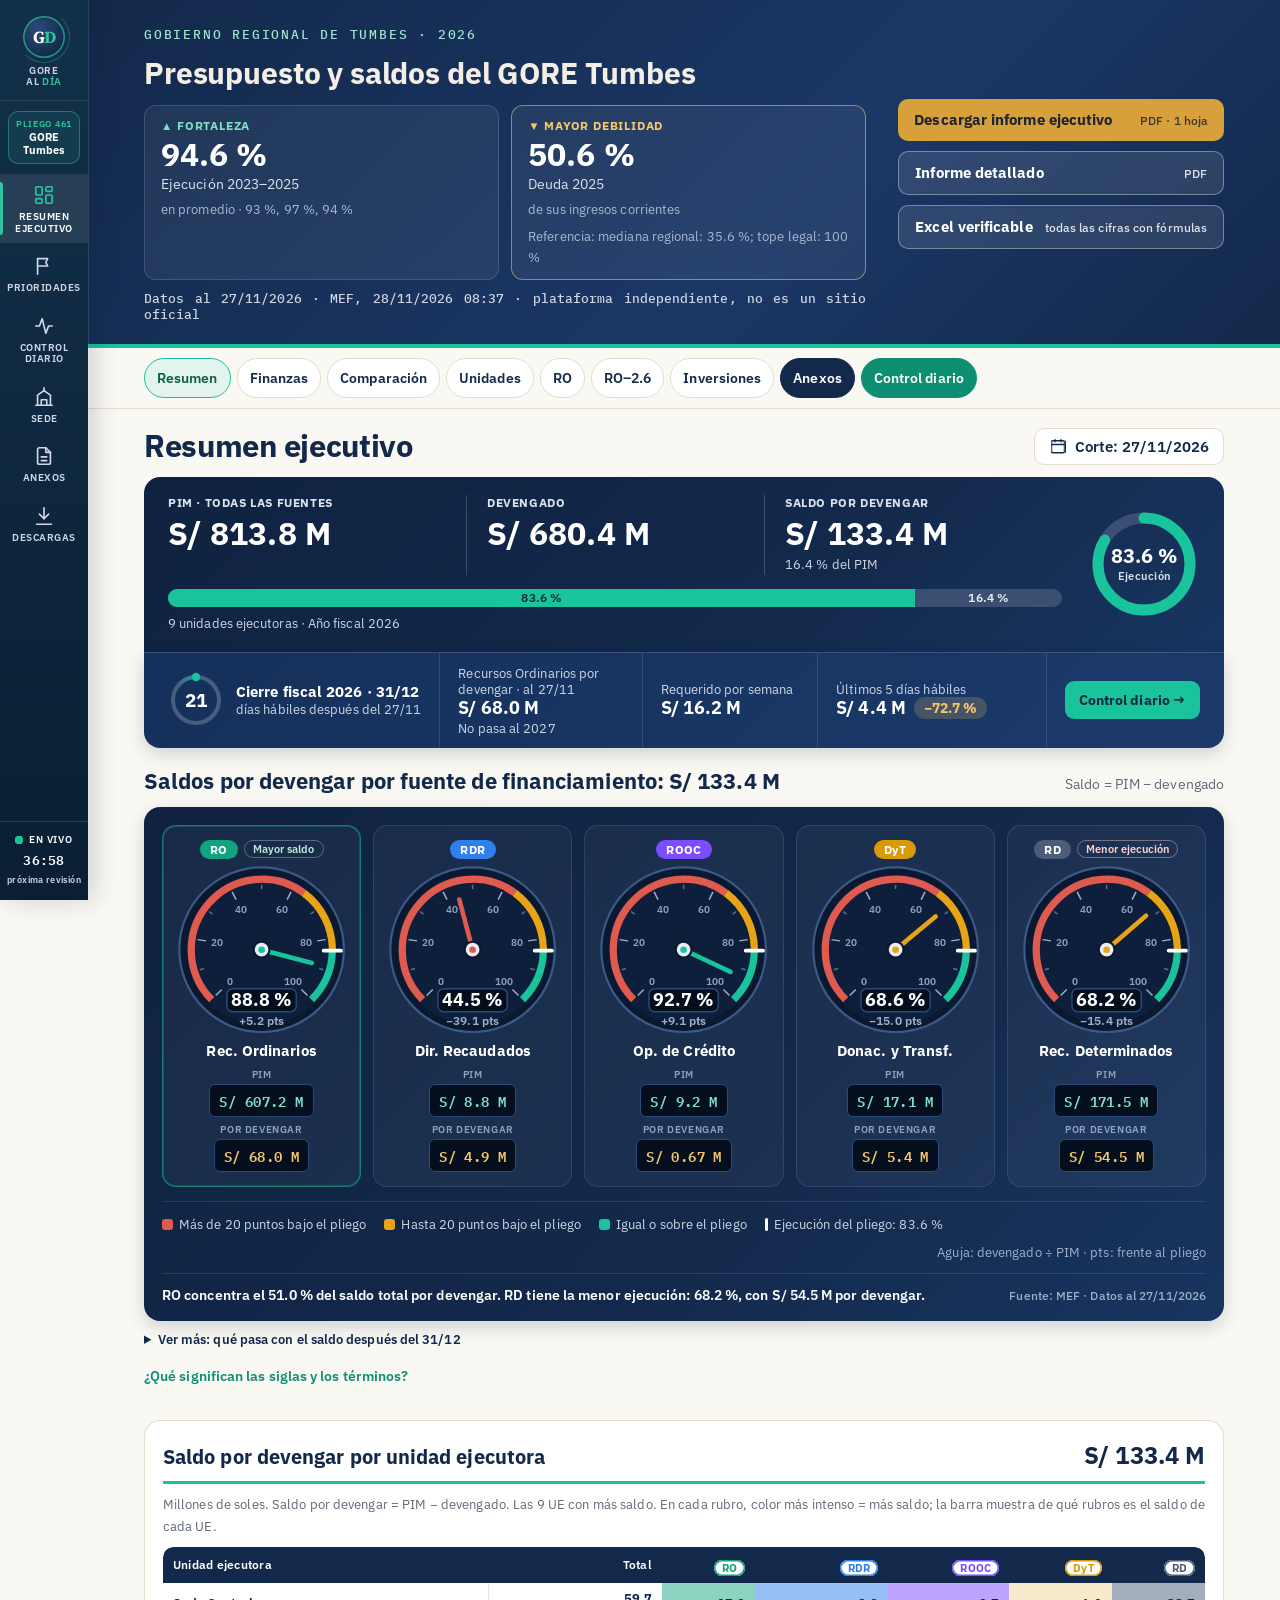
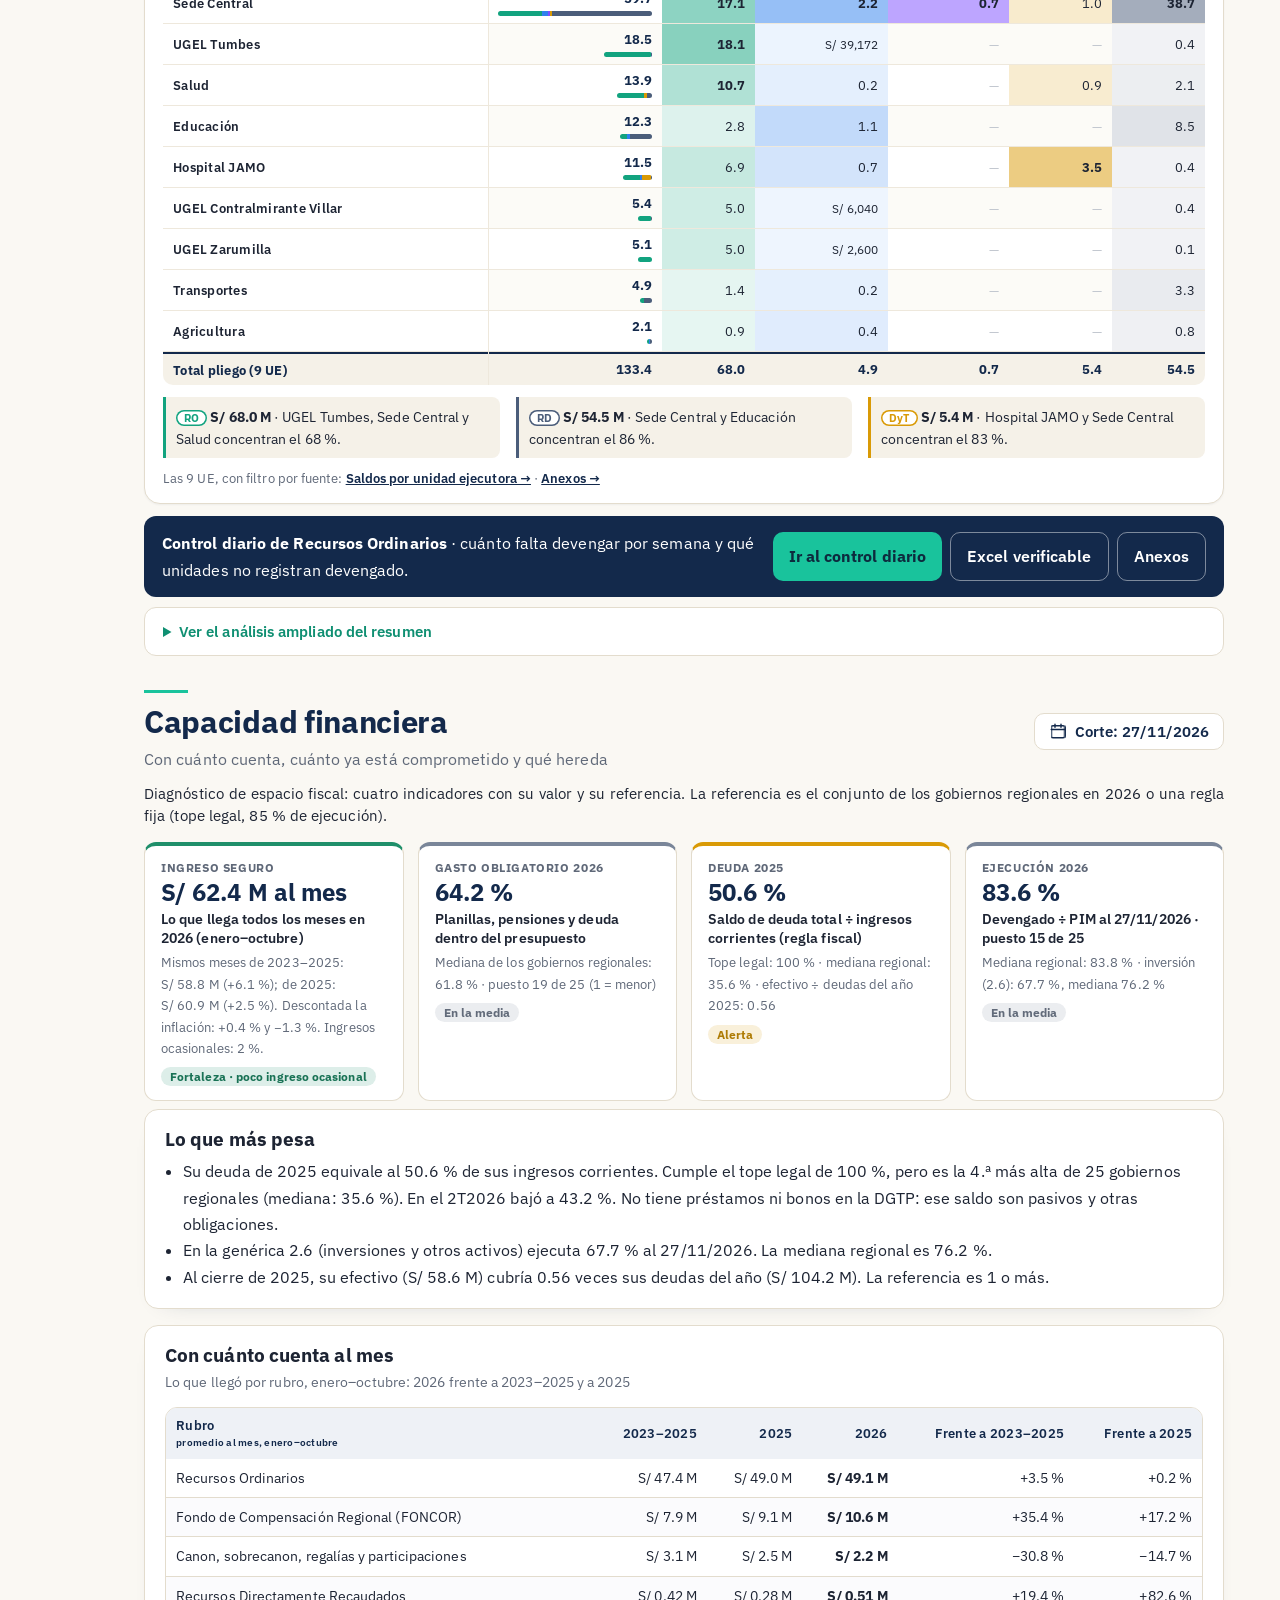
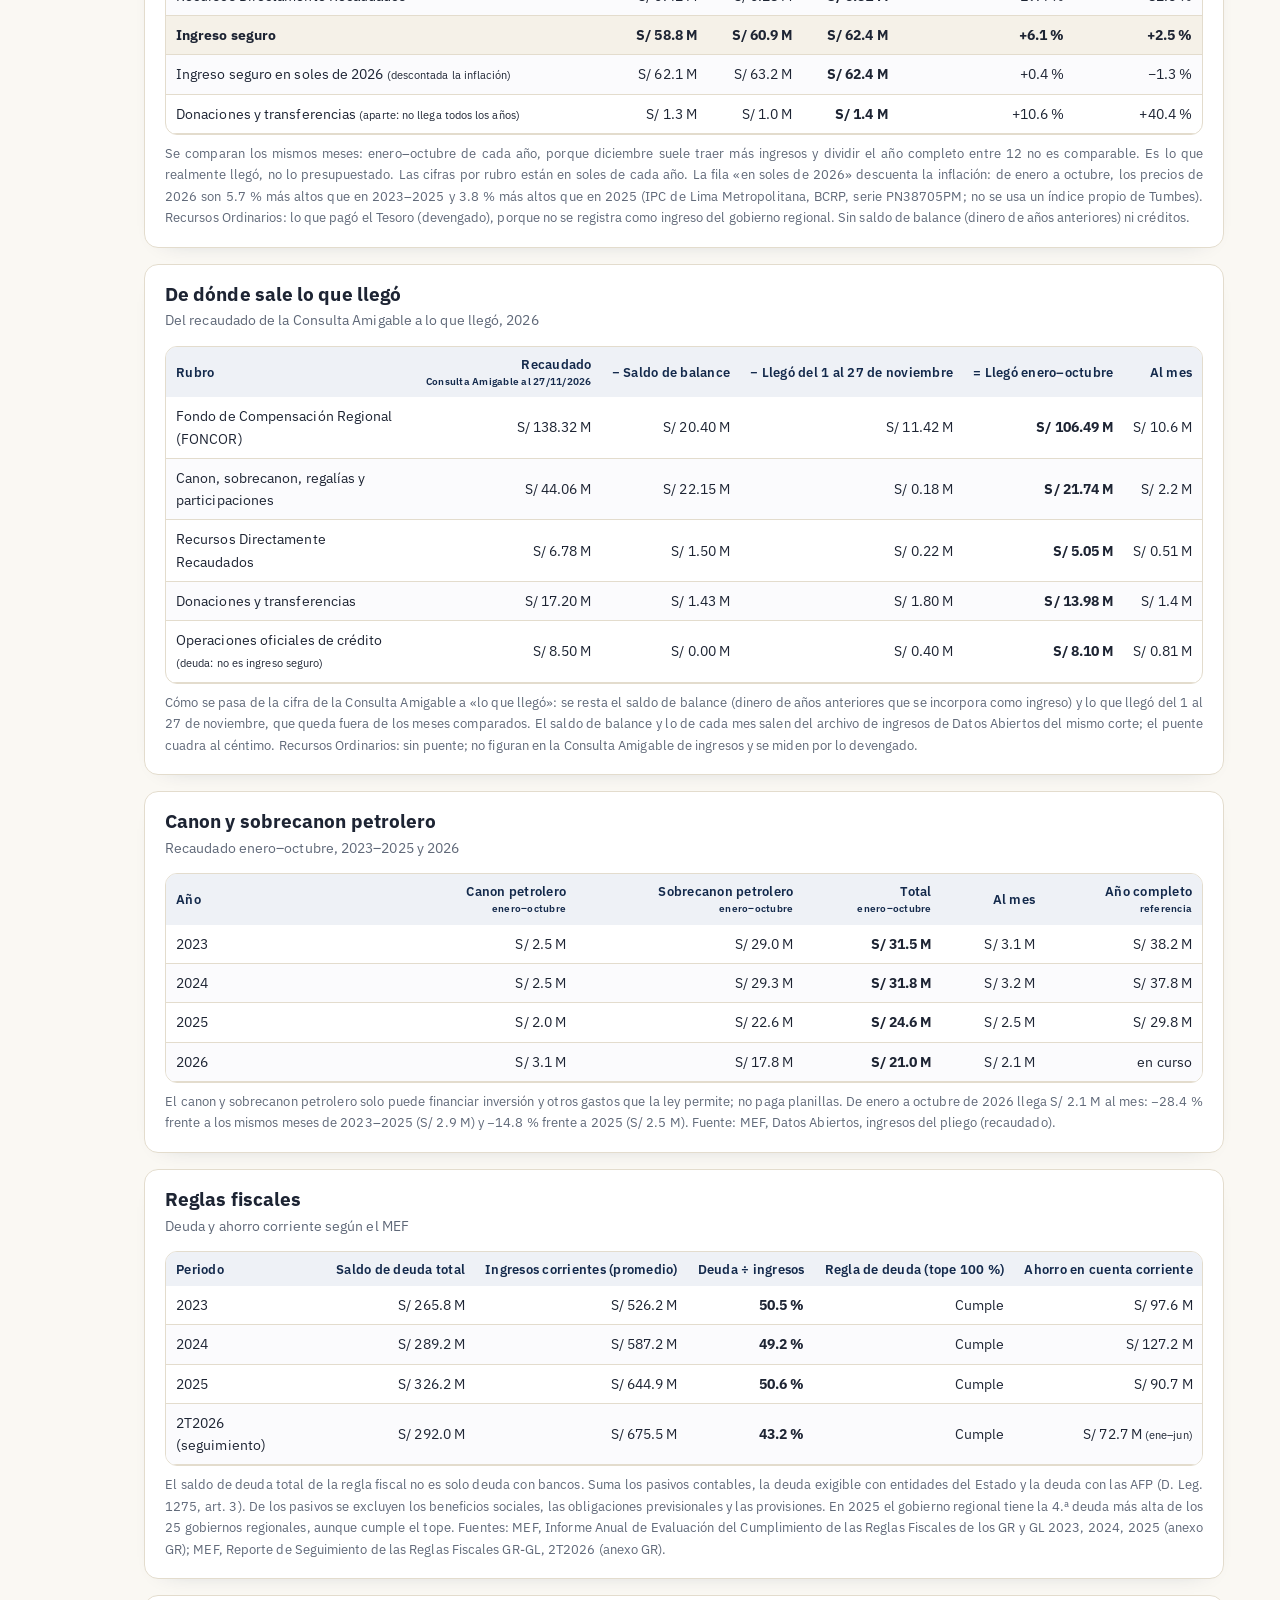
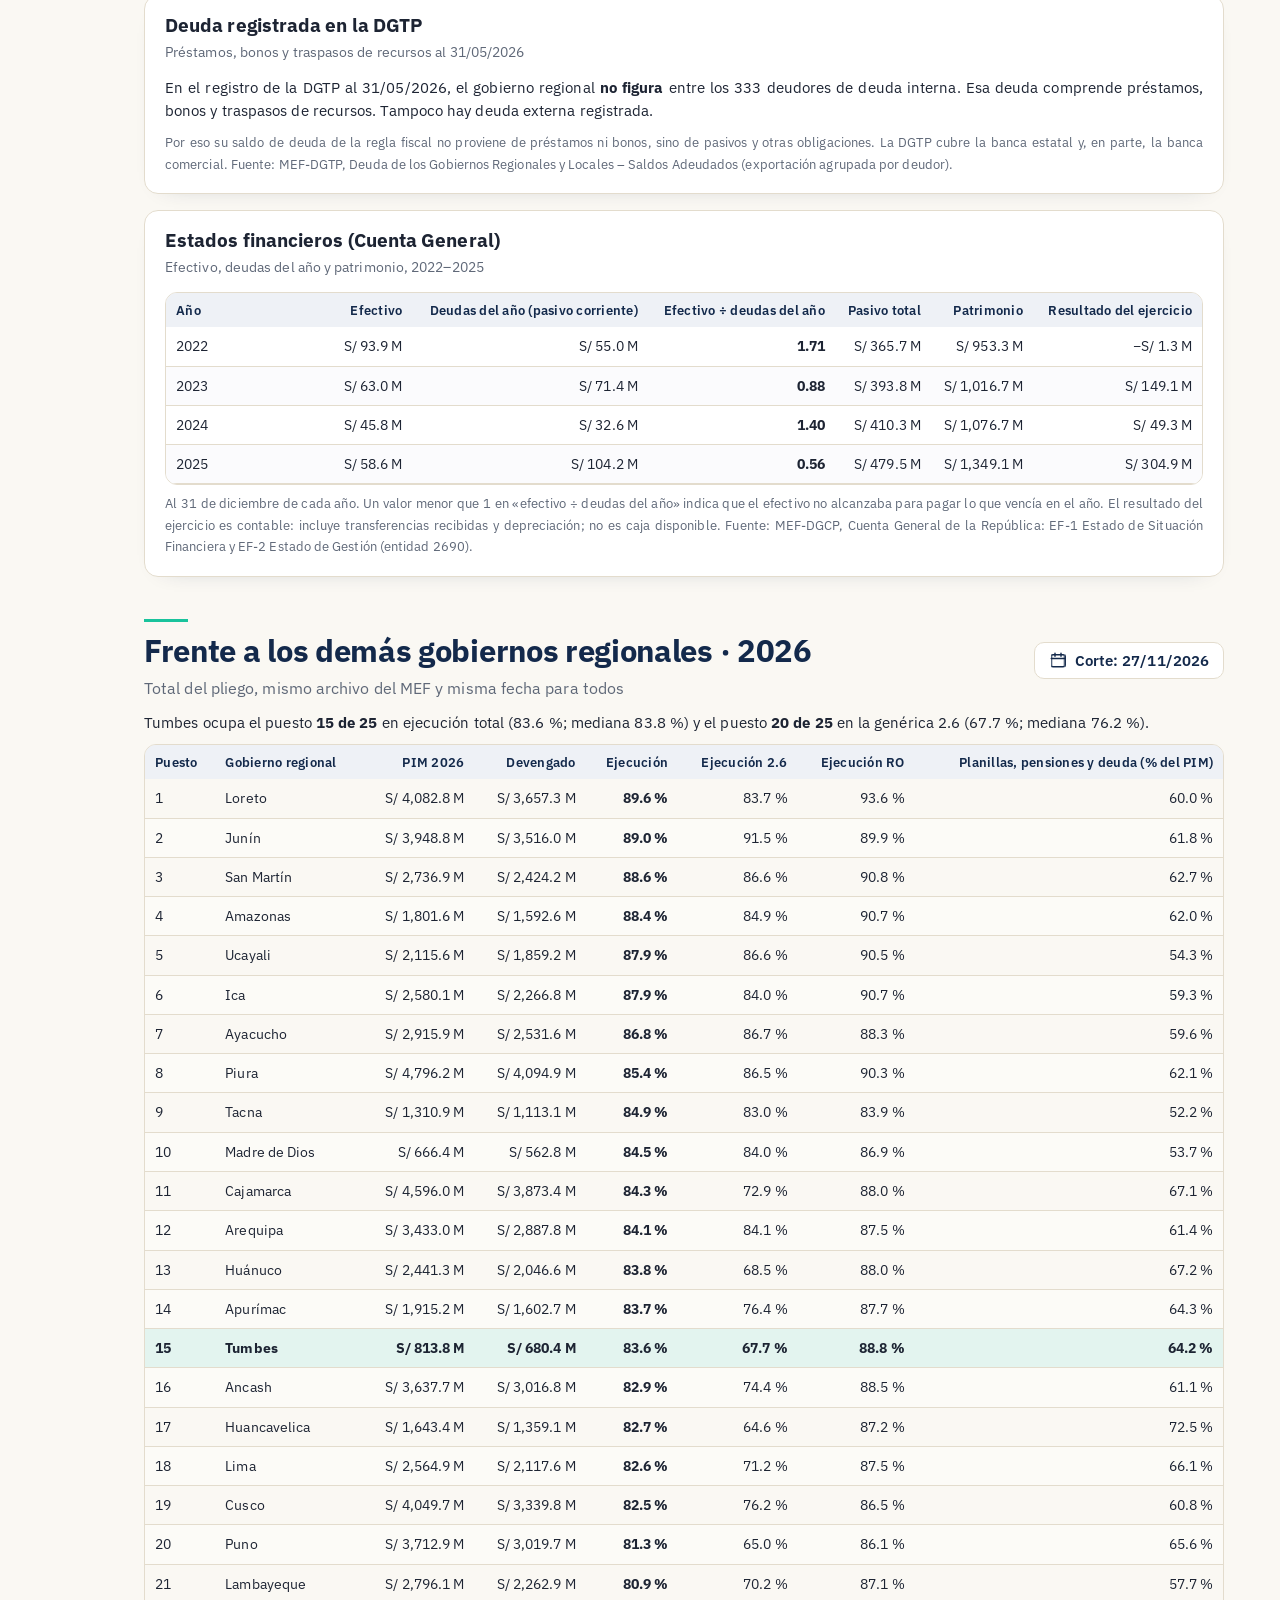
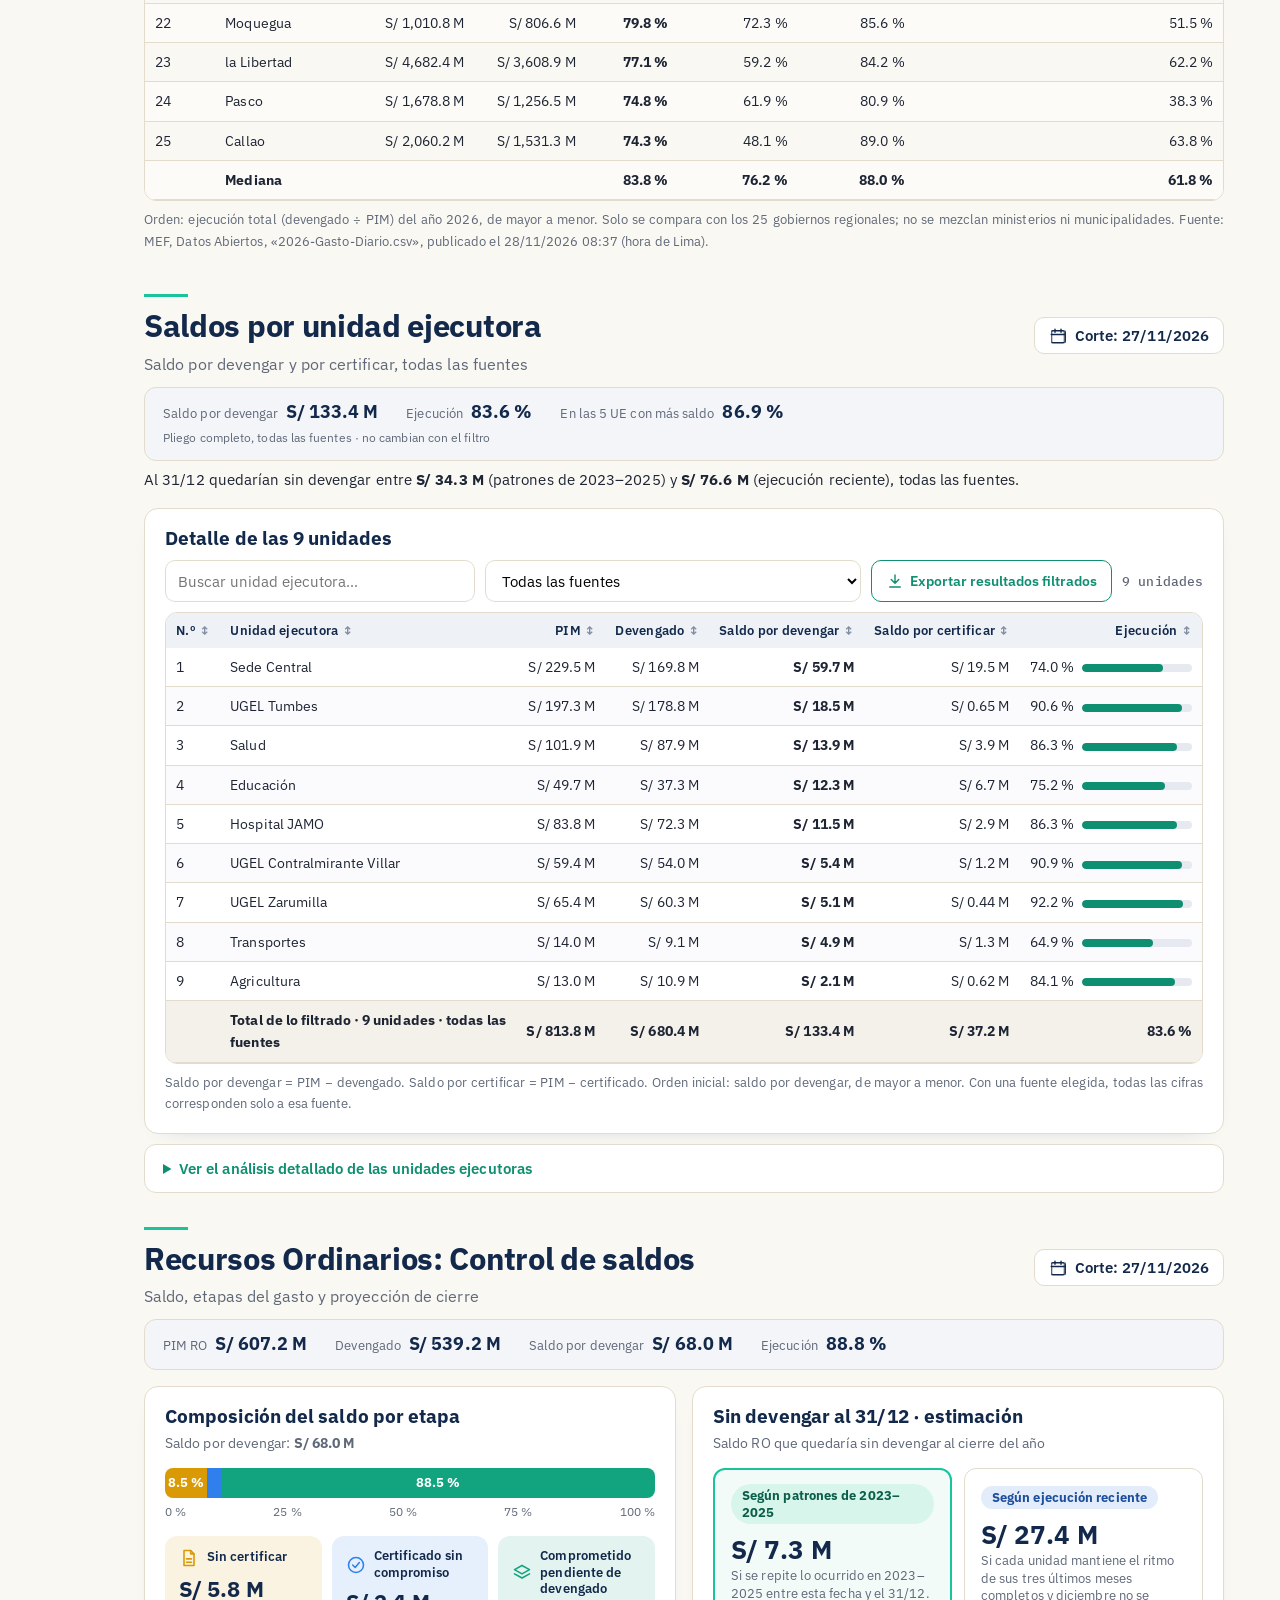
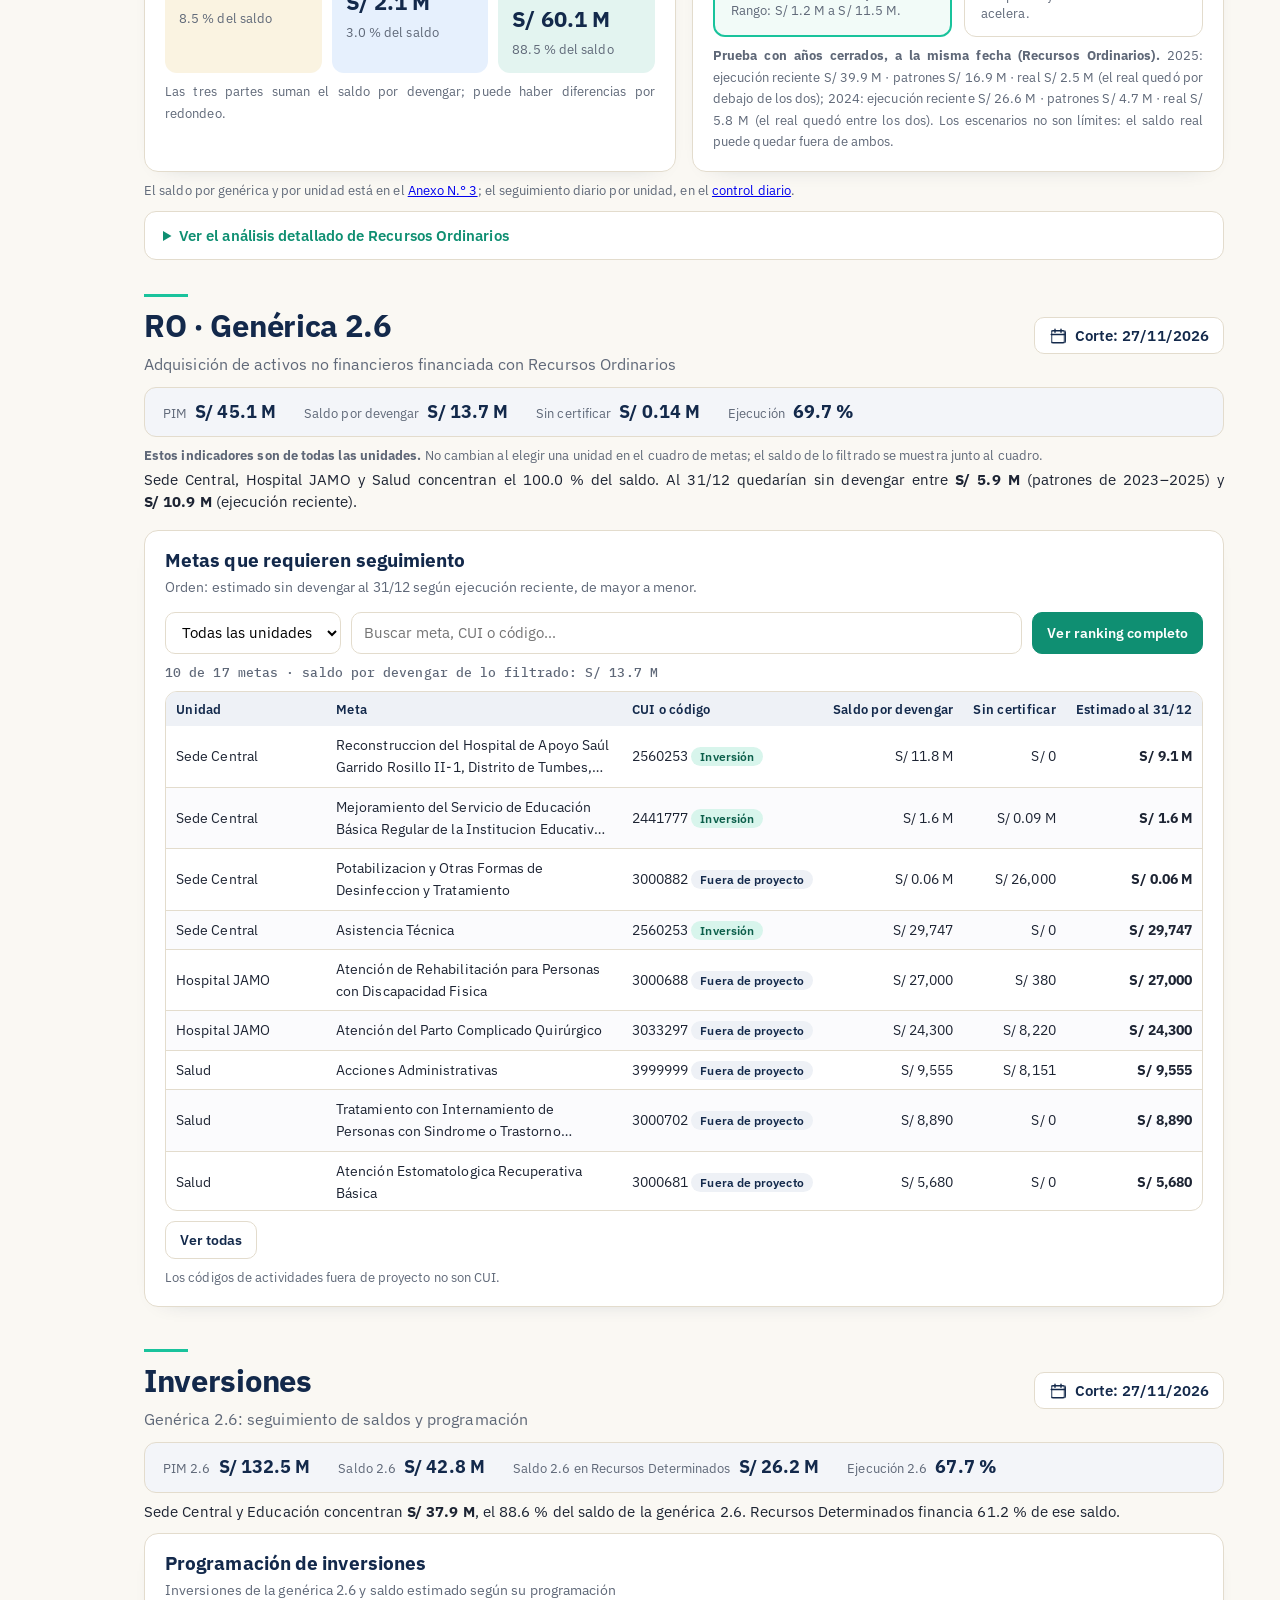
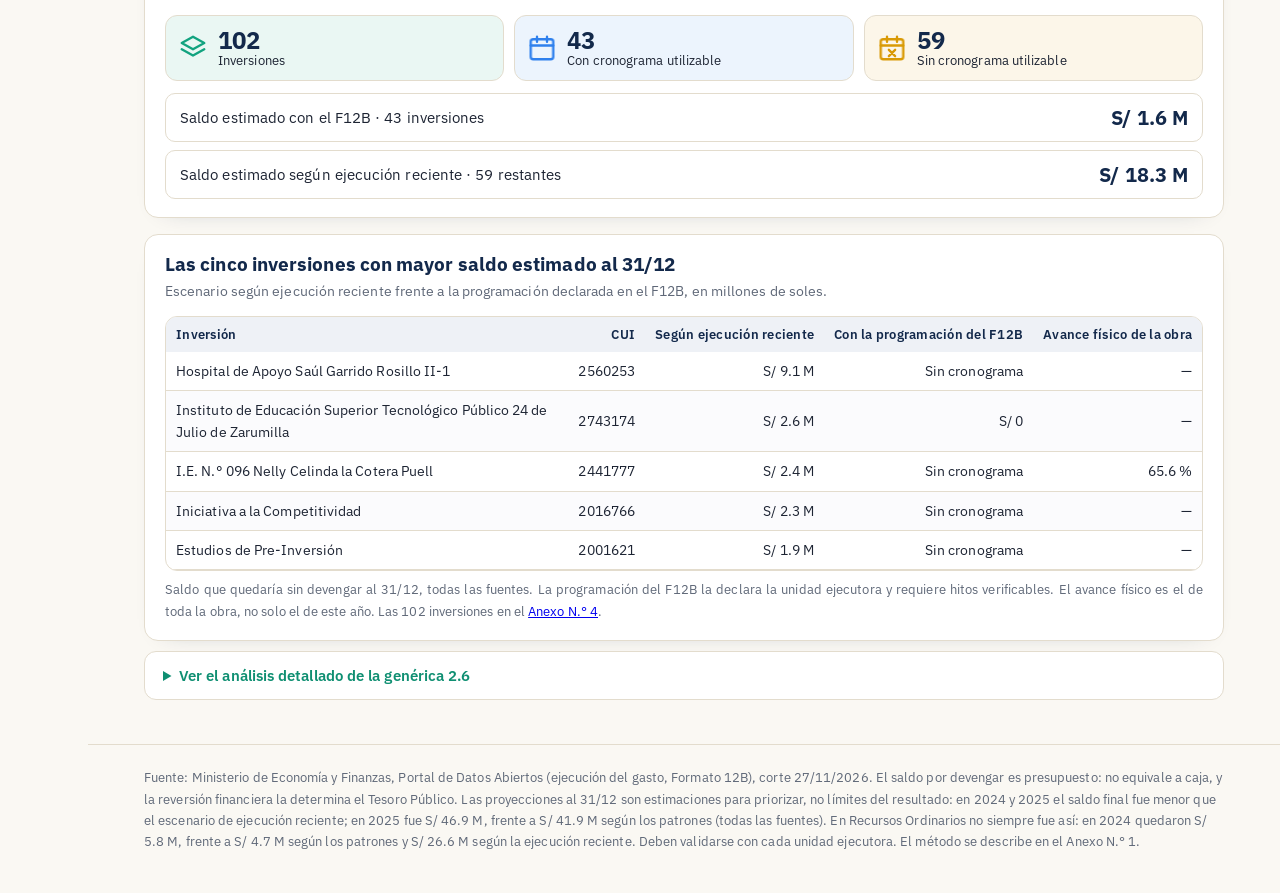
<file: index.html>
<!doctype html>
<html lang="es"><head><meta charset="utf-8"><meta name="viewport" content="width=device-width,initial-scale=1,viewport-fit=cover">
<title>GORE al Día</title>
<meta name="description" content="Saldos y control diario de gobiernos regionales, con datos abiertos del MEF.">
<meta name="robots" content="noindex">
<link rel="preconnect" href="https://fonts.googleapis.com"><link rel="stylesheet" href="https://fonts.googleapis.com/css2?family=Source+Serif+4:wght@700&family=IBM+Plex+Sans:wght@400;600&family=IBM+Plex+Mono:wght@500&display=swap">
<link rel="icon" href="data:image/svg+xml,%3Csvg xmlns=%22http://www.w3.org/2000/svg%22 viewBox=%220 0 16 16%22%3E%3Ccircle cx=%228%22 cy=%228%22 r=%227%22 fill=%22%2313294b%22/%3E%3C/svg%3E">
<style>
:root{--bg:#f7f6f2;--ink:#1d2433;--muted:#5f6878;--line:#e2ded3;--acento:#2fc4a0}
*{box-sizing:border-box}
body{margin:0;min-height:100vh;display:flex;flex-direction:column;background:var(--bg);color:var(--ink);font:16px/1.6 "IBM Plex Sans","Segoe UI",Arial,sans-serif}
header{background:linear-gradient(135deg,#0a1f33 0%,#1b4a5e 100%);color:#fff;padding:64px 18px 70px;position:relative}
header:after{content:"";position:absolute;left:0;right:0;bottom:0;height:6px;background:var(--acento)}
.w{max-width:860px;margin:0 auto}
.eb{font:500 12px "IBM Plex Mono",monospace;letter-spacing:.12em;text-transform:uppercase;color:var(--acento)}
h1{font:700 clamp(38px,7vw,64px)/1.04 "Source Serif 4",Georgia,serif;margin:10px 0 14px}
h1 span{color:var(--acento)}
header p{margin:0;max-width:60ch;color:#d6dde8;font-size:18px}
main{flex:1;padding:40px 18px}
.caja{background:#fff;border:1px solid var(--line);border-radius:14px;padding:22px 24px;display:grid;gap:10px}
.caja h2{margin:0;font:600 19px/1.3 "IBM Plex Sans",sans-serif}
.caja p{margin:0;color:var(--muted)}
footer{padding:20px 18px;color:var(--muted);font-size:13px;border-top:1px solid var(--line)}
</style>
<meta property="og:type" content="website"><meta property="og:site_name" content="GORE al Día"><meta property="og:title" content="GORE al Día"><meta property="og:description" content="Saldos y control diario de gobiernos regionales, con datos abiertos del MEF."><meta property="og:url" content="https://gorealdia.github.io/"><meta property="og:image" content="https://gorealdia.github.io/herramientas/compartir.png"><meta property="og:image:width" content="1200"><meta property="og:image:height" content="630"><meta property="og:locale" content="es_PE"><meta name="twitter:card" content="summary_large_image">
<link rel="stylesheet" href="/herramientas/marco.css"><script src="/herramientas/portal.js"></script><script src="/herramientas/marco.js"></script>
</head><body>
<header><div class="w"><div class="eb">Gobiernos regionales · Perú</div><h1>GORE al <span>Día</span></h1><p>Saldos, proyección al cierre y control diario de los gobiernos regionales y de sus unidades ejecutoras, con datos abiertos del MEF.</p></div></header>
<main><div class="w"><div class="caja"><h2>Acceso a su portal</h2><p>Cada entidad tiene su propio portal y entra con el enlace que se le entregó. Si no lo tiene, solicítelo a quien le presta el servicio.</p></div></div></main>
<footer><div class="w">GORE al Día · Plataforma independiente, no es un sitio oficial. Información pública del Estado peruano (MEF).</div></footer>
</body></html>
</file>
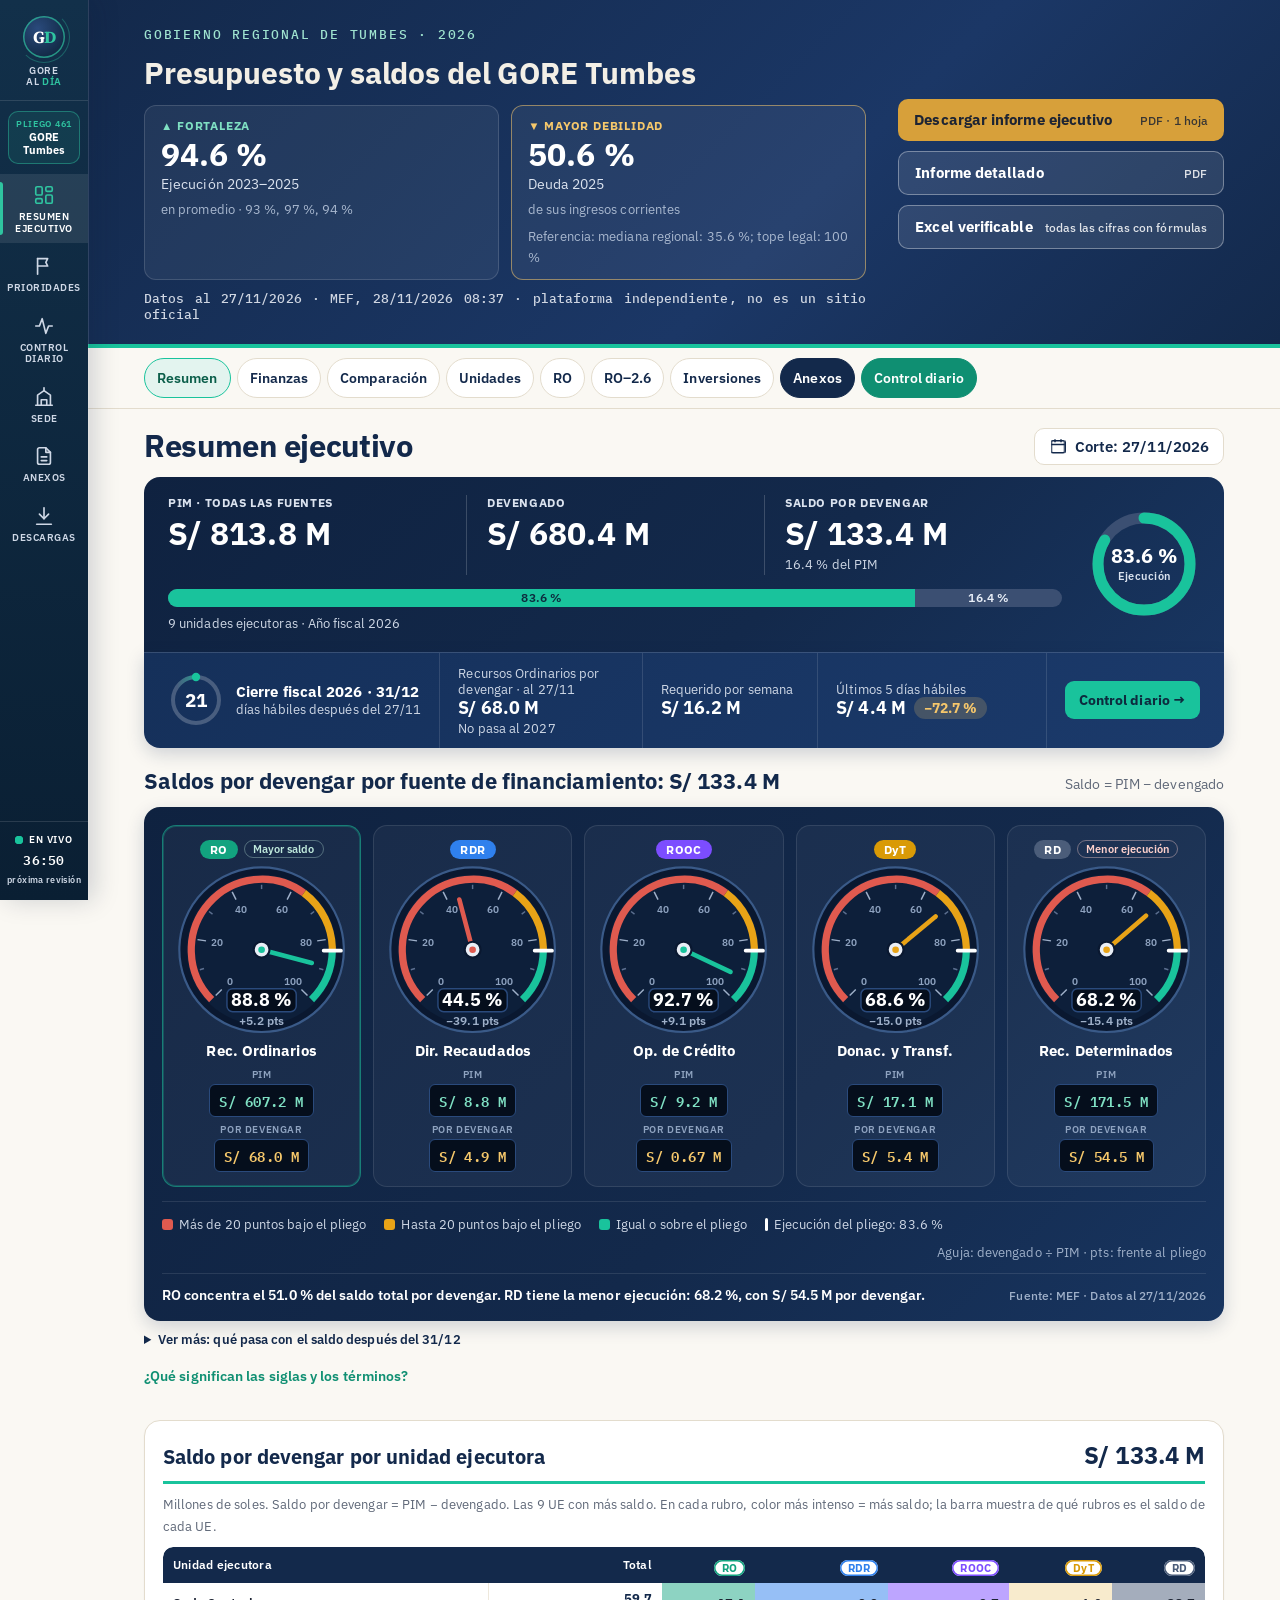
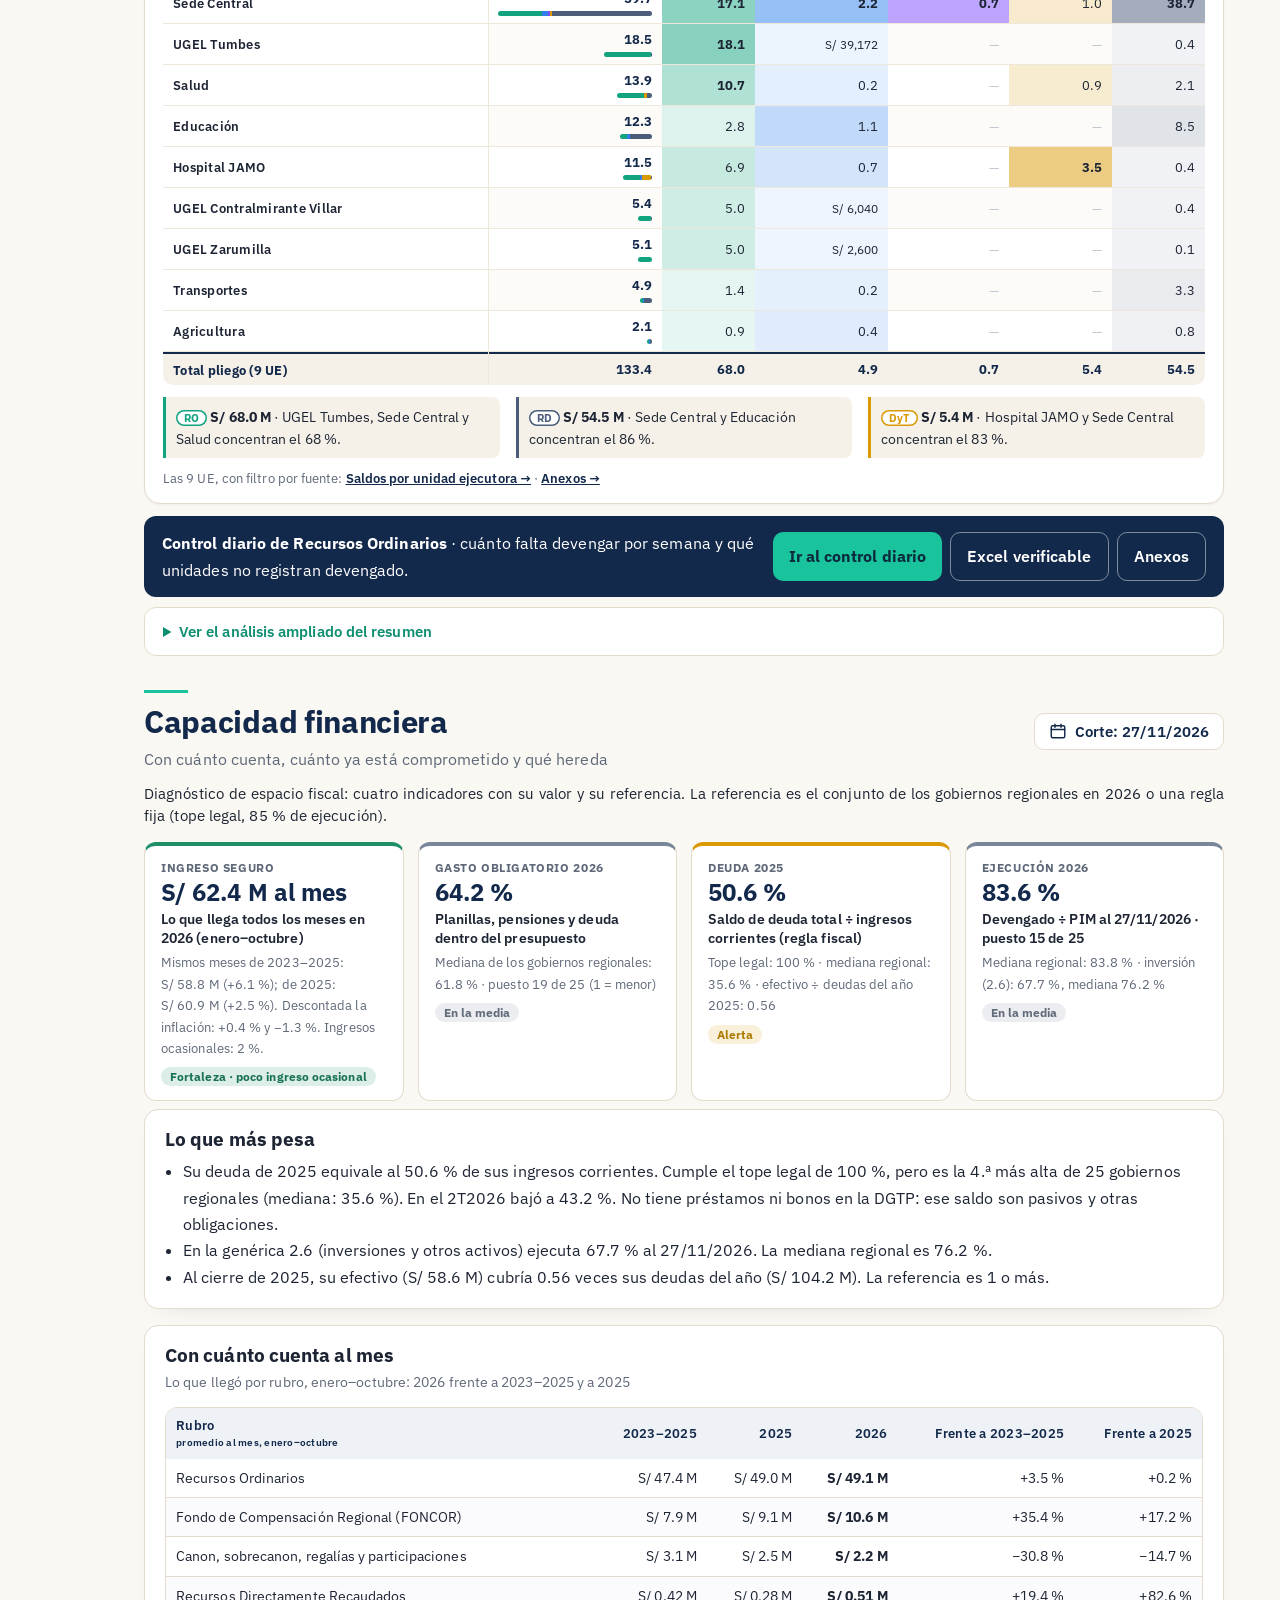
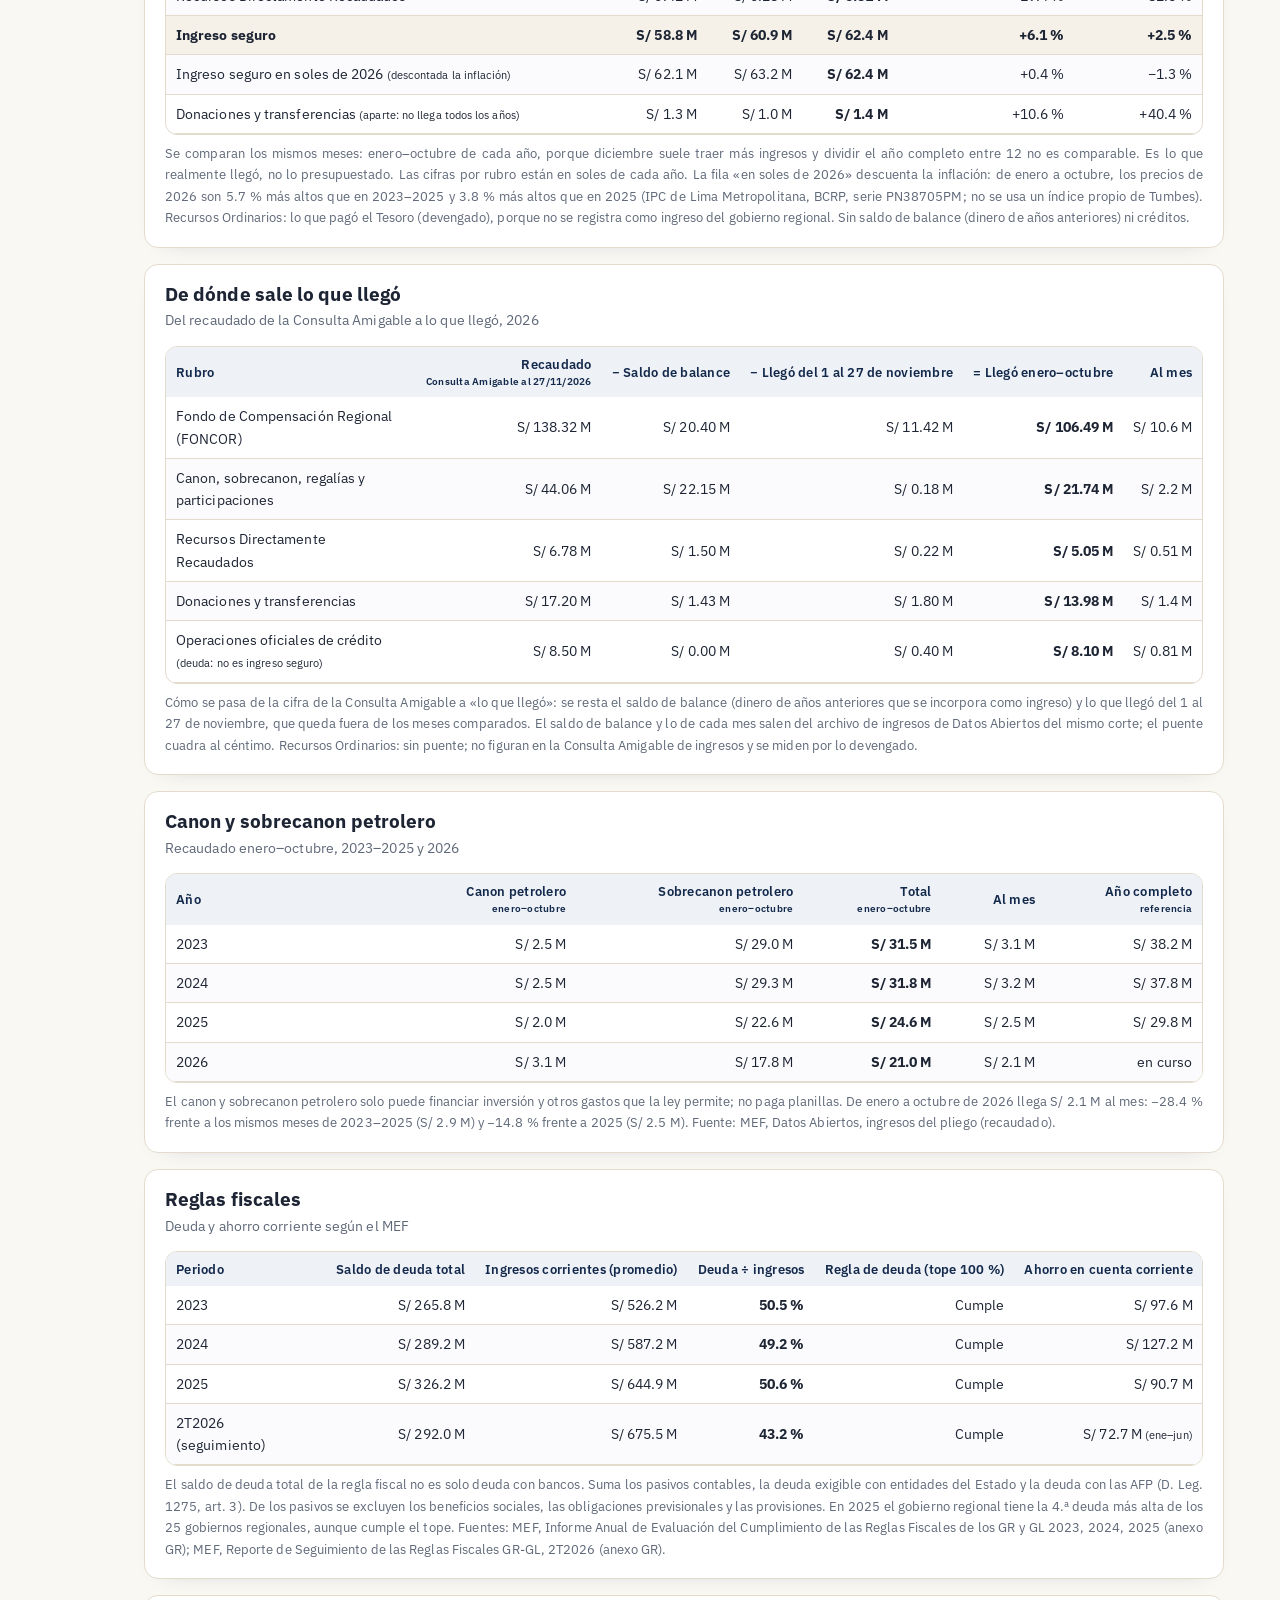
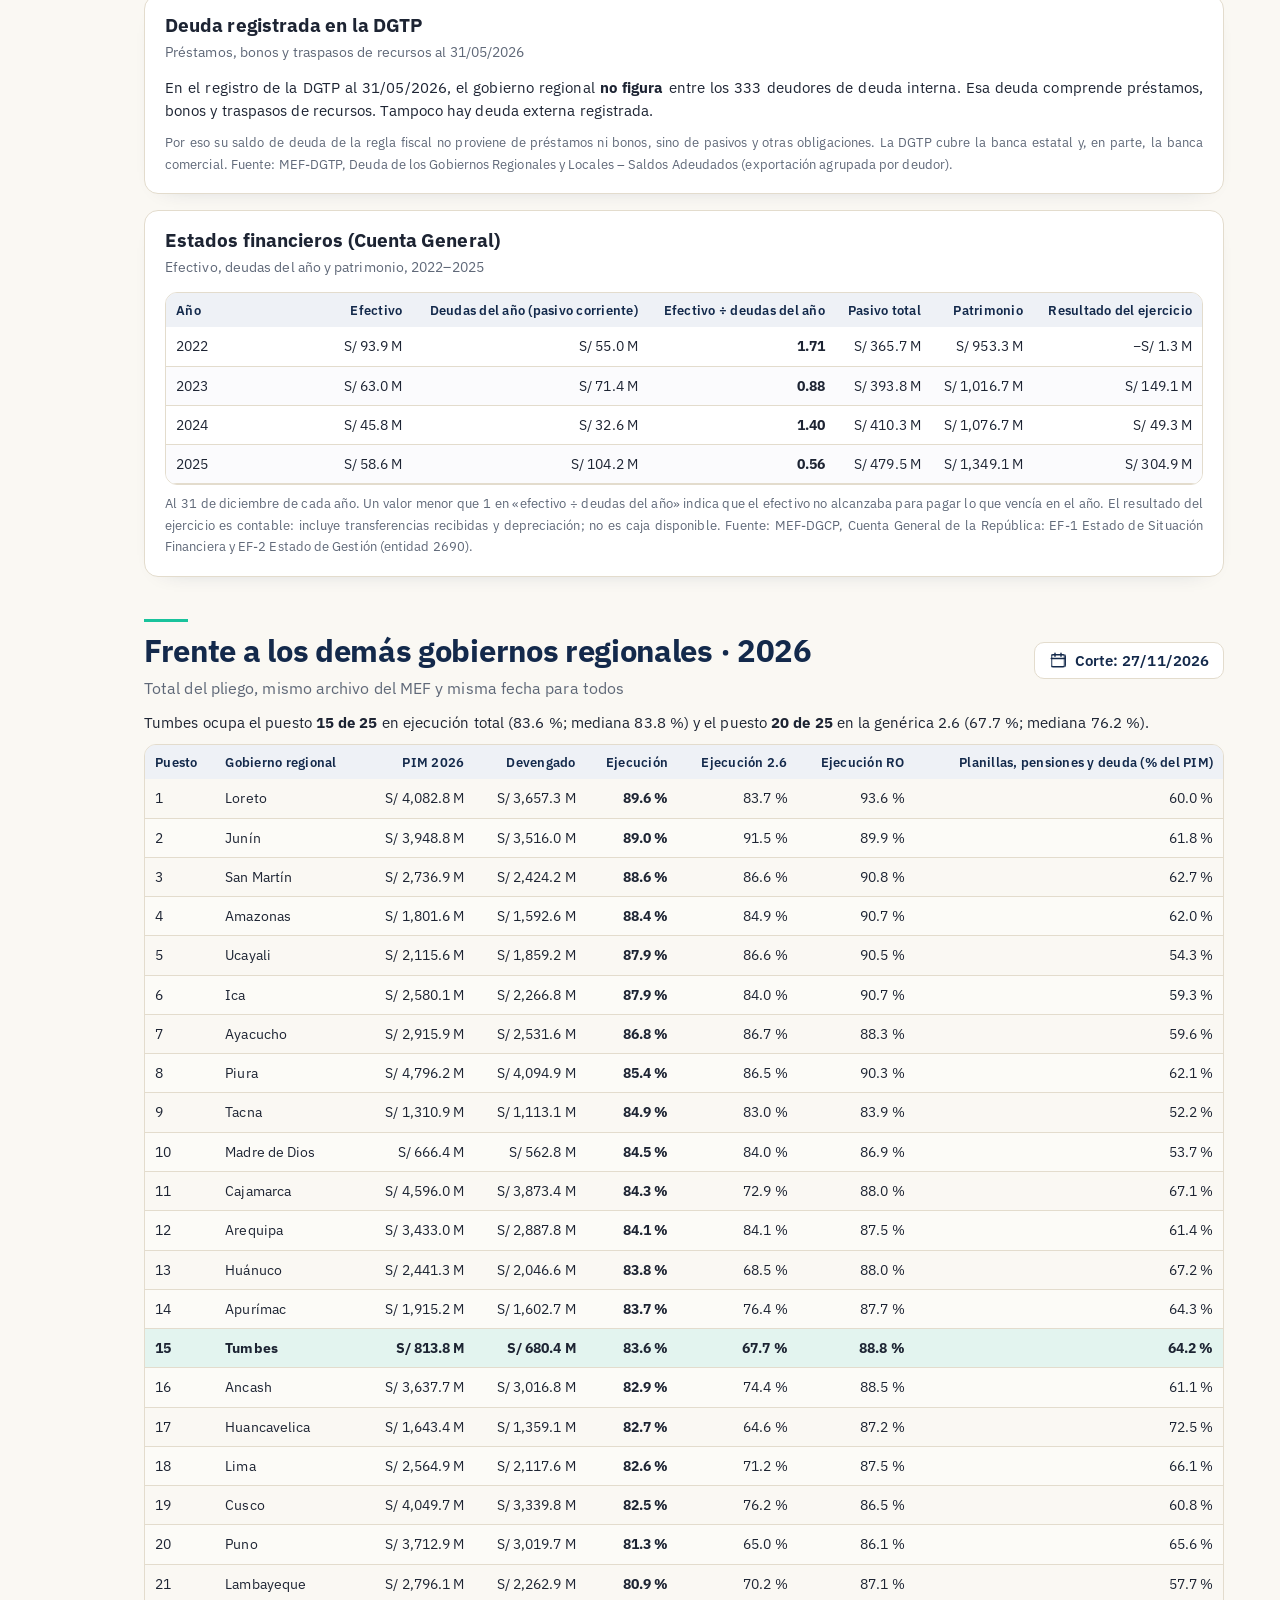
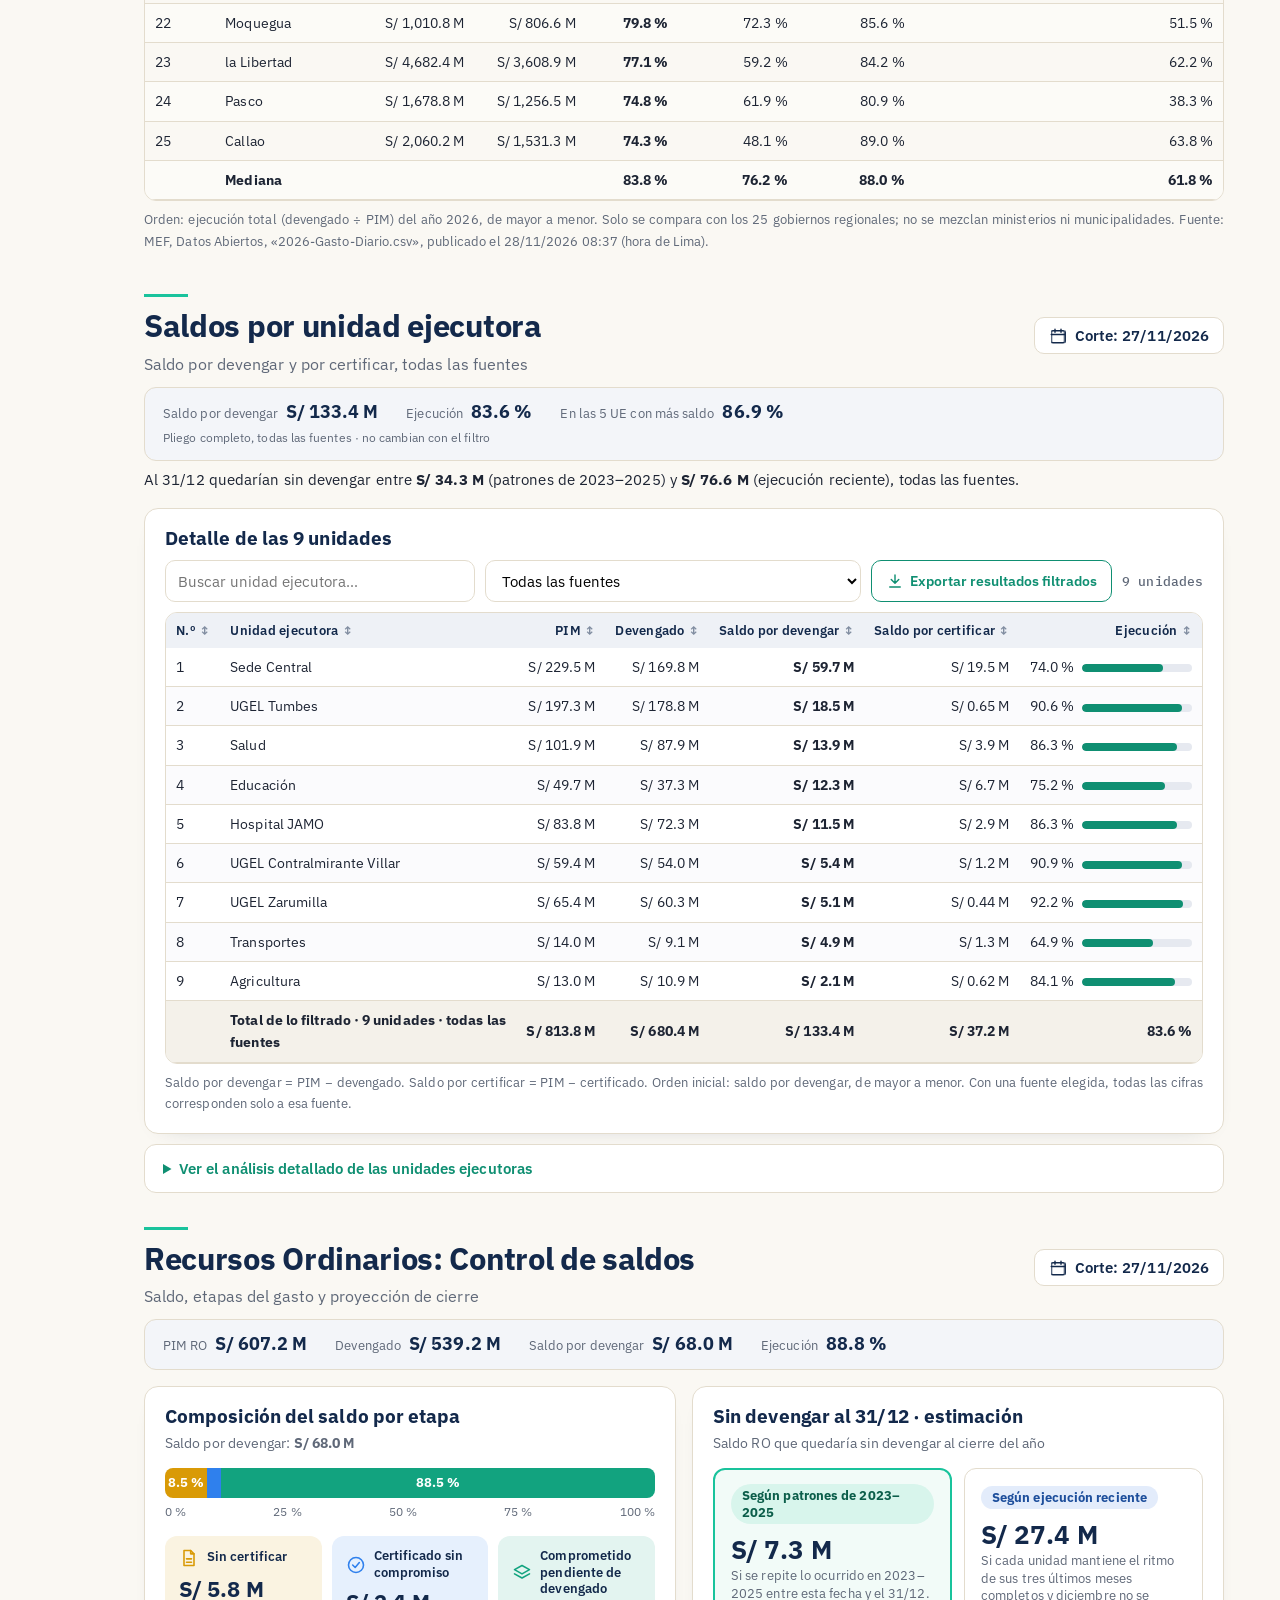
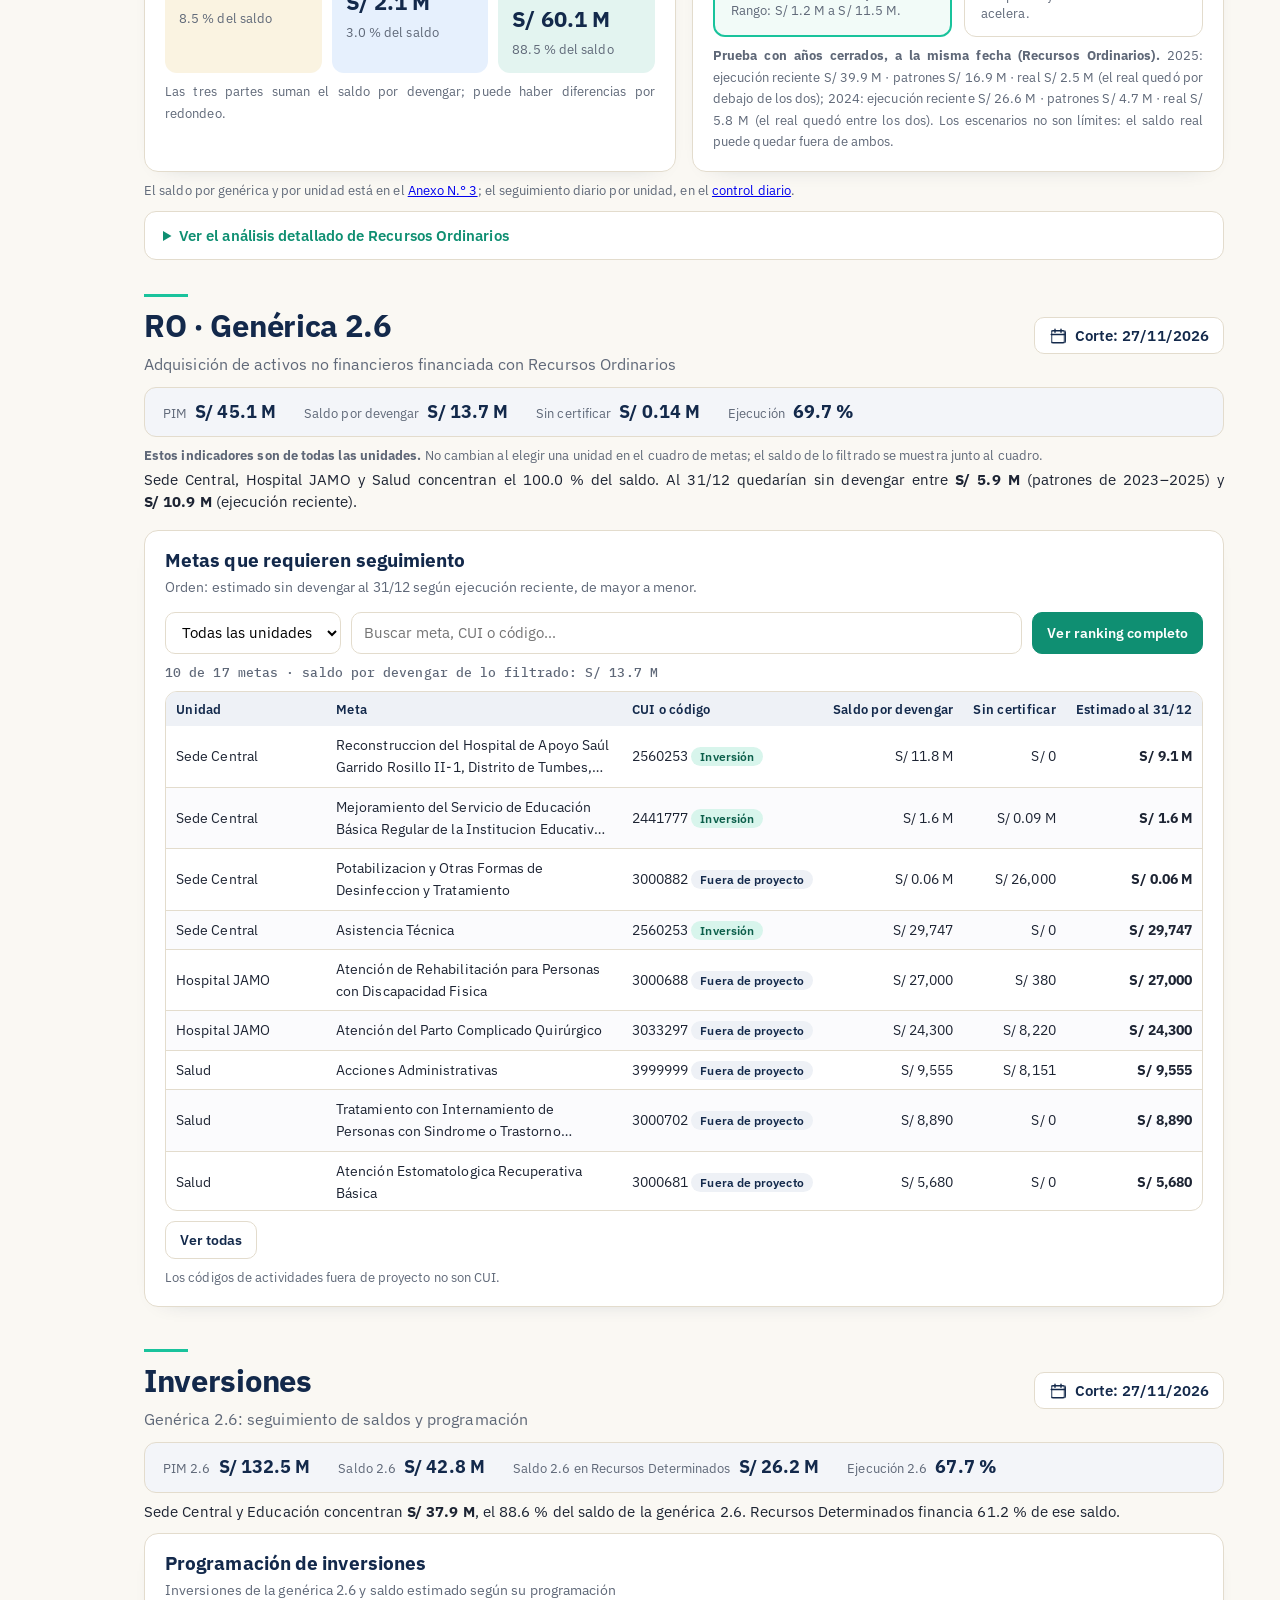
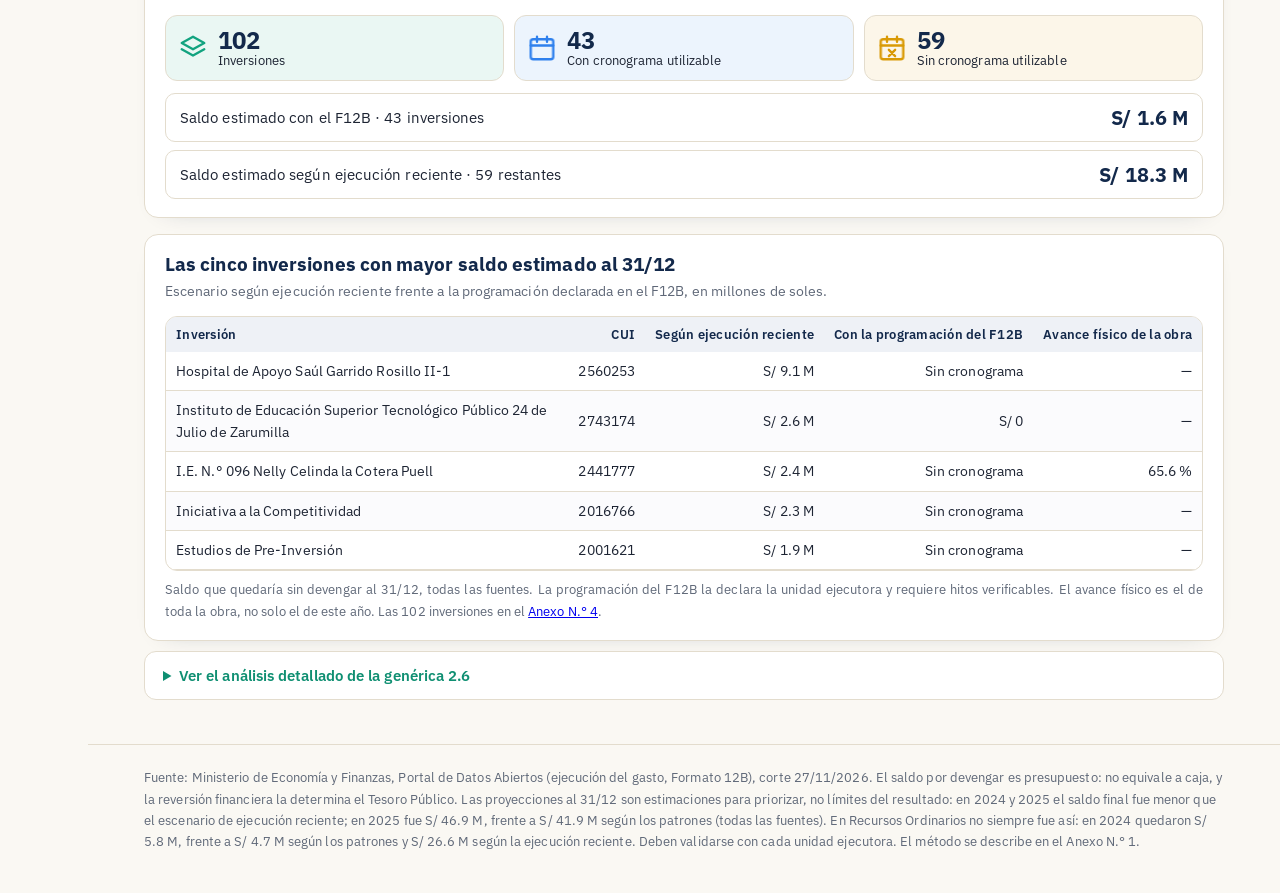
<file: goretumbes/index.html>
<!doctype html><html lang="es"><head><meta charset="utf-8"><meta name="viewport" content="width=device-width, initial-scale=1"><meta name="ctx-csv" content="[&quot;Ámbito: Gobierno Regional del Departamento de Tumbes, pliego 461&quot;, &quot;Corte: 27/11/2026&quot;, &quot;Fuente: Ministerio de Economía y Finanzas, Datos Abiertos (ejecución del gasto y Formato 12B)&quot;, &quot;Importes en soles&quot;]"><title>Presupuesto y saldos del GORE Tumbes al 27/11/2026</title><meta name="description" content="Saldos por ejecutar del Gobierno Regional del Departamento de Tumbes y sus unidades ejecutoras, Recursos Ordinarios, genérica 2.6 y proyección al cierre.">
<link rel="preconnect" href="https://fonts.googleapis.com"><link rel="stylesheet" href="https://fonts.googleapis.com/css2?family=Source+Serif+4:wght@600;700&family=IBM+Plex+Sans:wght@400;600&family=IBM+Plex+Mono:wght@500;600&display=swap"><style>
:root{--bg:#faf8f3;--card:#fff;--ink:#1d2433;--muted:#5f6878;--line:#e3dccd;--soft:#f5f1e8;--navy:#13294b;--gold:#d7a03a;--gold-soft:#f6e6c4;
--f-d:"Source Serif 4",Georgia,serif;--f-t:"IBM Plex Sans","Segoe UI",Arial,sans-serif;--f-m:"IBM Plex Mono",Consolas,monospace;color-scheme:light}
*{box-sizing:border-box}html{scroll-behavior:smooth;scroll-padding-top:70px}
body{margin:0;background:var(--bg);color:var(--ink);font:16px/1.6 var(--f-t);-webkit-text-size-adjust:100%}
.wrap{max-width:1120px;margin:0 auto;padding:0 20px}
header.cab{background:var(--navy);color:#f3efe6;padding:34px 0 26px;border-bottom:4px solid var(--gold)}
.eyebrow{font:500 11.5px/1.4 var(--f-m);letter-spacing:.09em;text-transform:uppercase;color:var(--gold)}
h1{font:700 clamp(26px,4vw,40px)/1.15 var(--f-d);margin:8px 0 10px}
.sub{color:#cfd6e2;max-width:760px;margin:0;text-align:left}
.meta{margin-top:14px;font:500 12.5px var(--f-m);color:#cfd6e2}
nav.saltos{position:sticky;top:0;z-index:5;background:rgba(250,248,243,.96);backdrop-filter:blur(6px);border-bottom:1px solid var(--line)}
nav.saltos .wrap{display:flex;gap:6px;overflow-x:auto;padding:10px 20px;scrollbar-width:none}
nav.saltos a{flex:none;text-decoration:none;color:var(--navy);font:600 13.5px var(--f-t);padding:8px 12px;border-radius:999px;border:1px solid var(--line);background:#fff;min-height:40px;display:flex;align-items:center}
nav.saltos a.prim{background:var(--navy);color:#fff;border-color:var(--navy)}
section{padding:34px 0 8px}
h2{font:700 clamp(22px,3vw,28px)/1.2 var(--f-d);color:var(--navy);margin:0 0 6px}
h3{font:700 18px/1.3 var(--f-d);color:var(--navy);margin:26px 0 8px}
p{margin:0 0 14px;text-align:justify}
.kpis{display:grid;grid-template-columns:repeat(auto-fit,minmax(220px,1fr));gap:14px;margin:22px 0 10px}
.k{background:var(--card);border:1px solid var(--line);border-top:4px solid var(--navy);border-radius:12px;padding:16px 18px}
.k.oro{border-top-color:var(--gold)}
.k .v{font:700 28px/1.1 var(--f-d);color:var(--navy)}
.k .l{font-weight:600;margin-top:4px}
.k small{display:block;color:var(--muted);font-size:13px;margin-top:4px;line-height:1.4}
.tabla{background:#fff;border:1px solid var(--line);border-radius:12px;overflow-x:auto;margin:10px 0 6px}
table{border-collapse:collapse;width:100%;font-size:14px}
th{background:var(--navy);color:#fff;font:600 12.5px/1.3 var(--f-t);text-align:right;padding:10px 12px;position:sticky;top:0;white-space:nowrap}
th:first-child,td:first-child{text-align:left}
td{padding:9px 12px;border-bottom:1px solid var(--line);text-align:right;font-variant-numeric:tabular-nums;white-space:nowrap}
td.txt,th.txt{white-space:normal;min-width:220px;text-align:left}
tr.tot td{font-weight:700;background:var(--soft)}
.nota{font-size:13px;color:var(--muted);margin:4px 0 18px}
.graf{background:#fff;border:1px solid var(--line);border-radius:12px;padding:16px;margin:12px 0}
.barra{display:grid;grid-template-columns:minmax(120px,240px) 1fr 92px;gap:10px;align-items:center;margin:7px 0;font-size:13.5px}
.barra .b{height:16px;background:var(--soft);border-radius:4px;overflow:hidden}
.barra .b i{display:block;height:100%;background:var(--navy)}
.barra .b i.g{background:var(--gold)}
.barra .n{text-align:right;font:600 13px var(--f-m)}
ol.rec{padding-left:22px;max-width:900px}ol.rec li{margin-bottom:14px;text-align:justify}
.descargas{display:flex;flex-wrap:wrap;gap:10px;margin:14px 0}
.btn{display:inline-flex;align-items:center;gap:8px;min-height:44px;padding:10px 16px;border-radius:10px;background:var(--navy);color:#fff;text-decoration:none;font-weight:600}
.btn.sec{background:#fff;color:var(--navy);border:1px solid var(--line)}
.tabs{display:flex;flex-wrap:wrap;gap:6px;margin:16px 0}
.tabs button{font:600 13.5px var(--f-t);border:1px solid var(--line);background:#fff;color:var(--navy);border-radius:999px;padding:9px 14px;min-height:42px;cursor:pointer}
.tabs button[aria-selected=true]{background:var(--navy);color:#fff;border-color:var(--navy)}
.buscar{display:flex;gap:10px;align-items:center;flex-wrap:wrap;margin:8px 0}
.buscar input{flex:1;min-width:220px;font:15px var(--f-t);padding:11px 14px;border:1px solid var(--line);border-radius:10px;background:#fff}
.buscar span{font:500 13px var(--f-m);color:var(--muted)}
th.ord{cursor:pointer}th.ord::after{content:" ↕";opacity:.5}th.asc::after{content:" ↑";opacity:1}th.desc::after{content:" ↓";opacity:1}
.anexo-desc{color:var(--muted);font-size:14px;margin:0 0 8px}
.res-cab{display:flex;justify-content:space-between;align-items:flex-start;gap:14px;flex-wrap:wrap;margin-bottom:16px}
.res-cab .sub2{color:var(--muted);margin:2px 0 0}
.corte{text-align:right}.corte b{display:inline-flex;align-items:center;gap:8px;border:1px solid var(--line);background:#fff;border-radius:10px;padding:8px 14px;font:600 15px var(--f-t);color:var(--navy)}
.corte small{display:block;color:var(--muted);font-size:12.5px;margin-top:6px}
.hero{background:linear-gradient(135deg,#0f2240,#13294b 60%,#183560);color:#fff;border-radius:16px;padding:24px 26px;display:grid;grid-template-columns:1fr auto;gap:26px;align-items:center}
.hero .tres{display:grid;grid-template-columns:repeat(3,1fr)}
.hero .tres>div{padding:0 22px;border-left:1px solid rgba(255,255,255,.18)}.hero .tres>div:first-child{padding-left:0;border-left:0}
.hero .et{font:700 12.5px/1.3 var(--f-t);letter-spacing:.05em;text-transform:uppercase;color:#dbe3ef}
.hero .num{font:700 clamp(26px,3.4vw,38px)/1.15 var(--f-t);margin:8px 0 4px;white-space:nowrap}
.hero .ds{font-size:13.5px;color:#cfd8e6}
.hero .barra2{display:flex;height:20px;border-radius:999px;overflow:hidden;background:#3b4f72;margin:20px 0 10px;font:600 12px/20px var(--f-t)}
.hero .barra2 i{display:block;background:#19c39c;color:#0d2b3e;text-align:center;font-style:normal}.hero .barra2 span{flex:1;text-align:center;color:#e8eef7}
.hero .pie2{font-size:13px;color:#cfd8e6}
.anillo{width:150px;height:150px;position:relative}.anillo svg{transform:rotate(-90deg)}
.anillo div{position:absolute;inset:0;display:flex;flex-direction:column;align-items:center;justify-content:center}
.anillo b{font:700 27px/1 var(--f-t)}.anillo small{font-size:13px;color:#dbe3ef;margin-top:4px}
.fuentes-cab{display:flex;justify-content:space-between;align-items:baseline;gap:10px;flex-wrap:wrap;margin:30px 0 12px}
.fuentes-cab h3{margin:0;font:700 22px/1.2 var(--f-t)}
.nota-legal{margin:6px 0 0;font-size:13px;color:var(--muted)}.nota-legal summary{cursor:pointer;font-weight:600;color:var(--navy)}.nota-legal p{margin:6px 0 0}.fuentes-cab span{color:var(--muted);font-size:13.5px}
.fuentes{display:grid;grid-template-columns:repeat(auto-fit,minmax(196px,1fr));gap:14px}
.fte{background:#fff;border:1px solid var(--line);border-radius:14px;padding:16px;display:flex;flex-direction:column}
.fte.top{border:2px solid var(--navy);box-shadow:0 10px 26px -20px rgba(19,41,75,.6)}
.fte.bajo{border:2px solid #e3a59e}
.fte .badge.rojo{background:#fde3e0;color:#8c231a}
.fte .badge+.badge{margin-left:6px}
.fte .cierre{font-size:12.5px;line-height:1.35;color:var(--muted);margin-top:10px;padding-top:8px;border-top:1px dashed var(--line)}
.fte .cierre.ro{color:#8c231a;font-weight:600}
.fte .fc{display:flex;align-items:center;gap:8px;min-height:30px;flex-wrap:nowrap}.fte svg{flex:none;color:var(--c)}
.fte .sg{font:700 13px var(--f-t);padding:3px 9px;border-radius:999px;background:color-mix(in srgb,var(--c) 16%,#fff);color:color-mix(in srgb,var(--c) 75%,#000)}
.fte .badge{margin-left:auto;font:600 10.5px var(--f-t);padding:2px 7px;border-radius:999px;background:#e6ebf3;color:var(--navy);white-space:nowrap}
.fte h4{font:700 15px/1.25 var(--f-t);color:var(--navy);margin:10px 0 0;white-space:nowrap;overflow:hidden;text-overflow:ellipsis}
.fte .l2{font-size:13px;color:var(--muted);margin-top:8px}
.fte .mo{font:700 26px/1.15 var(--f-t);color:var(--navy);margin:2px 0 12px;white-space:nowrap}
.fte .fl{display:flex;justify-content:space-between;font-size:13.5px;padding:7px 0;border-top:1px solid var(--line)}
.fte .fl b{font-weight:600}
.fte .bar{height:9px;background:#e6e9f0;border-radius:999px;overflow:hidden;margin-top:6px}.fte .bar i{display:block;height:100%;background:var(--c);border-radius:999px}
.idea{display:flex;align-items:center;gap:12px;background:#e3f4ef;border-radius:12px;padding:13px 16px;margin:16px 0 6px;font:600 15.5px var(--f-t);color:var(--navy)}
.idea svg{flex:none;color:#1f6f68}
@media(max-width:820px){.hero{grid-template-columns:1fr;padding:20px}.hero .tres{grid-template-columns:1fr;gap:14px}.hero .tres>div{padding:0;border-left:0}.anillo{display:none}.corte{text-align:left}.fte h4{white-space:normal}}
footer{margin-top:40px;border-top:1px solid var(--line);padding:22px 0 40px;color:var(--muted);font-size:13px}

/* —— capa premium: escala tipográfica modular (1.25), ritmo vertical de 8 px y detalles editoriales —— */
:root{--s-1:.8rem;--s0:1rem;--s1:1.25rem;--s2:1.563rem;--s3:1.953rem;--s4:2.441rem;--s5:3.052rem}
body{font-size:var(--s0);line-height:1.65;letter-spacing:.005em}
header.cab{padding:56px 0 40px;background:linear-gradient(135deg,#13294b 0%,#1b3766 60%,#13294b 100%)}
header.cab h1{font-size:clamp(var(--s3),5vw,var(--s5));letter-spacing:-.015em;line-height:1.08;max-width:22ch}
.eyebrow{font-size:var(--s-1);letter-spacing:.14em}
h2{font-size:clamp(var(--s2),3.4vw,var(--s3));letter-spacing:-.01em;padding-top:8px;border-top:1px solid var(--line);margin-top:8px}
h2::before{content:"";display:block;width:44px;height:3px;background:var(--gold);margin:0 0 14px}
h3{font-size:var(--s1)}
section{padding:48px 0 8px}
.k{padding:20px 22px;box-shadow:0 1px 0 rgba(19,41,75,.04),0 8px 24px -18px rgba(19,41,75,.35)}
.k .v{font-size:clamp(var(--s3),3.6vw,2.3rem);letter-spacing:-.02em;font-variant-numeric:lining-nums tabular-nums}
.k .l{font-size:var(--s0)}
p{hyphens:auto;-webkit-hyphens:auto}
.tabla{box-shadow:0 8px 24px -20px rgba(19,41,75,.4)}
th{letter-spacing:.02em}
tbody tr:nth-child(even) td{background:#fcfbf7}
tbody tr:hover td{background:var(--gold-soft)}
.nota{font-size:var(--s-1)}
.graf{padding:20px 22px}
/* policromía por bloque temático */
.t-ro{--tono:#a86a12;--tinte:#fbf3e4}.t-ro26{--tono:#1f6f68;--tinte:#e8f3f1}.t-g26{--tono:#4b3b8f;--tinte:#efecf8}.t-dec{--tono:#9e2a2b;--tinte:#f9ecec}
.t-ro,.t-ro26,.t-g26{--tono:#13294b;--tinte:#f5f1e8}
section[class^="t-"] h2{color:var(--navy)}section[class^="t-"] h2::before{background:var(--turq)}
:root{--f-d:"IBM Plex Sans","Segoe UI",Arial,sans-serif}
h2::before{background:var(--turq)}
header.cab{border-bottom-color:var(--turq)}
/* —— vistas: paneles, gráficos y tablas consultables —— */
:root{--turq:#19c39c;--turq-d:#0f8f72;--turq-s:#e3f4ef;--alto:#c0392b;--medio:#d99a06;--bajo:#1f8f6a}
.vista{margin:6px 0 26px}
.vcab{display:flex;justify-content:space-between;align-items:flex-start;gap:12px;flex-wrap:wrap;margin-bottom:14px}
.vcab .sub2{color:var(--muted);margin:2px 0 0}
.hero4{background:linear-gradient(135deg,#0f2240,#13294b 60%,#183560);color:#fff;border-radius:16px;padding:22px 24px;display:grid;grid-template-columns:repeat(auto-fit,minmax(200px,1fr));gap:0;align-items:center}
.hero4>div{padding:4px 20px;border-left:1px solid rgba(255,255,255,.18);min-width:0}.hero4>div:first-child{border-left:0;padding-left:4px}
.hero4 .et{font:700 12.5px/1.3 var(--f-t);letter-spacing:.05em;text-transform:uppercase;color:#dbe3ef}
.hero4 .num{font:700 clamp(24px,3vw,34px)/1.15 var(--f-t);margin:8px 0 4px;white-space:nowrap;font-variant-numeric:tabular-nums}
.hero4 .ds{font-size:13.5px;color:#cfd8e6}
.hero4 .anillo2{display:flex;justify-content:center}
.chip{display:inline-flex;align-items:center;gap:6px;font:600 12.5px var(--f-t);padding:3px 10px;border-radius:999px;background:#d8f5ec;color:#0b5e4a;margin-top:6px}
.chip.sube{background:#fde3e0;color:#8c231a}
.rejilla{display:grid;grid-template-columns:repeat(auto-fit,minmax(min(440px,100%),1fr));gap:16px;margin-top:16px}
.panel2{background:#fff;border:1px solid var(--line);border-radius:14px;padding:18px 20px;box-shadow:0 8px 24px -22px rgba(19,41,75,.45);min-width:0}
.panel2 h3{margin:0;font:700 19px/1.25 var(--f-t);color:var(--navy)}
.panel2 .ps{color:var(--muted);font-size:13.5px;margin:3px 0 14px}
.hb{display:grid;grid-template-columns:minmax(90px,max-content) 1fr;column-gap:12px;row-gap:6px;align-items:center;font-size:13.5px}
.hb .lb{text-align:right;color:var(--ink);white-space:nowrap;overflow:hidden;text-overflow:ellipsis;max-width:170px}
.hb .tr{position:relative;height:22px;background-image:var(--grid);background-size:var(--paso) 100%;background-repeat:repeat-x}
.hb .tr.dob{height:34px}
.hb .tr i{position:absolute;left:0;height:14px;top:4px;border-radius:0 3px 3px 0;background:var(--c,#13294b)}
.hb .tr.dob i{height:12px;top:3px}.hb .tr.dob i+i{top:18px}
.hb .tr b{position:absolute;top:2px;font:600 12.5px var(--f-t);white-space:nowrap;color:var(--navy);padding-left:6px}
.hb .tr.dob b{top:0}.hb .tr.dob b+b{top:15px}
.hb .ej{grid-column:2;position:relative;height:18px;border-top:1px solid #c9cfda;font:12px var(--f-t);color:var(--muted)}
.hb .ej span{position:absolute;top:3px;transform:translateX(-50%);white-space:nowrap}
.hb .ej span:first-child{transform:none}
.hb .et2{grid-column:2;text-align:center;font-size:12.5px;color:var(--muted)}
.ley2{display:flex;gap:16px;flex-wrap:wrap;font-size:13px;color:var(--ink);margin-top:10px}
.ley2 span::before{content:"";display:inline-block;width:12px;height:12px;border-radius:3px;background:var(--c);margin-right:6px;vertical-align:-1px}
.aviso{display:flex;align-items:center;gap:12px;border-radius:12px;padding:12px 16px;margin:14px 0 4px;font:600 15px var(--f-t);color:var(--navy);background:var(--turq-s)}
.aviso svg{flex:none}.aviso.info svg{color:var(--turq-d)}
.aviso.ambar{background:#fbeccc}.aviso.ambar svg{color:#a86a12}
.aviso small{font-weight:400;color:var(--ink);font-size:13.5px}
.etapas{display:flex;height:30px;border-radius:8px;overflow:hidden;font:700 13px/30px var(--f-t);color:#fff;text-align:center;margin-top:6px}
.etapas i{display:block;font-style:normal;min-width:2px}
.ejeP{display:flex;justify-content:space-between;font-size:12px;color:var(--muted);margin:4px 0 14px}
.trio{display:grid;grid-template-columns:repeat(auto-fit,minmax(150px,1fr));gap:10px}
.trio>div{border-radius:12px;padding:12px 14px;background:color-mix(in srgb,var(--c) 12%,#fff)}
.trio .t1{font:600 13px/1.3 var(--f-t);color:var(--navy);display:flex;gap:8px;align-items:center}
.trio .t1 svg{color:var(--c);flex:none}
.trio b{display:block;font:700 22px/1.2 var(--f-t);color:var(--navy);margin:8px 0 2px;white-space:nowrap}
.trio small{color:var(--muted);font-size:12.5px}
.dos2{display:grid;grid-template-columns:repeat(auto-fit,minmax(170px,1fr));gap:12px}
.esc{border:1px solid var(--line);border-radius:12px;padding:14px 16px;background:#fff}
.esc.p{border:2px solid var(--turq);background:#f2fbf8}
.esc .tg{display:inline-block;font:700 13px var(--f-t);padding:3px 11px;border-radius:999px;background:#d8f5ec;color:#0b5e4a}
.esc.h .tg{background:#e3ecfb;color:#1e4f9c}
.esc b{display:block;font:700 26px/1.2 var(--f-t);color:var(--navy);margin:10px 0 2px;white-space:nowrap}
.esc small{color:var(--muted);font-size:12.5px;display:block;line-height:1.4}
.ttab{width:100%;border-collapse:collapse;font-size:13.5px}
.ttab th{background:#eef1f6;color:var(--navy);font:600 12.5px/1.3 var(--f-t);padding:9px 10px;text-align:right;position:static;white-space:nowrap}
.ttab th:first-child,.ttab td:first-child,.ttab th.tx{text-align:left}
.ttab td{padding:8px 10px;border-bottom:1px solid var(--line);text-align:right;white-space:nowrap;font-variant-numeric:tabular-nums}
.ttab td.tx{text-align:left;white-space:normal;min-width:160px}
.ttab th.ord{cursor:pointer}
.mb{display:inline-block;width:110px;height:8px;background:#e6e9f0;border-radius:999px;overflow:hidden;vertical-align:middle;margin-left:8px}
.mb i{display:block;height:100%;background:var(--turq-d);border-radius:999px}
.ctrl{display:flex;gap:10px;flex-wrap:wrap;align-items:center;margin:0 0 10px}
.ctrl input,.ctrl select{font:14.5px var(--f-t);padding:9px 12px;border:1px solid var(--line);border-radius:10px;background:#fff;min-height:42px}
.ctrl input{flex:1;min-width:200px}
.ctrl .btn2{font:600 14px var(--f-t);padding:9px 14px;border-radius:10px;border:1px solid var(--turq-d);background:#fff;color:var(--turq-d);cursor:pointer;min-height:42px;display:inline-flex;align-items:center;gap:6px;text-decoration:none}
.ctrl .btn2.lleno{background:var(--turq-d);color:#fff}
.ctrl span.c{font:500 13px var(--f-m);color:var(--muted)}
.scroll{overflow:auto;max-height:520px;border:1px solid var(--line);border-radius:12px}
.tag{display:inline-block;font:600 11.5px var(--f-t);padding:2px 9px;border-radius:999px;background:#eef1f6;color:var(--navy);white-space:nowrap}
.tag.inv{background:#d8f5ec;color:#0b5e4a}
.prog{display:grid;grid-template-columns:repeat(3,1fr);gap:10px;margin-bottom:12px}
.prog>div{border-radius:12px;padding:12px;border:1px solid var(--line);display:flex;gap:10px;align-items:center;background:color-mix(in srgb,var(--c) 9%,#fff)}
.prog svg{color:var(--c);flex:none}.prog b{display:block;font:700 24px/1 var(--f-t);color:var(--navy)}.prog small{font-size:12.5px;color:var(--ink);line-height:1.3;display:block}
.fila2{display:flex;justify-content:space-between;align-items:center;gap:12px;border:1px solid var(--line);border-radius:10px;padding:10px 14px;margin-top:8px;font-size:14.5px}
.fila2 b{font:700 20px var(--f-t);color:var(--navy);white-space:nowrap}
.sec-nota{font-size:13px;color:var(--muted);margin:8px 0 0}
section .panel2 .ttab th,.visor2 .ttab th{background:#eef1f6;color:var(--navy)}
.panel2 .ttab tbody tr:nth-child(even) td,.visor2 .ttab tbody tr:nth-child(even) td{background:#fbfbfd}
nav.saltos a.act{background:var(--turq-s);border-color:var(--turq);color:#0b5e4a}
@media(max-width:820px){.hero4{grid-template-columns:1fr 1fr;padding:18px}.hero4>div{padding:10px 8px;border-left:0}.hero4 .anillo2{display:none}
 .prog{grid-template-columns:1fr}.hb .lb{max-width:130px}.mb{width:60px}}
@media(max-width:480px){.hero4{grid-template-columns:1fr}}
@media(max-width:640px){.hb .ej span:nth-child(even){display:none}.hb{padding-right:58px}}

details.amplio{margin:18px 0 0;border:1px solid var(--line);border-radius:12px;background:#fff;padding:0 18px}
details.amplio>summary{cursor:pointer;font:600 15px var(--f-t);color:var(--turq-d);padding:14px 0;min-height:44px}
details.amplio[open]>summary{border-bottom:1px solid var(--line);margin-bottom:12px}
details.amplio .tabla{margin-bottom:6px}
.glos{margin-top:10px;font-size:13.5px}.glos summary{cursor:pointer;color:#bfe9dc;font-weight:600;min-height:32px;display:inline-flex;align-items:center}
.glos dl{display:grid;grid-template-columns:max-content 1fr;gap:4px 12px;margin:8px 0 0;background:rgba(255,255,255,.08);border-radius:10px;padding:10px 14px;color:#e8eef7}
.glos dt{font-weight:700}.glos dd{margin:0}
header.cab{padding:28px 0 22px !important}header.cab h1{font-size:clamp(26px,4vw,38px) !important;max-width:none !important}
.fte .fc{flex-wrap:nowrap;gap:6px}
.cifras{display:flex;flex-wrap:wrap;gap:8px 28px;align-items:baseline;background:#f3f5f9;border:1px solid var(--line);border-radius:12px;padding:12px 18px;margin:4px 0 16px}
.cifras div{display:flex;gap:8px;align-items:baseline}.cifras span{font-size:13px;color:var(--muted)}.cifras b{font:700 18px var(--f-t);color:var(--navy);white-space:nowrap}
.linea{font-size:15px;line-height:1.5;margin:4px 0 16px}.linea b{white-space:nowrap}
#t-met td:nth-child(2){min-width:240px;max-width:380px}#t-met .mt{overflow:hidden;display:-webkit-box;-webkit-line-clamp:2;-webkit-box-orient:vertical}
#t-met th{white-space:nowrap}
.fte .cmp{font-size:12.5px;color:var(--ink);margin-top:6px}
/* —— Resumen: panel principal y franja de cierre fiscal —— */
header.cab{padding:20px 0 16px !important}header.cab h1{font-size:clamp(24px,3vw,34px) !important;margin:4px 0 6px !important}
header.cab .sub{font-size:14.5px;margin:0 0 6px}
#resumen{padding-top:18px !important}#resumen .res-cab{margin-bottom:12px;align-items:center}#resumen .res-cab h2{border-top:0;padding-top:0;margin:0}#resumen .res-cab h2::before{display:none}#resumen .res-cab .sub2,#resumen .res-cab .corte small{display:none}
#resumen .fuentes-cab{margin:20px 0 12px}
.franja{display:grid;grid-template-columns:minmax(0,1fr) auto;gap:16px 26px;align-items:center;background:linear-gradient(135deg,#0f2240,#13294b 60%,#183560);color:#fff;border-radius:16px;padding:18px 24px;box-shadow:0 6px 18px rgba(19,41,75,.18)}
.franja .nums{display:grid;grid-template-columns:repeat(3,minmax(0,1fr))}
.franja .nums>div{padding:0 20px;border-left:1px solid rgba(255,255,255,.18);min-width:0}.franja .nums>div:first-child{padding-left:0;border-left:0}
.franja small{display:block;font:700 12px var(--f-t);letter-spacing:.05em;text-transform:uppercase;color:#dbe3ef}
.franja b{display:block;font:700 clamp(23px,2.5vw,32px)/1.15 var(--f-t);color:#fff;white-space:nowrap;margin-top:5px}
.franja .sb{display:block;font-size:13px;color:#cfd8e6;margin-top:2px}
.franja .barra2{display:flex;height:18px;border-radius:999px;overflow:hidden;background:#3b4f72;margin:14px 0 6px;font:600 11.5px/18px var(--f-t)}
.franja .barra2 i{display:block;background:#19c39c;color:#0d2b3e;text-align:center;font-style:normal}.franja .barra2 span{flex:1;text-align:center;color:#e8eef7}
.franja .pie2{font-size:12.5px;color:#cfd8e6}
.anillo-s{position:relative;width:112px;height:112px}.anillo-s svg{display:block}
.anillo-s div{position:absolute;inset:0;display:flex;flex-direction:column;align-items:center;justify-content:center}
.anillo-s b{font:700 20px/1 var(--f-t);color:#fff;margin:0}.anillo-s small{font-size:11px;letter-spacing:.04em;margin-top:3px;text-transform:none;font-weight:600}
.cierre{display:grid;grid-template-columns:auto minmax(0,1.15fr) minmax(0,1fr) minmax(0,1.3fr) auto;background:linear-gradient(135deg,#15305a,#1b3a6b);color:#fff;border-radius:0 0 16px 16px;border-top:1px solid rgba(255,255,255,.14);box-shadow:0 6px 18px rgba(19,41,75,.18)}
.cierre[hidden]{display:none}
.franja:has(+ .cierre:not([hidden])){border-radius:16px 16px 0 0;box-shadow:none}
.cierre>div{display:flex;flex-direction:column;justify-content:center;min-width:0;padding:12px 18px;border-left:1px solid rgba(255,255,255,.12)}
.cierre>.c-plazo{flex-direction:row;align-items:center;justify-content:flex-start;gap:12px;border-left:0;padding-left:24px}
.cierre>.c-btn{padding-right:24px}
.cierre small{display:block;font-size:12.5px;color:#cfd8e6;line-height:1.3}.cierre .vd{display:flex;align-items:center;gap:8px;flex-wrap:wrap}
.cierre b{font:700 18px/1.25 var(--f-t);color:#fff;white-space:nowrap}
.cierre .tt{display:block;font:700 14.5px/1.25 var(--f-t);color:#fff;white-space:nowrap}
.cierre .dif{font:700 14px var(--f-t);padding:2px 10px;border-radius:999px;white-space:nowrap}
.cierre .dif.v{background:rgba(25,195,156,.2);color:#6ee7c8}.cierre .dif.a{background:rgba(246,199,107,.2);color:#f6c76b}
.cierre a.ir{display:block;text-align:center;background:var(--turq);color:#0d2b3e;font:700 13.5px var(--f-t);text-decoration:none;border-radius:9px;padding:10px 14px;white-space:nowrap}
.cierre a.ir:hover{background:#3fd6b2}
.reloj{position:relative;flex:none;width:56px;height:56px}.reloj svg{display:block}
.reloj .gira{transform-origin:28px 28px;animation:gira 12s linear infinite}@keyframes gira{to{transform:rotate(360deg)}}
.reloj .cen{position:absolute;inset:0;display:flex;align-items:center;justify-content:center;font:800 19px/1 var(--f-t);color:#fff}
@media(prefers-reduced-motion:reduce){.reloj .gira{animation:none}}
@media(max-width:1099px){.cierre{grid-template-columns:repeat(3,minmax(0,1fr))}
 .cierre>.c-plazo{order:1}.cierre>.c-ro{order:2}.cierre>.c-btn{order:3;padding-right:24px}.cierre>.c-req{order:4;border-left:0;padding-left:24px}.cierre>.c-ult{order:5;grid-column:span 2;padding-right:24px}
 .cierre>.c-req,.cierre>.c-ult{border-top:1px solid rgba(255,255,255,.12)}}
@media(max-width:640px){header.cab{padding:14px 0 12px !important}header.cab h1{font-size:23px !important}header.cab .sub{display:none}header.cab .eyebrow{font-size:10.5px !important}
 #resumen{padding-top:14px !important}
 .franja{padding:16px;gap:12px 14px}.franja .nums{grid-template-columns:1fr;gap:10px}.franja .nums>div{padding:0;border-left:0}.franja b{font-size:21px;margin-top:2px}.franja .izq{display:contents}.franja .nums{grid-column:1;grid-row:1}.anillo-s{grid-column:2;grid-row:1;width:96px;height:96px;align-self:start}.anillo-s svg{width:96px;height:96px}.anillo-s b{font-size:17px}.franja .barra2{grid-column:1/-1;margin:2px 0 0}.franja .pie2{grid-column:1/-1;margin-top:-6px}
 .cierre{grid-template-columns:repeat(2,minmax(0,1fr))}.cierre>div{padding:10px 16px !important;border-left:0;border-top:1px solid rgba(255,255,255,.12)}
 .cierre>.c-plazo{grid-column:1/-1;border-top:0;order:1}.cierre>.c-ro{grid-column:1/-1;order:2}.cierre>.c-req{order:3}.cierre>.c-ult{order:4;border-left:1px solid rgba(255,255,255,.12)}
 .cierre>.c-btn{order:5;grid-column:1/-1}.cierre>.c-ult{grid-column:auto;padding-right:16px}.cierre b{font-size:17px}
 #resumen .res-cab{gap:8px;margin-bottom:10px}#resumen .res-cab .sub2{display:none}#resumen .res-cab h2{margin-bottom:0}}
.ue-saldo{margin-top:28px;background:#fff;border:1px solid var(--line);border-radius:16px;padding:18px 18px 14px;box-shadow:0 1px 2px rgba(19,41,75,.05)}
.ue-saldo .cab-ue{display:flex;flex-wrap:wrap;align-items:baseline;justify-content:space-between;gap:4px 12px;border-bottom:3px solid var(--turq);padding-bottom:10px;margin-bottom:10px}
.ue-saldo h3{margin:0;font:700 20px/1.25 var(--f-t);color:var(--navy)}.ue-saldo .monto{font:700 24px var(--f-t);color:var(--navy);white-space:nowrap}
.ue-saldo .sub3{color:var(--muted);font-size:13px;margin:0 0 10px}
.ue-tabla{overflow-x:auto;border-radius:10px;-webkit-overflow-scrolling:touch}
.ue-tabla table{border-collapse:separate;border-spacing:0;width:100%;min-width:620px;font:400 13px var(--f-t);font-variant-numeric:tabular-nums}
.ue-tabla th,.ue-tabla td{padding:7px 10px;border-bottom:1px solid #eee8dc;text-align:right;white-space:nowrap;color:var(--ink)}
.ue-tabla thead th{background:var(--navy);color:#fff;font-size:12px;font-weight:600;border:0}
.ue-tabla thead th:first-child{border-top-left-radius:10px}.ue-tabla thead th:last-child{border-top-right-radius:10px}
.ue-tabla th[scope=row],.ue-tabla thead th:first-child{text-align:left;position:sticky;left:0;z-index:1;max-width:180px;overflow:hidden;text-overflow:ellipsis}
.ue-tabla th[scope=row]{background:#fff;font-weight:600;box-shadow:1px 0 0 #eee8dc}
.ue-tabla thead th:first-child{background:var(--navy)}
.ue-tabla tbody tr:hover th,.ue-tabla tbody tr:hover td.tt{background:var(--soft)}
.ue-tabla td.tt{font-weight:700;color:var(--navy);min-width:96px}
.ue-tabla .mini{display:flex;height:5px;border-radius:3px;overflow:hidden;margin:4px 0 0 auto;min-width:4px}.ue-tabla .mini i{display:block;height:100%}
.ue-tabla .chip,.ue-conc .chip{display:inline-block;padding:1px 8px;border-radius:999px;font:700 11px var(--f-t);background:#fff;color:var(--c);box-shadow:inset 0 0 0 1.5px var(--c)}
.ue-tabla tr.otras th,.ue-tabla tr.otras td{color:var(--muted);font-style:italic;background:#fcfbf8}
.ue-tabla tr.total th,.ue-tabla tr.total td{font-weight:700;background:var(--soft);border-top:2px solid var(--navy);border-bottom:0;color:var(--navy)}
.ue-tabla .cero{color:#c3c8d0}
.ue-conc{list-style:none;margin:12px 0 0;padding:0;display:grid;grid-template-columns:repeat(auto-fit,minmax(min(320px,100%),1fr));gap:6px 16px;font-size:13.5px}
.ue-conc li{padding:7px 10px;border-left:3px solid var(--c);background:var(--soft);border-radius:0 8px 8px 0}
.ue-pie{margin:10px 0 0;font-size:13px;color:var(--muted)}.ue-pie a{color:var(--navy);font-weight:600}
.ir-control{display:flex;align-items:center;justify-content:space-between;gap:12px;flex-wrap:wrap;background:var(--navy);color:#fff;border-radius:12px;padding:14px 18px;margin-top:16px}
.ir-control a{background:var(--turq);color:#0d2b3e;font-weight:700;text-decoration:none;border-radius:10px;padding:10px 16px;min-height:44px;display:inline-flex;align-items:center}
:focus-visible{outline:3px solid #0f8f72;outline-offset:2px}
@media(max-width:640px){.hb .ej span:nth-child(even){display:none}.hb{padding-right:58px !important}
 .panel2>.ttab,.panel2>div>.ttab{display:block;overflow-x:auto;max-width:100%}.ctrl select,.ctrl input{max-width:100%;min-width:0;width:100%;flex:1 1 100%}}

.cabina{background:linear-gradient(135deg,#0f2240,#13294b 60%,#183560);border-radius:16px;padding:18px 18px 14px;box-shadow:0 6px 18px rgba(19,41,75,.18);color:#dbe3ef}
.cabina-ins{display:grid;grid-auto-flow:column;grid-auto-columns:minmax(0,1fr);gap:12px}
@media (max-width:1100px){.cabina-ins{grid-auto-flow:row;grid-template-columns:repeat(6,minmax(0,1fr))}.cabina-ins>.ins{grid-column:span 2}.cabina-ins>.ins:nth-child(4):nth-last-child(2){grid-column:2/span 2}}
.ins{background:rgba(255,255,255,.04);border:1px solid rgba(255,255,255,.10);border-radius:14px;padding:12px 12px 14px;display:flex;flex-direction:column;align-items:center;min-width:0}
.ins.top{border-color:rgba(25,195,156,.55);box-shadow:inset 0 0 0 1px rgba(25,195,156,.25)}
.ins-cab{display:flex;align-items:center;gap:6px;flex-wrap:wrap;justify-content:center;min-height:22px;width:100%}
.ins-sg{font:700 12px var(--f-t);letter-spacing:.04em;color:#fff;background:var(--c);border-radius:999px;padding:2px 10px}
.ins-b{font:600 10.5px var(--f-t);color:#bfe9dc;border:1px solid rgba(191,233,220,.35);border-radius:999px;padding:1px 8px}
.ins-b.alerta{color:#ffd2cc;border-color:rgba(255,210,204,.4)}
.dial{width:100%;max-width:190px;height:auto;margin:6px 0 2px;display:block}
.dial .bisel{fill:#0a1830;stroke:#3a5a88;stroke-width:1.5}.dial .fondo{fill:#0d1f3a}
.dial .zn{fill:none;stroke-width:5;stroke-linecap:butt}
.dial .tk{font:600 7px var(--f-t);fill:#8fa3c0;text-anchor:middle}
.dial .ref{stroke:#fff;stroke-width:2.6;stroke-linecap:round}
.dial .aguja{stroke-width:3.2;stroke-linecap:round}
.dial .eje{fill:#e9eef6;stroke:#0a1830;stroke-width:1.5}
.dial .ventana{fill:#050e1c;stroke:#2a4a7c;stroke-width:1}
.dial .val{font:700 12.5px var(--f-t);fill:#fff;text-anchor:middle;font-variant-numeric:tabular-nums}
.dial .pts{font:600 8px var(--f-t);fill:#9fb0c9;text-anchor:middle}
.dial .pulso{animation:ins-pulso 2.4s ease-in-out infinite}
@keyframes ins-pulso{50%{opacity:.35}}
.ins-txt{width:100%;text-align:center}
.ins-txt h4{margin:2px 0 8px;font:700 14.5px var(--f-t);color:#fff;white-space:nowrap;overflow:hidden;text-overflow:ellipsis}
.odo-l{font:600 10px var(--f-t);letter-spacing:.06em;text-transform:uppercase;color:#8fa3c0;margin-top:6px}
.odo{display:inline-block;margin-top:3px;background:#050e1c;border:1px solid #2a4a7c;border-radius:6px;padding:4px 9px;font:600 14px var(--f-m,ui-monospace),monospace;color:#7fe0c3;letter-spacing:.03em;font-variant-numeric:tabular-nums;white-space:nowrap}
.odo.r{color:#f6c86b}
.cabina-ley{display:flex;flex-wrap:wrap;gap:8px 18px;margin-top:14px;padding-top:12px;border-top:1px solid rgba(255,255,255,.10);font-size:12.5px;color:#cfd8e6}
.cabina-ley i{display:inline-block;width:11px;height:11px;border-radius:3px;margin-right:6px;vertical-align:-1px}
.cabina-ley .ley-ref{width:3px;height:13px;border-radius:2px;background:#fff;vertical-align:-2px}
@media (max-width:640px){
 .cabina{padding:12px 10px 12px;border-radius:14px}
 .cabina-ins{grid-template-columns:1fr;gap:10px}
 .cabina-ins>.ins,.cabina-ins>.ins:nth-child(4):nth-last-child(2){grid-column:auto}
 .ins{display:grid;grid-template-columns:118px minmax(0,1fr);grid-template-areas:"dial cab" "dial txt";align-items:center;column-gap:12px;padding:10px 12px}
 .ins-cab{grid-area:cab;justify-content:flex-start}
 .dial{grid-area:dial;margin:0;max-width:118px}
 .ins-txt{grid-area:txt;text-align:left}
 .ins-txt h4{margin:4px 0 2px;font-size:14px}
 .odo-l{margin-top:4px;font-size:9.5px}
 .odo{font-size:13px;padding:3px 8px}
 .cabina-ley{font-size:12px;gap:6px 14px}
}
@media (prefers-reduced-motion:reduce){.dial .pulso{animation:none}}
@media print{.cabina{box-shadow:none}.dial .pulso{animation:none}}

section{padding:26px 0 4px!important}
h2{border-top:0!important;padding-top:0!important;margin-top:0!important}h2::before{margin:0 0 10px!important}
.vista{margin:4px 0 8px}.vcab{align-items:center;margin-bottom:10px}.vcab .sub2{margin:0}
.corte small{display:none}
details.amplio{margin:10px 0 0}
.cifras{margin:4px 0 8px;row-gap:4px}.cifras-n{flex-basis:100%;font-size:12px;color:var(--muted)}
.linea{margin:2px 0 10px}
.cabina-ley .ley-txt{margin-left:auto;color:#9fb0c9}
.cabina-pie{display:flex;flex-wrap:wrap;justify-content:space-between;align-items:baseline;gap:6px 16px;margin-top:10px;padding-top:10px;border-top:1px solid rgba(255,255,255,.10);font-size:14px;font-weight:600;color:#fff}
.cabina-pie .pie-fte{font-size:12px;font-weight:500;color:#9fb0c9}
.nota-legal{margin:8px 0 0}
.ue-conc{grid-template-columns:repeat(3,minmax(0,1fr))!important}
.ue-tabla .soles{font-size:12px;white-space:nowrap}
.ir-control{margin-top:12px;gap:10px 16px}.ir-control>span{flex:1 1 320px}
.ir-bot{display:flex;flex-wrap:wrap;gap:8px}
.ir-control a.ir-sec{background:transparent;color:#fff;border:1px solid rgba(255,255,255,.45);font-weight:600}
.ir-control a.ir-sec:hover{background:rgba(255,255,255,.1)}
@media(max-width:640px){.ue-conc{grid-template-columns:1fr!important}.cabina-ley .ley-txt{margin-left:0}.ir-bot a{flex:1 1 auto;justify-content:center}}

section[class^="t-"] th{background:var(--tono)}section[class^="t-"] tbody tr:nth-child(even) td{background:var(--tinte)}
section[class^="t-"] h3{color:var(--tono)}
.k{border-top-color:var(--navy)!important}.k .v{color:var(--navy)!important}.k.oro{border-top-color:#d99a06!important}
.par{display:grid;grid-template-columns:minmax(0,1fr) 270px;gap:32px;align-items:start;margin:18px 0 10px}
.par > div > p:last-child{margin-bottom:0}
.dato{position:sticky;top:76px;background:var(--card);border:1px solid var(--line);border-left:5px solid var(--tono,var(--navy));border-radius:12px;padding:18px 20px;box-shadow:0 8px 24px -20px rgba(19,41,75,.45)}
.dato .e{font:500 11px/1.3 var(--f-m);letter-spacing:.1em;text-transform:uppercase;color:var(--muted)}
.dato .v{font:700 2rem/1.1 var(--f-d);color:var(--tono,var(--navy));margin:6px 0 2px;letter-spacing:-.02em;font-variant-numeric:lining-nums tabular-nums}
.dato .l{font-weight:600;font-size:14px;line-height:1.35}
.dato ul{list-style:none;margin:12px 0 0;padding:12px 0 0;border-top:1px solid var(--line);font-size:13.5px;line-height:1.4}
.dato li{display:flex;justify-content:space-between;gap:10px;margin:0 0 7px}.dato li b{font:600 13px var(--f-m);white-space:nowrap;color:var(--ink)}
.dato.ro{--tono:#a86a12}.dato.r26{--tono:#1f6f68}.dato.g26{--tono:#4b3b8f}
@media (max-width:900px){.par{grid-template-columns:1fr;gap:14px}.dato{position:static}}
@media (max-width:640px){body{font-size:15.5px}p{text-align:left}.barra{grid-template-columns:1fr 70px}.barra .lbl{grid-column:1/-1}td.txt{min-width:170px}}
.indice{padding:40px 0 8px}
.grupo{margin:22px 0 0}.grupo h3{display:flex;align-items:center;gap:10px;margin:0 0 10px;font-size:var(--s1);color:var(--tono)}
.grupo h3::before{content:"";width:12px;height:12px;border-radius:3px;background:var(--tono)}
.lista{display:grid;grid-template-columns:repeat(auto-fill,minmax(310px,1fr));gap:12px}
a.ax{display:grid;grid-template-columns:auto 1fr;gap:4px 14px;align-items:start;text-decoration:none;color:var(--ink);background:#fff;border:1px solid var(--line);border-left:4px solid var(--tono);border-radius:12px;padding:14px 16px;transition:box-shadow .15s,transform .15s}
a.ax:hover{transform:translateY(-2px);box-shadow:0 10px 22px -16px rgba(19,41,75,.5)}
a.ax[aria-current=true]{background:var(--tinte);box-shadow:0 0 0 2px var(--tono) inset}
a.ax .n{grid-row:1/4;font:700 22px/1 var(--f-d);color:#fff;background:var(--tono);border-radius:10px;min-width:44px;height:44px;display:flex;align-items:center;justify-content:center}
a.ax .t{font-weight:600;line-height:1.3;color:var(--navy)}
a.ax .d{font-size:13.5px;color:var(--muted);line-height:1.4}
a.ax .f{font:500 12px var(--f-m);color:var(--tono)}
.g-gen{--tono:#13294b;--tinte:#eef2f8}.g-ro{--tono:#a86a12;--tinte:#fbf3e4}.g-r26{--tono:#1f6f68;--tinte:#e8f3f1}.g-g26{--tono:#4b3b8f;--tinte:#efecf8}.g-ctl{--tono:#7a6a3a;--tinte:#f6f1e3}.g-dec{--tono:#9e2a2b;--tinte:#f9ecec}
#visor{scroll-margin-top:70px;margin-top:40px}#visor:empty{display:none}
#visor h2{color:var(--tono)}#visor h2::before{background:var(--tono)}#visor th{background:var(--tono)}#visor tbody tr:nth-child(even) td{background:var(--tinte)}
.pasos{display:flex;flex-wrap:wrap;justify-content:space-between;gap:10px;margin:18px 0 0}
.pasos a{font-weight:600;color:var(--navy);text-decoration:none;border:1px solid var(--line);background:#fff;border-radius:999px;padding:9px 14px;min-height:42px;display:inline-flex;align-items:center}
@media print{nav.saltos,.tabs,.buscar,.descargas{display:none}}

/* —— capa financiera: cabecera, diagnóstico, ingresos, deuda y comparación —— */
header.cab2w{background:linear-gradient(135deg,#13294b 0%,#1b3766 60%,#13294b 100%);color:#f3efe6;padding:26px 0 22px;border-bottom:4px solid var(--turq)}
.cab2{display:grid;grid-template-columns:minmax(0,1fr) auto;gap:18px 32px;align-items:center}
.cab2 .eyebrow{color:#9fe3cf}
.cab2 h1{font:700 clamp(21px,2.6vw,30px)/1.25 var(--f-t)!important;margin:10px 0 12px;max-width:52ch;text-wrap:balance;letter-spacing:-.005em}
.chips-cab{display:flex;flex-wrap:wrap;gap:8px;margin:2px 0 10px}
.chips-cab .ch{display:inline-flex;align-items:baseline;gap:6px;font-size:13.5px;line-height:1.35;padding:6px 11px;border-radius:999px;background:rgba(255,255,255,.08);border:1px solid rgba(255,255,255,.22);color:#f3efe6}
.chips-cab .ch i{font-style:normal;font-size:11px}.chips-cab .ch.fo i{color:#19c39c}.chips-cab .ch.de i{color:#ff9b8f}
.chips-cab .ch.de.riesgo{border-color:#ff9b8f;background:rgba(255,120,105,.14)}.chips-cab .ch.de.alerta{border-color:#f0c36b;background:rgba(240,195,107,.12)}
.chips-cab .ch small{color:#cfd6e2;font-size:12px}
.prueba-cab{margin:0 0 8px;padding-left:18px;color:#d9e1ee;font-size:14.5px;line-height:1.45;max-width:72ch}.prueba-cab li{margin:2px 0}
.cab-kp{display:grid;grid-template-columns:repeat(auto-fit,minmax(min(250px,100%),1fr));gap:12px;margin:14px 0 4px;max-width:760px}
.cab-k{background:rgba(255,255,255,.06);border:1px solid rgba(255,255,255,.14);border-radius:12px;padding:12px 16px}
.cab-k.de{border-color:rgba(240,195,107,.55)}.cab-k.de.riesgo{border-color:rgba(255,155,143,.6)}
.cab-k-t{font:700 11.5px var(--f-t);letter-spacing:.07em;text-transform:uppercase;color:#7fe0c3}.cab-k.de .cab-k-t{color:#f6c86b}.cab-k.de.riesgo .cab-k-t{color:#ff9b8f}
.cab-k-v{font:700 32px/1.1 var(--f-t);color:#fff;margin:4px 0 2px;font-variant-numeric:tabular-nums}
.cab-k-n{font-size:14px;color:#dbe3ef;line-height:1.35}.cab-k-n b{color:#fff;white-space:nowrap}
@media(max-width:640px){.meta-cab{font:500 12px/1.45 var(--f-t)}.cab-k-v{font-size:28px}}
.cab-k-d{font-size:12.5px;color:#a9b8cf;margin-top:6px}
.cab-rk{position:relative;height:8px;border-radius:4px;background:linear-gradient(90deg,#19c39c,#e8a317,#e05a4f);margin:12px 0 4px}
.cab-rk i{position:absolute;top:-4px;width:4px;height:16px;margin-left:-2px;border-radius:2px;background:#fff;box-shadow:0 0 0 2px rgba(10,24,48,.6)}
.cab-rk .med{position:absolute;left:50%;top:-2px;width:2px;height:12px;margin-left:-1px;background:#0a1830;opacity:.75}
.cab-rk-l{display:flex;justify-content:space-between;gap:8px;font-size:11.5px;color:#a9b8cf}
.meta-cab{margin:10px 0 0;font:500 12.5px var(--f-m);color:#cfd6e2}
.desc-cab{display:grid;gap:10px;min-width:250px}
.desc-cab a{display:flex;justify-content:space-between;align-items:center;gap:12px;padding:12px 16px;border-radius:10px;text-decoration:none;font:700 15px/1.2 var(--f-t)}
.desc-cab a small{font:500 12px var(--f-t);opacity:.85}
.desc-cab a.b-oro{background:#d7a03a;color:#1d2433}.desc-cab a.b-sec{background:rgba(255,255,255,.1);color:#fff;border:1px solid rgba(255,255,255,.35)}
@media(max-width:860px){.cab2{grid-template-columns:1fr}.desc-cab{min-width:0}}
@media(max-width:760px){.chips-cab .ch{display:block;border-radius:12px}.prueba-cab{font-size:13.5px}}
.dims{display:grid;grid-template-columns:repeat(auto-fit,minmax(min(250px,100%),1fr));gap:14px;margin:14px 0 8px}
.dim{background:#fff;border:1px solid var(--line);border-top:4px solid var(--c,#13294b);border-radius:12px;padding:14px 16px;display:flex;flex-direction:column;gap:4px}
.dim.fortaleza{--c:#1f8f6a}.dim.media{--c:#7a8699}.dim.alerta{--c:#d99a06}.dim.riesgo{--c:#c0392b}.dim.info{--c:#4b5d7a}
.dim .t{font:700 12px var(--f-t);letter-spacing:.05em;text-transform:uppercase;color:var(--muted)}
.dim .v{font:700 24px/1.15 var(--f-t);color:var(--navy)}
.dim .i{font-weight:600;font-size:14px;line-height:1.35}
.dim .r{font-size:13px;color:var(--muted)}
.dim .tag{align-self:flex-start;font:700 11.5px var(--f-t);padding:2px 9px;border-radius:999px;background:color-mix(in srgb,var(--c) 15%,#fff);color:color-mix(in srgb,var(--c) 80%,#000);margin-top:4px}
.ttab tr.yo td{background:#e3f4ef!important;font-weight:700}
.ttab td.tx2{text-align:left;white-space:nowrap}
.glos-claro summary{color:var(--turq-d)!important}.glos-claro dl{background:#f3f5f9!important;color:var(--ink)!important}
.dosc{display:grid;grid-template-columns:1fr;gap:16px;margin-top:16px}
/* celular: cada fila de un cuadro corto se lee como una ficha (sin desplazar de lado) */
@media(max-width:640px){
.ttab.fichas thead{display:none}
.ttab.fichas,.ttab.fichas tbody,.ttab.fichas tr,.ttab.fichas td{display:block;width:100%;box-sizing:border-box}
.ttab.fichas tr{padding:10px 12px;border-bottom:1px solid var(--line)}
.ttab.fichas td{display:flex;justify-content:space-between;align-items:baseline;gap:14px;padding:3px 0;border:0;white-space:nowrap;text-align:right;min-width:0;background:none!important}
.ttab.fichas td::before{content:attr(data-label);color:var(--muted);text-align:left;font-weight:400;white-space:normal;flex:1}
.ttab.fichas td:first-child{display:block;text-align:left;font-weight:700;padding-bottom:4px;white-space:normal}
.ttab.fichas td:first-child::before{content:none}
.ttab.fichas tr.tot{background:#f3efe6}
}
</style><meta property="og:type" content="website"><meta property="og:site_name" content="GORE al Día"><meta property="og:title" content="Presupuesto y saldos del GORE Tumbes al 27/11/2026"><meta property="og:description" content="Saldos por ejecutar del Gobierno Regional del Departamento de Tumbes y sus unidades ejecutoras, Recursos Ordinarios, genérica 2.6 y proyección al cierre."><meta property="og:url" content="https://gorealdia.github.io/goretumbes/"><meta property="og:image" content="https://gorealdia.github.io/herramientas/compartir.png"><meta property="og:image:width" content="1200"><meta property="og:image:height" content="630"><meta property="og:locale" content="es_PE"><meta name="twitter:card" content="summary_large_image">
<link rel="stylesheet" href="/herramientas/marco.css"><script src="/herramientas/portal.js"></script><script src="/herramientas/marco.js"></script>
</head><body>
<header class="cab2w"><div class="wrap cab2"><div class="cab-txt"><div class="eyebrow">Gobierno Regional de Tumbes · 2026</div><h1>Presupuesto y saldos del GORE Tumbes</h1><div class="cab-kp"><div class="cab-k fo"><div class="cab-k-t">▲ Fortaleza</div><div class="cab-k-v">94.6&nbsp;%</div><div class="cab-k-n">Ejecución 2023–2025</div><div class="cab-k-d">en promedio · 93 %, 97 %, 94 %</div></div><div class="cab-k de alerta"><div class="cab-k-t">▼ Mayor debilidad</div><div class="cab-k-v">50.6&nbsp;%</div><div class="cab-k-n">Deuda 2025</div><div class="cab-k-d">de sus ingresos corrientes</div><div class="cab-k-d">Referencia: mediana regional: 35.6 %; tope legal: 100 %</div></div></div><p class="meta-cab">Datos al 27/11/2026 · MEF, 28/11/2026 08:37 · plataforma independiente, no es un sitio oficial</p></div><div class="desc-cab" aria-label="Informes para descargar"><a class="b-oro" href="descargas/Informe_ejecutivo_GORE_Tumbes_2026_al_20261127.pdf" download>Descargar informe ejecutivo<small>PDF · 1 hoja</small></a><a class="b-sec" href="descargas/Informe_detallado_GORE_Tumbes_2026_al_20261127.pdf" download>Informe detallado<small>PDF</small></a><a class="b-sec" href="descargas/Saldos_GORE_Tumbes_2026_al_20261127.xlsx" download>Excel verificable<small>todas las cifras con fórmulas</small></a></div></div></header>
<nav class="saltos" aria-label="Secciones"><div class="wrap"><a href="#resumen">Resumen</a><a href="#finanzas">Finanzas</a><a href="#pares">Comparación</a><a href="#unidades">Unidades</a><a href="#ro">RO</a><a href="#ro26">RO–2.6</a><a href="#g26">Inversiones</a><a class="prim" href="anexos.html">Anexos</a><a class="prim" style="background:var(--turq-d);border-color:var(--turq-d)" href="ro/">Control diario</a></div></nav>
<main>
<section id="resumen"><div class="wrap"><div class="res-cab"><div><h2>Resumen ejecutivo</h2><p class="sub2">Presupuesto y saldos por fuente de financiamiento</p></div>
<div class="corte"><b><svg width="18" height="18" viewBox="0 0 24 24" fill="none" stroke="currentColor" stroke-width="2" aria-hidden="true"><rect x="3" y="5" width="18" height="16" rx="2"/><path d="M3 10h18M8 3v4M16 3v4"/></svg>Corte: 27/11/2026</b><small>Importes en millones de soles (M)</small></div></div>
<div class="franja" role="group" aria-label="Presupuesto del pliego, todas las fuentes"><div class="izq"><div class="nums"><div><small>PIM · todas las fuentes</small><b>S/ 813.8 M</b></div><div><small>Devengado</small><b>S/ 680.4 M</b></div><div><small>Saldo por devengar</small><b>S/ 133.4 M</b><span class="sb">16.4 % del PIM</span></div></div><div class="barra2" role="img" aria-label="Devengado 83.6 %, por devengar 16.4 %"><i style="width:83.6%">83.6 %</i><span>16.4 %</span></div><div class="pie2">9 unidades ejecutoras · Año fiscal 2026</div></div><div class="anillo-s"><svg width="112" height="112" viewBox="0 0 112 112" aria-hidden="true"><circle cx="56" cy="56" r="46" fill="none" stroke="#3b4f72" stroke-width="11"/><circle cx="56" cy="56" r="46" fill="none" stroke="#19c39c" stroke-width="11" stroke-linecap="round" transform="rotate(-90 56 56)" stroke-dasharray="241.6 289.0"/></svg><div><b>83.6 %</b><small>Ejecución</small></div></div></div>
<div class="cierre" role="group" aria-label="Cierre fiscal 2026: Recursos Ordinarios" data-src="ro/datos.json" hidden>
<div class="c-plazo plazo"><span class="reloj" aria-hidden="true"><svg width="56" height="56" viewBox="0 0 56 56">
<defs><linearGradient id="estela" x1="0" y1="0" x2="1" y2="0"><stop offset="0" stop-color="#19c39c" stop-opacity="0"/><stop offset="1" stop-color="#19c39c" stop-opacity=".6"/></linearGradient></defs>
<circle cx="28" cy="28" r="23" fill="none" stroke="rgba(255,255,255,.22)" stroke-width="4"/>
<g class="gira"><path d="M 9.2 14.8 A 23 23 0 0 1 28 5" fill="none" stroke="url(#estela)" stroke-width="4" stroke-linecap="round"/><circle cx="28" cy="5" r="4.2" fill="#19c39c"/></g>
</svg><span class="cen k-hab">—</span></span>
<span><span class="tt">Cierre fiscal 2026 · 31/12</span><small class="k-desde">días hábiles desde el corte</small></span></div>
<div class="c-ro"><small>Recursos Ordinarios por devengar<span class="k-al"></span></small><b class="k-sal">—</b><small>No pasa al 2027</small></div>
<div class="c-req"><small>Requerido por semana</small><b class="k-nec">—</b></div>
<div class="c-ult"><small class="k-base">Última semana</small><span class="vd"><b class="k-real">—</b><span class="dif k-dif" title="Diferencia frente al ritmo requerido"></span></span></div>
<div class="c-btn"><a class="ir" href="ro/">Control diario →</a></div>
</div>
<script>(function(){var c=document.querySelector('.cierre');if(!c)return;function q(k){return c.querySelector(k)}
function M(v){return 'S/ '+(v/1e6).toLocaleString('en-US',{minimumFractionDigits:1,maximumFractionDigits:1})+' M'}
function F(iso){var p=iso.split('-');return p[2]+'/'+p[1]}
fetch(c.dataset.src+'?'+Date.now()).then(function(r){return r.json()}).then(function(d){var w=d.semana,tt=d.total,pa=d.parametros||{};
if(!w||!tt||w.dias_habiles==null)return;
q('.k-hab').textContent=w.dias_habiles;var ref=d.corte;if(ref){q('.plazo').title='Días hábiles contados desde el día siguiente al corte del '+F(ref)+' hasta el 31/12';q('.k-desde').textContent='días hábiles después del '+F(ref);q('.k-al').textContent=' · al '+F(ref);c.title='Cifras del control diario de Recursos Ordinarios al '+F(ref)+' ('+(pa.fuente||'MEF')+'). El resto de esta página tiene su propia fecha de corte.'}
q('.k-sal').textContent=M(tt.saldo);q('.k-nec').textContent=M(w.nec_sem);q('.k-real').textContent=M(w.real_sem);
if(w.base)q('.k-base').textContent=w.base.charAt(0).toUpperCase()+w.base.slice(1);
if(w.nec_sem>0){var p=(w.real_sem-w.nec_sem)/w.nec_sem*100,e=q('.k-dif');
e.textContent=(p>=0?'+':'−')+Math.abs(p).toFixed(1)+' %';e.title=(p>=0?'Por encima':'Por debajo')+' del ritmo requerido';e.className='dif k-dif '+(p>=0?'v':'a')}
c.hidden=false}).catch(function(){})})();</script><div class="fuentes-cab"><h3>Saldos por devengar por fuente de financiamiento: <b style="white-space:nowrap">S/ 133.4 M</b></h3><span>Saldo = PIM − devengado</span></div>
<div class="cabina" role="group" aria-label="Ejecución por fuente de financiamiento frente al pliego"><div class="cabina-ins"><article class="ins top"><div class="ins-cab"><span class="ins-sg" style="--c:#12a37f">RO</span><span class="ins-b">Mayor saldo</span></div><svg class="dial" viewBox="0 0 120 118" role="img" aria-label="RO: ejecución 88.8 %, sobre la ejecución del pliego (83.6 %)"><circle cx="60" cy="58" r="57" class="bisel"/><circle cx="60" cy="58" r="52" class="fondo"/><path d="M25.4 92.6 A49 49 0 0 1 89.3 18.7" stroke="#e05a4f" class="zn"/><path d="M89.3 18.7 A49 49 0 0 1 109.0 58.6" stroke="#e8a317" class="zn"/><path d="M109.0 58.6 A49 49 0 0 1 94.6 92.6" stroke="#19c39c" class="zn"/><line x1="28.2" y1="89.8" x2="32.4" y2="85.6" stroke="#9fb0c9" stroke-width="1"/><text x="38.1" y="82.4" class="tk">0</text><line x1="15.6" y1="51.0" x2="21.5" y2="51.9" stroke="#9fb0c9" stroke-width="1"/><text x="29.4" y="55.7" class="tk">20</text><line x1="39.6" y1="17.9" x2="42.3" y2="23.3" stroke="#9fb0c9" stroke-width="1"/><text x="45.9" y="32.9" class="tk">40</text><line x1="80.4" y1="17.9" x2="77.7" y2="23.3" stroke="#9fb0c9" stroke-width="1"/><text x="74.1" y="32.9" class="tk">60</text><line x1="104.4" y1="51.0" x2="98.5" y2="51.9" stroke="#9fb0c9" stroke-width="1"/><text x="90.6" y="55.7" class="tk">80</text><line x1="91.8" y1="89.8" x2="87.6" y2="85.6" stroke="#9fb0c9" stroke-width="1"/><text x="81.9" y="82.4" class="tk">100</text><line x1="17.2" y1="71.9" x2="20.1" y2="71.0" stroke="#5d7090" stroke-width="1"/><line x1="23.6" y1="31.5" x2="26.0" y2="33.3" stroke="#5d7090" stroke-width="1"/><line x1="60.0" y1="13.0" x2="60.0" y2="16.0" stroke="#5d7090" stroke-width="1"/><line x1="96.4" y1="31.5" x2="94.0" y2="33.3" stroke="#5d7090" stroke-width="1"/><line x1="102.8" y1="71.9" x2="99.9" y2="71.0" stroke="#5d7090" stroke-width="1"/><line x1="115.0" y1="58.7" x2="103.0" y2="58.6" class="ref"/><line x1="60" y1="58" x2="94.8" y2="67.2" stroke="#19c39c" class="aguja"/><circle cx="60" cy="58" r="5.5" class="eje"/><circle cx="60" cy="58" r="2.3" fill="#19c39c" class="pulso"/><rect x="36" y="85" width="48" height="16" rx="4" class="ventana"/><text x="60" y="97" class="val">88.8 %</text><text x="60" y="110" class="pts">+5.2 pts</text></svg><div class="ins-txt"><h4 title="Recursos Ordinarios">Rec. Ordinarios</h4><div class="odo-l">PIM</div><div class="odo">S/ 607.2 M</div><div class="odo-l">Por devengar</div><div class="odo r">S/ 68.0 M</div></div></article><article class="ins"><div class="ins-cab"><span class="ins-sg" style="--c:#2f80ed">RDR</span></div><svg class="dial" viewBox="0 0 120 118" role="img" aria-label="RDR: ejecución 44.5 %, bajo la ejecución del pliego (83.6 %)"><circle cx="60" cy="58" r="57" class="bisel"/><circle cx="60" cy="58" r="52" class="fondo"/><path d="M25.4 92.6 A49 49 0 0 1 89.3 18.7" stroke="#e05a4f" class="zn"/><path d="M89.3 18.7 A49 49 0 0 1 109.0 58.6" stroke="#e8a317" class="zn"/><path d="M109.0 58.6 A49 49 0 0 1 94.6 92.6" stroke="#19c39c" class="zn"/><line x1="28.2" y1="89.8" x2="32.4" y2="85.6" stroke="#9fb0c9" stroke-width="1"/><text x="38.1" y="82.4" class="tk">0</text><line x1="15.6" y1="51.0" x2="21.5" y2="51.9" stroke="#9fb0c9" stroke-width="1"/><text x="29.4" y="55.7" class="tk">20</text><line x1="39.6" y1="17.9" x2="42.3" y2="23.3" stroke="#9fb0c9" stroke-width="1"/><text x="45.9" y="32.9" class="tk">40</text><line x1="80.4" y1="17.9" x2="77.7" y2="23.3" stroke="#9fb0c9" stroke-width="1"/><text x="74.1" y="32.9" class="tk">60</text><line x1="104.4" y1="51.0" x2="98.5" y2="51.9" stroke="#9fb0c9" stroke-width="1"/><text x="90.6" y="55.7" class="tk">80</text><line x1="91.8" y1="89.8" x2="87.6" y2="85.6" stroke="#9fb0c9" stroke-width="1"/><text x="81.9" y="82.4" class="tk">100</text><line x1="17.2" y1="71.9" x2="20.1" y2="71.0" stroke="#5d7090" stroke-width="1"/><line x1="23.6" y1="31.5" x2="26.0" y2="33.3" stroke="#5d7090" stroke-width="1"/><line x1="60.0" y1="13.0" x2="60.0" y2="16.0" stroke="#5d7090" stroke-width="1"/><line x1="96.4" y1="31.5" x2="94.0" y2="33.3" stroke="#5d7090" stroke-width="1"/><line x1="102.8" y1="71.9" x2="99.9" y2="71.0" stroke="#5d7090" stroke-width="1"/><line x1="115.0" y1="58.7" x2="103.0" y2="58.6" class="ref"/><line x1="60" y1="58" x2="50.8" y2="23.2" stroke="#e05a4f" class="aguja"/><circle cx="60" cy="58" r="5.5" class="eje"/><circle cx="60" cy="58" r="2.3" fill="#e05a4f" class="pulso"/><rect x="36" y="85" width="48" height="16" rx="4" class="ventana"/><text x="60" y="97" class="val">44.5 %</text><text x="60" y="110" class="pts">−39.1 pts</text></svg><div class="ins-txt"><h4 title="Recursos Directamente Recaudados">Dir. Recaudados</h4><div class="odo-l">PIM</div><div class="odo">S/ 8.8 M</div><div class="odo-l">Por devengar</div><div class="odo r">S/ 4.9 M</div></div></article><article class="ins"><div class="ins-cab"><span class="ins-sg" style="--c:#7c4dff">ROOC</span></div><svg class="dial" viewBox="0 0 120 118" role="img" aria-label="ROOC: ejecución 92.7 %, sobre la ejecución del pliego (83.6 %)"><circle cx="60" cy="58" r="57" class="bisel"/><circle cx="60" cy="58" r="52" class="fondo"/><path d="M25.4 92.6 A49 49 0 0 1 89.3 18.7" stroke="#e05a4f" class="zn"/><path d="M89.3 18.7 A49 49 0 0 1 109.0 58.6" stroke="#e8a317" class="zn"/><path d="M109.0 58.6 A49 49 0 0 1 94.6 92.6" stroke="#19c39c" class="zn"/><line x1="28.2" y1="89.8" x2="32.4" y2="85.6" stroke="#9fb0c9" stroke-width="1"/><text x="38.1" y="82.4" class="tk">0</text><line x1="15.6" y1="51.0" x2="21.5" y2="51.9" stroke="#9fb0c9" stroke-width="1"/><text x="29.4" y="55.7" class="tk">20</text><line x1="39.6" y1="17.9" x2="42.3" y2="23.3" stroke="#9fb0c9" stroke-width="1"/><text x="45.9" y="32.9" class="tk">40</text><line x1="80.4" y1="17.9" x2="77.7" y2="23.3" stroke="#9fb0c9" stroke-width="1"/><text x="74.1" y="32.9" class="tk">60</text><line x1="104.4" y1="51.0" x2="98.5" y2="51.9" stroke="#9fb0c9" stroke-width="1"/><text x="90.6" y="55.7" class="tk">80</text><line x1="91.8" y1="89.8" x2="87.6" y2="85.6" stroke="#9fb0c9" stroke-width="1"/><text x="81.9" y="82.4" class="tk">100</text><line x1="17.2" y1="71.9" x2="20.1" y2="71.0" stroke="#5d7090" stroke-width="1"/><line x1="23.6" y1="31.5" x2="26.0" y2="33.3" stroke="#5d7090" stroke-width="1"/><line x1="60.0" y1="13.0" x2="60.0" y2="16.0" stroke="#5d7090" stroke-width="1"/><line x1="96.4" y1="31.5" x2="94.0" y2="33.3" stroke="#5d7090" stroke-width="1"/><line x1="102.8" y1="71.9" x2="99.9" y2="71.0" stroke="#5d7090" stroke-width="1"/><line x1="115.0" y1="58.7" x2="103.0" y2="58.6" class="ref"/><line x1="60" y1="58" x2="92.5" y2="73.4" stroke="#19c39c" class="aguja"/><circle cx="60" cy="58" r="5.5" class="eje"/><circle cx="60" cy="58" r="2.3" fill="#19c39c" class="pulso"/><rect x="36" y="85" width="48" height="16" rx="4" class="ventana"/><text x="60" y="97" class="val">92.7 %</text><text x="60" y="110" class="pts">+9.1 pts</text></svg><div class="ins-txt"><h4 title="Recursos por Operaciones Oficiales de Crédito">Op. de Crédito</h4><div class="odo-l">PIM</div><div class="odo">S/ 9.2 M</div><div class="odo-l">Por devengar</div><div class="odo r">S/ 0.67 M</div></div></article><article class="ins"><div class="ins-cab"><span class="ins-sg" style="--c:#d99a06">DyT</span></div><svg class="dial" viewBox="0 0 120 118" role="img" aria-label="DyT: ejecución 68.6 %, bajo la ejecución del pliego (83.6 %)"><circle cx="60" cy="58" r="57" class="bisel"/><circle cx="60" cy="58" r="52" class="fondo"/><path d="M25.4 92.6 A49 49 0 0 1 89.3 18.7" stroke="#e05a4f" class="zn"/><path d="M89.3 18.7 A49 49 0 0 1 109.0 58.6" stroke="#e8a317" class="zn"/><path d="M109.0 58.6 A49 49 0 0 1 94.6 92.6" stroke="#19c39c" class="zn"/><line x1="28.2" y1="89.8" x2="32.4" y2="85.6" stroke="#9fb0c9" stroke-width="1"/><text x="38.1" y="82.4" class="tk">0</text><line x1="15.6" y1="51.0" x2="21.5" y2="51.9" stroke="#9fb0c9" stroke-width="1"/><text x="29.4" y="55.7" class="tk">20</text><line x1="39.6" y1="17.9" x2="42.3" y2="23.3" stroke="#9fb0c9" stroke-width="1"/><text x="45.9" y="32.9" class="tk">40</text><line x1="80.4" y1="17.9" x2="77.7" y2="23.3" stroke="#9fb0c9" stroke-width="1"/><text x="74.1" y="32.9" class="tk">60</text><line x1="104.4" y1="51.0" x2="98.5" y2="51.9" stroke="#9fb0c9" stroke-width="1"/><text x="90.6" y="55.7" class="tk">80</text><line x1="91.8" y1="89.8" x2="87.6" y2="85.6" stroke="#9fb0c9" stroke-width="1"/><text x="81.9" y="82.4" class="tk">100</text><line x1="17.2" y1="71.9" x2="20.1" y2="71.0" stroke="#5d7090" stroke-width="1"/><line x1="23.6" y1="31.5" x2="26.0" y2="33.3" stroke="#5d7090" stroke-width="1"/><line x1="60.0" y1="13.0" x2="60.0" y2="16.0" stroke="#5d7090" stroke-width="1"/><line x1="96.4" y1="31.5" x2="94.0" y2="33.3" stroke="#5d7090" stroke-width="1"/><line x1="102.8" y1="71.9" x2="99.9" y2="71.0" stroke="#5d7090" stroke-width="1"/><line x1="115.0" y1="58.7" x2="103.0" y2="58.6" class="ref"/><line x1="60" y1="58" x2="87.7" y2="35.0" stroke="#e8a317" class="aguja"/><circle cx="60" cy="58" r="5.5" class="eje"/><circle cx="60" cy="58" r="2.3" fill="#e8a317" class="pulso"/><rect x="36" y="85" width="48" height="16" rx="4" class="ventana"/><text x="60" y="97" class="val">68.6 %</text><text x="60" y="110" class="pts">−15.0 pts</text></svg><div class="ins-txt"><h4 title="Donaciones y Transferencias">Donac. y Transf.</h4><div class="odo-l">PIM</div><div class="odo">S/ 17.1 M</div><div class="odo-l">Por devengar</div><div class="odo r">S/ 5.4 M</div></div></article><article class="ins"><div class="ins-cab"><span class="ins-sg" style="--c:#4b5d7a">RD</span><span class="ins-b alerta">Menor ejecución</span></div><svg class="dial" viewBox="0 0 120 118" role="img" aria-label="RD: ejecución 68.2 %, bajo la ejecución del pliego (83.6 %)"><circle cx="60" cy="58" r="57" class="bisel"/><circle cx="60" cy="58" r="52" class="fondo"/><path d="M25.4 92.6 A49 49 0 0 1 89.3 18.7" stroke="#e05a4f" class="zn"/><path d="M89.3 18.7 A49 49 0 0 1 109.0 58.6" stroke="#e8a317" class="zn"/><path d="M109.0 58.6 A49 49 0 0 1 94.6 92.6" stroke="#19c39c" class="zn"/><line x1="28.2" y1="89.8" x2="32.4" y2="85.6" stroke="#9fb0c9" stroke-width="1"/><text x="38.1" y="82.4" class="tk">0</text><line x1="15.6" y1="51.0" x2="21.5" y2="51.9" stroke="#9fb0c9" stroke-width="1"/><text x="29.4" y="55.7" class="tk">20</text><line x1="39.6" y1="17.9" x2="42.3" y2="23.3" stroke="#9fb0c9" stroke-width="1"/><text x="45.9" y="32.9" class="tk">40</text><line x1="80.4" y1="17.9" x2="77.7" y2="23.3" stroke="#9fb0c9" stroke-width="1"/><text x="74.1" y="32.9" class="tk">60</text><line x1="104.4" y1="51.0" x2="98.5" y2="51.9" stroke="#9fb0c9" stroke-width="1"/><text x="90.6" y="55.7" class="tk">80</text><line x1="91.8" y1="89.8" x2="87.6" y2="85.6" stroke="#9fb0c9" stroke-width="1"/><text x="81.9" y="82.4" class="tk">100</text><line x1="17.2" y1="71.9" x2="20.1" y2="71.0" stroke="#5d7090" stroke-width="1"/><line x1="23.6" y1="31.5" x2="26.0" y2="33.3" stroke="#5d7090" stroke-width="1"/><line x1="60.0" y1="13.0" x2="60.0" y2="16.0" stroke="#5d7090" stroke-width="1"/><line x1="96.4" y1="31.5" x2="94.0" y2="33.3" stroke="#5d7090" stroke-width="1"/><line x1="102.8" y1="71.9" x2="99.9" y2="71.0" stroke="#5d7090" stroke-width="1"/><line x1="115.0" y1="58.7" x2="103.0" y2="58.6" class="ref"/><line x1="60" y1="58" x2="87.3" y2="34.5" stroke="#e8a317" class="aguja"/><circle cx="60" cy="58" r="5.5" class="eje"/><circle cx="60" cy="58" r="2.3" fill="#e8a317" class="pulso"/><rect x="36" y="85" width="48" height="16" rx="4" class="ventana"/><text x="60" y="97" class="val">68.2 %</text><text x="60" y="110" class="pts">−15.4 pts</text></svg><div class="ins-txt"><h4 title="Recursos Determinados">Rec. Determinados</h4><div class="odo-l">PIM</div><div class="odo">S/ 171.5 M</div><div class="odo-l">Por devengar</div><div class="odo r">S/ 54.5 M</div></div></article></div>
<div class="cabina-ley"><span><i style="background:#e05a4f"></i>Más de 20 puntos bajo el pliego</span><span><i style="background:#e8a317"></i>Hasta 20 puntos bajo el pliego</span><span><i style="background:#19c39c"></i>Igual o sobre el pliego</span><span><i class="ley-ref"></i>Ejecución del pliego: 83.6 %</span><span class="ley-txt">Aguja: devengado ÷ PIM · pts: frente al pliego</span></div>
<div class="cabina-pie"><span>RO concentra el 51.0 % del saldo total por devengar. RD tiene la menor ejecución: 68.2 %, con S/ 54.5 M por devengar.</span><span class="pie-fte">Fuente: MEF · Datos al 27/11/2026</span></div></div><details class="nota-legal"><summary>Ver más: qué pasa con el saldo después del 31/12</summary><p>Después del 31/12 no se compromete ni se devenga con cargo a 2026 (D. Leg. 1440, art. 36). En Recursos Ordinarios, lo no devengado no genera saldo de balance. En las demás fuentes, lo recaudado y no devengado puede incorporarse en 2027 como saldo de balance (art. 50).</p></details>
<div id="aviso-corte" data-src="ro/datos.json" data-link="ro/" data-corte="2026-11-27"></div><details class="glos glos-claro"><summary>¿Qué significan las siglas y los términos?</summary><dl>
<dt>PIM</dt><dd>Presupuesto Institucional Modificado: presupuesto vigente con las modificaciones del año.</dd>
<dt>Devengado</dt><dd>Reconocimiento de una obligación de pago por un bien o servicio recibido. No es el pago.</dd>
<dt>Saldo por devengar</dt><dd>PIM − devengado. Es presupuesto, no dinero en caja.</dd>
<dt>Sin certificar</dt><dd>PIM − certificado: crédito aún no reservado para un gasto.</dd>
<dt>RO</dt><dd>Recursos Ordinarios, financiados por el Tesoro Público.</dd>
<dt>RDR</dt><dd>Recursos Directamente Recaudados por la entidad.</dd>
<dt>ROOC</dt><dd>Recursos por Operaciones Oficiales de Crédito (préstamos).</dd>
<dt>DyT · RD</dt><dd>Donaciones y Transferencias · Recursos Determinados.</dd>
<dt>CUI</dt><dd>Código Único de Inversión de cada proyecto.</dd>
<dt>F12B</dt><dd>Formato 12-B: seguimiento de inversiones donde la unidad declara su programación y avance.</dd>
</dl></details>
<div class="ue-saldo"><div class="cab-ue"><h3>Saldo por devengar por unidad ejecutora</h3><span class="monto">S/ 133.4 M</span></div><p class="sub3">Millones de soles. Saldo por devengar = PIM − devengado. Las 9 UE con más saldo. En cada rubro, color más intenso = más saldo; la barra muestra de qué rubros es el saldo de cada UE.</p><div class="ue-tabla"><table><thead><tr><th>Unidad ejecutora</th><th>Total</th><th><span class="chip" style="--c:#12a37f">RO</span></th><th><span class="chip" style="--c:#2f80ed">RDR</span></th><th><span class="chip" style="--c:#7c4dff">ROOC</span></th><th><span class="chip" style="--c:#d99a06">DyT</span></th><th><span class="chip" style="--c:#4b5d7a">RD</span></th></tr></thead><tbody><tr><th scope="row" title="001-936 Región Tumbes-Sede Central">Sede Central</th><td class="tt">59.7<span class="mini" style="width:100%"><i style="width:28.7%;background:#12a37f"></i><i style="width:3.7%;background:#2f80ed"></i><i style="width:1.1%;background:#7c4dff"></i><i style="width:1.7%;background:#d99a06"></i><i style="width:64.8%;background:#4b5d7a"></i></span></td><td style="background:rgba(18,163,127,0.48);font-weight:700">17.1</td><td style="background:rgba(47,128,237,0.50);font-weight:700">2.2</td><td style="background:rgba(124,77,255,0.50);font-weight:700">0.7</td><td style="background:rgba(217,154,6,0.20)">1.0</td><td style="background:rgba(75,93,122,0.50);font-weight:700">38.7</td></tr><tr><th scope="row" title="301-1401 Gob. Reg. de Tumbes - Educación UGEL Tumbes">UGEL Tumbes</th><td class="tt">18.5<span class="mini" style="width:31%"><i style="width:97.8%;background:#12a37f"></i><i style="width:0.2%;background:#2f80ed"></i><i style="width:1.9%;background:#4b5d7a"></i></span></td><td style="background:rgba(18,163,127,0.50);font-weight:700">18.1</td><td style="background:rgba(47,128,237,0.09)"><span class="soles">S/ 39,172</span></td><td><span class="cero">—</span></td><td><span class="cero">—</span></td><td style="background:rgba(75,93,122,0.08)">0.4</td></tr><tr><th scope="row" title="400-940 Región Tumbes-Salud">Salud</th><td class="tt">13.9<span class="mini" style="width:23%"><i style="width:77.1%;background:#12a37f"></i><i style="width:1.7%;background:#2f80ed"></i><i style="width:6.5%;background:#d99a06"></i><i style="width:14.7%;background:#4b5d7a"></i></span></td><td style="background:rgba(18,163,127,0.33);font-weight:700">10.7</td><td style="background:rgba(47,128,237,0.13)">0.2</td><td><span class="cero">—</span></td><td style="background:rgba(217,154,6,0.19)">0.9</td><td style="background:rgba(75,93,122,0.10)">2.1</td></tr><tr><th scope="row" title="300-939 Región Tumbes-Educación">Educación</th><td class="tt">12.3<span class="mini" style="width:21%"><i style="width:22.4%;background:#12a37f"></i><i style="width:8.9%;background:#2f80ed"></i><i style="width:68.6%;background:#4b5d7a"></i></span></td><td style="background:rgba(18,163,127,0.14)">2.8</td><td style="background:rgba(47,128,237,0.29)">1.1</td><td><span class="cero">—</span></td><td><span class="cero">—</span></td><td style="background:rgba(75,93,122,0.17)">8.5</td></tr><tr><th scope="row" title="402-1436 Gob.Reg.Tumbes-Hosp.Regional José Alfredo Mendoza Olavarría-Jamo II-2 Tumbes">Hospital JAMO</th><td class="tt">11.5<span class="mini" style="width:19%"><i style="width:60.2%;background:#12a37f"></i><i style="width:5.9%;background:#2f80ed"></i><i style="width:30.3%;background:#d99a06"></i><i style="width:3.5%;background:#4b5d7a"></i></span></td><td style="background:rgba(18,163,127,0.24)">6.9</td><td style="background:rgba(47,128,237,0.21)">0.7</td><td><span class="cero">—</span></td><td style="background:rgba(217,154,6,0.50);font-weight:700">3.5</td><td style="background:rgba(75,93,122,0.08)">0.4</td></tr><tr><th scope="row" title="302-1402 Gob. Reg. de Tumbes - Educación UGEL Contralmirante Villar- Zorritos">UGEL Contralmirante Villar</th><td class="tt">5.4<span class="mini" style="width:9%"><i style="width:92.2%;background:#12a37f"></i><i style="width:0.1%;background:#2f80ed"></i><i style="width:7.7%;background:#4b5d7a"></i></span></td><td style="background:rgba(18,163,127,0.20)">5.0</td><td style="background:rgba(47,128,237,0.08)"><span class="soles">S/ 6,040</span></td><td><span class="cero">—</span></td><td><span class="cero">—</span></td><td style="background:rgba(75,93,122,0.08)">0.4</td></tr><tr><th scope="row" title="303-1403 Gob. Reg. de Tumbes - Educación UGEL Zarumilla">UGEL Zarumilla</th><td class="tt">5.1<span class="mini" style="width:9%"><i style="width:98.1%;background:#12a37f"></i><i style="width:0.1%;background:#2f80ed"></i><i style="width:1.9%;background:#4b5d7a"></i></span></td><td style="background:rgba(18,163,127,0.20)">5.0</td><td style="background:rgba(47,128,237,0.08)"><span class="soles">S/ 2,600</span></td><td><span class="cero">—</span></td><td><span class="cero">—</span></td><td style="background:rgba(75,93,122,0.08)">0.1</td></tr><tr><th scope="row" title="200-938 Región Tumbes-Transportes">Transportes</th><td class="tt">4.9<span class="mini" style="width:8%"><i style="width:29.2%;background:#12a37f"></i><i style="width:4.1%;background:#2f80ed"></i><i style="width:66.7%;background:#4b5d7a"></i></span></td><td style="background:rgba(18,163,127,0.11)">1.4</td><td style="background:rgba(47,128,237,0.12)">0.2</td><td><span class="cero">—</span></td><td><span class="cero">—</span></td><td style="background:rgba(75,93,122,0.12)">3.3</td></tr><tr><th scope="row" title="100-937 Región Tumbes-Agricultura">Agricultura</th><td class="tt">2.1<span class="mini" style="width:3%"><i style="width:43.3%;background:#12a37f"></i><i style="width:18.4%;background:#2f80ed"></i><i style="width:38.3%;background:#4b5d7a"></i></span></td><td style="background:rgba(18,163,127,0.10)">0.9</td><td style="background:rgba(47,128,237,0.15)">0.4</td><td><span class="cero">—</span></td><td><span class="cero">—</span></td><td style="background:rgba(75,93,122,0.09)">0.8</td></tr><tr class="total"><th scope="row">Total pliego (9 UE)</th><td class="tt">133.4</td><td>68.0</td><td>4.9</td><td>0.7</td><td>5.4</td><td>54.5</td></tr></tbody></table></div><ul class="ue-conc"><li style="--c:#12a37f"><span class="chip">RO</span> <b>S/ 68.0 M</b> · UGEL Tumbes, Sede Central y Salud concentran el 68 %.</li><li style="--c:#4b5d7a"><span class="chip">RD</span> <b>S/ 54.5 M</b> · Sede Central y Educación concentran el 86 %.</li><li style="--c:#d99a06"><span class="chip">DyT</span> <b>S/ 5.4 M</b> · Hospital JAMO y Sede Central concentran el 83 %.</li></ul><p class="ue-pie">Las 9 UE, con filtro por fuente: <a href="#unidades">Saldos por unidad ejecutora →</a> · <a href="anexos.html">Anexos →</a></p></div><div class="ir-control"><span><b>Control diario de Recursos Ordinarios</b> · cuánto falta devengar por semana y qué unidades no registran devengado.</span><div class="ir-bot"><a href="ro/">Ir al control diario</a><a class="ir-sec" href="descargas/Saldos_GORE_Tumbes_2026_al_20261127.xlsx" download>Excel verificable</a><a class="ir-sec" href="anexos.html">Anexos</a></div></div>
<details class="amplio"><summary>Ver el análisis ampliado del resumen</summary>
<p><strong>1. Saldo por devengar del pliego.</strong> Al 27/11/2026, el Gobierno Regional de Tumbes tiene <strong>S/ 133.4 M</strong> por devengar en todas las fuentes. Es la diferencia entre su PIM de S/ 813.8 M y lo devengado, S/ 680.4 M: una ejecución de 83.6 %. El saldo se reparte de forma desigual entre sus 9 unidades ejecutoras. El mayor es el de la <strong>Sede Central</strong>, con S/ 59.7 M, y el menor el de Agricultura, con S/ 2.1 M. Las cinco unidades con más saldo reúnen el <strong>86.9 %</strong> del total.</p></details>
</div></section>
<section id="finanzas" class="t-fin"><div class="wrap"><div class="vista"><div class="vcab"><div><h2>Capacidad financiera</h2><p class="sub2">Con cuánto cuenta, cuánto ya está comprometido y qué hereda</p></div><div class="corte"><b><svg width="18" height="18" viewBox="0 0 24 24" fill="none" stroke="currentColor" stroke-width="1.9" stroke-linecap="round" stroke-linejoin="round" aria-hidden="true"><rect x="3" y="5" width="18" height="16" rx="2"/><path d="M3 10h18M8 3v4M16 3v4"/></svg>Corte: 27/11/2026</b><small>Importes en millones de soles (M)</small></div></div><p class="linea">Diagnóstico de espacio fiscal: cuatro indicadores con su valor y su referencia. La referencia es el conjunto de los gobiernos regionales en 2026 o una regla fija (tope legal, 85 % de ejecución).</p><div class="dims"><div class="dim fortaleza"><span class="t">Ingreso seguro</span><span class="v">S/ 62.4 M al mes</span><span class="i">Lo que llega todos los meses en 2026 (enero–octubre)</span><span class="r">Mismos meses de 2023–2025: S/ 58.8 M (+6.1 %); de 2025: S/ 60.9 M (+2.5 %). Descontada la inflación: +0.4 % y −1.3 %. Ingresos ocasionales: 2 %.</span><span class="tag">Fortaleza · poco ingreso ocasional</span></div><div class="dim media"><span class="t">Gasto obligatorio 2026</span><span class="v">64.2 %</span><span class="i">Planillas, pensiones y deuda dentro del presupuesto</span><span class="r">Mediana de los gobiernos regionales: 61.8 % · puesto 19 de 25 (1 = menor)</span><span class="tag">En la media</span></div><div class="dim alerta"><span class="t">Deuda 2025</span><span class="v">50.6 %</span><span class="i">Saldo de deuda total ÷ ingresos corrientes (regla fiscal)</span><span class="r">Tope legal: 100 % · mediana regional: 35.6 % · efectivo ÷ deudas del año 2025: 0.56</span><span class="tag">Alerta</span></div><div class="dim media"><span class="t">Ejecución 2026</span><span class="v">83.6 %</span><span class="i">Devengado ÷ PIM al 27/11/2026 · puesto 15 de 25</span><span class="r">Mediana regional: 83.8 % · inversión (2.6): 67.7 %, mediana 76.2 %</span><span class="tag">En la media</span></div></div><div class="panel2" style="margin-top:8px"><h3>Lo que más pesa</h3><ul style="margin:6px 0 0;padding-left:18px"><li>Su deuda de 2025 equivale al 50.6 % de sus ingresos corrientes. Cumple el tope legal de 100 %, pero es la 4.ª más alta de 25 gobiernos regionales (mediana: 35.6 %). En el 2T2026 bajó a 43.2 %. No tiene préstamos ni bonos en la DGTP: ese saldo son pasivos y otras obligaciones.</li><li>En la genérica 2.6 (inversiones y otros activos) ejecuta 67.7 % al 27/11/2026. La mediana regional es 76.2 %.</li><li>Al cierre de 2025, su efectivo (S/ 58.6 M) cubría 0.56 veces sus deudas del año (S/ 104.2 M). La referencia es 1 o más.</li></ul></div><div class="dosc"><div class="panel2"><h3>Con cuánto cuenta al mes</h3><p class="ps">Lo que llegó por rubro, enero–octubre: 2026 frente a 2023–2025 y a 2025</p><div class="scroll" style="max-height:none"><table class="ttab fichas"><thead><tr><th class="tx">Rubro<br><small>promedio al mes, enero–octubre</small></th><th>2023–2025</th><th>2025</th><th>2026</th><th>Frente a 2023–2025</th><th>Frente a 2025</th></tr></thead><tbody><tr class=""><td data-label="Rubro promedio al mes, enero–octubre" class="tx">Recursos Ordinarios</td><td data-label="2023–2025">S/ 47.4 M</td><td data-label="2025">S/ 49.0 M</td><td data-label="2026"><b>S/ 49.1 M</b></td><td data-label="Frente a 2023–2025">+3.5 %</td><td data-label="Frente a 2025">+0.2 %</td></tr><tr class=""><td data-label="Rubro promedio al mes, enero–octubre" class="tx">Fondo de Compensación Regional (FONCOR)</td><td data-label="2023–2025">S/ 7.9 M</td><td data-label="2025">S/ 9.1 M</td><td data-label="2026"><b>S/ 10.6 M</b></td><td data-label="Frente a 2023–2025">+35.4 %</td><td data-label="Frente a 2025">+17.2 %</td></tr><tr class=""><td data-label="Rubro promedio al mes, enero–octubre" class="tx">Canon, sobrecanon, regalías y participaciones</td><td data-label="2023–2025">S/ 3.1 M</td><td data-label="2025">S/ 2.5 M</td><td data-label="2026"><b>S/ 2.2 M</b></td><td data-label="Frente a 2023–2025">−30.8 %</td><td data-label="Frente a 2025">−14.7 %</td></tr><tr class=""><td data-label="Rubro promedio al mes, enero–octubre" class="tx">Recursos Directamente Recaudados</td><td data-label="2023–2025">S/ 0.42 M</td><td data-label="2025">S/ 0.28 M</td><td data-label="2026"><b>S/ 0.51 M</b></td><td data-label="Frente a 2023–2025">+19.4 %</td><td data-label="Frente a 2025">+82.6 %</td></tr><tr class="tot"><td data-label="Rubro promedio al mes, enero–octubre" class="tx"><b>Ingreso seguro</b></td><td data-label="2023–2025">S/ 58.8 M</td><td data-label="2025">S/ 60.9 M</td><td data-label="2026"><b>S/ 62.4 M</b></td><td data-label="Frente a 2023–2025">+6.1 %</td><td data-label="Frente a 2025">+2.5 %</td></tr><tr class=""><td data-label="Rubro promedio al mes, enero–octubre" class="tx">Ingreso seguro en soles de 2026 <small>(descontada la inflación)</small></td><td data-label="2023–2025">S/ 62.1 M</td><td data-label="2025">S/ 63.2 M</td><td data-label="2026"><b>S/ 62.4 M</b></td><td data-label="Frente a 2023–2025">+0.4 %</td><td data-label="Frente a 2025">−1.3 %</td></tr><tr class=""><td data-label="Rubro promedio al mes, enero–octubre" class="tx">Donaciones y transferencias <small>(aparte: no llega todos los años)</small></td><td data-label="2023–2025">S/ 1.3 M</td><td data-label="2025">S/ 1.0 M</td><td data-label="2026"><b>S/ 1.4 M</b></td><td data-label="Frente a 2023–2025">+10.6 %</td><td data-label="Frente a 2025">+40.4 %</td></tr></tbody></table></div><p class="sec-nota">Se comparan los mismos meses: enero–octubre de cada año, porque diciembre suele traer más ingresos y dividir el año completo entre 12 no es comparable. Es lo que realmente llegó, no lo presupuestado. Las cifras por rubro están en soles de cada año. La fila «en soles de 2026» descuenta la inflación: de enero a octubre, los precios de 2026 son 5.7 % más altos que en 2023–2025 y 3.8 % más altos que en 2025 (IPC de Lima Metropolitana, BCRP, serie PN38705PM; no se usa un índice propio de Tumbes). Recursos Ordinarios: lo que pagó el Tesoro (devengado), porque no se registra como ingreso del gobierno regional. Sin saldo de balance (dinero de años anteriores) ni créditos.</p></div><div class="panel2"><h3>De dónde sale lo que llegó</h3><p class="ps">Del recaudado de la Consulta Amigable a lo que llegó, 2026</p><div class="scroll" style="max-height:none"><table class="ttab fichas"><thead><tr><th class="tx">Rubro</th><th>Recaudado<br><small>Consulta Amigable al 27/11/2026</small></th><th>− Saldo de balance</th><th>− Llegó del 1 al 27 de noviembre</th><th>= Llegó enero–octubre</th><th>Al mes</th></tr></thead><tbody><tr><td data-label="Rubro" class="tx">Fondo de Compensación Regional (FONCOR)</td><td data-label="Recaudado Consulta Amigable al 27/11/2026">S/ 138.32 M</td><td data-label="− Saldo de balance">S/ 20.40 M</td><td data-label="− Llegó del 1 al 27 de noviembre">S/ 11.42 M</td><td data-label="= Llegó enero–octubre"><b>S/ 106.49 M</b></td><td data-label="Al mes">S/ 10.6 M</td></tr><tr><td data-label="Rubro" class="tx">Canon, sobrecanon, regalías y participaciones</td><td data-label="Recaudado Consulta Amigable al 27/11/2026">S/ 44.06 M</td><td data-label="− Saldo de balance">S/ 22.15 M</td><td data-label="− Llegó del 1 al 27 de noviembre">S/ 0.18 M</td><td data-label="= Llegó enero–octubre"><b>S/ 21.74 M</b></td><td data-label="Al mes">S/ 2.2 M</td></tr><tr><td data-label="Rubro" class="tx">Recursos Directamente Recaudados</td><td data-label="Recaudado Consulta Amigable al 27/11/2026">S/ 6.78 M</td><td data-label="− Saldo de balance">S/ 1.50 M</td><td data-label="− Llegó del 1 al 27 de noviembre">S/ 0.22 M</td><td data-label="= Llegó enero–octubre"><b>S/ 5.05 M</b></td><td data-label="Al mes">S/ 0.51 M</td></tr><tr><td data-label="Rubro" class="tx">Donaciones y transferencias</td><td data-label="Recaudado Consulta Amigable al 27/11/2026">S/ 17.20 M</td><td data-label="− Saldo de balance">S/ 1.43 M</td><td data-label="− Llegó del 1 al 27 de noviembre">S/ 1.80 M</td><td data-label="= Llegó enero–octubre"><b>S/ 13.98 M</b></td><td data-label="Al mes">S/ 1.4 M</td></tr><tr><td data-label="Rubro" class="tx">Operaciones oficiales de crédito <small>(deuda: no es ingreso seguro)</small></td><td data-label="Recaudado Consulta Amigable al 27/11/2026">S/ 8.50 M</td><td data-label="− Saldo de balance">S/ 0.00 M</td><td data-label="− Llegó del 1 al 27 de noviembre">S/ 0.40 M</td><td data-label="= Llegó enero–octubre"><b>S/ 8.10 M</b></td><td data-label="Al mes">S/ 0.81 M</td></tr></tbody></table></div><p class="sec-nota">Cómo se pasa de la cifra de la Consulta Amigable a «lo que llegó»: se resta el saldo de balance (dinero de años anteriores que se incorpora como ingreso) y lo que llegó del 1 al 27 de noviembre, que queda fuera de los meses comparados. El saldo de balance y lo de cada mes salen del archivo de ingresos de Datos Abiertos del mismo corte; el puente cuadra al céntimo. Recursos Ordinarios: sin puente; no figuran en la Consulta Amigable de ingresos y se miden por lo devengado.</p></div><div class="panel2"><h3>Canon y sobrecanon petrolero</h3><p class="ps">Recaudado enero–octubre, 2023–2025 y 2026</p><div class="scroll" style="max-height:none"><table class="ttab fichas"><thead><tr><th class="tx">Año</th><th>Canon petrolero<br><small>enero–octubre</small></th><th>Sobrecanon petrolero<br><small>enero–octubre</small></th><th>Total<br><small>enero–octubre</small></th><th>Al mes</th><th>Año completo<br><small>referencia</small></th></tr></thead><tbody><tr><td data-label="Año" class="tx">2023</td><td data-label="Canon petrolero enero–octubre">S/ 2.5 M</td><td data-label="Sobrecanon petrolero enero–octubre">S/ 29.0 M</td><td data-label="Total enero–octubre"><b>S/ 31.5 M</b></td><td data-label="Al mes">S/ 3.1 M</td><td data-label="Año completo referencia">S/ 38.2 M</td></tr><tr><td data-label="Año" class="tx">2024</td><td data-label="Canon petrolero enero–octubre">S/ 2.5 M</td><td data-label="Sobrecanon petrolero enero–octubre">S/ 29.3 M</td><td data-label="Total enero–octubre"><b>S/ 31.8 M</b></td><td data-label="Al mes">S/ 3.2 M</td><td data-label="Año completo referencia">S/ 37.8 M</td></tr><tr><td data-label="Año" class="tx">2025</td><td data-label="Canon petrolero enero–octubre">S/ 2.0 M</td><td data-label="Sobrecanon petrolero enero–octubre">S/ 22.6 M</td><td data-label="Total enero–octubre"><b>S/ 24.6 M</b></td><td data-label="Al mes">S/ 2.5 M</td><td data-label="Año completo referencia">S/ 29.8 M</td></tr><tr><td data-label="Año" class="tx">2026</td><td data-label="Canon petrolero enero–octubre">S/ 3.1 M</td><td data-label="Sobrecanon petrolero enero–octubre">S/ 17.8 M</td><td data-label="Total enero–octubre"><b>S/ 21.0 M</b></td><td data-label="Al mes">S/ 2.1 M</td><td data-label="Año completo referencia">en curso</td></tr></tbody></table></div><p class="sec-nota">El canon y sobrecanon petrolero solo puede financiar inversión y otros gastos que la ley permite; no paga planillas. De enero a octubre de 2026 llega S/ 2.1 M al mes: −28.4 % frente a los mismos meses de 2023–2025 (S/ 2.9 M) y −14.8 % frente a 2025 (S/ 2.5 M). Fuente: MEF, Datos Abiertos, ingresos del pliego (recaudado).</p></div><div class="panel2"><h3>Reglas fiscales</h3><p class="ps">Deuda y ahorro corriente según el MEF</p><div class="scroll" style="max-height:none"><table class="ttab fichas"><thead><tr><th class="tx">Periodo</th><th>Saldo de deuda total</th><th>Ingresos corrientes (promedio)</th><th>Deuda ÷ ingresos</th><th>Regla de deuda (tope 100 %)</th><th>Ahorro en cuenta corriente</th><th>Regla de ahorro</th></tr></thead><tbody><tr><td data-label="Periodo" class="tx">2023</td><td data-label="Saldo de deuda total">S/ 265.8 M</td><td data-label="Ingresos corrientes (promedio)">S/ 526.2 M</td><td data-label="Deuda ÷ ingresos"><b>50.5 %</b></td><td data-label="Regla de deuda (tope 100 %)">Cumple</td><td data-label="Ahorro en cuenta corriente">S/ 97.6 M</td><td data-label="Regla de ahorro">Cumple</td></tr><tr><td data-label="Periodo" class="tx">2024</td><td data-label="Saldo de deuda total">S/ 289.2 M</td><td data-label="Ingresos corrientes (promedio)">S/ 587.2 M</td><td data-label="Deuda ÷ ingresos"><b>49.2 %</b></td><td data-label="Regla de deuda (tope 100 %)">Cumple</td><td data-label="Ahorro en cuenta corriente">S/ 127.2 M</td><td data-label="Regla de ahorro">Cumple</td></tr><tr><td data-label="Periodo" class="tx">2025</td><td data-label="Saldo de deuda total">S/ 326.2 M</td><td data-label="Ingresos corrientes (promedio)">S/ 644.9 M</td><td data-label="Deuda ÷ ingresos"><b>50.6 %</b></td><td data-label="Regla de deuda (tope 100 %)">Cumple</td><td data-label="Ahorro en cuenta corriente">S/ 90.7 M</td><td data-label="Regla de ahorro">Cumple</td></tr><tr><td data-label="Periodo" class="tx">2T2026 (seguimiento)</td><td data-label="Saldo de deuda total">S/ 292.0 M</td><td data-label="Ingresos corrientes (promedio)">S/ 675.5 M</td><td data-label="Deuda ÷ ingresos"><b>43.2 %</b></td><td data-label="Regla de deuda (tope 100 %)">Cumple</td><td data-label="Ahorro en cuenta corriente">S/ 72.7 M <small>(ene–jun)</small></td><td data-label="Regla de ahorro">Cumple</td></tr></tbody></table></div><p class="sec-nota">El saldo de deuda total de la regla fiscal no es solo deuda con bancos. Suma los pasivos contables, la deuda exigible con entidades del Estado y la deuda con las AFP (D. Leg. 1275, art. 3). De los pasivos se excluyen los beneficios sociales, las obligaciones previsionales y las provisiones. En 2025 el gobierno regional tiene la 4.ª deuda más alta de los 25 gobiernos regionales, aunque cumple el tope. <span class="fuente">Fuentes: MEF, Informe Anual de Evaluación del Cumplimiento de las Reglas Fiscales de los GR y GL 2023, 2024, 2025 (anexo GR); MEF, Reporte de Seguimiento de las Reglas Fiscales GR-GL, 2T2026 (anexo GR).</span></p></div><div class="panel2"><h3>Deuda registrada en la DGTP</h3><p class="ps">Préstamos, bonos y traspasos de recursos al 31/05/2026</p><p class="linea">En el registro de la DGTP al 31/05/2026, el gobierno regional <b>no figura</b> entre los 333 deudores de deuda interna. Esa deuda comprende préstamos, bonos y traspasos de recursos. Tampoco hay deuda externa registrada.</p><p class="sec-nota">Por eso su saldo de deuda de la regla fiscal no proviene de préstamos ni bonos, sino de pasivos y otras obligaciones. La DGTP cubre la banca estatal y, en parte, la banca comercial. <span class="fuente">Fuente: MEF-DGTP, Deuda de los Gobiernos Regionales y Locales – Saldos Adeudados (exportación agrupada por deudor).</span></p></div><div class="panel2"><h3>Estados financieros (Cuenta General)</h3><p class="ps">Efectivo, deudas del año y patrimonio, 2022–2025</p><div class="scroll" style="max-height:none"><table class="ttab fichas"><thead><tr><th class="tx">Año</th><th>Efectivo</th><th>Deudas del año (pasivo corriente)</th><th>Efectivo ÷ deudas del año</th><th>Pasivo total</th><th>Patrimonio</th><th>Resultado del ejercicio</th></tr></thead><tbody><tr><td data-label="Año" class="tx">2022</td><td data-label="Efectivo">S/ 93.9 M</td><td data-label="Deudas del año (pasivo corriente)">S/ 55.0 M</td><td data-label="Efectivo ÷ deudas del año"><b>1.71</b></td><td data-label="Pasivo total">S/ 365.7 M</td><td data-label="Patrimonio">S/ 953.3 M</td><td data-label="Resultado del ejercicio">−S/ 1.3 M</td></tr><tr><td data-label="Año" class="tx">2023</td><td data-label="Efectivo">S/ 63.0 M</td><td data-label="Deudas del año (pasivo corriente)">S/ 71.4 M</td><td data-label="Efectivo ÷ deudas del año"><b>0.88</b></td><td data-label="Pasivo total">S/ 393.8 M</td><td data-label="Patrimonio">S/ 1,016.7 M</td><td data-label="Resultado del ejercicio">S/ 149.1 M</td></tr><tr><td data-label="Año" class="tx">2024</td><td data-label="Efectivo">S/ 45.8 M</td><td data-label="Deudas del año (pasivo corriente)">S/ 32.6 M</td><td data-label="Efectivo ÷ deudas del año"><b>1.40</b></td><td data-label="Pasivo total">S/ 410.3 M</td><td data-label="Patrimonio">S/ 1,076.7 M</td><td data-label="Resultado del ejercicio">S/ 49.3 M</td></tr><tr><td data-label="Año" class="tx">2025</td><td data-label="Efectivo">S/ 58.6 M</td><td data-label="Deudas del año (pasivo corriente)">S/ 104.2 M</td><td data-label="Efectivo ÷ deudas del año"><b>0.56</b></td><td data-label="Pasivo total">S/ 479.5 M</td><td data-label="Patrimonio">S/ 1,349.1 M</td><td data-label="Resultado del ejercicio">S/ 304.9 M</td></tr></tbody></table></div><p class="sec-nota">Al 31 de diciembre de cada año. Un valor menor que 1 en «efectivo ÷ deudas del año» indica que el efectivo no alcanzaba para pagar lo que vencía en el año. El resultado del ejercicio es contable: incluye transferencias recibidas y depreciación; no es caja disponible. Fuente: MEF-DGCP, Cuenta General de la República: EF-1 Estado de Situación Financiera y EF-2 Estado de Gestión (entidad 2690).</p></div></div></div></div></section><section id="pares"><div class="wrap"><div class="vista"><div class="vcab"><div><h2>Frente a los demás gobiernos regionales · 2026</h2><p class="sub2">Total del pliego, mismo archivo del MEF y misma fecha para todos</p></div><div class="corte"><b><svg width="18" height="18" viewBox="0 0 24 24" fill="none" stroke="currentColor" stroke-width="1.9" stroke-linecap="round" stroke-linejoin="round" aria-hidden="true"><rect x="3" y="5" width="18" height="16" rx="2"/><path d="M3 10h18M8 3v4M16 3v4"/></svg>Corte: 27/11/2026</b><small>Importes en millones de soles (M)</small></div></div><p class="linea">Tumbes ocupa el puesto <b>15 de 25</b> en ejecución total (83.6 %; mediana 83.8 %) y el puesto <b>20 de 25</b> en la genérica 2.6 (67.7 %; mediana 76.2 %).</p><div class="scroll" style="max-height:none"><table class="ttab"><thead><tr><th>Puesto</th><th class="tx">Gobierno regional</th><th>PIM 2026</th><th>Devengado</th><th>Ejecución</th><th>Ejecución 2.6</th><th>Ejecución RO</th><th>Planillas, pensiones y deuda (% del PIM)</th></tr></thead><tbody><tr class=""><td>1</td><td class="tx2">Loreto</td><td>S/ 4,082.8 M</td><td>S/ 3,657.3 M</td><td><b>89.6 %</b></td><td>83.7 %</td><td>93.6 %</td><td>60.0 %</td></tr><tr class=""><td>2</td><td class="tx2">Junín</td><td>S/ 3,948.8 M</td><td>S/ 3,516.0 M</td><td><b>89.0 %</b></td><td>91.5 %</td><td>89.9 %</td><td>61.8 %</td></tr><tr class=""><td>3</td><td class="tx2">San Martín</td><td>S/ 2,736.9 M</td><td>S/ 2,424.2 M</td><td><b>88.6 %</b></td><td>86.6 %</td><td>90.8 %</td><td>62.7 %</td></tr><tr class=""><td>4</td><td class="tx2">Amazonas</td><td>S/ 1,801.6 M</td><td>S/ 1,592.6 M</td><td><b>88.4 %</b></td><td>84.9 %</td><td>90.7 %</td><td>62.0 %</td></tr><tr class=""><td>5</td><td class="tx2">Ucayali</td><td>S/ 2,115.6 M</td><td>S/ 1,859.2 M</td><td><b>87.9 %</b></td><td>86.6 %</td><td>90.5 %</td><td>54.3 %</td></tr><tr class=""><td>6</td><td class="tx2">Ica</td><td>S/ 2,580.1 M</td><td>S/ 2,266.8 M</td><td><b>87.9 %</b></td><td>84.0 %</td><td>90.7 %</td><td>59.3 %</td></tr><tr class=""><td>7</td><td class="tx2">Ayacucho</td><td>S/ 2,915.9 M</td><td>S/ 2,531.6 M</td><td><b>86.8 %</b></td><td>86.7 %</td><td>88.3 %</td><td>59.6 %</td></tr><tr class=""><td>8</td><td class="tx2">Piura</td><td>S/ 4,796.2 M</td><td>S/ 4,094.9 M</td><td><b>85.4 %</b></td><td>86.5 %</td><td>90.3 %</td><td>62.1 %</td></tr><tr class=""><td>9</td><td class="tx2">Tacna</td><td>S/ 1,310.9 M</td><td>S/ 1,113.1 M</td><td><b>84.9 %</b></td><td>83.0 %</td><td>83.9 %</td><td>52.2 %</td></tr><tr class=""><td>10</td><td class="tx2">Madre de Dios</td><td>S/ 666.4 M</td><td>S/ 562.8 M</td><td><b>84.5 %</b></td><td>84.0 %</td><td>86.9 %</td><td>53.7 %</td></tr><tr class=""><td>11</td><td class="tx2">Cajamarca</td><td>S/ 4,596.0 M</td><td>S/ 3,873.4 M</td><td><b>84.3 %</b></td><td>72.9 %</td><td>88.0 %</td><td>67.1 %</td></tr><tr class=""><td>12</td><td class="tx2">Arequipa</td><td>S/ 3,433.0 M</td><td>S/ 2,887.8 M</td><td><b>84.1 %</b></td><td>84.1 %</td><td>87.5 %</td><td>61.4 %</td></tr><tr class=""><td>13</td><td class="tx2">Huánuco</td><td>S/ 2,441.3 M</td><td>S/ 2,046.6 M</td><td><b>83.8 %</b></td><td>68.5 %</td><td>88.0 %</td><td>67.2 %</td></tr><tr class=""><td>14</td><td class="tx2">Apurímac</td><td>S/ 1,915.2 M</td><td>S/ 1,602.7 M</td><td><b>83.7 %</b></td><td>76.4 %</td><td>87.7 %</td><td>64.3 %</td></tr><tr class="yo"><td>15</td><td class="tx2">Tumbes</td><td>S/ 813.8 M</td><td>S/ 680.4 M</td><td><b>83.6 %</b></td><td>67.7 %</td><td>88.8 %</td><td>64.2 %</td></tr><tr class=""><td>16</td><td class="tx2">Ancash</td><td>S/ 3,637.7 M</td><td>S/ 3,016.8 M</td><td><b>82.9 %</b></td><td>74.4 %</td><td>88.5 %</td><td>61.1 %</td></tr><tr class=""><td>17</td><td class="tx2">Huancavelica</td><td>S/ 1,643.4 M</td><td>S/ 1,359.1 M</td><td><b>82.7 %</b></td><td>64.6 %</td><td>87.2 %</td><td>72.5 %</td></tr><tr class=""><td>18</td><td class="tx2">Lima</td><td>S/ 2,564.9 M</td><td>S/ 2,117.6 M</td><td><b>82.6 %</b></td><td>71.2 %</td><td>87.5 %</td><td>66.1 %</td></tr><tr class=""><td>19</td><td class="tx2">Cusco</td><td>S/ 4,049.7 M</td><td>S/ 3,339.8 M</td><td><b>82.5 %</b></td><td>76.2 %</td><td>86.5 %</td><td>60.8 %</td></tr><tr class=""><td>20</td><td class="tx2">Puno</td><td>S/ 3,712.9 M</td><td>S/ 3,019.7 M</td><td><b>81.3 %</b></td><td>65.0 %</td><td>86.1 %</td><td>65.6 %</td></tr><tr class=""><td>21</td><td class="tx2">Lambayeque</td><td>S/ 2,796.1 M</td><td>S/ 2,262.9 M</td><td><b>80.9 %</b></td><td>70.2 %</td><td>87.1 %</td><td>57.7 %</td></tr><tr class=""><td>22</td><td class="tx2">Moquegua</td><td>S/ 1,010.8 M</td><td>S/ 806.6 M</td><td><b>79.8 %</b></td><td>72.3 %</td><td>85.6 %</td><td>51.5 %</td></tr><tr class=""><td>23</td><td class="tx2">la Libertad</td><td>S/ 4,682.4 M</td><td>S/ 3,608.9 M</td><td><b>77.1 %</b></td><td>59.2 %</td><td>84.2 %</td><td>62.2 %</td></tr><tr class=""><td>24</td><td class="tx2">Pasco</td><td>S/ 1,678.8 M</td><td>S/ 1,256.5 M</td><td><b>74.8 %</b></td><td>61.9 %</td><td>80.9 %</td><td>38.3 %</td></tr><tr class=""><td>25</td><td class="tx2">Callao</td><td>S/ 2,060.2 M</td><td>S/ 1,531.3 M</td><td><b>74.3 %</b></td><td>48.1 %</td><td>89.0 %</td><td>63.8 %</td></tr><tr class="tot"><td></td><td class="tx2"><b>Mediana</b></td><td></td><td></td><td><b>83.8 %</b></td><td>76.2 %</td><td>88.0 %</td><td>61.8 %</td></tr></tbody></table></div><p class="sec-nota">Orden: ejecución total (devengado ÷ PIM) del año 2026, de mayor a menor. Solo se compara con los 25 gobiernos regionales; no se mezclan ministerios ni municipalidades. Fuente: MEF, Datos Abiertos, «2026-Gasto-Diario.csv», publicado el 28/11/2026 08:37 (hora de Lima).</p></div></div></section>
<section id="unidades"><div class="wrap"><div class="vista"><div class="vcab"><div><h2>Saldos por unidad ejecutora</h2><p class="sub2">Saldo por devengar y por certificar, todas las fuentes</p></div><div class="corte"><b><svg width="18" height="18" viewBox="0 0 24 24" fill="none" stroke="currentColor" stroke-width="1.9" stroke-linecap="round" stroke-linejoin="round" aria-hidden="true"><rect x="3" y="5" width="18" height="16" rx="2"/><path d="M3 10h18M8 3v4M16 3v4"/></svg>Corte: 27/11/2026</b><small>Importes en millones de soles (M)</small></div></div><div class="cifras"><div><span>Saldo por devengar</span><b>S/ 133.4 M</b></div><div><span>Ejecución</span><b>83.6 %</b></div><div><span>En las 5 UE con más saldo</span><b>86.9 %</b></div><small class="cifras-n">Pliego completo, todas las fuentes · no cambian con el filtro</small></div><p class="linea">Al 31/12 quedarían sin devengar entre <b>S/ 34.3 M</b> (patrones de 2023–2025) y <b>S/ 76.6 M</b> (ejecución reciente), todas las fuentes.</p><div class="panel2" id="t-ue" style="margin-top:16px"><div class="vcab" style="margin-bottom:10px"><h3>Detalle de las 9 unidades</h3></div><div class="ctrl"><input type="search" placeholder="Buscar unidad ejecutora…" aria-label="Buscar unidad ejecutora"><select aria-label="Fuente de financiamiento"><option value="">Todas las fuentes</option><option value="1">1 Recursos Ordinarios</option><option value="2">2 Recursos Directamente Recaudados</option><option value="3">3 Recursos por Operaciones Oficiales de Crédito</option><option value="4">4 Donaciones y Transferencias</option><option value="5">5 Recursos Determinados</option></select><button class="btn2 exp" type="button"><svg width="18" height="18" viewBox="0 0 24 24" fill="none" stroke="currentColor" stroke-width="1.9" stroke-linecap="round" stroke-linejoin="round" aria-hidden="true"><path d="M12 4v11M7 10l5 5 5-5M5 20h14"/></svg>Exportar resultados filtrados</button><span class="c"></span></div><div class="scroll"><table class="ttab"><thead><tr><th class="ord" data-k="i">N.º</th><th class="ord tx" data-k="c">Unidad ejecutora</th><th class="ord" data-k="pim">PIM</th><th class="ord" data-k="dev">Devengado</th><th class="ord" data-k="s">Saldo por devengar</th><th class="ord" data-k="sc">Saldo por certificar</th><th class="ord" data-k="ej">Ejecución</th></tr></thead><tbody></tbody><tfoot style="font-weight:700;background:#f4f1ea"></tfoot></table></div><p class="sec-nota">Saldo por devengar = PIM − devengado. Saldo por certificar = PIM − certificado. Orden inicial: saldo por devengar, de mayor a menor. Con una fuente elegida, todas las cifras corresponden solo a esa fuente.</p></div><script type="application/json" id="d-ue">{"n": {"936": "001-936 Región Tumbes-Sede Central", "939": "300-939 Región Tumbes-Educación", "1436": "402-1436 Gob.Reg.Tumbes-Hosp.Regional José Alfredo Mendoza Olavarría-Jamo II-2 Tumbes", "938": "200-938 Región Tumbes-Transportes", "940": "400-940 Región Tumbes-Salud", "1401": "301-1401 Gob. Reg. de Tumbes - Educación UGEL Tumbes", "937": "100-937 Región Tumbes-Agricultura", "1402": "302-1402 Gob. Reg. de Tumbes - Educación UGEL Contralmirante Villar- Zorritos", "1403": "303-1403 Gob. Reg. de Tumbes - Educación UGEL Zarumilla"}, "c": {"936": "Sede Central", "939": "Educación", "1436": "Hospital JAMO", "938": "Transportes", "940": "Salud", "1401": "UGEL Tumbes", "937": "Agricultura", "1402": "UGEL Contralmirante Villar", "1403": "UGEL Zarumilla"}, "f": [["1401", "1", 196663790.0, 178574649.46, 196347477.05], ["1401", "2", 49272.0, 10100.0, 10100.0], ["1401", "5", 557774.0, 198336.53, 266301.65], ["1402", "1", 58692148.0, 53697480.75, 57694376.52], ["1402", "2", 7030.0, 990.0, 990.0], ["1402", "5", 677958.0, 258889.68, 498979.0], ["1403", "1", 65272365.0, 60253423.09, 64930610.08], ["1403", "2", 3500.0, 900.0, 900.0], ["1403", "5", 169197.0, 72600.0, 75105.0], ["1436", "1", 71278981.0, 64358532.57, 70969219.49], ["1436", "2", 1137511.0, 453981.23, 518880.74], ["1436", "4", 8974078.0, 5490060.98, 7067450.4], ["1436", "5", 2368800.0, 1960760.0, 2291160.0], ["936", "1", 75644672.0, 58517680.55, 75106806.89], ["936", "2", 2690372.0, 465303.82, 1081230.14], ["936", "3", 9168028.0, 8500501.2, 9168028.0], ["936", "4", 2006072.0, 1015761.34, 1199805.5], ["936", "5", 139966469.0, 101314874.45, 123395506.34], ["937", "1", 5581553.0, 4688321.41, 5362005.75], ["937", "2", 721033.0, 342517.11, 507491.15], ["937", "5", 6667174.0, 5876411.43, 6482751.24], ["938", "1", 8110259.0, 6677292.14, 7394523.55], ["938", "2", 1031909.0, 831698.83, 914191.23], ["938", "5", 4836755.0, 1566737.71, 4410697.33], ["939", "1", 34165883.0, 31400881.39, 33480565.76], ["939", "2", 2767144.0, 1665267.67, 1895950.86], ["939", "5", 12729628.0, 4271583.36, 7585417.43], ["940", "1", 91772932.0, 81035334.45, 90134057.81], ["940", "2", 382643.0, 142342.57, 150042.57], ["940", "4", 6141103.0, 5239711.26, 5989855.1], ["940", "5", 3571187.0, 1519095.1, 1702479.29]]}</script></div><details class="amplio"><summary>Ver el análisis detallado de las unidades ejecutoras</summary><p>Para estimar lo que quedaría sin devengar al 31/12 se usan dos escenarios. El principal es el de los patrones de 2023–2025: aplica a cada unidad, fuente y genérica la parte de su saldo que devengó en el mismo periodo de esos años y da S/ 34.3 M. Va primero porque en las pruebas con 2024 y 2025 quedó más cerca del saldo real. El segundo es el de la ejecución reciente: prolonga el promedio de agosto a octubre y da S/ 76.6 M; muestra lo que pasaría si diciembre no se acelera. Del monto del escenario principal, S/ 33.4 M (97.4 %) sale de historia propia y S/ 0.88 M es el ritmo reciente aplicado a combinaciones sin historia comparable.</p></details></div></section>
<section id="ro" class="t-ro"><div class="wrap"><div class="vista"><div class="vcab"><div><h2>Recursos Ordinarios: Control de saldos</h2><p class="sub2">Saldo, etapas del gasto y proyección de cierre</p></div><div class="corte"><b><svg width="18" height="18" viewBox="0 0 24 24" fill="none" stroke="currentColor" stroke-width="1.9" stroke-linecap="round" stroke-linejoin="round" aria-hidden="true"><rect x="3" y="5" width="18" height="16" rx="2"/><path d="M3 10h18M8 3v4M16 3v4"/></svg>Corte: 27/11/2026</b><small>Importes en millones de soles (M)</small></div></div><div class="cifras"><div><span>PIM RO</span><b>S/ 607.2 M</b></div><div><span>Devengado</span><b>S/ 539.2 M</b></div><div><span>Saldo por devengar</span><b>S/ 68.0 M</b></div><div><span>Ejecución</span><b>88.8 %</b></div></div><div class="rejilla"><div class="panel2"><h3>Composición del saldo por etapa</h3><p class="ps">Saldo por devengar: <b>S/ 68.0 M</b></p><div class="etapas"><i style="width:8.48%;background:#d99a06" title="Sin certificar: S/ 5.8 M">8.5 %</i><i style="width:3.05%;background:#2f80ed" title="Certificado sin compromiso: S/ 2.1 M"></i><i style="width:88.47%;background:#12a37f" title="Comprometido pendiente de devengado: S/ 60.1 M">88.5 %</i></div><div class="ejeP"><span>0 %</span><span>25 %</span><span>50 %</span><span>75 %</span><span>100 %</span></div><div class="trio"><div style="--c:#d99a06"><div class="t1"><svg width="20" height="20" viewBox="0 0 24 24" fill="none" stroke="currentColor" stroke-width="1.9" stroke-linecap="round" stroke-linejoin="round" aria-hidden="true"><path d="M6 3h8l4 4v14H6z"/><path d="M14 3v4h4M9 13h6M9 17h6"/></svg>Sin certificar</div><b>S/ 5.8 M</b><small title="PIM − certificado">8.5 % del saldo</small></div><div style="--c:#2f80ed"><div class="t1"><svg width="20" height="20" viewBox="0 0 24 24" fill="none" stroke="currentColor" stroke-width="1.9" stroke-linecap="round" stroke-linejoin="round" aria-hidden="true"><circle cx="12" cy="12" r="9"/><path d="m8 12 3 3 5-6"/></svg>Certificado sin compromiso</div><b>S/ 2.1 M</b><small title="Certificado − compromiso anual">3.0 % del saldo</small></div><div style="--c:#12a37f"><div class="t1"><svg width="20" height="20" viewBox="0 0 24 24" fill="none" stroke="currentColor" stroke-width="1.9" stroke-linecap="round" stroke-linejoin="round" aria-hidden="true"><path d="M12 3 3 8l9 5 9-5-9-5z"/><path d="m3 13 9 5 9-5"/></svg>Comprometido pendiente de devengado</div><b>S/ 60.1 M</b><small title="Compromiso anual − devengado">88.5 % del saldo</small></div></div><p class="sec-nota">Las tres partes suman el saldo por devengar; puede haber diferencias por redondeo.</p></div><div class="panel2"><h3>Sin devengar al 31/12 · estimación</h3><p class="ps">Saldo RO que quedaría sin devengar al cierre del año</p><div class="dos2"><div class="esc p"><span class="tg">Según patrones de 2023–2025</span><b>S/ 7.3 M</b><small>Si se repite lo ocurrido en 2023–2025 entre esta fecha y el 31/12. Rango: S/ 1.2 M a S/ 11.5 M.</small></div><div class="esc h"><span class="tg">Según ejecución reciente</span><b>S/ 27.4 M</b><small>Si cada unidad mantiene el ritmo de sus tres últimos meses completos y diciembre no se acelera.</small></div></div><p class="sec-nota"><b>Prueba con años cerrados, a la misma fecha (Recursos Ordinarios).</b> 2025: ejecución reciente S/ 39.9 M · patrones S/ 16.9 M · real S/ 2.5 M (el real quedó por debajo de los dos); 2024: ejecución reciente S/ 26.6 M · patrones S/ 4.7 M · real S/ 5.8 M (el real quedó entre los dos). Los escenarios no son límites: el saldo real puede quedar fuera de ambos.</p></div></div><p class="sec-nota">El saldo por genérica y por unidad está en el <a href="anexos.html#a4">Anexo N.° 3</a>; el seguimiento diario por unidad, en el <a href="ro/">control diario</a>.</p></div><details class="amplio"><summary>Ver el análisis detallado de Recursos Ordinarios</summary><p>Los Recursos Ordinarios son el 74.6 % del presupuesto del pliego. Quedan S/ 68.0 M por devengar: S/ 5.8 M sin certificar, S/ 2.1 M certificados sin compromiso y S/ 60.1 M comprometidos pendientes de devengado. En consecuencia, la mayor parte del saldo ya tiene una obligación detrás; se concentra en personal y obligaciones sociales (2.1) (S/ 47.9 M). El escenario de patrones supone devengar S/ 60.7 M adicionales, el 89.2 % del saldo actual; ese supuesto debe validarse con cada unidad. La reversión financiera la determina el Tesoro Público.</p></details></div></section>
<section id="ro26" class="t-ro26"><div class="wrap"><div class="vista"><div class="vcab"><div><h2>RO · Genérica 2.6</h2><p class="sub2">Adquisición de activos no financieros financiada con Recursos Ordinarios</p></div><div class="corte"><b><svg width="18" height="18" viewBox="0 0 24 24" fill="none" stroke="currentColor" stroke-width="1.9" stroke-linecap="round" stroke-linejoin="round" aria-hidden="true"><rect x="3" y="5" width="18" height="16" rx="2"/><path d="M3 10h18M8 3v4M16 3v4"/></svg>Corte: 27/11/2026</b><small>Importes en millones de soles (M)</small></div></div><div class="cifras"><div><span>PIM</span><b>S/ 45.1 M</b></div><div><span>Saldo por devengar</span><b>S/ 13.7 M</b></div><div><span>Sin certificar</span><b>S/ 0.14 M</b></div><div><span>Ejecución</span><b>69.7 %</b></div></div><p class="sec-nota" style="margin-top:6px"><b>Estos indicadores son de todas las unidades.</b> No cambian al elegir una unidad en el cuadro de metas; el saldo de lo filtrado se muestra junto al cuadro.</p><p class="linea">Sede Central, Hospital JAMO y Salud concentran el 100.0 % del saldo. Al 31/12 quedarían sin devengar entre <b>S/ 5.9 M</b> (patrones de 2023–2025) y <b>S/ 10.9 M</b> (ejecución reciente).</p><div class="panel2" id="t-met" style="margin-top:16px"><h3>Metas que requieren seguimiento</h3><p class="ps">Orden: estimado sin devengar al 31/12 según ejecución reciente, de mayor a menor.</p><div class="ctrl"><select aria-label="Unidad ejecutora"><option value="">Todas las unidades</option><option value="939">Educación</option><option value="1436">Hospital JAMO</option><option value="940">Salud</option><option value="936">Sede Central</option></select><input type="search" placeholder="Buscar meta, CUI o código…" aria-label="Buscar meta"><a class="btn2 lleno" href="anexos.html#a9">Ver ranking completo</a><span class="c"></span></div><div class="scroll"><table class="ttab"><thead><tr><th>Unidad</th><th class="tx">Meta</th><th class="tx">CUI o código</th><th>Saldo por devengar</th><th>Sin certificar</th><th title="Sin devengar al 31/12 según ejecución reciente">Estimado al 31/12</th></tr></thead><tbody></tbody></table></div><button class="mas" type="button" style="margin-top:10px;font:600 14px var(--f-t);padding:9px 14px;border:1px solid var(--line);border-radius:10px;background:#fff;color:var(--navy);cursor:pointer">Ver todas</button><p class="sec-nota">Los códigos de actividades fuera de proyecto no son CUI.</p></div><script type="application/json" id="d-met">[["936", "Sede Central", "Reconstruccion del Hospital de Apoyo Saúl Garrido Rosillo II-1, Distrito de Tumbes, Tumbes, Tumbes", "2560253", "Inversión", 11827417.62, 0.27, 9093755.14], ["936", "Sede Central", "Mejoramiento del Servicio de Educación Básica Regular de la Institucion Educativa N°096 Nelly Celinda la Cotera Puell del Distrito de Zarumilla - Zarumilla - Tumbes", "2441777", "Inversión", 1648424.56, 89091.0, 1648424.56], ["936", "Sede Central", "Potabilizacion y Otras Formas de Desinfeccion y Tratamiento", "3000882", "Activo", 60000.0, 26000.0, 60000.0], ["936", "Sede Central", "Asistencia Técnica", "2560253", "Inversión", 29746.99, 0.0, 29746.99], ["1436", "Hospital JAMO", "Atención de Rehabilitación para Personas con Discapacidad Fisica", "3000688", "Activo", 27000.0, 380.0, 27000.0], ["1436", "Hospital JAMO", "Atención del Parto Complicado Quirúrgico", "3033297", "Activo", 24300.0, 8220.0, 24300.0], ["940", "Salud", "Acciones Administrativas", "3999999", "Activo", 9555.0, 8151.4, 9555.0], ["940", "Salud", "Tratamiento con Internamiento de Personas con Sindrome o Trastorno Psicotico", "3000702", "Activo", 8890.0, 0.0, 8890.0], ["940", "Salud", "Atención Estomatologica Recuperativa Básica", "3000681", "Activo", 5680.0, 0.0, 5680.0], ["939", "Educación", "Fortalecimiento de Habilidades Psicosociales en Escolares", "3000852", "Activo", 4975.0, 2614.75, 4975.0], ["1436", "Hospital JAMO", "Administración y Almacenamiento de Infraestructura Móvil para la Asistencia Frente a Emergencias y Desastres", "3000734", "Activo", 4500.0, 505.0, 4500.0], ["1436", "Hospital JAMO", "Brindar Tratamiento a Personas con Diagnóstico de Hipertension Arterial", "3000016", "Activo", 2100.0, 2100.0, 2100.0], ["1436", "Hospital JAMO", "Desarrollo de los Centros y Espacios de Monitoreo de Emergencias y Desastres", "3000734", "Activo", 553.77, 553.77, 553.77], ["936", "Sede Central", "Acciones Administrativas", "3999999", "Activo", 400.0, 0.0, 400.0], ["936", "Sede Central", "Promocion Turistica", "3999999", "Activo", 292.39, 292.39, 0.0], ["936", "Sede Central", "Supervisión y Control de Obras", "2560253", "Inversión", 19974.0, 74.0, 0.0], ["940", "Salud", "Desarrollo de los Centros y Espacios de Monitoreo de Emergencias y Desastres", "3000734", "Activo", 162.18, 162.18, 0.0]]</script></div></div></section>
<section id="g26" class="t-g26"><div class="wrap"><div class="vista"><div class="vcab"><div><h2>Inversiones</h2><p class="sub2">Genérica 2.6: seguimiento de saldos y programación</p></div><div class="corte"><b><svg width="18" height="18" viewBox="0 0 24 24" fill="none" stroke="currentColor" stroke-width="1.9" stroke-linecap="round" stroke-linejoin="round" aria-hidden="true"><rect x="3" y="5" width="18" height="16" rx="2"/><path d="M3 10h18M8 3v4M16 3v4"/></svg>Corte: 27/11/2026</b><small>Importes en millones de soles (M)</small></div></div><div class="cifras"><div><span>PIM 2.6</span><b>S/ 132.5 M</b></div><div><span>Saldo 2.6</span><b>S/ 42.8 M</b></div><div><span>Saldo 2.6 en Recursos Determinados</span><b>S/ 26.2 M</b></div><div><span>Ejecución 2.6</span><b>67.7 %</b></div></div><p class="linea">Sede Central y Educación concentran <b>S/ 37.9 M</b>, el 88.6 % del saldo de la genérica 2.6. Recursos Determinados financia 61.2 % de ese saldo.</p><div class="panel2"><h3>Programación de inversiones</h3><p class="ps">Inversiones de la genérica 2.6 y saldo estimado según su programación</p><div class="prog"><div style="--c:#12a37f"><svg width="30" height="30" viewBox="0 0 24 24" fill="none" stroke="currentColor" stroke-width="1.9" stroke-linecap="round" stroke-linejoin="round" aria-hidden="true"><path d="M12 3 3 8l9 5 9-5-9-5z"/><path d="m3 13 9 5 9-5"/></svg><div><b>102</b><small>Inversiones</small></div></div><div style="--c:#2f80ed"><svg width="30" height="30" viewBox="0 0 24 24" fill="none" stroke="currentColor" stroke-width="1.9" stroke-linecap="round" stroke-linejoin="round" aria-hidden="true"><rect x="3" y="5" width="18" height="16" rx="2"/><path d="M3 10h18M8 3v4M16 3v4"/></svg><div><b>43</b><small>Con cronograma utilizable</small></div></div><div style="--c:#d99a06"><svg width="30" height="30" viewBox="0 0 24 24" fill="none" stroke="currentColor" stroke-width="1.9" stroke-linecap="round" stroke-linejoin="round" aria-hidden="true"><rect x="3" y="5" width="18" height="16" rx="2"/><path d="M3 10h18M8 3v4M16 3v4M9.5 13.5l5 5M14.5 13.5l-5 5"/></svg><div><b>59</b><small>Sin cronograma utilizable</small></div></div></div><div class="fila2"><span>Saldo estimado con el F12B · 43 inversiones</span><b>S/ 1.6 M</b></div><div class="fila2"><span>Saldo estimado según ejecución reciente · 59 restantes</span><b>S/ 18.3 M</b></div></div><div class="panel2" style="margin-top:16px"><h3>Las cinco inversiones con mayor saldo estimado al 31/12</h3><p class="ps">Escenario según ejecución reciente frente a la programación declarada en el F12B, en millones de soles.</p><div class="scroll"><table class="ttab"><thead><tr><th class="tx">Inversión</th><th>CUI</th><th>Según ejecución reciente</th><th>Con la programación del F12B</th><th>Avance físico de la obra</th></tr></thead><tbody><tr><td class="tx" title="Reconstruccion del Hospital de Apoyo Saúl Garrido Rosillo II-1, Distrito de Tumbes - Provincia de Tumbes - Departamento de Tumbes">Hospital de Apoyo Saúl Garrido Rosillo II-1</td><td>2560253</td><td>S/ 9.1 M</td><td>Sin cronograma</td><td>—</td></tr><tr><td class="tx" title="Reparación de Sistema de Drenaje; en El(La) Instituto de Educación Superior Tecnológico Público 24 de Julio de Zarumilla Distrito de Zarumilla, Provincia Zarumilla, Departamento Tumbes">Instituto de Educación Superior Tecnológico Público 24 de Julio de Zarumilla</td><td>2743174</td><td>S/ 2.6 M</td><td>S/ 0</td><td>—</td></tr><tr><td class="tx" title="Mejoramiento del Servicio Educativo del Nivel Primaria de la I.E Nº 096 Nelly Celinda la Cotera Puell en el Distrito de Zarumilla - Provincia de Zarumilla - Departamento de Tumbes">I.E. N.° 096 Nelly Celinda la Cotera Puell</td><td>2441777</td><td>S/ 2.4 M</td><td>Sin cronograma</td><td>65.6 %</td></tr><tr><td class="tx" title="Iniciativa a la Competitividad">Iniciativa a la Competitividad</td><td>2016766</td><td>S/ 2.3 M</td><td>Sin cronograma</td><td>—</td></tr><tr><td class="tx" title="Estudios de Pre-Inversión">Estudios de Pre-Inversión</td><td>2001621</td><td>S/ 1.9 M</td><td>Sin cronograma</td><td>—</td></tr></tbody></table></div><p class="sec-nota">Saldo que quedaría sin devengar al 31/12, todas las fuentes. La programación del F12B la declara la unidad ejecutora y requiere hitos verificables. El avance físico es el de toda la obra, no solo el de este año. Las 102 inversiones en el <a href="anexos.html#a6">Anexo N.° 4</a>.</p></div></div><details class="amplio"><summary>Ver el análisis detallado de la genérica 2.6</summary><p>La genérica 2.6 es la partida más atrasada del pliego y la que lo aleja de los demás gobiernos regionales. La Sede Central tiene S/ 30.8 M por devengar y la Educación, S/ 7.2 M, con solo 36.7 % de ejecución. En Recursos Determinados lo recaudado y no devengado puede pasar al año siguiente como saldo de balance (D. Leg. 1440, art. 50); por eso el saldo no se pierde, pero la obra se retrasa.</p></details></div></section>

</main><footer><div class="wrap">Fuente: Ministerio de Economía y Finanzas, Portal de Datos Abiertos (ejecución del gasto, Formato 12B), corte 27/11/2026. El saldo por devengar es presupuesto: no equivale a caja, y la reversión financiera la determina el Tesoro Público. Las proyecciones al 31/12 son estimaciones para priorizar, no límites del resultado: en 2024 y 2025 el saldo final fue menor que el escenario de ejecución reciente; en 2025 fue S/ 46.9 M, frente a S/ 41.9 M según los patrones (todas las fuentes). En Recursos Ordinarios no siempre fue así: en 2024 quedaron S/ 5.8 M, frente a S/ 4.7 M según los patrones y S/ 26.6 M según la ejecución reciente. Deben validarse con cada unidad ejecutora. El método se describe en el Anexo N.° 1.</div></footer><script>
const fM=v=>{if(v==null||isNaN(v))return'—';const a=Math.abs(v);if(a<0.5)return'S/ 0';if(a<5e4)return(v<0?'−':'')+'S/ '+Math.round(a).toLocaleString('en-US');const d=a<995000?2:1;return(v<0?'−':'')+'S/ '+(a/1e6).toLocaleString('en-US',{minimumFractionDigits:d,maximumFractionDigits:d})+' M'};
const fP=v=>v==null||!isFinite(v)?'—':(100*v).toFixed(1)+' %';
const xesc=s=>String(s??'').replace(/[&<>"]/g,c=>({'&':'&amp;','<':'&lt;','>':'&gt;','"':'&quot;'}[c]));
function csv(nombre,cab,filas,meta=[]){const q=v=>{const s=v==null?'':String(v);return /[",;\n]/.test(s)?'"'+s.replace(/"/g,'""')+'"':s};
 const M0=document.querySelector('meta[name="ctx-csv"]'),base=M0?JSON.parse(M0.content):[];
 const t='﻿'+[...[...base,...meta].map(m=>[m]),...(base.length||meta.length?[[]]:[]),cab,...filas].map(f=>f.map(q).join(';')).join('\n');const a=document.createElement('a');
 a.href=URL.createObjectURL(new Blob([t],{type:'text/csv;charset=utf-8'}));a.download=nombre;document.body.appendChild(a);a.click();a.remove()}
// Detalle de las unidades (todas las fuentes o una fuente)
(function(){const el=document.getElementById('t-ue');if(!el)return;const D=JSON.parse(document.getElementById('d-ue').textContent);
 let ord='s',dir=-1;const q=el.querySelector('input'),f=el.querySelector('select'),tb=el.querySelector('tbody'),cnt=el.querySelector('.c');
 const filas=()=>{const fu=f.value,m={};D.f.forEach(r=>{if(fu&&r[1]!==fu)return;const k=r[0];m[k]=m[k]||{u:k,n:D.n[k],c:D.c[k],pim:0,dev:0,s:0,sc:0};m[k].pim+=r[2];m[k].dev+=r[3];m[k].s+=r[2]-r[3];m[k].sc+=r[2]-(r[4]||0)});
  let R=Object.values(m).filter(x=>Math.abs(x.pim)>=0.5).map(x=>({...x,ej:x.pim?x.dev/x.pim:0}));R.sort((a,b)=>b.s-a.s);R.forEach((x,i)=>x.i=i+1);
  const t=q.value.trim().toLowerCase();if(t)R=R.filter(x=>(x.n+' '+x.c+' '+x.u).toLowerCase().includes(t));
  R.sort((a,b)=>{const x=a[ord],y=b[ord];return(typeof x==='string'?x.localeCompare(y,'es'):x-y)*dir});return R};
 const tf=el.querySelector('tfoot');
 const pintar=()=>{const R=filas();const sm=k=>R.reduce((a,x)=>a+x[k],0);
  if(tf)tf.innerHTML=R.length?`<tr><td></td><td class="tx">Total de lo filtrado · ${R.length} ${R.length===1?'unidad':'unidades'} · ${xesc(f.value?f.selectedOptions[0].text:'todas las fuentes')}</td><td>${fM(sm('pim'))}</td><td>${fM(sm('dev'))}</td><td>${fM(sm('s'))}</td><td>${fM(sm('sc'))}</td><td>${fP(sm('pim')?sm('dev')/sm('pim'):null)}</td></tr>`:'';
  tb.innerHTML=R.map(x=>`<tr><td>${x.i}</td><td class="tx" title="${xesc(x.n)}">${xesc(x.c)}</td><td>${fM(x.pim)}</td><td>${fM(x.dev)}</td><td><b>${fM(x.s)}</b></td><td>${fM(x.sc)}</td><td>${fP(x.ej)}<span class="mb"><i style="width:${Math.max(0,Math.min(100,100*x.ej))}%"></i></span></td></tr>`).join('');
  cnt.textContent=`${R.length} unidades`};
 el.querySelectorAll('th[data-k]').forEach(th=>{th.tabIndex=0;th.setAttribute('role','button');th.onclick=()=>{const k=th.dataset.k;dir=ord===k?-dir:(k==='c'||k==='i'?1:-1);ord=k;el.querySelectorAll('th[data-k]').forEach(h=>h.setAttribute('aria-sort',h.dataset.k===ord?(dir>0?'ascending':'descending'):'none'));pintar()};th.onkeydown=e=>{if(e.key==='Enter'||e.key===' '){e.preventDefault();th.click()}}});
 q.oninput=pintar;f.onchange=pintar;
 el.querySelector('.exp').onclick=()=>{const R=filas();csv(`unidades_${f.value?'fuente_'+f.value:'todas_las_fuentes'}.csv`,['N.','Codigo','Unidad ejecutora','PIM','Devengado','Saldo por devengar','Saldo por certificar','Ejecucion'],R.map(x=>[x.i,x.u,x.n,x.pim,x.dev,x.s,x.sc,x.ej]),[`Filtros: fuente ${f.selectedOptions[0].text}; búsqueda «${q.value}»`])};
 pintar()})();
// Metas de RO en la genérica 2.6
(function(){const el=document.getElementById('t-met');if(!el)return;const D=JSON.parse(document.getElementById('d-met').textContent);
 const q=el.querySelector('input'),f=el.querySelector('select'),tb=el.querySelector('tbody'),cnt=el.querySelector('.c');let ver=10;
 const pintar=()=>{const t=q.value.trim().toLowerCase();const R=D.filter(r=>(!f.value||r[0]===f.value)&&(!t||(r.join(' ')).toLowerCase().includes(t)));
  tb.innerHTML=R.slice(0,ver).map(r=>`<tr><td class="tx">${xesc(r[1])}</td><td class="tx"><div class="mt" title="${xesc(r[2])}">${xesc(r[2])}</div></td><td class="tx" style="white-space:nowrap">${xesc(r[3])} <span class="tag ${r[4]==='Inversión'?'inv':''}">${r[4]==='Inversión'?'Inversión':'Fuera de proyecto'}</span></td><td>${fM(r[5])}</td><td>${fM(r[6])}</td><td><b>${fM(r[7])}</b></td></tr>`).join('');
  cnt.textContent=`${Math.min(ver,R.length)} de ${R.length} metas · saldo por devengar de lo filtrado: ${fM(R.reduce((a,r)=>a+(r[5]||0),0))}`;el.querySelector('.mas').hidden=R.length<=ver};
 q.oninput=()=>{ver=10;pintar()};f.onchange=()=>{ver=10;pintar()};el.querySelector('.mas').onclick=()=>{ver=1e9;pintar()};pintar()})();
// Sección activa en la navegación
(function(){const ls=[...document.querySelectorAll('nav.saltos a[href^="#"]')];if(!ls.length||!('IntersectionObserver'in window))return;
 const io=new IntersectionObserver(es=>{es.forEach(e=>{if(e.isIntersecting){ls.forEach(a=>a.classList.toggle('act',a.getAttribute('href')==='#'+e.target.id))}})},{rootMargin:'-45% 0px -50% 0px'});
 ls.forEach(a=>{const s=document.querySelector(a.getAttribute('href'));if(s)io.observe(s)})})();
// Aviso de corte: el control diario usa datos más recientes
(function(){const el=document.getElementById('aviso-corte');if(!el)return;fetch(el.dataset.src+'?'+Date.now()).then(r=>r.json()).then(d=>{
 if(!d.corte||d.corte<=el.dataset.corte)return;const F=s=>s.split('-').reverse().join('/');
 el.innerHTML=`<div class="aviso info"><svg width="22" height="22" viewBox="0 0 24 24" fill="none" stroke="currentColor" stroke-width="1.9" aria-hidden="true"><circle cx="12" cy="12" r="10"/><path d="M12 11v6M12 7.5v.5"/></svg><span>Este informe está al ${F(el.dataset.corte)}. El <a href="${el.dataset.link}">control diario de Recursos Ordinarios</a> ya tiene datos al ${F(d.corte)}: saldo RO de ${fM(d.total.saldo)}. <small>Cada vista conserva su propia fecha de corte; no se mezclan.</small></span></div>`}).catch(()=>{})})();
</script></body></html>
</file>
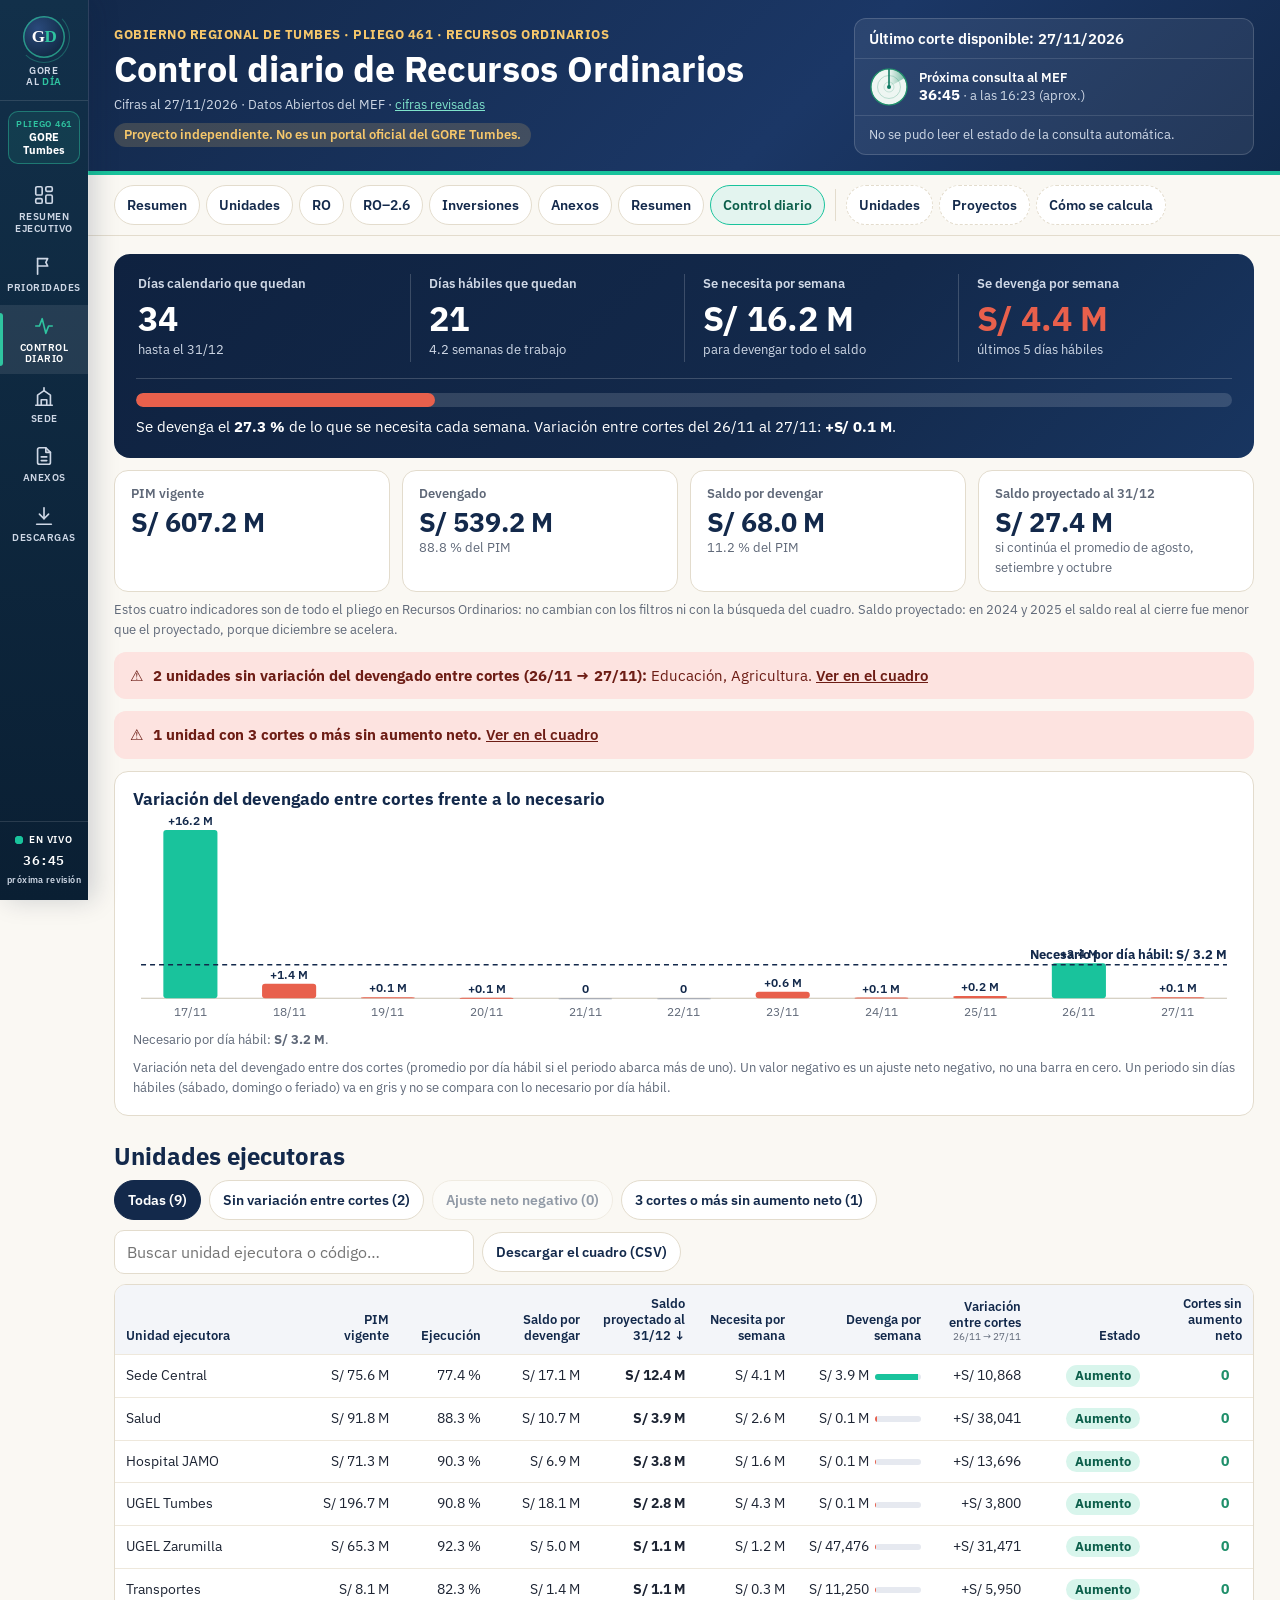
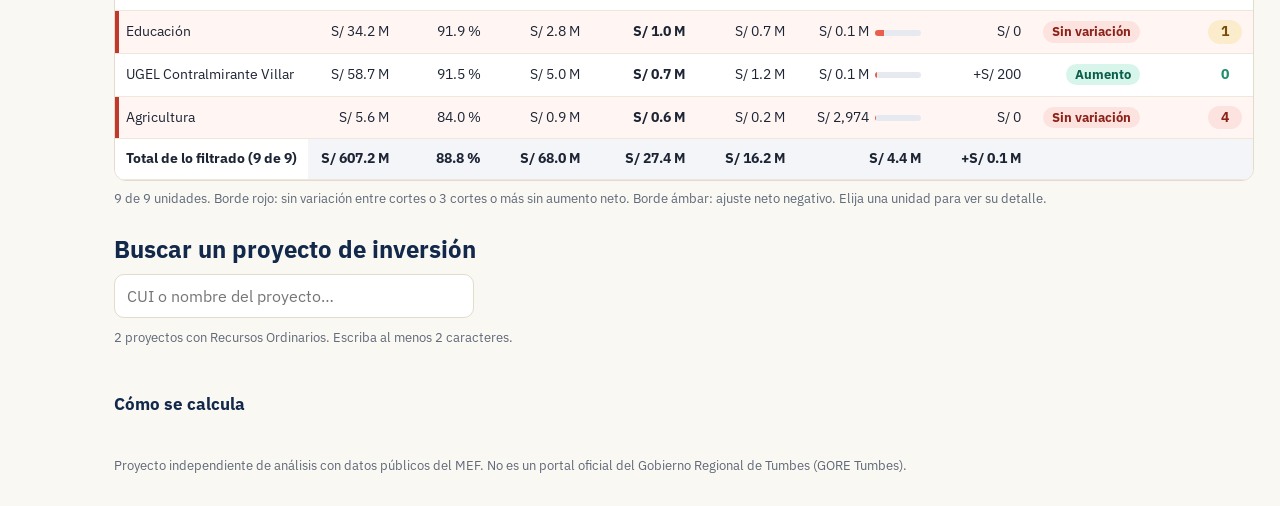
<file: goretumbes/ro/index.html>
<!doctype html>
<html lang="es">
<head>
<meta charset="utf-8">
<meta name="viewport" content="width=device-width,initial-scale=1">
<title>Control diario de Recursos Ordinarios</title>
<meta name="description" content="Proyecto independiente. PIM, saldo por devengar, saldo proyectado al 31/12 y variación del devengado entre cortes de Recursos Ordinarios por unidad ejecutora.">
<link rel="preconnect" href="https://fonts.googleapis.com">
<link rel="stylesheet" href="https://fonts.googleapis.com/css2?family=IBM+Plex+Mono:wght@500;600&family=IBM+Plex+Sans:wght@400;600;700&display=swap">
<link rel="icon" href="data:image/svg+xml,%3Csvg xmlns=%22http://www.w3.org/2000/svg%22 viewBox=%220 0 16 16%22%3E%3Ccircle cx=%228%22 cy=%228%22 r=%227%22 fill=%22%2313294b%22/%3E%3C/svg%3E">
<style>
:root{--bg:#faf8f3;--ink:#1d2433;--muted:#5f6878;--line:#e3dccd;--soft:#f5f1e8;--navy:#13294b;--turq:#19c39c;--turq-d:#0f8f72;--turq-s:#e3f4ef;
--rojo:#c0392b;--rojo-t:#fde3e0;--ambar:#8a5508;--enlace:#0a6652;--ambar-t:#fbeccc;--verde:#1f8f6a;--verde-t:#d8f5ec;--gris-t:#eceef2;
--f-t:"IBM Plex Sans","Segoe UI",Arial,sans-serif;--f-m:"IBM Plex Mono",Consolas,monospace;color-scheme:light}
*{box-sizing:border-box}html{scroll-behavior:smooth;scroll-padding-top:70px}
body{margin:0;background:var(--bg);color:var(--ink);font:16px/1.55 var(--f-t);-webkit-text-size-adjust:100%}
.wrap{max-width:1180px;margin:0 auto;padding:0 20px}
header{padding:24px 0 6px}
.eyebrow{font:700 12.5px/1.4 var(--f-t);letter-spacing:.04em;text-transform:uppercase;color:var(--navy)}
.hcab{display:flex;justify-content:space-between;align-items:flex-start;gap:14px;flex-wrap:wrap}
h1{font:700 clamp(26px,3.6vw,36px)/1.15 var(--f-t);color:var(--navy);margin:4px 0 4px}
.meta{font-size:13px;color:var(--muted);margin:0}.meta a,.op a{color:var(--enlace)}
.indep{display:inline-block;margin-top:6px;font-size:12.5px;font-weight:600;color:#5c3a08;background:var(--ambar-t);border-radius:999px;padding:2px 10px}
.corte{display:flex;flex-direction:column;align-items:flex-end;gap:6px;max-width:420px}
.corte>b{border:1px solid var(--line);background:#fff;border-radius:10px;padding:8px 14px;font:600 15px var(--f-t);color:var(--navy)}
/* reloj (radar) de la próxima consulta: gira siempre; rápido solo cuando GitHub informa una consulta en curso */
.radar{display:flex;align-items:center;gap:10px;padding:6px 12px 6px 8px;border:1px solid var(--line);border-radius:999px;background:#fff;font-size:12.5px;color:var(--muted);line-height:1.25}
.radar svg{flex:none}.radar .rd-b{font:700 15px var(--f-t);color:var(--navy);font-variant-numeric:tabular-nums}.radar .rd-t{display:block;color:var(--navy);font-weight:600}
.radar .barrido{transform-origin:20px 20px;animation:giro 4s linear infinite}.radar .eco{transform-origin:20px 20px;animation:eco 4s ease-out infinite}
.radar.activo .barrido{animation-duration:1.2s}.radar.mal svg circle:first-child{fill:#fbeccc;stroke:#8a5508}
@keyframes giro{to{transform:rotate(360deg)}}@keyframes eco{0%{transform:scale(.3);opacity:.7}100%{transform:scale(1);opacity:0}}
@media (prefers-reduced-motion:reduce){.radar .barrido,.radar .eco{animation:none}}
.op{border:1px solid var(--line);background:#fff;border-radius:12px;padding:8px 12px;font-size:13px;line-height:1.4;color:var(--muted)}
.op p{margin:2px 0}.op b{color:var(--navy)}.op .mal{color:#8c231a;font-weight:600}.op .bien{color:#0b5e4a}
.op .nuevo{all:unset;cursor:pointer;color:#fff;background:var(--turq-d);border-radius:999px;padding:3px 10px;font-weight:600;margin-top:4px;display:inline-block}
nav.top{position:sticky;top:0;z-index:5;background:rgba(250,248,243,.96);backdrop-filter:blur(6px);border-bottom:1px solid var(--line);margin-top:12px}
nav.top .wrap{display:flex;gap:6px;overflow-x:auto;padding:10px 20px;scrollbar-width:none}
nav.top a{flex:none;text-decoration:none;color:var(--navy);font:600 13.5px var(--f-t);padding:8px 12px;border-radius:999px;border:1px solid var(--line);background:#fff;min-height:40px;display:flex;align-items:center}
nav.top a.act{background:var(--turq-s);border-color:var(--turq);color:#0b5e4a}
nav.top .sep{flex:none;width:1px;background:var(--line);margin:4px}
nav.top a.sub{border-style:dashed}
section{padding:22px 0 4px}
h2{font:700 clamp(20px,2.4vw,24px)/1.2 var(--f-t);color:var(--navy);margin:0 0 10px}
.nota{font-size:13px;color:var(--muted);margin:8px 0 0}
/* tiempo y ritmo */
.ritmo{background:linear-gradient(135deg,#0f2240,#13294b 60%,#183560);color:#fff;border-radius:16px;padding:20px 22px;margin-top:14px}
.r4{display:grid;grid-template-columns:repeat(4,1fr)}
.r4>div{padding:2px 18px;border-left:1px solid rgba(255,255,255,.18);min-width:0}.r4>div:first-child{border-left:0;padding-left:2px}
.r4 .et{font:600 13px/1.3 var(--f-t);color:#cfd8e6}
.r4 .num{font:700 clamp(24px,3vw,34px)/1.15 var(--f-t);margin:6px 0 2px;white-space:nowrap;font-variant-numeric:tabular-nums}
.r4 .ds{font-size:12.5px;color:#cfd8e6}
.compara{margin-top:16px;border-top:1px solid rgba(255,255,255,.18);padding-top:14px}
.compara .bar{position:relative;height:14px;border-radius:7px;background:rgba(255,255,255,.14);overflow:hidden}
.compara .bar i{position:absolute;left:0;top:0;bottom:0;border-radius:7px}
.compara p{margin:8px 0 0;font-size:15px}.compara p b{white-space:nowrap}
/* pliego */
.c4{display:grid;grid-template-columns:repeat(4,1fr);gap:12px;margin-top:12px}
.c4>div{background:#fff;border:1px solid var(--line);border-radius:14px;padding:14px 16px;min-width:0}
.c4 .et{font:600 13px var(--f-t);color:var(--muted)}
.c4 .num{font:700 clamp(21px,2.4vw,27px)/1.2 var(--f-t);color:var(--navy);margin:4px 0 0;white-space:nowrap;font-variant-numeric:tabular-nums}
.c4 .ds{font-size:12.5px;color:var(--muted)}
.alerta{display:flex;gap:10px;align-items:flex-start;border-radius:12px;padding:12px 16px;margin-top:12px;background:var(--rojo-t);color:#6d1d15;font-size:15px}
.alerta.ok{background:var(--verde-t);color:#0b5e4a}.alerta.am{background:var(--ambar-t);color:#5c3a08}.alerta.inf{background:var(--soft);color:var(--ink)}
.alerta button{all:unset;cursor:pointer;text-decoration:underline;font-weight:600}
.alerta button:focus-visible{outline:3px solid #0f8f72;outline-offset:2px}
.panel{background:#fff;border:1px solid var(--line);border-radius:14px;padding:16px 18px;margin-top:12px}
.panel h3{margin:0 0 2px;font:700 17px var(--f-t);color:var(--navy)}
/* cuadro */
.ctrl{display:flex;flex-wrap:wrap;gap:8px;align-items:center;margin-bottom:10px}
.ctrl button{font:600 13.5px var(--f-t);padding:8px 13px;border-radius:999px;border:1px solid var(--line);background:#fff;color:var(--navy);cursor:pointer;min-height:40px}
.ctrl button[aria-pressed=true]{background:var(--navy);color:#fff;border-color:var(--navy)}
.ctrl button:disabled{opacity:.45;cursor:default}
.ctrl input{font:16px var(--f-t);padding:9px 12px;border:1px solid var(--line);border-radius:10px;min-height:44px;min-width:0;flex:1 1 220px;max-width:360px}
.btn{display:inline-flex;align-items:center;gap:8px;min-height:44px;padding:9px 15px;border-radius:10px;font:600 14px var(--f-t);border:1px solid var(--navy);color:var(--navy);background:#fff;cursor:pointer}
.tabla{overflow:auto;border:1px solid var(--line);border-radius:12px;background:#fff;max-height:78vh}
table{border-collapse:collapse;width:100%;font-size:14px;font-variant-numeric:tabular-nums}
th,td{padding:9px 11px;text-align:right;white-space:nowrap;border-bottom:1px solid #eee8dc}
th{position:sticky;top:0;background:#f3f5f9;color:var(--navy);font:600 12.5px/1.25 var(--f-t);z-index:2;white-space:normal;vertical-align:bottom;min-width:92px}
th .ord{all:unset;cursor:pointer;display:block;width:100%;text-align:inherit;font:inherit;color:inherit;padding:2px 0}
th .ord:focus-visible{outline:3px solid #0f8f72;outline-offset:2px}
th small{display:block;font-weight:400;color:var(--muted)}
th.t,td.t{text-align:left}
td.t{position:sticky;left:0;background:#fff;z-index:1;max-width:260px;overflow:hidden;text-overflow:ellipsis}
th.t{left:0;z-index:3;min-width:180px}
tbody tr[data-s]{cursor:pointer}tbody tr[data-s]:hover td{background:#f7fbfa}
tr.alerta-f td{background:#fff6f4}tr.alerta-f td.t{box-shadow:inset 4px 0 var(--rojo)}
tr.ajuste-f td.t{box-shadow:inset 4px 0 var(--ambar)}
tfoot td{font-weight:700;background:#f3f5f9;position:sticky;bottom:0}tfoot td.t{z-index:2}
.es{display:inline-block;border-radius:999px;padding:1px 9px;font-size:12.5px;font-weight:700;white-space:nowrap}
.es.aum{background:var(--verde-t);color:#0b5e4a}.es.sv{background:var(--rojo-t);color:#8c231a}.es.aj{background:var(--ambar-t);color:#6b4209}.es.sc{background:var(--gris-t);color:var(--muted)}
.dias{display:inline-block;min-width:34px;text-align:center;border-radius:999px;padding:1px 8px;font-weight:700}
.dias.r{background:var(--rojo-t);color:#8c231a}.dias.a{background:var(--ambar-t);color:#7a4c0b}.dias.v{color:var(--verde)}
.mini{display:inline-block;vertical-align:middle;width:46px;height:6px;border-radius:3px;background:#e6e9f0;margin-left:6px;position:relative;overflow:hidden}
.mini i{position:absolute;left:0;top:0;bottom:0}
.neg{color:var(--ambar);font-weight:700}
/* tarjetas (celular) */
.tarjetas{display:none;list-style:none;margin:0;padding:0}
.tj{margin:0 0 8px}
.tj button{all:unset;box-sizing:border-box;display:block;width:100%;cursor:pointer;background:#fff;border:1px solid var(--line);border-radius:12px;padding:11px 13px}
.tj button:focus-visible{outline:3px solid #0f8f72;outline-offset:2px}
.tj.alerta-f button{border-left:5px solid var(--rojo)}.tj.ajuste-f button{border-left:5px solid var(--ambar)}
.tj .tn{display:block;font-weight:700;color:var(--navy);font-size:15.5px;line-height:1.3}
.tj .tg{display:grid;grid-template-columns:1fr 1fr;gap:4px 12px;margin-top:6px;font-size:14px;font-variant-numeric:tabular-nums}
.tj .tl{color:var(--muted);font-size:12.5px;display:block}.tj .tg b{color:var(--ink)}.tj .tr{display:block;font-size:12.5px;color:#6b4209;margin-top:3px}
.vista{display:none}
/* ficha */
.ficha h3{font:700 20px var(--f-t);color:var(--navy);margin:0}
.f6{display:grid;grid-template-columns:repeat(auto-fit,minmax(150px,1fr));gap:10px;margin:12px 0}
.f6 div{background:var(--soft);border-radius:10px;padding:10px 12px}.f6 span{display:block;font-size:12.5px;color:var(--muted)}.f6 b{font:700 18px var(--f-t);color:var(--navy);white-space:nowrap}
.ficha h4{margin:16px 0 6px;color:var(--navy)}
.ficha td.t{position:static;max-width:none;white-space:normal;min-width:240px}
/* variación entre cortes del pliego */
.dia svg{width:100%;height:auto;max-height:240px;display:block}
.dlist{display:none;list-style:none;margin:8px 0 0;padding:0}
.dlist li{display:grid;grid-template-columns:auto 1fr;gap:2px 12px;padding:9px 0;border-bottom:1px solid #eee8dc;font-size:15px;font-variant-numeric:tabular-nums}
.dlist .df{font-weight:700;color:var(--navy)}.dlist .dv{text-align:right;font-weight:700}.dlist .dd{grid-column:1/3;font-size:13px;color:var(--muted)}
.dlist .db{grid-column:1/3;height:8px;border-radius:4px;background:#e6e9f0;position:relative;overflow:hidden}.dlist .db i{position:absolute;left:0;top:0;bottom:0;border-radius:4px}
details.met{margin-top:10px}details.met summary{cursor:pointer;font:700 17px var(--f-t);color:var(--navy);min-height:40px;display:flex;align-items:center}
details.met li{margin:4px 0;font-size:14.5px}
.mtab{font-size:13.5px;margin-top:8px}.mtab td,.mtab th{white-space:normal;text-align:left;position:static}
footer{margin:28px 0 30px;font-size:13px;color:var(--muted)}
.sr{position:absolute;left:0;top:0;width:1px;height:1px;overflow:hidden;clip:rect(0 0 0 0);white-space:nowrap}
:focus-visible{outline:3px solid #0f8f72;outline-offset:2px}
@media (max-width:820px){.r4,.c4{grid-template-columns:1fr 1fr;gap:12px}.r4>div{border-left:0;padding:2px}.corte{align-items:flex-start;max-width:none}}
@media (max-width:760px){
 .wrap{padding:0 14px}nav.top .wrap{padding:10px 14px}
 #cuadro .tabla{display:none}#cuadro .tarjetas{display:block}#cuadro .vista{display:inline-flex}
 #cuadro.completo .tabla{display:block}#cuadro.completo .tarjetas{display:none}

 .ficha .mob-oculta{display:none}.ficha td.t{min-width:0}
 .ficha .ftab thead{display:none}.ficha .ftab tr{display:grid;grid-template-columns:1fr 1fr;gap:2px 10px;padding:9px 10px;border-bottom:1px solid #eee8dc}
 .ficha .ftab td{border:0;padding:0;text-align:left;white-space:normal;font-size:14.5px}.ficha .ftab td.t{grid-column:1/3;font-weight:600}
 .ficha .ftab td[data-l]::before{content:attr(data-l);display:block;font-size:12.5px;font-weight:400;color:var(--muted)}
 .ctrl input{max-width:none;flex-basis:100%}
}
@media (max-width:900px){.dia .svgw{display:none}.dia .dlist{display:block}}
@media (max-width:380px){.r4,.c4{grid-template-columns:1fr}.tj .tg{grid-template-columns:1fr}}
/* —— Cabecera azul compacta (mismo estilo que el informe) —— */
header{background:linear-gradient(135deg,#13294b 0%,#1b3766 60%,#13294b 100%);color:#fff;padding:18px 0 16px;border-bottom:4px solid var(--turq)}
header .hcab{display:grid;grid-template-columns:minmax(0,1fr) minmax(300px,400px);gap:14px 28px;align-items:center}
header .eyebrow{color:#f6c76b}header h1{color:#fff;margin:4px 0 6px}
header .meta{color:#cfd8e6}header .meta a{color:#7fe3cb}
header .indep{background:rgba(246,199,107,.18);color:#f6c76b;margin-top:8px}
header .corte{max-width:none;align-items:stretch;gap:0;background:rgba(255,255,255,.07);border:1px solid rgba(255,255,255,.16);border-radius:12px;overflow:hidden}
header .corte>b{border:0;border-radius:0;background:transparent;color:#fff;padding:10px 14px}
header .radar{border:0;border-radius:0;background:transparent;color:#cfd8e6;padding:8px 14px;border-top:1px solid rgba(255,255,255,.12)}
header .radar .rd-t,header .radar .rd-b{color:#fff}header .radar[hidden]{display:none}
header .op{border:0;border-radius:0;background:transparent;color:#cfd8e6;padding:8px 14px;border-top:1px solid rgba(255,255,255,.12)}
header .op:empty{display:none}header .op b{color:#fff}header .op a{color:#7fe3cb}header .op .mal{color:#ff9b8a}header .op .bien{color:#6ee7c8}
nav.top{margin-top:0}
@media (max-width:820px){header .hcab{grid-template-columns:1fr}header{padding:14px 0 14px}}
@media (max-width:640px){header .eyebrow{font-size:11px}header h1{font-size:24px;margin:2px 0 4px}header .meta{font-size:12.5px}header .indep{font-size:12px;margin-top:6px}header .corte>b{padding:8px 12px;font-size:14.5px}header .radar{padding:6px 12px}}
</style>
<link rel="stylesheet" href="/herramientas/marco.css"><script src="/herramientas/portal.js"></script><script src="/herramientas/marco.js"></script>
<meta property="og:type" content="website"><meta property="og:site_name" content="GORE al Día"><meta property="og:title" content="Control diario de Recursos Ordinarios"><meta property="og:description" content="Proyecto independiente. PIM, saldo por devengar, saldo proyectado al 31/12 y variación del devengado entre cortes de Recursos Ordinarios por unidad ejecutora."><meta property="og:url" content="https://gorealdia.github.io/goretumbes/ro/"><meta property="og:image" content="https://gorealdia.github.io/herramientas/compartir.png"><meta property="og:image:width" content="1200"><meta property="og:image:height" content="630"><meta property="og:locale" content="es_PE"><meta name="twitter:card" content="summary_large_image">
</head>
<body>
<a href="#cuadro" class="sr" onfocus="this.classList.remove('sr')" onblur="this.classList.add('sr')">Saltar al cuadro por unidad</a>
<header><div class="wrap"><div class="hcab">
<div><div class="eyebrow" id="ent">Recursos Ordinarios</div>
<h1>Control diario de Recursos Ordinarios</h1>
<p class="meta" id="meta">Cargando…</p>
<span class="indep" id="indep">Proyecto independiente. No es un portal oficial.</span></div>
<div class="corte"><b id="cortetx">Cargando…</b><div class="radar" id="radar" role="timer" aria-live="off" hidden></div><div class="op" id="op" aria-live="polite"></div></div>
</div></div></header>
<nav class="top" aria-label="Secciones"><div class="wrap" id="nav"><a href="../">Resumen</a><a class="act" href="#inicio" aria-current="page">Control diario</a><span class="sep" aria-hidden="true"></span><a class="sub" href="#cuadro">Unidades</a><a class="sub" href="#buscador">Proyectos</a><a class="sub" href="#metodo">Cómo se calcula</a></div></nav>
<main><div class="wrap">
<div id="vigencia"></div>
<section id="inicio" style="padding-top:4px" aria-label="Tiempo y ritmo">
<div class="ritmo" id="ritmo"></div>
<div class="c4" id="pliego"></div>
<p class="nota" id="nproy"></p>
<div id="alerta"></div>
<div class="panel dia"><h3>Variación del devengado entre cortes frente a lo necesario</h3><div id="dia"></div></div>
</section>

<section id="cuadro"><h2>Unidades ejecutoras</h2>
<div class="ctrl" id="chips" role="group" aria-label="Filtros"></div>
<div class="ctrl"><input id="q" type="search" placeholder="Buscar unidad ejecutora o código…" aria-label="Buscar unidad ejecutora"><button class="btn" id="bcsv" type="button">Descargar el cuadro (CSV)</button><button class="btn vista" id="bvista" type="button" aria-pressed="false">Ver cuadro completo</button></div>
<ul class="tarjetas" id="tarjetas" aria-label="Unidades ejecutoras"></ul>
<div class="tabla"><table><caption class="sr">Unidades ejecutoras: saldo, saldo proyectado y variación del devengado entre cortes</caption><thead><tr id="cab"></tr></thead><tbody id="cuerpo"></tbody><tfoot id="pie"></tfoot></table></div>
<p class="nota" id="ncuadro" aria-live="polite"></p>
</section>

<section id="detalle" hidden><div class="panel ficha" id="det" tabindex="-1"></div></section>

<section id="buscador"><h2>Buscar un proyecto de inversión</h2>
<div class="ctrl"><input id="bq" type="search" placeholder="CUI o nombre del proyecto…" aria-label="Buscar proyecto por CUI o nombre" aria-describedby="bres-n"></div>
<div id="bres"></div><p class="sr" id="bres-n" aria-live="polite"></p>
</section>

<section id="metodo"><details class="met"><summary>Cómo se calcula</summary>
<ul>
<li><b>Saldo por devengar</b> = PIM − devengado. Es presupuesto, no dinero en caja.</li>
<li><b>Saldo proyectado al 31/12</b>: lo que quedaría sin devengar si cada meta sigue con el devengado promedio de sus tres últimos meses completos (<span id="mrit">ver cabecera</span>). En 2024 y 2025 el saldo real al cierre fue menor que lo proyectado, porque diciembre se acelera.</li>
<li><b>Necesario por semana</b> = saldo por devengar ÷ días hábiles que quedan × 5. Es lo que habría que devengar cada semana para no dejar saldo.</li>
<li><b>Se devenga por semana</b>: promedio de los últimos días hábiles con datos (o desde el inicio del mes, mientras no haya una semana de historial), llevado a 5 días.</li>
<li><b>Variación entre cortes</b>: devengado acumulado del corte actual menos el del corte anterior (se indican ambas fechas). Puede abarcar más de un día hábil. Es una cifra neta: un aumento no muestra cada operación del periodo.</li>
<li><b>Estado</b>: <i>aumento</i> si la variación supera <span class="tolx">S/ 1</span>; <i>sin variación</i> si queda entre −<span class="tolx">S/ 1</span> y <span class="tolx">S/ 1</span>; <i>ajuste neto negativo</i> si baja más de <span class="tolx">S/ 1</span> (anulaciones o rebajas mayores que lo nuevo: no prueba inactividad); <i>sin comparación</i> si la unidad no figura en el corte anterior.</li>
<li><b>Cortes sin aumento neto</b>: cortes consecutivos, contados desde el último, en que el devengado acumulado no subió. «2+» significa al menos 2: el historial empieza el <span id="hini">primer corte registrado</span> o la unidad falta en un corte anterior. No se cuentan días sin evidencia diaria. Tampoco cuentan los cortes de sábado, domingo o feriado: ahí no se espera devengado.</li>
<li><b>Días hábiles</b>: lunes a viernes, sin los feriados nacionales. Después del 31/12 no se compromete ni se devenga con cargo al año (D. Leg. 1440, art. 36); en Recursos Ordinarios lo no devengado no pasa al año siguiente.</li>
<li><b>Consultas automáticas</b>: cada hora de 7:23 a 23:23 (hora de Lima). GitHub puede iniciarlas con retraso. Arriba se informa el resultado real de la última consulta (leído de GitHub, con hasta 10 minutos de demora), no una suposición por la hora.</li>
</ul>
<div id="procedencia"></div><div id="revisiones"></div>
<p class="nota">Las cifras se verifican antes de publicar (contrato de datos, cronología, saldo = PIM − devengado, sumas por unidad, estados y rachas recalculados de forma independiente, ritmo semanal). Si una fuente trae un corte anterior al publicado, se conserva el publicado. Datos: Consulta Amigable y Datos Abiertos del MEF.</p>
</details></section>
</div></main>
<footer><div class="wrap" id="pie-indep">Proyecto independiente de análisis con datos públicos del MEF. No es un portal oficial.</div></footer>
<script>
const M=v=>{if(v==null||isNaN(v))return'—';const a=Math.abs(v);if(a<0.5)return'S/ 0';if(a<5e4)return(v<0?'−':'')+'S/ '+Math.round(a).toLocaleString('en-US');return(v<0?'−':'')+'S/ '+(a/1e6).toLocaleString('en-US',{minimumFractionDigits:1,maximumFractionDigits:1})+' M'};
const MS=v=>v==null||isNaN(v)?'—':(v>0.5?'+':'')+M(v);                   // importe con signo explícito
const P=v=>v!=null&&isFinite(v)?(100*v).toFixed(1)+' %':'—';
const F=s=>{if(!s)return'—';const[y,m,d]=s.split('-');return`${d}/${m}/${y}`};const F5=s=>s?F(s).slice(0,5):'—';
const esc=s=>String(s??'').replace(/[&<>"']/g,c=>({'&':'&amp;','<':'&lt;','>':'&gt;','"':'&quot;',"'":'&#39;'}[c]));
const nom=u=>u.sigla||u.ue.replace('Dirección de Redes Integradas de Salud','DIRIS').replace('Instituto Nacional de Salud del Niño - San Borja','INSN San Borja').replace('Instituto Nacional de Salud del Niño','INSN').replace('Hospital Nacional','Hosp.').replace('Hospital','Hosp.').replace('Instituto Nacional','Inst. Nac.').replace(/^(Regi[oó]n|Gob\.\s?Reg\.(\s?de)?|Gobierno Regional( del Departamento)?( de)?)\s?[A-Za-zÁÉÍÓÚáéíóúÑñ ]+?\s?-\s?(?=\S)/i,'').replace('Gobierno Regional','GORE').replace('Dirección Regional','Dir. Reg.').replace('Unidad de Gestión Educativa Local','UGEL').replace(new RegExp(' - '+(D.sigla||'#').replace(/[.*+?^${}()|[\]\\]/g,'\\$&')+'$'),'');
const GEN={"1":"2.1 Personal y obligaciones sociales","2":"2.2 Pensiones","3":"2.3 Bienes y servicios","4":"2.4 Donaciones y transferencias","5":"2.5 Otros gastos","6":"2.6 Activos no financieros","7":"2.7 Activos financieros","8":"2.8 Deuda"};
const colR=r=>r>=0.9?'#19c39c':r>=0.5?'#e0a526':'#e8604c';
// Estados excluyentes: vienen calculados en datos.json (la página no reclasifica)
const ES={aumento:['aum','Aumento','Aumento del devengado'],sin_variacion:['sv','Sin variación','Sin variación del devengado'],ajuste_negativo:['aj','Ajuste neto negativo','Ajuste neto negativo'],sin_comparacion:['sc','Sin comparación','Sin comparación con un corte anterior']};
const EST=u=>{const e=ES[u.estado]||ES.sin_comparacion;return`<span class="es ${e[0]}">${e[1]}</span>`};
const RN=u=>u.sin_aumento?u.sin_aumento.n:null;
const FINDE=()=>(D.comparacion||{}).habiles===0;     // el último periodo no tuvo días hábiles (sábado, domingo o feriado)
const RACHA=u=>{const r=u.sin_aumento;if(!r)return'—';const c=r.n>=3?'r':r.n>=1?'a':'v',txt=r.n+(r.minimo&&r.n?'+':'');
 // Fin de semana o feriado: el aviso de arriba ya lo explica una vez; no se repite el mismo texto en cada fila.
 if(r.n===0&&u.estado!=='aumento')return'<span class="dias v">0</span>';
 const t=r.n===0?'Aumento neto en el último corte':`${r.n} corte${r.n>1?'s':''} sin aumento neto ${r.minimo?(r.cobertura==='interrumpida'?'(al menos: la unidad falta en el corte anterior al '+F5(r.desde)+')':'(al menos: el historial empieza el '+F5(r.desde)+')'):'desde el corte del '+F5(r.desde)+', el último con aumento'}${r.ajustes?' · incluye '+r.ajustes+' ajuste'+(r.ajustes>1?'s':'')+' neto'+(r.ajustes>1?'s':'')+' negativo'+(r.ajustes>1?'s':''):''}`;
 return `<span class="dias ${c}" title="${esc(t)}">${txt}</span><span class="sr"> ${esc(t)}</span>`};
let D,PJ=null,REV=null,EO=null,chip='todas',ord='riesgo',dir=-1,sel=null,origen=null;
const TOL=()=>D.parametros.tolerancia_variacion??1;
const PASO=u=>u.nec_sem>0?u.real_sem/u.nec_sem:null;
const CMP=(corto)=>{const c=D.comparacion||{};if(!c.desde)return'';return corto?`${F5(c.desde)} → ${F5(c.hasta)}`:`del ${F5(c.desde)} al ${F5(c.hasta)}${c.habiles>1?` (${c.habiles} días hábiles)`:c.habiles===0?' (sin días hábiles: fin de semana o feriado)':''}`};
const CHIPS=[['todas','Todas',u=>true],['sv','Sin variación entre cortes',u=>u.estado==='sin_variacion'&&u.saldo>TOL()],
 ['aj','Ajuste neto negativo',u=>u.estado==='ajuste_negativo'],['r3','3 cortes o más sin aumento neto',u=>RN(u)>=3&&u.saldo>TOL()]];
const ALERTA=u=>(u.estado==='sin_variacion'&&u.saldo>TOL()&&!FINDE())||(RN(u)>=3&&u.saldo>TOL());
const COLS=()=>[['n','Unidad ejecutora','t'],['pim','PIM vigente'],['ej','Ejecución'],['saldo','Saldo por devengar'],['riesgo','Saldo proyectado al 31/12'],
 ['nec_sem','Necesita por semana'],['real_sem','Devenga por semana'],['var','Variación entre cortes','',CMP(true)],['estado','Estado'],['racha','Cortes sin aumento neto']];
const VAL=(u,k)=>k==='racha'?RN(u):k==='estado'?['sin_variacion','ajuste_negativo','sin_comparacion','aumento'].indexOf(u.estado):u[k];

fetch('datos.json?'+Date.now()).then(r=>{if(!r.ok)throw 0;return r.json()}).then(j=>{D=j;pintar();estadoOperativo();uePorDireccion();
 fetch('revisiones.json?'+Date.now()).then(r=>r.ok?r.json():null).then(x=>{REV=x;revisiones()}).catch(()=>{});
 fetch('proyectos.json?'+Date.now()).then(r=>r.json()).then(p=>{PJ=p;buscador();if(sel)detalle(sel,false)}).catch(()=>{document.getElementById('bres').innerHTML='<p class="nota">No se pudo cargar el detalle por proyecto.</p>'})
}).catch(()=>{document.getElementById('vigencia').innerHTML='<div class="alerta">No se pudieron cargar los datos. Recargue la página.</div>';document.getElementById('cortetx').textContent='Sin datos'});

function pintar(){
 const T=D.total,S=D.semana||{},p=D.parametros;
 document.getElementById('cortetx').textContent='Último corte disponible: '+F(D.corte);
 identidad();
 const rv=(D.revisiones_corte||[]).filter(r=>r.corte===D.corte).length;
 document.getElementById('meta').innerHTML=`Cifras al ${F(D.corte)} · ${esc(p.fuente)} del MEF${p.corte_detalle&&p.corte_detalle!==D.corte?` · Ritmo de los últimos meses y detalle por genérica: Datos Abiertos al ${F(p.corte_detalle)}`:''}${rv?` · <a href="#metodo" id="vrev">cifras revisadas</a>`:''}`;
 const vr=document.getElementById('vrev');if(vr)vr.onclick=()=>{document.querySelector('details.met').open=true};
 const r=S.nec_sem>0?S.real_sem/S.nec_sem:null;
 if(!D.semana)document.getElementById('ritmo').innerHTML='<p style="margin:0">Actualizando el ritmo semanal…</p>';else document.getElementById('ritmo').innerHTML=`<div class="r4">
  <div><div class="et">Días calendario que quedan</div><div class="num">${S.dias_cal}</div><div class="ds">hasta el 31/12</div></div>
  <div><div class="et">Días hábiles que quedan</div><div class="num">${S.dias_habiles}</div><div class="ds">${(S.dias_habiles/5).toFixed(1)} semanas de trabajo</div></div>
  <div><div class="et">Se necesita por semana</div><div class="num">${M(S.nec_sem)}</div><div class="ds">para devengar todo el saldo</div></div>
  <div><div class="et">Se devenga por semana</div><div class="num" style="color:${colR(r??1)}">${M(S.real_sem)}</div><div class="ds">${esc(S.base)}</div></div></div>
  <div class="compara"><div class="bar" role="img" aria-label="Se devenga el ${P(r)} de lo necesario"><i style="width:${Math.min(100,100*(r||0))}%;background:${colR(r??1)}"></i></div>
  <p>Se devenga el <b>${P(r)}</b> de lo que se necesita cada semana.${S.var!=null?` Variación entre cortes ${CMP(false)}: <b>${MS(S.var)}</b>.`:''}</p></div>`;
 const mt=p.cierre?`ejercicio ${D.anio} cerrado: es el saldo final no devengado`:p.meses_ritmo_txt?`si continúa el promedio de ${p.meses_ritmo_txt}`:'si continúa el promedio de los tres últimos meses completos';
 if(p.cierre)document.getElementById('alerta').insertAdjacentHTML('beforebegin',`<div class="alerta inf"><span aria-hidden="true">ℹ</span><span><b>El ejercicio ${D.anio} cerró el 31/12/${D.anio}.</b> Ya no se puede devengar con cargo a ese año: el saldo por devengar es definitivo. Las cifras se siguen mostrando hasta que se configure el ejercicio ${D.anio+1}.</span></div>`);
 document.getElementById('pliego').innerHTML=[['PIM vigente',M(T.PIM),''],['Devengado',M(T.DEVENGADO),P(T.DEVENGADO/T.PIM)+' del PIM'],
  ['Saldo por devengar',M(T.saldo),P(T.saldo/T.PIM)+' del PIM'],['Saldo proyectado al 31/12',M(T.riesgo),mt]]
  .map(([a,b,c])=>`<div><div class="et">${a}</div><div class="num">${b}</div><div class="ds">${esc(c)}</div></div>`).join('');
 document.getElementById('nproy').textContent='Estos cuatro indicadores son de todo el pliego en Recursos Ordinarios: no cambian con los filtros ni con la búsqueda del cuadro. Saldo proyectado: en 2024 y 2025 el saldo real al cierre fue menor que el proyectado, porque diciembre se acelera.';
 if(p.meses_ritmo_txt)document.getElementById('mrit').textContent=p.meses_ritmo_txt;
 document.querySelectorAll('.tolx').forEach(e=>e.textContent='S/ '+TOL().toLocaleString('en-US'));
 const A=filas(),usv=A.filter(CHIPS[1][2]),uaj=A.filter(CHIPS[2][2]),u3=A.filter(CHIPS[3][2]),lista=L=>L.slice(0,8).map(u=>esc(u.n)).join(', ')+(L.length>8?` y ${L.length-8} más`:'');
 const pl=(n,s,p_)=>n+' '+(n>1?p_:s);
 let h='';
 if(usv.length&&FINDE())h+=`<div class="alerta inf"><span aria-hidden="true">ℹ</span><span><b>Entre los dos últimos cortes (${CMP(true)}) no hubo días hábiles</b> (fin de semana o feriado). Que ${pl(usv.length,'unidad no registre','unidades no registren')} variación es lo esperado: no se cuenta como alerta. <button type="button" data-c="sv">Ver en el cuadro</button></span></div>`;
 else if(usv.length)h+=`<div class="alerta"><span aria-hidden="true">⚠</span><span><b>${pl(usv.length,'unidad','unidades')} sin variación del devengado entre cortes (${CMP(true)}):</b> ${lista(usv)}. <button type="button" data-c="sv">Ver en el cuadro</button></span></div>`;
 if(u3.length)h+=`<div class="alerta"><span aria-hidden="true">⚠</span><span><b>${pl(u3.length,'unidad','unidades')} con 3 cortes o más sin aumento neto.</b> <button type="button" data-c="r3">Ver en el cuadro</button></span></div>`;
 if(uaj.length)h+=`<div class="alerta am"><span aria-hidden="true">↘</span><span><b>${pl(uaj.length,'unidad','unidades')} con ajuste neto negativo (${CMP(true)}):</b> ${uaj.slice(0,8).map(u=>esc(u.n)+' '+MS(u.var)).join(', ')}. Es una disminución neta (anulaciones o rebajas): no indica por sí sola falta de ejecución. <button type="button" data-c="aj">Ver en el cuadro</button></span></div>`;
 if(!h)h=D.corte_anterior?`<div class="alerta ok"><span aria-hidden="true">✓</span><span>Todas las unidades con saldo registraron aumento neto del devengado entre cortes (${CMP(true)}).</span></div>`
  :'<div class="alerta inf"><span aria-hidden="true">ℹ</span><span>Es el primer corte registrado: la variación entre cortes y los cortes sin aumento aparecen desde el próximo corte.</span></div>';
 document.getElementById('alerta').innerHTML=h;
 document.querySelectorAll('#alerta button[data-c]').forEach(b=>b.onclick=()=>{chip=b.dataset.c;chips();tabla();const c=document.getElementById('cuadro');c.scrollIntoView();document.querySelector(`#chips button[data-k="${chip}"]`).focus({preventScroll:true})});
 diario();chips();tabla();procedencia();
 document.getElementById('q').oninput=tabla;document.getElementById('bcsv').onclick=descargar;
 const bv=document.getElementById('bvista');bv.onclick=()=>{const c=document.getElementById('cuadro'),on=!c.classList.contains('completo');c.classList.toggle('completo',on);bv.setAttribute('aria-pressed',on);bv.textContent=on?'Ver tarjetas':'Ver cuadro completo'};
}
// Entidad: nombre, código de pliego y enlaces al informe (solo si la entidad lo tiene). La página es la misma para todas.
function identidad(){const sg=D.sigla||D.pliego;
 document.getElementById('ent').textContent=`${D.pliego} · Pliego ${D.codigo} · Recursos Ordinarios`;
 document.title=`Control diario de Recursos Ordinarios · ${sg}`;
 document.getElementById('indep').textContent=`Proyecto independiente. No es un portal oficial del ${sg}.`;
 document.getElementById('pie-indep').textContent=`Proyecto independiente de análisis con datos públicos del MEF. No es un portal oficial del ${D.pliego} (${sg}).`;
 if(D.hist_inicio)document.getElementById('hini').textContent=F(D.hist_inicio);
 // Portal con menú propio (portal.json, "menu"): el menú vertical ya lleva al informe; arriba quedan solo los saltos de esta página.
 if(window.MC_PORTAL&&window.MC_PORTAL.menu){const n=document.getElementById('nav');n.querySelectorAll('a[href="../"],a.act,.sep').forEach(e=>e.remove());const c=n.querySelector('a[href="#cuadro"]'),b=n.querySelector('a[href="#buscador"]');if(c)c.textContent='Cuadro por unidad';if(b)b.textContent='Buscar un proyecto';}
 else if(D.informe)document.getElementById('nav').insertAdjacentHTML('afterbegin',[['../#resumen','Resumen'],['../#unidades','Unidades'],['../#ro','RO'],['../#ro26','RO–2.6'],['../#g26','Inversiones'],['../anexos.html','Anexos']].map(([h,t])=>`<a href="${h}">${t}</a>`).join(''));
}
function filas(){return D.ues.map(u=>({...u,n:nom(u),ej:u.pim?u.dev/u.pim:0}))}
function filtradas(){const q=document.getElementById('q').value.trim().toLowerCase(),f=CHIPS.find(c=>c[0]===chip)[2];
 return filas().filter(u=>f(u)&&(!q||(u.n+' '+u.ue+' '+u.sec).toLowerCase().includes(q))).sort((a,b)=>{const x=VAL(a,ord),y=VAL(b,ord);return ord==='n'?dir*String(x).localeCompare(y):dir*((x??-1e18)-(y??-1e18))})}
function chips(){const A=filas();document.getElementById('chips').innerHTML=CHIPS.filter(c=>!(c[0]==='sv'&&FINDE())).map(([k,t,f])=>{const n=A.filter(f).length;return`<button type="button" data-k="${k}" aria-pressed="${k===chip}" ${n||k==='todas'?'':'disabled'}>${t} (${n})</button>`}).join('');
 document.querySelectorAll('#chips button').forEach(b=>b.onclick=()=>{chip=b.dataset.k;chips();tabla();document.querySelector(`#chips button[data-k="${chip}"]`).focus()})}
function abrir(s,el){origen=el||document.activeElement;detalle(s,true)}
function tabla(){const R=filtradas(),C=COLS();
 document.getElementById('cab').innerHTML=C.map(([k,t,c,sub])=>`<th class="${c||''}" scope="col" aria-sort="${ord===k?(dir<0?'descending':'ascending'):'none'}"><button type="button" class="ord" data-k="${k}">${t}${ord===k?(dir<0?' ↓':' ↑'):''}${sub?`<small>${esc(sub)}</small>`:''}</button></th>`).join('');
 document.querySelectorAll('#cab .ord').forEach(b=>b.onclick=()=>{const k=b.dataset.k;dir=ord===k?-dir:(k==='n'?1:-1);ord=k;tabla();document.querySelector(`#cab .ord[data-k="${k}"]`).focus()});
 const cls=u=>ALERTA(u)?'alerta-f':u.estado==='ajuste_negativo'?'ajuste-f':'';
 document.getElementById('cuerpo').innerHTML=R.map(u=>{const r=PASO(u);
  return`<tr class="${cls(u)}" data-s="${esc(u.sec)}" tabindex="0"><td class="t" title="${esc(u.ue)}">${esc(u.n)}</td><td>${M(u.pim)}</td><td>${P(u.ej)}</td><td>${M(u.saldo)}</td><td><b>${M(u.riesgo)}</b></td>
  <td>${M(u.nec_sem)}</td><td>${M(u.real_sem)}${r!=null?`<span class="mini" title="${P(r)} de lo necesario"><i style="width:${Math.min(100,100*r)}%;background:${colR(r)}"></i></span>`:''}</td>
  <td class="${u.estado==='ajuste_negativo'?'neg':''}">${MS(u.var)}</td><td>${EST(u)}</td><td>${RACHA(u)}</td></tr>`}).join('')||`<tr><td class="t" colspan="10">Ninguna unidad cumple el filtro.</td></tr>`;
 const s=k=>R.reduce((a,u)=>a+(u[k]||0),0);
 document.getElementById('pie').innerHTML=`<tr><td class="t">Total de lo filtrado (${R.length} de ${D.ues.length})</td><td>${M(s('pim'))}</td><td>${P(s('dev')/s('pim'))}</td><td>${M(s('saldo'))}</td><td>${M(s('riesgo'))}</td><td>${M(s('nec_sem'))}</td><td>${M(s('real_sem'))}</td><td>${R.some(u=>u.var!=null)?MS(s('var')):'—'}</td><td></td><td></td></tr>`;
 document.querySelectorAll('#cuerpo tr[data-s]').forEach(tr=>{tr.onclick=()=>abrir(tr.dataset.s,tr);tr.onkeydown=e=>{if(e.key==='Enter'||e.key===' '){e.preventDefault();abrir(tr.dataset.s,tr)}}});
 // tarjetas para celular: nombre, saldo, variación entre cortes y estado; el resto en el detalle
 document.getElementById('tarjetas').innerHTML=R.map(u=>`<li class="tj ${cls(u)}"><button type="button" data-s="${esc(u.sec)}" title="${esc(u.ue)}: ver detalle">
  <span class="tn">${esc(u.n)}</span><span class="tg"><span><span class="tl">Saldo por devengar</span><b>${M(u.saldo)}</b></span><span><span class="tl">Saldo proyectado al 31/12</span><b>${M(u.riesgo)}</b></span>
  <span><span class="tl">Variación ${CMP(true)}</span><b class="${u.estado==='ajuste_negativo'?'neg':''}">${MS(u.var)}</b></span><span><span class="tl">Estado</span>${EST(u)}${RN(u)?`<span class="tr">${RN(u)}${u.sin_aumento.minimo?' o más':''} corte${RN(u)>1?'s':''} sin aumento neto</span>`:''}</span></span></button></li>`).join('')||'<li class="nota">Ninguna unidad cumple el filtro.</li>';
 document.querySelectorAll('#tarjetas button[data-s]').forEach(b=>b.onclick=()=>abrir(b.dataset.s,b));
 document.getElementById('ncuadro').textContent=`${R.length} de ${D.ues.length} unidades. Borde rojo: sin variación entre cortes o 3 cortes o más sin aumento neto. Borde ámbar: ajuste neto negativo. Elija una unidad para ver su detalle.`}
function diario(){const S=D.semana||{},C=(S.cortes||[]).slice(-20),el=document.getElementById('dia');
 if(!C.length){el.innerHTML='<p class="nota">Aparecerá cuando haya dos cortes.</p>';return}
 const nd=S.dias_habiles?D.total.saldo/S.dias_habiles:0,V=C.map(([f,v,d,fa])=>({f,fa,v:d?v/d:v,tot:v,d}));
 const mx=Math.max(nd,...V.map(x=>x.v),1),mn=Math.min(0,...V.map(x=>x.v));
 // escritorio: barras con eje firmado (un ajuste neto negativo baja del cero, no se recorta)
 const W=1100,H=210,l=8,b=24,top=18,bw=Math.min(54,(W-l*2)/V.length*0.6),gx=(W-l*2)/V.length,y=v=>top+(H-b-top)*(mx-v)/(mx-mn),y0=y(0);
 const svg=`<div class="svgw"><svg viewBox="0 0 ${W} ${H}" role="img" aria-label="Variación del devengado por día hábil entre cortes frente a lo necesario por día">
 <line x1="${l}" x2="${W-l}" y1="${y0}" y2="${y0}" stroke="#c9c2b2"/>
 ${V.map((x,i)=>{const cx=l+gx*i+gx/2,yy=Math.min(y(x.v),y0),hh=Math.abs(y(x.v)-y0);return`<rect x="${cx-bw/2}" y="${yy}" width="${bw}" height="${Math.max(hh,1)}" rx="3" fill="${x.v<0?'#a86a12':x.d===0?'#9aa3b2':colR(nd?x.v/nd:1)}"><title>${F5(x.fa)} → ${F5(x.f)}: ${x.d===0?MS(x.tot)+' en un periodo sin días hábiles (fin de semana o feriado); no se compara con lo necesario por día hábil':MS(x.v)+' por día hábil'}${x.d>1?' (promedio de '+x.d+' días hábiles; total '+MS(x.tot)+')':''}${x.v<0?' · ajuste neto negativo':''}</title></rect><text x="${cx}" y="${x.v<0?yy+hh+14:yy-5}" text-anchor="middle" font-size="12" fill="#13294b" font-weight="600">${MS(x.v).replace('S/ ','')}</text><text x="${cx}" y="${H-6}" text-anchor="middle" font-size="12" fill="#5f6878">${F5(x.f)}</text>`}).join('')}
 <line x1="${l}" x2="${W-l}" y1="${y(nd)}" y2="${y(nd)}" stroke="#13294b" stroke-dasharray="5 4" stroke-width="1.5"/><text x="${W-l}" y="${y(nd)-6}" text-anchor="end" font-size="12.5" fill="#13294b" font-weight="700">Necesario por día hábil: ${M(nd)}</text></svg></div>`;
 // celular: lista compacta legible sin zoom (cortes más recientes primero)
 const lst=`<ul class="dlist" aria-label="Variación entre cortes, del más reciente al más antiguo">${V.slice().reverse().slice(0,8).map(x=>{const r=nd?x.v/nd:null;return`<li><span class="df">${F5(x.fa)} → ${F5(x.f)}</span><span class="dv${x.v<0?' neg':''}">${MS(x.tot)}</span>
  <span class="dd">${x.d===0?'sin días hábiles (fin de semana o feriado) · no se compara con lo necesario por día'+(x.v<0?' · ajuste neto negativo':''):(x.d>1?`${x.d} días hábiles · promedio ${MS(x.v)} por día · `:'1 día hábil · ')+(x.v<0?'ajuste neto negativo':r!=null?P(r)+' de lo necesario por día':'')}</span>
  <span class="db" aria-hidden="true"><i style="width:${x.v<0||x.d===0?0:Math.min(100,100*(r||0))}%;background:${colR(r??1)}"></i></span></li>`}).join('')}</ul><p class="nota">Necesario por día hábil: <b>${M(nd)}</b>.</p>`;
 el.innerHTML=svg+lst+`<p class="nota">Variación neta del devengado entre dos cortes (promedio por día hábil si el periodo abarca más de uno). Un valor negativo es un ajuste neto negativo, no una barra en cero. Un periodo sin días hábiles (sábado, domingo o feriado) va en gris y no se compara con lo necesario por día hábil.</p>`}
function detalle(s,ir){const u=filas().find(x=>x.sec===s);if(!u)return;sel=s;const sec=document.getElementById('detalle'),el=document.getElementById('det');sec.hidden=false;
 const r=PASO(u),G=Object.entries(u.gen||{}).sort((a,b)=>b[1][3]-a[1][3]),p=D.parametros,cd=p.corte_detalle&&p.corte_detalle!==D.corte?p.corte_detalle:null;
 const L=PJ?(PJ.ues[s]||[]).slice().sort((a,b)=>b.ri-a.ri).slice(0,12):null;
 const ra=u.sin_aumento,rtxt=!ra?'sin comparación disponible':ra.n===0?(u.estado==='aumento'?'el último corte trae aumento neto':'sin días hábiles desde el último aumento (fin de semana o feriado)'):`${ra.n}${ra.minimo?' o más':''} corte${ra.n>1?'s':''} sin aumento neto${ra.minimo?'':' desde el corte del '+F5(ra.desde)+' (último con aumento)'}`;
 el.innerHTML=`<div style="display:flex;justify-content:space-between;gap:10px;flex-wrap:wrap;align-items:flex-start"><div><h3>${esc(u.ue)}</h3><p class="nota" style="margin:2px 0 0">Unidad ejecutora ${esc(u.sec)} · Recursos Ordinarios · corte del ${F(D.corte)}</p></div><button class="btn" type="button" id="volver">Volver al cuadro</button></div>
 <div class="f6"><div><span>PIM vigente</span><b>${M(u.pim)}</b></div><div><span>Devengado</span><b>${M(u.dev)}</b></div><div><span>Saldo por devengar</span><b>${M(u.saldo)}</b></div><div><span>Saldo proyectado al 31/12</span><b>${M(u.riesgo)}</b></div><div><span>Sin certificar</span><b>${M(u.no_cert)}</b></div><div><span>Variación entre cortes (${CMP(true)})</span><b class="${u.estado==='ajuste_negativo'?'neg':''}">${MS(u.var)}</b></div></div>
 <p style="margin:0">Estado: ${EST(u)} · ${esc(rtxt)}.${u.estado==='ajuste_negativo'?' Un ajuste neto negativo combina anulaciones o rebajas con posibles operaciones nuevas: no indica por sí solo falta de ejecución.':''}</p>
 <p style="margin:6px 0 0">Necesita devengar <b>${M(u.nec_sem)}</b> por semana y devenga <b>${M(u.real_sem)}</b> (${P(r)} de lo necesario).</p>
 ${G.length?`<h4>Por genérica de gasto${cd?` <span class="nota">(Datos Abiertos al ${F(cd)}; las cifras de arriba son al ${F(D.corte)})</span>`:''}</h4><div class="tabla" style="max-height:none"><table class="ftab"><thead><tr><th class="t">Genérica</th><th class="mob-oculta">PIM</th><th class="mob-oculta">Devengado</th><th>Saldo por devengar</th><th>Saldo proyectado al 31/12</th></tr></thead><tbody>${G.map(([g,v])=>`<tr><td class="t">${esc(GEN[g]||g)}</td><td class="mob-oculta">${M(v[0])}</td><td class="mob-oculta">${M(v[1])}</td><td data-l="Saldo por devengar">${M(v[2])}</td><td data-l="Saldo proyectado al 31/12"><b>${M(v[3])}</b></td></tr>`).join('')}</tbody></table></div>`:''}
 <h4>Productos y proyectos con mayor saldo proyectado${PJ&&PJ.corte&&PJ.corte!==D.corte?` <span class="nota">(corte del ${F(PJ.corte)})</span>`:''}</h4>${L==null?'<p class="nota">Cargando…</p>':L.length?`<div class="tabla" style="max-height:none"><table class="ftab"><thead><tr><th class="t">Producto, actividad o proyecto</th><th class="mob-oculta">PIM</th><th>Saldo por devengar</th><th>Saldo proyectado al 31/12</th></tr></thead><tbody>${L.map(x=>`<tr><td class="t">${esc(x.n)} <span class="nota">(${x.t==='P'?'CUI ':''}${esc(x.c)})</span></td><td class="mob-oculta">${M(x.pim)}</td><td data-l="Saldo por devengar">${M(x.s)}</td><td data-l="Saldo proyectado al 31/12"><b>${M(x.ri)}</b></td></tr>`).join('')}</tbody></table></div><p class="nota">Los 12 de mayor saldo proyectado de ${(PJ.ues[s]||[]).length}.</p>`:'<p class="nota">Sin detalle.</p>'}`;
 document.getElementById('volver').onclick=()=>{sec.hidden=true;sel=null;const o=origen&&document.contains(origen)?origen:document.querySelector(`[data-s="${CSS.escape(s)}"]`);if(o){o.scrollIntoView({block:'center'});o.focus({preventScroll:true})}else document.getElementById('cuadro').scrollIntoView()};
 el.onkeydown=e=>{if(e.key==='Escape')document.getElementById('volver').click()};
 if(ir){sec.scrollIntoView();el.focus({preventScroll:true})}}
function buscador(){const inp=document.getElementById('bq'),el=document.getElementById('bres'),nl=document.getElementById('bres-n');const un=Object.fromEntries(filas().map(u=>[u.sec,u]));
 const L=Object.entries(PJ.ues).flatMap(([ue,l])=>l.filter(x=>x.t==='P').map(x=>({...x,ue})));
 const st=t=>String(t).normalize('NFD').replace(/[̀-ͯ]/g,'').toLowerCase();
 const go=()=>{const q=st(inp.value.trim());if(q.length<2){el.innerHTML=`<p class="nota">${L.length} proyectos con Recursos Ordinarios. Escriba al menos 2 caracteres.</p>`;nl.textContent='';return}
  const R=L.filter(x=>st(x.c+' '+x.n).includes(q)).sort((a,b)=>b.ri-a.ri);
  el.innerHTML=R.length?`<div class="tabla" style="max-height:none"><table><thead><tr><th>CUI</th><th class="t">Proyecto</th><th class="t" style="position:static">Unidad</th><th>Saldo por devengar</th><th>Saldo proyectado al 31/12</th></tr></thead><tbody>${R.slice(0,8).map(x=>`<tr><td>${esc(x.c)}</td><td class="t" style="white-space:normal;min-width:200px;position:static">${esc(x.n)}</td><td class="t" style="position:static"><button type="button" class="btn" style="min-height:36px;padding:4px 10px" data-ue="${esc(x.ue)}" aria-label="Ver la unidad ${esc(un[x.ue]?un[x.ue].ue:x.ue)} del proyecto ${esc(x.c)}">${esc(un[x.ue]?un[x.ue].n:x.ue)}</button></td><td>${M(x.s)}</td><td><b>${M(x.ri)}</b></td></tr>`).join('')}</tbody></table></div><p class="nota">${R.length>8?`8 de ${R.length} coincidencias. Precise la búsqueda.`:`${R.length} coincidencia${R.length>1?'s':''}.`} Pulse el nombre de la unidad para ver su detalle.</p>`:'<p class="nota">No se encontró ningún proyecto con ese CUI o nombre.</p>';
  nl.textContent=R.length?`${R.length} proyecto${R.length>1?'s':''} encontrado${R.length>1?'s':''}`:'Ningún proyecto encontrado';
  el.querySelectorAll('button[data-ue]').forEach(b=>b.onclick=()=>abrir(b.dataset.ue,b))};
 inp.oninput=go;go()}
// CSV: texto que empiece por = + - @ o un carácter de control se antepone con ' para que una hoja de cálculo no lo ejecute como fórmula;
// los importes se exportan como números (los negativos legítimos se conservan).
function celda(v){if(v==null)return'';if(typeof v==='number')return String(v);let s=String(v);if(/^[=+\-@\t\r]/.test(s))s="'"+s;return /[",;\n]/.test(s)?'"'+s.replace(/"/g,'""')+'"':s}
function descargar(){const R=filtradas(),c=D.comparacion||{};
 const meta=[`${D.pliego} · Recursos Ordinarios · proyecto independiente, no es un portal oficial`,`Último corte disponible: ${F(D.corte)} · fuente ${D.parametros.fuente} del MEF`,`Filtro: ${CHIPS.find(x=>x[0]===chip)[1]}`,
  `Variación entre cortes: del ${F(c.desde)} al ${F(c.hasta)}${c.habiles?` (${c.habiles} día${c.habiles>1?'s':''} hábil${c.habiles>1?'es':''})`:''} · tolerancia para «sin variación»: ±S/ ${TOL()}`,
  `Días calendario al 31/12: ${D.semana.dias_cal} · días hábiles: ${D.semana.dias_habiles} · ritmo real: ${D.semana.base}`,'Importes en soles, sin redondear'];
 const cab=['Código','Unidad ejecutora','PIM vigente','Devengado','Ejecución','Saldo por devengar','Saldo proyectado al 31/12','Sin certificar','Necesita por semana','Devenga por semana',`Variación entre cortes ${F5(c.desde)} a ${F5(c.hasta)}`,'Estado','Cortes sin aumento neto'];
 const F_=R.map(u=>[u.sec,u.ue,u.pim,u.dev,(u.ej*100).toFixed(2)+'%',u.saldo,u.riesgo,u.no_cert,u.nec_sem,u.real_sem,u.var,(ES[u.estado]||ES.sin_comparacion)[2],u.sin_aumento?(u.sin_aumento.minimo&&u.sin_aumento.n?'al menos ':'')+u.sin_aumento.n:'']);
 const t='﻿'+[...meta.map(m=>[m]),[],cab,...F_].map(f=>f.map(celda).join(';')).join('\n');const a=document.createElement('a');
 a.href=URL.createObjectURL(new Blob([t],{type:'text/csv;charset=utf-8'}));a.download=`control_ro_${D.corte}.csv`;document.body.appendChild(a);a.click();a.remove()}
function procedencia(){const L=D.parametros.procedencia||[];if(!L.length)return;
 document.getElementById('procedencia').innerHTML=`<h4 style="color:var(--navy);margin:14px 0 4px">De dónde sale cada cifra</h4><table class="mtab"><tbody>${L.map(x=>`<tr><td>${esc(x.componente)}</td><td>${esc(x.fuente)}</td></tr>`).join('')}</tbody></table>`}
function revisiones(){const L=(REV&&REV.revisiones||D.revisiones_corte||[]).slice(-8);if(!L.length)return;
 document.getElementById('revisiones').innerHTML=`<h4 style="color:var(--navy);margin:14px 0 4px">Cifras revisadas después de publicadas</h4><table class="mtab"><thead><tr><th>Corte</th><th>Indicador</th><th>Antes</th><th>Después</th><th>Motivo</th></tr></thead><tbody>${L.map(x=>`<tr><td>${F(x.corte)}</td><td>${esc(x.indicador)}</td><td>${M(x.antes)}</td><td>${M(x.despues)}</td><td>${esc(x.motivo)}</td></tr>`).join('')}</tbody></table>`}
// ---------- Estado operativo real (no deducido del reloj) ----------
// 1) estado.json: lo que hizo la última corrida que publicó (nuevo corte, cifras revisadas, sin cambios o corte conservado).
// 2) API pública de GitHub: estado real de la última consulta automática (en curso, terminada sin errores o con error).
// 3) Hora de la próxima consulta prevista: solo informativa; GitHub puede iniciarla con retraso.
const REPO=location.hostname.endsWith('.github.io')?location.hostname.split('.')[0]+'/'+location.hostname:(window.MC_PORTAL&&MC_PORTAL.repo)||'MinistroaldIA/MinistroaldIA.github.io';
const HL=iso=>new Date(iso).toLocaleString('es-PE',{timeZone:'America/Lima',day:'2-digit',month:'2-digit',hour:'2-digit',minute:'2-digit',hour12:false}).replace(',','');
const HLi=s=>s?`${s.slice(8,10)}/${s.slice(5,7)} ${s.slice(11,16)}`:'—';     // fecha local de Lima ya escrita como AAAA-MM-DDTHH:MM
function proximaConsulta(now){const L=new Date(now.getTime()-5*36e5);
 for(let d=0;d<2;d++)for(let h=7;h<=23;h++){const t=Date.UTC(L.getUTCFullYear(),L.getUTCMonth(),L.getUTCDate()+d,h,23)+5*36e5;if(t>now.getTime())return new Date(t)}}
let RUN=null,RUN_ERR=false,AVISO='';
function estadoOperativo(){
 fetch('estado.json?'+Date.now()).then(r=>r.ok?r.json():null).then(e=>{EO=e;pintarOp()}).catch(()=>{EO=null;pintarOp()});
 consultarRun();setInterval(()=>consultarRun(),20*6e4);setInterval(vigilar,10*6e4);setInterval(pintarOp,6e4);reloj()}
// La API pública admite 60 consultas por hora y por IP (una oficina entera puede compartir IP): se guarda la respuesta 10 minutos
// en el navegador y se comparte entre pestañas. Si no responde, la página lo dice y no afirma nada sobre el MEF.
const RUN_KEY='control-ro-run:'+REPO;
function consultarRun(forzar){let c=null;try{c=JSON.parse(localStorage.getItem(RUN_KEY)||'null')}catch(e){}
 if(!forzar&&c&&Date.now()-c.t<10*6e4&&!(c.run&&c.run.status!=='completed'&&Date.now()-c.t>2*6e4)){RUN=c.run;RUN_ERR=false;pintarOp();return}
 fetch(`https://api.github.com/repos/${REPO}/actions/workflows/control-ro.yml/runs?per_page=1&branch=main`,{headers:{Accept:'application/vnd.github+json'}})
 .then(r=>{if(!r.ok)throw 0;return r.json()}).then(j=>{const w=(j.workflow_runs||[])[0]||null;RUN=w&&{status:w.status,conclusion:w.conclusion,run_started_at:w.run_started_at,created_at:w.created_at,html_url:w.html_url};RUN_ERR=false;
  try{localStorage.setItem(RUN_KEY,JSON.stringify({t:Date.now(),run:RUN}))}catch(e){}pintarOp()})
 .catch(()=>{RUN_ERR=!RUN;pintarOp()})}
function pintarOp(){const el=document.getElementById('op');if(!el||!D)return;const L=[];const AP=D.vigilancia===false;
 if(AP)L.push('Se actualiza <b>a pedido</b>: no se consulta al MEF cada hora.');
 else if(RUN){const t=HL(RUN.run_started_at||RUN.created_at),lk=RUN.html_url?` <a href="${esc(RUN.html_url)}" target="_blank" rel="noopener">registro</a>`:'';
  // Solo fechas principales en la cabecera (corte y próxima consulta): el estado de la consulta se muestra solo si falló.
  if(RUN.status==='completed'&&RUN.conclusion!=='success')L.push(`<span class="mal">La última consulta automática (${t}) no terminó bien: no se pudo verificar si hay datos más recientes.</span>${lk}`)}
 else if(RUN_ERR&&!AP)L.push('No se pudo leer el estado de la consulta automática.');
 if(EO&&EO.resultado==='corte_retenido'){const tx=(EO.textos||{})[EO.resultado]||EO.resultado;L.push(esc(tx)+'.')}
 if(AVISO)L.push(AVISO);
 el.innerHTML=L.map(x=>`<p>${x}</p>`).join('');
 const nb=el.querySelector('.nuevo');if(nb)nb.onclick=()=>location.reload();
 // aviso en el cuerpo de la página solo con evidencia: corte conservado o consulta fallida
 const v=document.getElementById('vigencia');let h='';
 if(EO&&EO.resultado==='corte_retenido')h=`<div class="alerta am">${esc(EO.detalle||'Se conservó el corte publicado porque la fuente disponible traía un corte anterior.')}</div>`;
 else if(!AP&&RUN&&RUN.status==='completed'&&RUN.conclusion!=='success')h=`<div class="alerta am">No se pudo verificar si hay datos más recientes que el corte del ${F(D.corte)} (la consulta automática de las ${HL(RUN.run_started_at||RUN.created_at)} no terminó bien).</div>`;
 v.innerHTML=h}
// Reloj de la próxima consulta (cuenta regresiva cada segundo). No deduce nada de la hora: «Consultando al MEF» solo
// aparece cuando GitHub informa una corrida en curso. Poco después de cada hora programada se lee ese estado real.
function ultimaProgramada(now){let c=proximaConsulta(new Date(now.getTime()-18*36e5)),n;while((n=proximaConsulta(new Date(c.getTime()+1000)))<=now)c=n;return c<=now?c:null}
function reloj(){const el=document.getElementById('radar');if(!el)return;if(D&&D.vigilancia===false){el.hidden=true;el.style.display='none';return}el.hidden=false;
 const svg=`<svg width="40" height="40" viewBox="0 0 40 40" aria-hidden="true"><defs><linearGradient id="rg" x1="0" y1="0" x2="1" y2="0"><stop offset="0" stop-color="#1f8f6a" stop-opacity="0"/><stop offset="1" stop-color="#1f8f6a" stop-opacity=".55"/></linearGradient></defs><circle cx="20" cy="20" r="18" fill="#eef6f2" stroke="#1f8f6a" stroke-opacity=".35"/><circle cx="20" cy="20" r="11.5" fill="none" stroke="#1f8f6a" stroke-opacity=".25"/><circle cx="20" cy="20" r="5" fill="none" stroke="#1f8f6a" stroke-opacity=".2"/><circle class="eco" cx="20" cy="20" r="18" fill="none" stroke="#1f8f6a" stroke-width="1.2"/><g class="barrido"><path d="M20 20 L20 2 A18 18 0 0 1 35.6 11 Z" fill="url(#rg)"/><line x1="20" y1="20" x2="20" y2="2" stroke="#0f7a62" stroke-width="1.6"/></g><circle cx="20" cy="20" r="2" fill="#0f7a62"/></svg>`;
 el.innerHTML=svg+'<span><span class="rd-t" id="rd-t">Próxima consulta al MEF</span><span class="rd-b" id="rd-b">--:--</span> <span id="rd-h"></span></span>';
 let meta=proximaConsulta(new Date()),leida=null;
 const tic=()=>{const now=new Date(),t=document.getElementById('rd-t'),b=document.getElementById('rd-b'),h=document.getElementById('rd-h');if(!b)return;
  if(now>=meta)meta=proximaConsulta(new Date(now.getTime()+1000));
  const ult=ultimaProgramada(now);                                   // entre 1,5 y 30 min después de la hora programada: leer el estado real una vez
  if(ult&&now-ult>90e3&&now-ult<30*6e4&&leida!==+ult){leida=+ult;consultarRun(true)}
  el.classList.toggle('mal',!!(RUN&&RUN.status==='completed'&&RUN.conclusion!=='success'));
  if(RUN&&RUN.status!=='completed'){el.classList.add('activo');t.textContent='Consultando al MEF';b.textContent='ahora';
   h.textContent='· desde las '+new Date(RUN.run_started_at||RUN.created_at).toLocaleTimeString('es-PE',{timeZone:'America/Lima',hour:'2-digit',minute:'2-digit',hour12:false});el.setAttribute('aria-label','Consulta al MEF en curso')}
  else{el.classList.remove('activo');t.textContent='Próxima consulta al MEF';const seg=Math.max(0,Math.round((meta-now)/1000)),hh=Math.floor(seg/3600),mm=Math.floor(seg%3600/60),ss=seg%60;
   b.textContent=(hh?hh+':'+String(mm).padStart(2,'0'):mm)+':'+String(ss).padStart(2,'0');
   const hora=meta.toLocaleTimeString('es-PE',{timeZone:'America/Lima',hour:'2-digit',minute:'2-digit',hour12:false});
   h.innerHTML=`· a las ${hora} <span title="GitHub puede iniciar las tareas programadas con retraso">(aprox.)</span>`;el.setAttribute('aria-label','Próxima consulta prevista a las '+hora+' (aproximada)')}};
 tic();setInterval(tic,1000)}
// Aviso de cambios: compara el CORTE y las revisiones, no la hora de la última consulta.
function vigilar(){fetch('datos.json?'+Date.now()).then(r=>r.json()).then(j=>{
 if(j.corte!==D.corte)AVISO=`<button class="nuevo" type="button">Nuevo corte: ${F(j.corte)} · actualizar</button>`;
 else if((j.revisiones_corte||[]).length>(D.revisiones_corte||[]).length)AVISO='<button class="nuevo" type="button">Cifras revisadas · actualizar</button>';
 else AVISO='';pintarOp()}).catch(()=>{})}

// Abre la ficha de una unidad desde la dirección: ro/#ue=936 (lo usa el acceso «Sede» del menú).
function uePorDireccion(){const m=location.hash.match(/^#ue=(\w+)$/);if(m&&D)detalle(m[1],true)}
window.addEventListener('hashchange',uePorDireccion);
</script>
</body>
</html>
</file>
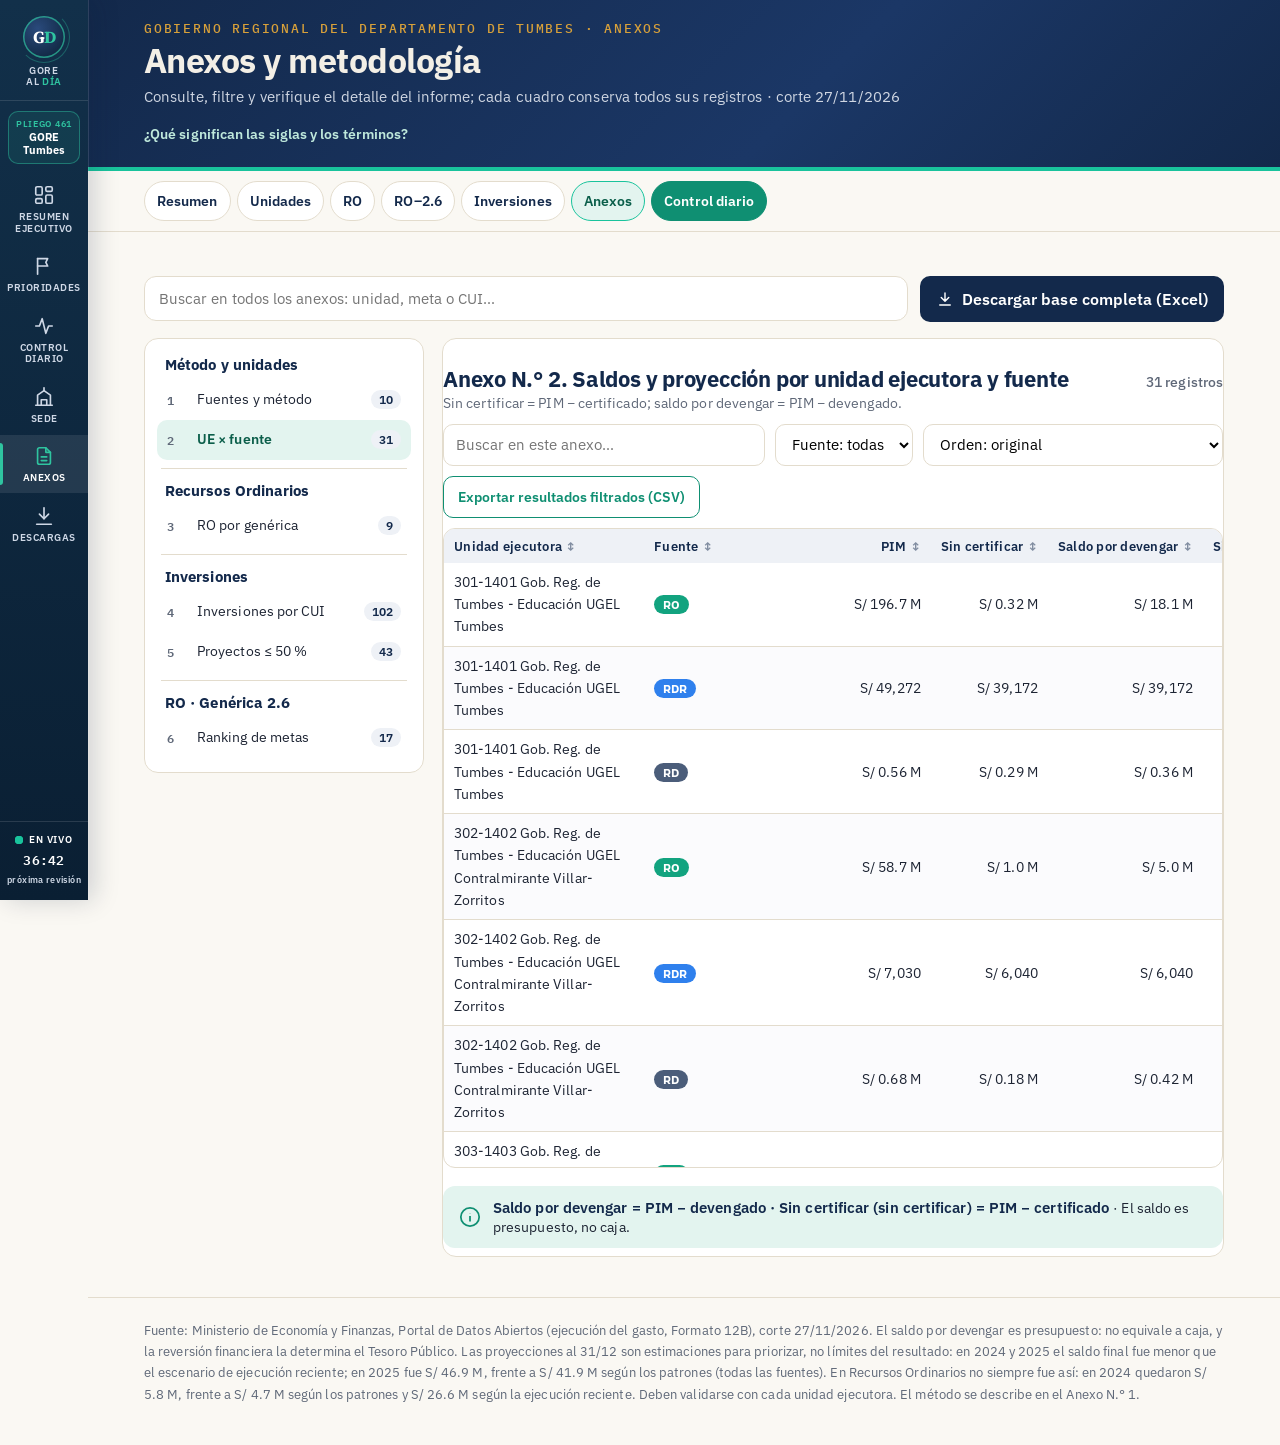
<file: goretumbes/anexos.html>
<!doctype html><html lang="es"><head><meta charset="utf-8"><meta name="viewport" content="width=device-width, initial-scale=1"><meta name="ctx-csv" content="[&quot;Ámbito: Gobierno Regional del Departamento de Tumbes, pliego 461&quot;, &quot;Corte: 27/11/2026&quot;, &quot;Fuente: Ministerio de Economía y Finanzas, Datos Abiertos (ejecución del gasto y Formato 12B)&quot;, &quot;Importes en soles&quot;]"><title>Anexos · Presupuesto y saldos del GORE Tumbes al 27/11/2026</title><link rel="preconnect" href="https://fonts.googleapis.com"><link rel="stylesheet" href="https://fonts.googleapis.com/css2?family=Source+Serif+4:wght@600;700&family=IBM+Plex+Sans:wght@400;600&family=IBM+Plex+Mono:wght@500;600&display=swap"><style>
:root{--bg:#faf8f3;--card:#fff;--ink:#1d2433;--muted:#5f6878;--line:#e3dccd;--soft:#f5f1e8;--navy:#13294b;--gold:#d7a03a;--gold-soft:#f6e6c4;
--f-d:"Source Serif 4",Georgia,serif;--f-t:"IBM Plex Sans","Segoe UI",Arial,sans-serif;--f-m:"IBM Plex Mono",Consolas,monospace;color-scheme:light}
*{box-sizing:border-box}html{scroll-behavior:smooth;scroll-padding-top:70px}
body{margin:0;background:var(--bg);color:var(--ink);font:16px/1.6 var(--f-t);-webkit-text-size-adjust:100%}
.wrap{max-width:1120px;margin:0 auto;padding:0 20px}
header.cab{background:var(--navy);color:#f3efe6;padding:34px 0 26px;border-bottom:4px solid var(--gold)}
.eyebrow{font:500 11.5px/1.4 var(--f-m);letter-spacing:.09em;text-transform:uppercase;color:var(--gold)}
h1{font:700 clamp(26px,4vw,40px)/1.15 var(--f-d);margin:8px 0 10px}
.sub{color:#cfd6e2;max-width:760px;margin:0;text-align:left}
.meta{margin-top:14px;font:500 12.5px var(--f-m);color:#cfd6e2}
nav.saltos{position:sticky;top:0;z-index:5;background:rgba(250,248,243,.96);backdrop-filter:blur(6px);border-bottom:1px solid var(--line)}
nav.saltos .wrap{display:flex;gap:6px;overflow-x:auto;padding:10px 20px;scrollbar-width:none}
nav.saltos a{flex:none;text-decoration:none;color:var(--navy);font:600 13.5px var(--f-t);padding:8px 12px;border-radius:999px;border:1px solid var(--line);background:#fff;min-height:40px;display:flex;align-items:center}
nav.saltos a.prim{background:var(--navy);color:#fff;border-color:var(--navy)}
section{padding:34px 0 8px}
h2{font:700 clamp(22px,3vw,28px)/1.2 var(--f-d);color:var(--navy);margin:0 0 6px}
h3{font:700 18px/1.3 var(--f-d);color:var(--navy);margin:26px 0 8px}
p{margin:0 0 14px;text-align:justify}
.kpis{display:grid;grid-template-columns:repeat(auto-fit,minmax(220px,1fr));gap:14px;margin:22px 0 10px}
.k{background:var(--card);border:1px solid var(--line);border-top:4px solid var(--navy);border-radius:12px;padding:16px 18px}
.k.oro{border-top-color:var(--gold)}
.k .v{font:700 28px/1.1 var(--f-d);color:var(--navy)}
.k .l{font-weight:600;margin-top:4px}
.k small{display:block;color:var(--muted);font-size:13px;margin-top:4px;line-height:1.4}
.tabla{background:#fff;border:1px solid var(--line);border-radius:12px;overflow-x:auto;margin:10px 0 6px}
table{border-collapse:collapse;width:100%;font-size:14px}
th{background:var(--navy);color:#fff;font:600 12.5px/1.3 var(--f-t);text-align:right;padding:10px 12px;position:sticky;top:0;white-space:nowrap}
th:first-child,td:first-child{text-align:left}
td{padding:9px 12px;border-bottom:1px solid var(--line);text-align:right;font-variant-numeric:tabular-nums;white-space:nowrap}
td.txt,th.txt{white-space:normal;min-width:220px;text-align:left}
tr.tot td{font-weight:700;background:var(--soft)}
.nota{font-size:13px;color:var(--muted);margin:4px 0 18px}
.graf{background:#fff;border:1px solid var(--line);border-radius:12px;padding:16px;margin:12px 0}
.barra{display:grid;grid-template-columns:minmax(120px,240px) 1fr 92px;gap:10px;align-items:center;margin:7px 0;font-size:13.5px}
.barra .b{height:16px;background:var(--soft);border-radius:4px;overflow:hidden}
.barra .b i{display:block;height:100%;background:var(--navy)}
.barra .b i.g{background:var(--gold)}
.barra .n{text-align:right;font:600 13px var(--f-m)}
ol.rec{padding-left:22px;max-width:900px}ol.rec li{margin-bottom:14px;text-align:justify}
.descargas{display:flex;flex-wrap:wrap;gap:10px;margin:14px 0}
.btn{display:inline-flex;align-items:center;gap:8px;min-height:44px;padding:10px 16px;border-radius:10px;background:var(--navy);color:#fff;text-decoration:none;font-weight:600}
.btn.sec{background:#fff;color:var(--navy);border:1px solid var(--line)}
.tabs{display:flex;flex-wrap:wrap;gap:6px;margin:16px 0}
.tabs button{font:600 13.5px var(--f-t);border:1px solid var(--line);background:#fff;color:var(--navy);border-radius:999px;padding:9px 14px;min-height:42px;cursor:pointer}
.tabs button[aria-selected=true]{background:var(--navy);color:#fff;border-color:var(--navy)}
.buscar{display:flex;gap:10px;align-items:center;flex-wrap:wrap;margin:8px 0}
.buscar input{flex:1;min-width:220px;font:15px var(--f-t);padding:11px 14px;border:1px solid var(--line);border-radius:10px;background:#fff}
.buscar span{font:500 13px var(--f-m);color:var(--muted)}
th.ord{cursor:pointer}th.ord::after{content:" ↕";opacity:.5}th.asc::after{content:" ↑";opacity:1}th.desc::after{content:" ↓";opacity:1}
.anexo-desc{color:var(--muted);font-size:14px;margin:0 0 8px}
.res-cab{display:flex;justify-content:space-between;align-items:flex-start;gap:14px;flex-wrap:wrap;margin-bottom:16px}
.res-cab .sub2{color:var(--muted);margin:2px 0 0}
.corte{text-align:right}.corte b{display:inline-flex;align-items:center;gap:8px;border:1px solid var(--line);background:#fff;border-radius:10px;padding:8px 14px;font:600 15px var(--f-t);color:var(--navy)}
.corte small{display:block;color:var(--muted);font-size:12.5px;margin-top:6px}
.hero{background:linear-gradient(135deg,#0f2240,#13294b 60%,#183560);color:#fff;border-radius:16px;padding:24px 26px;display:grid;grid-template-columns:1fr auto;gap:26px;align-items:center}
.hero .tres{display:grid;grid-template-columns:repeat(3,1fr)}
.hero .tres>div{padding:0 22px;border-left:1px solid rgba(255,255,255,.18)}.hero .tres>div:first-child{padding-left:0;border-left:0}
.hero .et{font:700 12.5px/1.3 var(--f-t);letter-spacing:.05em;text-transform:uppercase;color:#dbe3ef}
.hero .num{font:700 clamp(26px,3.4vw,38px)/1.15 var(--f-t);margin:8px 0 4px;white-space:nowrap}
.hero .ds{font-size:13.5px;color:#cfd8e6}
.hero .barra2{display:flex;height:20px;border-radius:999px;overflow:hidden;background:#3b4f72;margin:20px 0 10px;font:600 12px/20px var(--f-t)}
.hero .barra2 i{display:block;background:#19c39c;color:#0d2b3e;text-align:center;font-style:normal}.hero .barra2 span{flex:1;text-align:center;color:#e8eef7}
.hero .pie2{font-size:13px;color:#cfd8e6}
.anillo{width:150px;height:150px;position:relative}.anillo svg{transform:rotate(-90deg)}
.anillo div{position:absolute;inset:0;display:flex;flex-direction:column;align-items:center;justify-content:center}
.anillo b{font:700 27px/1 var(--f-t)}.anillo small{font-size:13px;color:#dbe3ef;margin-top:4px}
.fuentes-cab{display:flex;justify-content:space-between;align-items:baseline;gap:10px;flex-wrap:wrap;margin:30px 0 12px}
.fuentes-cab h3{margin:0;font:700 22px/1.2 var(--f-t)}
.nota-legal{margin:6px 0 0;font-size:13px;color:var(--muted)}.nota-legal summary{cursor:pointer;font-weight:600;color:var(--navy)}.nota-legal p{margin:6px 0 0}.fuentes-cab span{color:var(--muted);font-size:13.5px}
.fuentes{display:grid;grid-template-columns:repeat(auto-fit,minmax(196px,1fr));gap:14px}
.fte{background:#fff;border:1px solid var(--line);border-radius:14px;padding:16px;display:flex;flex-direction:column}
.fte.top{border:2px solid var(--navy);box-shadow:0 10px 26px -20px rgba(19,41,75,.6)}
.fte.bajo{border:2px solid #e3a59e}
.fte .badge.rojo{background:#fde3e0;color:#8c231a}
.fte .badge+.badge{margin-left:6px}
.fte .cierre{font-size:12.5px;line-height:1.35;color:var(--muted);margin-top:10px;padding-top:8px;border-top:1px dashed var(--line)}
.fte .cierre.ro{color:#8c231a;font-weight:600}
.fte .fc{display:flex;align-items:center;gap:8px;min-height:30px;flex-wrap:nowrap}.fte svg{flex:none;color:var(--c)}
.fte .sg{font:700 13px var(--f-t);padding:3px 9px;border-radius:999px;background:color-mix(in srgb,var(--c) 16%,#fff);color:color-mix(in srgb,var(--c) 75%,#000)}
.fte .badge{margin-left:auto;font:600 10.5px var(--f-t);padding:2px 7px;border-radius:999px;background:#e6ebf3;color:var(--navy);white-space:nowrap}
.fte h4{font:700 15px/1.25 var(--f-t);color:var(--navy);margin:10px 0 0;white-space:nowrap;overflow:hidden;text-overflow:ellipsis}
.fte .l2{font-size:13px;color:var(--muted);margin-top:8px}
.fte .mo{font:700 26px/1.15 var(--f-t);color:var(--navy);margin:2px 0 12px;white-space:nowrap}
.fte .fl{display:flex;justify-content:space-between;font-size:13.5px;padding:7px 0;border-top:1px solid var(--line)}
.fte .fl b{font-weight:600}
.fte .bar{height:9px;background:#e6e9f0;border-radius:999px;overflow:hidden;margin-top:6px}.fte .bar i{display:block;height:100%;background:var(--c);border-radius:999px}
.idea{display:flex;align-items:center;gap:12px;background:#e3f4ef;border-radius:12px;padding:13px 16px;margin:16px 0 6px;font:600 15.5px var(--f-t);color:var(--navy)}
.idea svg{flex:none;color:#1f6f68}
@media(max-width:820px){.hero{grid-template-columns:1fr;padding:20px}.hero .tres{grid-template-columns:1fr;gap:14px}.hero .tres>div{padding:0;border-left:0}.anillo{display:none}.corte{text-align:left}.fte h4{white-space:normal}}
footer{margin-top:40px;border-top:1px solid var(--line);padding:22px 0 40px;color:var(--muted);font-size:13px}

/* —— capa premium: escala tipográfica modular (1.25), ritmo vertical de 8 px y detalles editoriales —— */
:root{--s-1:.8rem;--s0:1rem;--s1:1.25rem;--s2:1.563rem;--s3:1.953rem;--s4:2.441rem;--s5:3.052rem}
body{font-size:var(--s0);line-height:1.65;letter-spacing:.005em}
header.cab{padding:56px 0 40px;background:linear-gradient(135deg,#13294b 0%,#1b3766 60%,#13294b 100%)}
header.cab h1{font-size:clamp(var(--s3),5vw,var(--s5));letter-spacing:-.015em;line-height:1.08;max-width:22ch}
.eyebrow{font-size:var(--s-1);letter-spacing:.14em}
h2{font-size:clamp(var(--s2),3.4vw,var(--s3));letter-spacing:-.01em;padding-top:8px;border-top:1px solid var(--line);margin-top:8px}
h2::before{content:"";display:block;width:44px;height:3px;background:var(--gold);margin:0 0 14px}
h3{font-size:var(--s1)}
section{padding:48px 0 8px}
.k{padding:20px 22px;box-shadow:0 1px 0 rgba(19,41,75,.04),0 8px 24px -18px rgba(19,41,75,.35)}
.k .v{font-size:clamp(var(--s3),3.6vw,2.3rem);letter-spacing:-.02em;font-variant-numeric:lining-nums tabular-nums}
.k .l{font-size:var(--s0)}
p{hyphens:auto;-webkit-hyphens:auto}
.tabla{box-shadow:0 8px 24px -20px rgba(19,41,75,.4)}
th{letter-spacing:.02em}
tbody tr:nth-child(even) td{background:#fcfbf7}
tbody tr:hover td{background:var(--gold-soft)}
.nota{font-size:var(--s-1)}
.graf{padding:20px 22px}
/* policromía por bloque temático */
.t-ro{--tono:#a86a12;--tinte:#fbf3e4}.t-ro26{--tono:#1f6f68;--tinte:#e8f3f1}.t-g26{--tono:#4b3b8f;--tinte:#efecf8}.t-dec{--tono:#9e2a2b;--tinte:#f9ecec}
.t-ro,.t-ro26,.t-g26{--tono:#13294b;--tinte:#f5f1e8}
section[class^="t-"] h2{color:var(--navy)}section[class^="t-"] h2::before{background:var(--turq)}
:root{--f-d:"IBM Plex Sans","Segoe UI",Arial,sans-serif}
h2::before{background:var(--turq)}
header.cab{border-bottom-color:var(--turq)}
/* —— vistas: paneles, gráficos y tablas consultables —— */
:root{--turq:#19c39c;--turq-d:#0f8f72;--turq-s:#e3f4ef;--alto:#c0392b;--medio:#d99a06;--bajo:#1f8f6a}
.vista{margin:6px 0 26px}
.vcab{display:flex;justify-content:space-between;align-items:flex-start;gap:12px;flex-wrap:wrap;margin-bottom:14px}
.vcab .sub2{color:var(--muted);margin:2px 0 0}
.hero4{background:linear-gradient(135deg,#0f2240,#13294b 60%,#183560);color:#fff;border-radius:16px;padding:22px 24px;display:grid;grid-template-columns:repeat(auto-fit,minmax(200px,1fr));gap:0;align-items:center}
.hero4>div{padding:4px 20px;border-left:1px solid rgba(255,255,255,.18);min-width:0}.hero4>div:first-child{border-left:0;padding-left:4px}
.hero4 .et{font:700 12.5px/1.3 var(--f-t);letter-spacing:.05em;text-transform:uppercase;color:#dbe3ef}
.hero4 .num{font:700 clamp(24px,3vw,34px)/1.15 var(--f-t);margin:8px 0 4px;white-space:nowrap;font-variant-numeric:tabular-nums}
.hero4 .ds{font-size:13.5px;color:#cfd8e6}
.hero4 .anillo2{display:flex;justify-content:center}
.chip{display:inline-flex;align-items:center;gap:6px;font:600 12.5px var(--f-t);padding:3px 10px;border-radius:999px;background:#d8f5ec;color:#0b5e4a;margin-top:6px}
.chip.sube{background:#fde3e0;color:#8c231a}
.rejilla{display:grid;grid-template-columns:repeat(auto-fit,minmax(min(440px,100%),1fr));gap:16px;margin-top:16px}
.panel2{background:#fff;border:1px solid var(--line);border-radius:14px;padding:18px 20px;box-shadow:0 8px 24px -22px rgba(19,41,75,.45);min-width:0}
.panel2 h3{margin:0;font:700 19px/1.25 var(--f-t);color:var(--navy)}
.panel2 .ps{color:var(--muted);font-size:13.5px;margin:3px 0 14px}
.hb{display:grid;grid-template-columns:minmax(90px,max-content) 1fr;column-gap:12px;row-gap:6px;align-items:center;font-size:13.5px}
.hb .lb{text-align:right;color:var(--ink);white-space:nowrap;overflow:hidden;text-overflow:ellipsis;max-width:170px}
.hb .tr{position:relative;height:22px;background-image:var(--grid);background-size:var(--paso) 100%;background-repeat:repeat-x}
.hb .tr.dob{height:34px}
.hb .tr i{position:absolute;left:0;height:14px;top:4px;border-radius:0 3px 3px 0;background:var(--c,#13294b)}
.hb .tr.dob i{height:12px;top:3px}.hb .tr.dob i+i{top:18px}
.hb .tr b{position:absolute;top:2px;font:600 12.5px var(--f-t);white-space:nowrap;color:var(--navy);padding-left:6px}
.hb .tr.dob b{top:0}.hb .tr.dob b+b{top:15px}
.hb .ej{grid-column:2;position:relative;height:18px;border-top:1px solid #c9cfda;font:12px var(--f-t);color:var(--muted)}
.hb .ej span{position:absolute;top:3px;transform:translateX(-50%);white-space:nowrap}
.hb .ej span:first-child{transform:none}
.hb .et2{grid-column:2;text-align:center;font-size:12.5px;color:var(--muted)}
.ley2{display:flex;gap:16px;flex-wrap:wrap;font-size:13px;color:var(--ink);margin-top:10px}
.ley2 span::before{content:"";display:inline-block;width:12px;height:12px;border-radius:3px;background:var(--c);margin-right:6px;vertical-align:-1px}
.aviso{display:flex;align-items:center;gap:12px;border-radius:12px;padding:12px 16px;margin:14px 0 4px;font:600 15px var(--f-t);color:var(--navy);background:var(--turq-s)}
.aviso svg{flex:none}.aviso.info svg{color:var(--turq-d)}
.aviso.ambar{background:#fbeccc}.aviso.ambar svg{color:#a86a12}
.aviso small{font-weight:400;color:var(--ink);font-size:13.5px}
.etapas{display:flex;height:30px;border-radius:8px;overflow:hidden;font:700 13px/30px var(--f-t);color:#fff;text-align:center;margin-top:6px}
.etapas i{display:block;font-style:normal;min-width:2px}
.ejeP{display:flex;justify-content:space-between;font-size:12px;color:var(--muted);margin:4px 0 14px}
.trio{display:grid;grid-template-columns:repeat(auto-fit,minmax(150px,1fr));gap:10px}
.trio>div{border-radius:12px;padding:12px 14px;background:color-mix(in srgb,var(--c) 12%,#fff)}
.trio .t1{font:600 13px/1.3 var(--f-t);color:var(--navy);display:flex;gap:8px;align-items:center}
.trio .t1 svg{color:var(--c);flex:none}
.trio b{display:block;font:700 22px/1.2 var(--f-t);color:var(--navy);margin:8px 0 2px;white-space:nowrap}
.trio small{color:var(--muted);font-size:12.5px}
.dos2{display:grid;grid-template-columns:repeat(auto-fit,minmax(170px,1fr));gap:12px}
.esc{border:1px solid var(--line);border-radius:12px;padding:14px 16px;background:#fff}
.esc.p{border:2px solid var(--turq);background:#f2fbf8}
.esc .tg{display:inline-block;font:700 13px var(--f-t);padding:3px 11px;border-radius:999px;background:#d8f5ec;color:#0b5e4a}
.esc.h .tg{background:#e3ecfb;color:#1e4f9c}
.esc b{display:block;font:700 26px/1.2 var(--f-t);color:var(--navy);margin:10px 0 2px;white-space:nowrap}
.esc small{color:var(--muted);font-size:12.5px;display:block;line-height:1.4}
.ttab{width:100%;border-collapse:collapse;font-size:13.5px}
.ttab th{background:#eef1f6;color:var(--navy);font:600 12.5px/1.3 var(--f-t);padding:9px 10px;text-align:right;position:static;white-space:nowrap}
.ttab th:first-child,.ttab td:first-child,.ttab th.tx{text-align:left}
.ttab td{padding:8px 10px;border-bottom:1px solid var(--line);text-align:right;white-space:nowrap;font-variant-numeric:tabular-nums}
.ttab td.tx{text-align:left;white-space:normal;min-width:160px}
.ttab th.ord{cursor:pointer}
.mb{display:inline-block;width:110px;height:8px;background:#e6e9f0;border-radius:999px;overflow:hidden;vertical-align:middle;margin-left:8px}
.mb i{display:block;height:100%;background:var(--turq-d);border-radius:999px}
.ctrl{display:flex;gap:10px;flex-wrap:wrap;align-items:center;margin:0 0 10px}
.ctrl input,.ctrl select{font:14.5px var(--f-t);padding:9px 12px;border:1px solid var(--line);border-radius:10px;background:#fff;min-height:42px}
.ctrl input{flex:1;min-width:200px}
.ctrl .btn2{font:600 14px var(--f-t);padding:9px 14px;border-radius:10px;border:1px solid var(--turq-d);background:#fff;color:var(--turq-d);cursor:pointer;min-height:42px;display:inline-flex;align-items:center;gap:6px;text-decoration:none}
.ctrl .btn2.lleno{background:var(--turq-d);color:#fff}
.ctrl span.c{font:500 13px var(--f-m);color:var(--muted)}
.scroll{overflow:auto;max-height:520px;border:1px solid var(--line);border-radius:12px}
.tag{display:inline-block;font:600 11.5px var(--f-t);padding:2px 9px;border-radius:999px;background:#eef1f6;color:var(--navy);white-space:nowrap}
.tag.inv{background:#d8f5ec;color:#0b5e4a}
.prog{display:grid;grid-template-columns:repeat(3,1fr);gap:10px;margin-bottom:12px}
.prog>div{border-radius:12px;padding:12px;border:1px solid var(--line);display:flex;gap:10px;align-items:center;background:color-mix(in srgb,var(--c) 9%,#fff)}
.prog svg{color:var(--c);flex:none}.prog b{display:block;font:700 24px/1 var(--f-t);color:var(--navy)}.prog small{font-size:12.5px;color:var(--ink);line-height:1.3;display:block}
.fila2{display:flex;justify-content:space-between;align-items:center;gap:12px;border:1px solid var(--line);border-radius:10px;padding:10px 14px;margin-top:8px;font-size:14.5px}
.fila2 b{font:700 20px var(--f-t);color:var(--navy);white-space:nowrap}
.sec-nota{font-size:13px;color:var(--muted);margin:8px 0 0}
section .panel2 .ttab th,.visor2 .ttab th{background:#eef1f6;color:var(--navy)}
.panel2 .ttab tbody tr:nth-child(even) td,.visor2 .ttab tbody tr:nth-child(even) td{background:#fbfbfd}
nav.saltos a.act{background:var(--turq-s);border-color:var(--turq);color:#0b5e4a}
@media(max-width:820px){.hero4{grid-template-columns:1fr 1fr;padding:18px}.hero4>div{padding:10px 8px;border-left:0}.hero4 .anillo2{display:none}
 .prog{grid-template-columns:1fr}.hb .lb{max-width:130px}.mb{width:60px}}
@media(max-width:480px){.hero4{grid-template-columns:1fr}}
@media(max-width:640px){.hb .ej span:nth-child(even){display:none}.hb{padding-right:58px}}

details.amplio{margin:18px 0 0;border:1px solid var(--line);border-radius:12px;background:#fff;padding:0 18px}
details.amplio>summary{cursor:pointer;font:600 15px var(--f-t);color:var(--turq-d);padding:14px 0;min-height:44px}
details.amplio[open]>summary{border-bottom:1px solid var(--line);margin-bottom:12px}
details.amplio .tabla{margin-bottom:6px}
.glos{margin-top:10px;font-size:13.5px}.glos summary{cursor:pointer;color:#bfe9dc;font-weight:600;min-height:32px;display:inline-flex;align-items:center}
.glos dl{display:grid;grid-template-columns:max-content 1fr;gap:4px 12px;margin:8px 0 0;background:rgba(255,255,255,.08);border-radius:10px;padding:10px 14px;color:#e8eef7}
.glos dt{font-weight:700}.glos dd{margin:0}
header.cab{padding:28px 0 22px !important}header.cab h1{font-size:clamp(26px,4vw,38px) !important;max-width:none !important}
.fte .fc{flex-wrap:nowrap;gap:6px}
.cifras{display:flex;flex-wrap:wrap;gap:8px 28px;align-items:baseline;background:#f3f5f9;border:1px solid var(--line);border-radius:12px;padding:12px 18px;margin:4px 0 16px}
.cifras div{display:flex;gap:8px;align-items:baseline}.cifras span{font-size:13px;color:var(--muted)}.cifras b{font:700 18px var(--f-t);color:var(--navy);white-space:nowrap}
.linea{font-size:15px;line-height:1.5;margin:4px 0 16px}.linea b{white-space:nowrap}
#t-met td:nth-child(2){min-width:240px;max-width:380px}#t-met .mt{overflow:hidden;display:-webkit-box;-webkit-line-clamp:2;-webkit-box-orient:vertical}
#t-met th{white-space:nowrap}
.fte .cmp{font-size:12.5px;color:var(--ink);margin-top:6px}
/* —— Resumen: panel principal y franja de cierre fiscal —— */
header.cab{padding:20px 0 16px !important}header.cab h1{font-size:clamp(24px,3vw,34px) !important;margin:4px 0 6px !important}
header.cab .sub{font-size:14.5px;margin:0 0 6px}
#resumen{padding-top:18px !important}#resumen .res-cab{margin-bottom:12px;align-items:center}#resumen .res-cab h2{border-top:0;padding-top:0;margin:0}#resumen .res-cab h2::before{display:none}#resumen .res-cab .sub2,#resumen .res-cab .corte small{display:none}
#resumen .fuentes-cab{margin:20px 0 12px}
.franja{display:grid;grid-template-columns:minmax(0,1fr) auto;gap:16px 26px;align-items:center;background:linear-gradient(135deg,#0f2240,#13294b 60%,#183560);color:#fff;border-radius:16px;padding:18px 24px;box-shadow:0 6px 18px rgba(19,41,75,.18)}
.franja .nums{display:grid;grid-template-columns:repeat(3,minmax(0,1fr))}
.franja .nums>div{padding:0 20px;border-left:1px solid rgba(255,255,255,.18);min-width:0}.franja .nums>div:first-child{padding-left:0;border-left:0}
.franja small{display:block;font:700 12px var(--f-t);letter-spacing:.05em;text-transform:uppercase;color:#dbe3ef}
.franja b{display:block;font:700 clamp(23px,2.5vw,32px)/1.15 var(--f-t);color:#fff;white-space:nowrap;margin-top:5px}
.franja .sb{display:block;font-size:13px;color:#cfd8e6;margin-top:2px}
.franja .barra2{display:flex;height:18px;border-radius:999px;overflow:hidden;background:#3b4f72;margin:14px 0 6px;font:600 11.5px/18px var(--f-t)}
.franja .barra2 i{display:block;background:#19c39c;color:#0d2b3e;text-align:center;font-style:normal}.franja .barra2 span{flex:1;text-align:center;color:#e8eef7}
.franja .pie2{font-size:12.5px;color:#cfd8e6}
.anillo-s{position:relative;width:112px;height:112px}.anillo-s svg{display:block}
.anillo-s div{position:absolute;inset:0;display:flex;flex-direction:column;align-items:center;justify-content:center}
.anillo-s b{font:700 20px/1 var(--f-t);color:#fff;margin:0}.anillo-s small{font-size:11px;letter-spacing:.04em;margin-top:3px;text-transform:none;font-weight:600}
.cierre{display:grid;grid-template-columns:auto minmax(0,1.15fr) minmax(0,1fr) minmax(0,1.3fr) auto;background:linear-gradient(135deg,#15305a,#1b3a6b);color:#fff;border-radius:0 0 16px 16px;border-top:1px solid rgba(255,255,255,.14);box-shadow:0 6px 18px rgba(19,41,75,.18)}
.cierre[hidden]{display:none}
.franja:has(+ .cierre:not([hidden])){border-radius:16px 16px 0 0;box-shadow:none}
.cierre>div{display:flex;flex-direction:column;justify-content:center;min-width:0;padding:12px 18px;border-left:1px solid rgba(255,255,255,.12)}
.cierre>.c-plazo{flex-direction:row;align-items:center;justify-content:flex-start;gap:12px;border-left:0;padding-left:24px}
.cierre>.c-btn{padding-right:24px}
.cierre small{display:block;font-size:12.5px;color:#cfd8e6;line-height:1.3}.cierre .vd{display:flex;align-items:center;gap:8px;flex-wrap:wrap}
.cierre b{font:700 18px/1.25 var(--f-t);color:#fff;white-space:nowrap}
.cierre .tt{display:block;font:700 14.5px/1.25 var(--f-t);color:#fff;white-space:nowrap}
.cierre .dif{font:700 14px var(--f-t);padding:2px 10px;border-radius:999px;white-space:nowrap}
.cierre .dif.v{background:rgba(25,195,156,.2);color:#6ee7c8}.cierre .dif.a{background:rgba(246,199,107,.2);color:#f6c76b}
.cierre a.ir{display:block;text-align:center;background:var(--turq);color:#0d2b3e;font:700 13.5px var(--f-t);text-decoration:none;border-radius:9px;padding:10px 14px;white-space:nowrap}
.cierre a.ir:hover{background:#3fd6b2}
.reloj{position:relative;flex:none;width:56px;height:56px}.reloj svg{display:block}
.reloj .gira{transform-origin:28px 28px;animation:gira 12s linear infinite}@keyframes gira{to{transform:rotate(360deg)}}
.reloj .cen{position:absolute;inset:0;display:flex;align-items:center;justify-content:center;font:800 19px/1 var(--f-t);color:#fff}
@media(prefers-reduced-motion:reduce){.reloj .gira{animation:none}}
@media(max-width:1099px){.cierre{grid-template-columns:repeat(3,minmax(0,1fr))}
 .cierre>.c-plazo{order:1}.cierre>.c-ro{order:2}.cierre>.c-btn{order:3;padding-right:24px}.cierre>.c-req{order:4;border-left:0;padding-left:24px}.cierre>.c-ult{order:5;grid-column:span 2;padding-right:24px}
 .cierre>.c-req,.cierre>.c-ult{border-top:1px solid rgba(255,255,255,.12)}}
@media(max-width:640px){header.cab{padding:14px 0 12px !important}header.cab h1{font-size:23px !important}header.cab .sub{display:none}header.cab .eyebrow{font-size:10.5px !important}
 #resumen{padding-top:14px !important}
 .franja{padding:16px;gap:12px 14px}.franja .nums{grid-template-columns:1fr;gap:10px}.franja .nums>div{padding:0;border-left:0}.franja b{font-size:21px;margin-top:2px}.franja .izq{display:contents}.franja .nums{grid-column:1;grid-row:1}.anillo-s{grid-column:2;grid-row:1;width:96px;height:96px;align-self:start}.anillo-s svg{width:96px;height:96px}.anillo-s b{font-size:17px}.franja .barra2{grid-column:1/-1;margin:2px 0 0}.franja .pie2{grid-column:1/-1;margin-top:-6px}
 .cierre{grid-template-columns:repeat(2,minmax(0,1fr))}.cierre>div{padding:10px 16px !important;border-left:0;border-top:1px solid rgba(255,255,255,.12)}
 .cierre>.c-plazo{grid-column:1/-1;border-top:0;order:1}.cierre>.c-ro{grid-column:1/-1;order:2}.cierre>.c-req{order:3}.cierre>.c-ult{order:4;border-left:1px solid rgba(255,255,255,.12)}
 .cierre>.c-btn{order:5;grid-column:1/-1}.cierre>.c-ult{grid-column:auto;padding-right:16px}.cierre b{font-size:17px}
 #resumen .res-cab{gap:8px;margin-bottom:10px}#resumen .res-cab .sub2{display:none}#resumen .res-cab h2{margin-bottom:0}}
.ue-saldo{margin-top:28px;background:#fff;border:1px solid var(--line);border-radius:16px;padding:18px 18px 14px;box-shadow:0 1px 2px rgba(19,41,75,.05)}
.ue-saldo .cab-ue{display:flex;flex-wrap:wrap;align-items:baseline;justify-content:space-between;gap:4px 12px;border-bottom:3px solid var(--turq);padding-bottom:10px;margin-bottom:10px}
.ue-saldo h3{margin:0;font:700 20px/1.25 var(--f-t);color:var(--navy)}.ue-saldo .monto{font:700 24px var(--f-t);color:var(--navy);white-space:nowrap}
.ue-saldo .sub3{color:var(--muted);font-size:13px;margin:0 0 10px}
.ue-tabla{overflow-x:auto;border-radius:10px;-webkit-overflow-scrolling:touch}
.ue-tabla table{border-collapse:separate;border-spacing:0;width:100%;min-width:620px;font:400 13px var(--f-t);font-variant-numeric:tabular-nums}
.ue-tabla th,.ue-tabla td{padding:7px 10px;border-bottom:1px solid #eee8dc;text-align:right;white-space:nowrap;color:var(--ink)}
.ue-tabla thead th{background:var(--navy);color:#fff;font-size:12px;font-weight:600;border:0}
.ue-tabla thead th:first-child{border-top-left-radius:10px}.ue-tabla thead th:last-child{border-top-right-radius:10px}
.ue-tabla th[scope=row],.ue-tabla thead th:first-child{text-align:left;position:sticky;left:0;z-index:1;max-width:180px;overflow:hidden;text-overflow:ellipsis}
.ue-tabla th[scope=row]{background:#fff;font-weight:600;box-shadow:1px 0 0 #eee8dc}
.ue-tabla thead th:first-child{background:var(--navy)}
.ue-tabla tbody tr:hover th,.ue-tabla tbody tr:hover td.tt{background:var(--soft)}
.ue-tabla td.tt{font-weight:700;color:var(--navy);min-width:96px}
.ue-tabla .mini{display:flex;height:5px;border-radius:3px;overflow:hidden;margin:4px 0 0 auto;min-width:4px}.ue-tabla .mini i{display:block;height:100%}
.ue-tabla .chip,.ue-conc .chip{display:inline-block;padding:1px 8px;border-radius:999px;font:700 11px var(--f-t);background:#fff;color:var(--c);box-shadow:inset 0 0 0 1.5px var(--c)}
.ue-tabla tr.otras th,.ue-tabla tr.otras td{color:var(--muted);font-style:italic;background:#fcfbf8}
.ue-tabla tr.total th,.ue-tabla tr.total td{font-weight:700;background:var(--soft);border-top:2px solid var(--navy);border-bottom:0;color:var(--navy)}
.ue-tabla .cero{color:#c3c8d0}
.ue-conc{list-style:none;margin:12px 0 0;padding:0;display:grid;grid-template-columns:repeat(auto-fit,minmax(min(320px,100%),1fr));gap:6px 16px;font-size:13.5px}
.ue-conc li{padding:7px 10px;border-left:3px solid var(--c);background:var(--soft);border-radius:0 8px 8px 0}
.ue-pie{margin:10px 0 0;font-size:13px;color:var(--muted)}.ue-pie a{color:var(--navy);font-weight:600}
.ir-control{display:flex;align-items:center;justify-content:space-between;gap:12px;flex-wrap:wrap;background:var(--navy);color:#fff;border-radius:12px;padding:14px 18px;margin-top:16px}
.ir-control a{background:var(--turq);color:#0d2b3e;font-weight:700;text-decoration:none;border-radius:10px;padding:10px 16px;min-height:44px;display:inline-flex;align-items:center}
:focus-visible{outline:3px solid #0f8f72;outline-offset:2px}
@media(max-width:640px){.hb .ej span:nth-child(even){display:none}.hb{padding-right:58px !important}
 .panel2>.ttab,.panel2>div>.ttab{display:block;overflow-x:auto;max-width:100%}.ctrl select,.ctrl input{max-width:100%;min-width:0;width:100%;flex:1 1 100%}}

.cabina{background:linear-gradient(135deg,#0f2240,#13294b 60%,#183560);border-radius:16px;padding:18px 18px 14px;box-shadow:0 6px 18px rgba(19,41,75,.18);color:#dbe3ef}
.cabina-ins{display:grid;grid-auto-flow:column;grid-auto-columns:minmax(0,1fr);gap:12px}
@media (max-width:1100px){.cabina-ins{grid-auto-flow:row;grid-template-columns:repeat(6,minmax(0,1fr))}.cabina-ins>.ins{grid-column:span 2}.cabina-ins>.ins:nth-child(4):nth-last-child(2){grid-column:2/span 2}}
.ins{background:rgba(255,255,255,.04);border:1px solid rgba(255,255,255,.10);border-radius:14px;padding:12px 12px 14px;display:flex;flex-direction:column;align-items:center;min-width:0}
.ins.top{border-color:rgba(25,195,156,.55);box-shadow:inset 0 0 0 1px rgba(25,195,156,.25)}
.ins-cab{display:flex;align-items:center;gap:6px;flex-wrap:wrap;justify-content:center;min-height:22px;width:100%}
.ins-sg{font:700 12px var(--f-t);letter-spacing:.04em;color:#fff;background:var(--c);border-radius:999px;padding:2px 10px}
.ins-b{font:600 10.5px var(--f-t);color:#bfe9dc;border:1px solid rgba(191,233,220,.35);border-radius:999px;padding:1px 8px}
.ins-b.alerta{color:#ffd2cc;border-color:rgba(255,210,204,.4)}
.dial{width:100%;max-width:190px;height:auto;margin:6px 0 2px;display:block}
.dial .bisel{fill:#0a1830;stroke:#3a5a88;stroke-width:1.5}.dial .fondo{fill:#0d1f3a}
.dial .zn{fill:none;stroke-width:5;stroke-linecap:butt}
.dial .tk{font:600 7px var(--f-t);fill:#8fa3c0;text-anchor:middle}
.dial .ref{stroke:#fff;stroke-width:2.6;stroke-linecap:round}
.dial .aguja{stroke-width:3.2;stroke-linecap:round}
.dial .eje{fill:#e9eef6;stroke:#0a1830;stroke-width:1.5}
.dial .ventana{fill:#050e1c;stroke:#2a4a7c;stroke-width:1}
.dial .val{font:700 12.5px var(--f-t);fill:#fff;text-anchor:middle;font-variant-numeric:tabular-nums}
.dial .pts{font:600 8px var(--f-t);fill:#9fb0c9;text-anchor:middle}
.dial .pulso{animation:ins-pulso 2.4s ease-in-out infinite}
@keyframes ins-pulso{50%{opacity:.35}}
.ins-txt{width:100%;text-align:center}
.ins-txt h4{margin:2px 0 8px;font:700 14.5px var(--f-t);color:#fff;white-space:nowrap;overflow:hidden;text-overflow:ellipsis}
.odo-l{font:600 10px var(--f-t);letter-spacing:.06em;text-transform:uppercase;color:#8fa3c0;margin-top:6px}
.odo{display:inline-block;margin-top:3px;background:#050e1c;border:1px solid #2a4a7c;border-radius:6px;padding:4px 9px;font:600 14px var(--f-m,ui-monospace),monospace;color:#7fe0c3;letter-spacing:.03em;font-variant-numeric:tabular-nums;white-space:nowrap}
.odo.r{color:#f6c86b}
.cabina-ley{display:flex;flex-wrap:wrap;gap:8px 18px;margin-top:14px;padding-top:12px;border-top:1px solid rgba(255,255,255,.10);font-size:12.5px;color:#cfd8e6}
.cabina-ley i{display:inline-block;width:11px;height:11px;border-radius:3px;margin-right:6px;vertical-align:-1px}
.cabina-ley .ley-ref{width:3px;height:13px;border-radius:2px;background:#fff;vertical-align:-2px}
@media (max-width:640px){
 .cabina{padding:12px 10px 12px;border-radius:14px}
 .cabina-ins{grid-template-columns:1fr;gap:10px}
 .cabina-ins>.ins,.cabina-ins>.ins:nth-child(4):nth-last-child(2){grid-column:auto}
 .ins{display:grid;grid-template-columns:118px minmax(0,1fr);grid-template-areas:"dial cab" "dial txt";align-items:center;column-gap:12px;padding:10px 12px}
 .ins-cab{grid-area:cab;justify-content:flex-start}
 .dial{grid-area:dial;margin:0;max-width:118px}
 .ins-txt{grid-area:txt;text-align:left}
 .ins-txt h4{margin:4px 0 2px;font-size:14px}
 .odo-l{margin-top:4px;font-size:9.5px}
 .odo{font-size:13px;padding:3px 8px}
 .cabina-ley{font-size:12px;gap:6px 14px}
}
@media (prefers-reduced-motion:reduce){.dial .pulso{animation:none}}
@media print{.cabina{box-shadow:none}.dial .pulso{animation:none}}

section{padding:26px 0 4px!important}
h2{border-top:0!important;padding-top:0!important;margin-top:0!important}h2::before{margin:0 0 10px!important}
.vista{margin:4px 0 8px}.vcab{align-items:center;margin-bottom:10px}.vcab .sub2{margin:0}
.corte small{display:none}
details.amplio{margin:10px 0 0}
.cifras{margin:4px 0 8px;row-gap:4px}.cifras-n{flex-basis:100%;font-size:12px;color:var(--muted)}
.linea{margin:2px 0 10px}
.cabina-ley .ley-txt{margin-left:auto;color:#9fb0c9}
.cabina-pie{display:flex;flex-wrap:wrap;justify-content:space-between;align-items:baseline;gap:6px 16px;margin-top:10px;padding-top:10px;border-top:1px solid rgba(255,255,255,.10);font-size:14px;font-weight:600;color:#fff}
.cabina-pie .pie-fte{font-size:12px;font-weight:500;color:#9fb0c9}
.nota-legal{margin:8px 0 0}
.ue-conc{grid-template-columns:repeat(3,minmax(0,1fr))!important}
.ue-tabla .soles{font-size:12px;white-space:nowrap}
.ir-control{margin-top:12px;gap:10px 16px}.ir-control>span{flex:1 1 320px}
.ir-bot{display:flex;flex-wrap:wrap;gap:8px}
.ir-control a.ir-sec{background:transparent;color:#fff;border:1px solid rgba(255,255,255,.45);font-weight:600}
.ir-control a.ir-sec:hover{background:rgba(255,255,255,.1)}
@media(max-width:640px){.ue-conc{grid-template-columns:1fr!important}.cabina-ley .ley-txt{margin-left:0}.ir-bot a{flex:1 1 auto;justify-content:center}}

section[class^="t-"] th{background:var(--tono)}section[class^="t-"] tbody tr:nth-child(even) td{background:var(--tinte)}
section[class^="t-"] h3{color:var(--tono)}
.k{border-top-color:var(--navy)!important}.k .v{color:var(--navy)!important}.k.oro{border-top-color:#d99a06!important}
.par{display:grid;grid-template-columns:minmax(0,1fr) 270px;gap:32px;align-items:start;margin:18px 0 10px}
.par > div > p:last-child{margin-bottom:0}
.dato{position:sticky;top:76px;background:var(--card);border:1px solid var(--line);border-left:5px solid var(--tono,var(--navy));border-radius:12px;padding:18px 20px;box-shadow:0 8px 24px -20px rgba(19,41,75,.45)}
.dato .e{font:500 11px/1.3 var(--f-m);letter-spacing:.1em;text-transform:uppercase;color:var(--muted)}
.dato .v{font:700 2rem/1.1 var(--f-d);color:var(--tono,var(--navy));margin:6px 0 2px;letter-spacing:-.02em;font-variant-numeric:lining-nums tabular-nums}
.dato .l{font-weight:600;font-size:14px;line-height:1.35}
.dato ul{list-style:none;margin:12px 0 0;padding:12px 0 0;border-top:1px solid var(--line);font-size:13.5px;line-height:1.4}
.dato li{display:flex;justify-content:space-between;gap:10px;margin:0 0 7px}.dato li b{font:600 13px var(--f-m);white-space:nowrap;color:var(--ink)}
.dato.ro{--tono:#a86a12}.dato.r26{--tono:#1f6f68}.dato.g26{--tono:#4b3b8f}
@media (max-width:900px){.par{grid-template-columns:1fr;gap:14px}.dato{position:static}}
@media (max-width:640px){body{font-size:15.5px}p{text-align:left}.barra{grid-template-columns:1fr 70px}.barra .lbl{grid-column:1/-1}td.txt{min-width:170px}}
.indice{padding:40px 0 8px}
.grupo{margin:22px 0 0}.grupo h3{display:flex;align-items:center;gap:10px;margin:0 0 10px;font-size:var(--s1);color:var(--tono)}
.grupo h3::before{content:"";width:12px;height:12px;border-radius:3px;background:var(--tono)}
.lista{display:grid;grid-template-columns:repeat(auto-fill,minmax(310px,1fr));gap:12px}
a.ax{display:grid;grid-template-columns:auto 1fr;gap:4px 14px;align-items:start;text-decoration:none;color:var(--ink);background:#fff;border:1px solid var(--line);border-left:4px solid var(--tono);border-radius:12px;padding:14px 16px;transition:box-shadow .15s,transform .15s}
a.ax:hover{transform:translateY(-2px);box-shadow:0 10px 22px -16px rgba(19,41,75,.5)}
a.ax[aria-current=true]{background:var(--tinte);box-shadow:0 0 0 2px var(--tono) inset}
a.ax .n{grid-row:1/4;font:700 22px/1 var(--f-d);color:#fff;background:var(--tono);border-radius:10px;min-width:44px;height:44px;display:flex;align-items:center;justify-content:center}
a.ax .t{font-weight:600;line-height:1.3;color:var(--navy)}
a.ax .d{font-size:13.5px;color:var(--muted);line-height:1.4}
a.ax .f{font:500 12px var(--f-m);color:var(--tono)}
.g-gen{--tono:#13294b;--tinte:#eef2f8}.g-ro{--tono:#a86a12;--tinte:#fbf3e4}.g-r26{--tono:#1f6f68;--tinte:#e8f3f1}.g-g26{--tono:#4b3b8f;--tinte:#efecf8}.g-ctl{--tono:#7a6a3a;--tinte:#f6f1e3}.g-dec{--tono:#9e2a2b;--tinte:#f9ecec}
#visor{scroll-margin-top:70px;margin-top:40px}#visor:empty{display:none}
#visor h2{color:var(--tono)}#visor h2::before{background:var(--tono)}#visor th{background:var(--tono)}#visor tbody tr:nth-child(even) td{background:var(--tinte)}
.pasos{display:flex;flex-wrap:wrap;justify-content:space-between;gap:10px;margin:18px 0 0}
.pasos a{font-weight:600;color:var(--navy);text-decoration:none;border:1px solid var(--line);background:#fff;border-radius:999px;padding:9px 14px;min-height:42px;display:inline-flex;align-items:center}
@media print{nav.saltos,.tabs,.buscar,.descargas{display:none}}

.ax2{display:grid;grid-template-columns:280px minmax(0,1fr);gap:18px;align-items:start;margin-top:16px}
.menu{background:#fff;border:1px solid var(--line);border-radius:14px;padding:14px 12px;position:sticky;top:76px;max-height:calc(100vh - 96px);overflow:auto}
.menu h4{font:700 15px var(--f-t);color:var(--navy);margin:12px 8px 6px}.menu h4:first-child{margin-top:2px}
.menu a{display:flex;align-items:center;gap:8px;padding:8px 10px;border-radius:10px;text-decoration:none;color:var(--ink);font-size:14px;min-height:40px}
.menu a:hover{background:var(--soft)}
.menu a[aria-current=true]{background:var(--turq-s);color:#0b5e4a;font-weight:600}
.menu a .nn{font:600 11.5px var(--f-m);color:var(--muted);min-width:22px}
.menu a .ct{margin-left:auto;font:600 11.5px var(--f-t);background:#eef1f6;color:var(--navy);border-radius:999px;padding:2px 8px}
.menu a.sin{opacity:.45}
.menu hr{border:0;border-top:1px solid var(--line);margin:8px 4px}
.visor2{background:#fff;border:1px solid var(--line);border-radius:14px;padding:18px 20px;min-width:0}
.visor2 .vt{display:flex;justify-content:space-between;align-items:baseline;gap:10px;flex-wrap:wrap}
.visor2 h2{margin:0;padding:0;border:0;font:700 22px/1.25 var(--f-t)}.visor2 h2::before{display:none}
.visor2 .vt span{font:500 13.5px var(--f-t);color:var(--muted)}
.visor2 .ttab td.tx{min-width:200px}
.visor2 .ctrl select{max-width:300px}
.fte-chip{display:inline-block;font:700 11.5px var(--f-t);padding:2px 9px;border-radius:999px;color:#fff}
.busq{display:flex;gap:12px;align-items:center;flex-wrap:wrap;margin-top:16px}
.busq input{flex:1;min-width:240px;font:15px var(--f-t);padding:12px 14px;border:1px solid var(--line);border-radius:12px;background:#fff}
@media(max-width:900px){.ax2{grid-template-columns:1fr}.menu{position:static;max-height:none}}
.sg{display:inline-block;margin-left:6px;padding:1px 8px;border-radius:999px;background:#e6eefb;color:#13294b;font-size:.82em;font-weight:600;white-space:nowrap}</style><meta property="og:type" content="website"><meta property="og:site_name" content="GORE al Día"><meta property="og:title" content="Anexos · Presupuesto y saldos del GORE Tumbes al 27/11/2026"><meta property="og:description" content=""><meta property="og:url" content="https://gorealdia.github.io/goretumbes/anexos.html"><meta property="og:image" content="https://gorealdia.github.io/herramientas/compartir.png"><meta property="og:image:width" content="1200"><meta property="og:image:height" content="630"><meta property="og:locale" content="es_PE"><meta name="twitter:card" content="summary_large_image">
<link rel="stylesheet" href="/herramientas/marco.css"><script src="/herramientas/portal.js"></script><script src="/herramientas/marco.js"></script>
</head><body>
<header class="cab"><div class="wrap"><div class="eyebrow">Gobierno Regional del Departamento de Tumbes · Anexos</div><h1>Anexos y metodología</h1>
<p class="sub">Consulte, filtre y verifique el detalle del informe; cada cuadro conserva todos sus registros · corte 27/11/2026</p>
<details class="glos"><summary>¿Qué significan las siglas y los términos?</summary><dl>
<dt>PIM</dt><dd>Presupuesto Institucional Modificado: presupuesto vigente con las modificaciones del año.</dd>
<dt>Devengado</dt><dd>Reconocimiento de una obligación de pago por un bien o servicio recibido. No es el pago.</dd>
<dt>Saldo por devengar</dt><dd>PIM − devengado. Es presupuesto, no dinero en caja.</dd>
<dt>Sin certificar</dt><dd>PIM − certificado: crédito aún no reservado para un gasto.</dd>
<dt>RO</dt><dd>Recursos Ordinarios, financiados por el Tesoro Público.</dd>
<dt>RDR</dt><dd>Recursos Directamente Recaudados por la entidad.</dd>
<dt>ROOC</dt><dd>Recursos por Operaciones Oficiales de Crédito (préstamos).</dd>
<dt>DyT · RD</dt><dd>Donaciones y Transferencias · Recursos Determinados.</dd>
<dt>CUI</dt><dd>Código Único de Inversión de cada proyecto.</dd>
<dt>F12B</dt><dd>Formato 12-B: seguimiento de inversiones donde la unidad declara su programación y avance.</dd>
</dl></details></div></header>
<nav class="saltos" aria-label="Secciones"><div class="wrap"><a href="index.html#resumen">Resumen</a><a href="index.html#unidades">Unidades</a><a href="index.html#ro">RO</a><a href="index.html#ro26">RO–2.6</a><a href="index.html#g26">Inversiones</a><a class="act" href="anexos.html" aria-current="page">Anexos</a><a class="prim" style="background:var(--turq-d);border-color:var(--turq-d)" href="ro/">Control diario</a></div></nav>
<main><div class="wrap" style="padding-top:28px">
<div class="busq"><input id="gq" type="search" placeholder="Buscar en todos los anexos: unidad, meta o CUI…" aria-label="Buscar en todos los anexos"><a class="btn" href="descargas/Saldos_GORE_Tumbes_2026_al_20261127.xlsx" download><svg width="18" height="18" viewBox="0 0 24 24" fill="none" stroke="currentColor" stroke-width="1.9" stroke-linecap="round" stroke-linejoin="round" aria-hidden="true"><path d="M12 4v11M7 10l5 5 5-5M5 20h14"/></svg>Descargar base completa (Excel)</a></div>
<div class="ax2"><nav class="menu" id="menu" aria-label="Anexos"><h4>Método y unidades</h4><a href="#a1" data-id="a1"><span class="nn">1</span><span>Fuentes y método</span><span class="ct">10</span></a><a href="#a3" data-id="a3"><span class="nn">2</span><span>UE × fuente</span><span class="ct">31</span></a><hr><h4>Recursos Ordinarios</h4><a href="#a4" data-id="a4"><span class="nn">3</span><span>RO por genérica</span><span class="ct">9</span></a><hr><h4>Inversiones</h4><a href="#a6" data-id="a6"><span class="nn">4</span><span>Inversiones por CUI</span><span class="ct">102</span></a><a href="#a7" data-id="a7"><span class="nn">5</span><span>Proyectos ≤ 50 %</span><span class="ct">43</span></a><hr><h4>RO · Genérica 2.6</h4><a href="#a9" data-id="a9"><span class="nn">6</span><span>Ranking de metas</span><span class="ct">17</span></a></nav><section class="visor2" id="visor2" style="padding-top:18px" aria-live="polite"></section></div></div></main>
<footer><div class="wrap">Fuente: Ministerio de Economía y Finanzas, Portal de Datos Abiertos (ejecución del gasto, Formato 12B), corte 27/11/2026. El saldo por devengar es presupuesto: no equivale a caja, y la reversión financiera la determina el Tesoro Público. Las proyecciones al 31/12 son estimaciones para priorizar, no límites del resultado: en 2024 y 2025 el saldo final fue menor que el escenario de ejecución reciente; en 2025 fue S/ 46.9 M, frente a S/ 41.9 M según los patrones (todas las fuentes). En Recursos Ordinarios no siempre fue así: en 2024 quedaron S/ 5.8 M, frente a S/ 4.7 M según los patrones y S/ 26.6 M según la ejecución reciente. Deben validarse con cada unidad ejecutora. El método se describe en el Anexo N.° 1.</div></footer>
<script>const ANEXOS={"a1": {"titulo": "Anexo N.° 1. Fuentes, método, validación y limitaciones", "desc": "Cómo se obtuvieron las cifras.", "cols": ["Descripción"], "tipos": ["t"], "filas": [["Fuente: MEF, Datos Abiertos, «2026-Gasto-Diario.csv», publicado el 28/11/2026 08:37; corte 27/11/2026. Filtro: nivel R, sector 99, pliego 461."], ["Escenario según ejecución reciente: promedio del devengado de los meses 8, 9, 10 × 1.100 meses restantes, con tope en el saldo de cada unidad de cálculo."], ["Escenario según patrones de 2023–2025 (condicionado): parte del saldo pendiente devengada entre la misma fecha y el 31/12 en 2023–2025; rango de sensibilidad = tasas mínima y máxima. 14 de 85 combinaciones no tienen historia propia y conservan el ritmo (S/ 0.88 M)."], ["Ajuste F12B: programado del mes de corte menos lo devengado en ese mes, más los meses siguientes, con tope en el saldo del CUI. Con cronograma: 43 (S/ 1.6 M); sin cronograma: 59 (S/ 18.3 M)."], ["Prueba 2025 (tasas 2023, 2024): real S/ 46.9 M; ritmo S/ 99.7 M; histórico S/ 41.9 M."], ["Prueba 2024 (tasas 2023): real S/ 25.2 M; ritmo S/ 71.3 M; histórico S/ 30.3 M."], ["Observado y estimado. PIM, certificación, compromiso, devengado y saldos son cifras observadas al corte. Los dos escenarios al 31/12 son estimaciones estadísticas y no tienen probabilidad asignada. La programación del Formato 12B la declara cada unidad; no es la previsión presupuestaria del art. 41.4 del D. Leg. 1440."], ["Supuestos. El PIM vigente se mantiene hasta el cierre. El saldo por devengar es presupuesto; no equivale a caja."], ["Datos no disponibles en fuentes abiertas. Estado de contratos y entregas (SEACE y SIGA), valorizaciones y actas de conformidad. Sin ellos no se puede validar la programación del Formato 12B ni las causas de los saldos; deben pedirse a cada unidad."], ["Cobertura. Las 9 unidades ejecutoras del padrón de la Consulta Amigable tienen datos. El PIM y el devengado del pliego coinciden con la Consulta Amigable del 17/11/2026 (diferencia de S/ -55,978.00 y S/ 9,041,355.26)."]]}, "a3": {"titulo": "Anexo N.° 2. Saldos y proyección por unidad ejecutora y fuente", "desc": "Sin certificar = PIM − certificado; saldo por devengar = PIM − devengado.", "cols": ["Unidad ejecutora", "Fuente", "PIM", "Sin certificar", "Saldo por devengar", "Sin devengar al 31/12 (ejecución reciente)", "Sin devengar al 31/12 (patrones 2023–2025)"], "tipos": ["t", "t", "m", "m", "m", "m", "m"], "filas": [["301-1401 Gob. Reg. de Tumbes - Educación UGEL Tumbes", "1 Recursos Ordinarios", 196663790.0, 316312.95, 18089140.54, 2754385.25, 199476.9], ["301-1401 Gob. Reg. de Tumbes - Educación UGEL Tumbes", "2 Recursos Directamente Recaudados", 49272.0, 39172.0, 39172.0, 39172.0, 16245.66], ["301-1401 Gob. Reg. de Tumbes - Educación UGEL Tumbes", "5 Recursos Determinados", 557774.0, 291472.35, 359437.47, 329279.14, 232958.92], ["302-1402 Gob. Reg. de Tumbes - Educación UGEL Contralmirante Villar- Zorritos", "1 Recursos Ordinarios", 58692148.0, 997771.48, 4994667.25, 700745.9, 44035.98], ["302-1402 Gob. Reg. de Tumbes - Educación UGEL Contralmirante Villar- Zorritos", "2 Recursos Directamente Recaudados", 7030.0, 6040.0, 6040.0, 5952.0, 5952.0], ["302-1402 Gob. Reg. de Tumbes - Educación UGEL Contralmirante Villar- Zorritos", "5 Recursos Determinados", 677958.0, 178979.0, 419068.32, 365160.72, 256209.94], ["303-1403 Gob. Reg. de Tumbes - Educación UGEL Zarumilla", "1 Recursos Ordinarios", 65272365.0, 341754.92, 5018941.91, 1085821.15, 65800.09], ["303-1403 Gob. Reg. de Tumbes - Educación UGEL Zarumilla", "2 Recursos Directamente Recaudados", 3500.0, 2600.0, 2600.0, 2270.0, 2270.0], ["303-1403 Gob. Reg. de Tumbes - Educación UGEL Zarumilla", "5 Recursos Determinados", 169197.0, 94092.0, 96597.0, 93764.83, 49902.07], ["402-1436 Gob.Reg.Tumbes-Hosp.Regional José Alfredo Mendoza Olavarría-Jamo II-2 Tumbes", "1 Recursos Ordinarios", 71278981.0, 309761.51, 6920448.43, 3826150.51, 345100.64], ["402-1436 Gob.Reg.Tumbes-Hosp.Regional José Alfredo Mendoza Olavarría-Jamo II-2 Tumbes", "2 Recursos Directamente Recaudados", 1137511.0, 618630.26, 683529.77, 627221.24, 619447.36], ["402-1436 Gob.Reg.Tumbes-Hosp.Regional José Alfredo Mendoza Olavarría-Jamo II-2 Tumbes", "4 Donaciones y Transferencias", 8974078.0, 1906627.6, 3484017.02, 3241027.9, 1309460.0], ["402-1436 Gob.Reg.Tumbes-Hosp.Regional José Alfredo Mendoza Olavarría-Jamo II-2 Tumbes", "5 Recursos Determinados", 2368800.0, 77640.0, 408040.0, 213800.0, 39193.29], ["001-936 Región Tumbes-Sede Central", "1 Recursos Ordinarios", 75644672.0, 537865.11, 17126991.45, 12385828.89, 5993524.43], ["001-936 Región Tumbes-Sede Central", "2 Recursos Directamente Recaudados", 2690372.0, 1609141.86, 2225068.18, 2150342.89, 727488.27], ["001-936 Región Tumbes-Sede Central", "3 Recursos por Operaciones Oficiales de Crédito", 9168028.0, 0.0, 667526.8, 0.0, 3.26], ["001-936 Región Tumbes-Sede Central", "4 Donaciones y Transferencias", 2006072.0, 806266.5, 990310.66, 851403.61, 499478.28], ["001-936 Región Tumbes-Sede Central", "5 Recursos Determinados", 139966469.0, 16570962.66, 38651594.55, 25301351.54, 11882871.64], ["100-937 Región Tumbes-Agricultura", "1 Recursos Ordinarios", 5581553.0, 219547.25, 893231.59, 620854.91, 119589.31], ["100-937 Región Tumbes-Agricultura", "2 Recursos Directamente Recaudados", 721033.0, 213541.85, 378515.89, 370498.45, 188563.19], ["100-937 Región Tumbes-Agricultura", "5 Recursos Determinados", 6667174.0, 184422.76, 790762.57, 527835.92, 123569.55], ["200-938 Región Tumbes-Transportes", "1 Recursos Ordinarios", 8110259.0, 715735.45, 1432966.86, 1083661.1, 100031.79], ["200-938 Región Tumbes-Transportes", "2 Recursos Directamente Recaudados", 1031909.0, 117717.77, 200210.17, 70895.02, 140621.43], ["200-938 Región Tumbes-Transportes", "5 Recursos Determinados", 4836755.0, 426057.67, 3270017.29, 3144488.81, 1722417.22], ["300-939 Región Tumbes-Educación", "1 Recursos Ordinarios", 34165883.0, 685317.24, 2765001.61, 978459.81, 71765.55], ["300-939 Región Tumbes-Educación", "2 Recursos Directamente Recaudados", 2767144.0, 871193.14, 1101876.33, 926586.72, 404791.42], ["300-939 Región Tumbes-Educación", "5 Recursos Determinados", 12729628.0, 5144210.57, 8458044.64, 8298219.38, 7287745.46], ["400-940 Región Tumbes-Salud", "1 Recursos Ordinarios", 91772932.0, 1638874.19, 10737597.55, 3943730.23, 379416.09], ["400-940 Región Tumbes-Salud", "2 Recursos Directamente Recaudados", 382643.0, 232600.43, 240300.43, 218914.6, 136032.67], ["400-940 Región Tumbes-Salud", "4 Donaciones y Transferencias", 6141103.0, 151247.9, 901391.74, 499723.69, 118227.25], ["400-940 Región Tumbes-Salud", "5 Recursos Determinados", 3571187.0, 1868707.71, 2052091.9, 1902027.07, 1180073.39]]}, "a4": {"titulo": "Anexo N.° 3. Recursos Ordinarios por unidad ejecutora y genérica", "desc": "Saldo por devengar en Recursos Ordinarios, por genérica.", "cols": ["Unidad ejecutora", "PIM RO", "2.1 Personal", "2.3 Bienes y servicios", "2.4 Donac. y transf.", "2.6 Activos no fin.", "2.2 y 2.5", "Saldo RO", "Sin certificar", "Sin devengar al 31/12 (patrones 2023–2025)", "Sin devengar al 31/12 (ejecución reciente)"], "tipos": ["t", "m", "m", "m", "m", "m", "m", "m", "m", "m", "m"], "filas": [["301-1401 Gob. Reg. de Tumbes - Educación UGEL Tumbes", 196663790.0, 17437177.78, 461605.76, 0.0, 0.0, 190357.0, 18089140.54, 316312.95, 199476.9, 2754385.25], ["001-936 Región Tumbes-Sede Central", 75644672.0, 2794408.08, 687771.57, 0.0, 13586255.56, 58556.24, 17126991.45, 537865.11, 5993524.43, 12385828.89], ["400-940 Región Tumbes-Salud", 91772932.0, 8311612.21, 2189426.12, 0.0, 24287.18, 212272.04, 10737597.55, 1638874.19, 379416.09, 3943730.23], ["402-1436 Gob.Reg.Tumbes-Hosp.Regional José Alfredo Mendoza Olavarría-Jamo II-2 Tumbes", 71278981.0, 6040513.35, 821481.31, 0.0, 58453.77, 0.0, 6920448.43, 309761.51, 345100.64, 3826150.51], ["303-1403 Gob. Reg. de Tumbes - Educación UGEL Zarumilla", 65272365.0, 4815535.97, 118398.3, 0.0, 0.0, 85007.64, 5018941.91, 341754.92, 65800.09, 1085821.15], ["302-1402 Gob. Reg. de Tumbes - Educación UGEL Contralmirante Villar- Zorritos", 58692148.0, 4831223.02, 100872.23, 0.0, 0.0, 62572.0, 4994667.25, 997771.48, 44035.98, 700745.9], ["300-939 Región Tumbes-Educación", 34165883.0, 2262907.2, 467447.67, 0.0, 4975.0, 29671.74, 2765001.61, 685317.24, 71765.55, 978459.81], ["200-938 Región Tumbes-Transportes", 8110259.0, 678442.08, 731376.23, 0.0, 0.0, 23148.55, 1432966.86, 715735.45, 100031.79, 1083661.1], ["100-937 Región Tumbes-Agricultura", 5581553.0, 761325.01, 91493.31, 0.0, 0.0, 40413.27, 893231.59, 219547.25, 119589.31, 620854.91]]}, "a6": {"titulo": "Anexo N.° 4. Inversiones por CUI", "desc": "Escenario según ejecución reciente y ajuste con la programación del Formato 12B. Busque por CUI, nombre o unidad.", "cols": ["CUI", "Inversión", "UE", "Fuentes", "PIM", "Sin certificar", "Saldo por devengar", "Sin devengar al 31/12 (ejecución reciente)", "Sin devengar al 31/12 (ajuste F12B)", "Avance físico", "Último problema registrado (F12B)"], "tipos": ["t", "t", "t", "t", "m", "m", "m", "m", "m", "t", "t"], "filas": [["2560253", "Reconstruccion del Hospital de Apoyo Saúl Garrido Rosillo II-1, Distrito de Tumbes - Provincia de Tumbes - Departamento de Tumbes", "001-936", "1, 3", 49011269.0, 74.27, 12544665.41, 9123502.13, null, "", ""], ["2743174", "Reparación de Sistema de Drenaje; en El(La) Instituto de Educación Superior Tecnológico Público 24 de Julio de Zarumilla Distrito de Zarumilla, Provincia Zarumilla, Departamento Tumbes", "300-939", "5", 2599000.0, 2559300.0, 2599000.0, 2599000.0, 0.0, "", "[06/11/2026] SIN RESTRINCIONES"], ["2441777", "Mejoramiento del Servicio Educativo del Nivel Primaria de la I.E Nº 096 Nelly Celinda la Cotera Puell en el Distrito de Zarumilla - Provincia de Zarumilla - Departamento de Tumbes", "001-936", "1, 5", 17578481.0, 150430.02, 3147752.8, 2406529.35, null, "66 %", "[13/10/2026] NO PRESENTA PROBLEMA O RESTRICCIÓN"], ["2016766", "Iniciativa a la Competitividad", "001-936", "5", 13969236.0, 707249.22, 3427805.72, 2323345.27, null, "", ""], ["2001621", "Estudios de Pre-Inversión", "001-936", "5", 7944065.0, 597579.67, 2441703.71, 1864861.97, null, "", ""], ["2739223", "Reparación de Calzada o Pista; en El(La) Ruta Departamental N° TU-107 Tramo: Km 4+500 - Km 29+000 Distrito de Casitas, Provincia Contralmirante Villar, Departamento Tumbes", "200-938", "5", 1379285.0, 43500.38, 1379285.0, 1379285.0, 43500.38, "", "[19/10/2026] SIN RESTRICCIONES"], ["2639048", "Mejoramiento Servicio de Educación Superior Tecnologica en Programa de Estudios de Acuicultura y Procesamiento Pesquero en el Instituto de Educación Superior Tecnológico Público de Contralmirante Manuel Villar Olivera - Zorritos Distrito de Zorritos de la Provincia de Contralmirante Villar del Departamento de Tumbes", "300-939", "5", 1274767.0, 1274767.0, 1274767.0, 1274767.0, 0.0, "", "[24/11/2026] NO CUENTA CON RESTRICCIONES"], ["2743684", "Reparación de Calzada o Pista y Drenaje Longitudinal; en El(La) Carretera Departamental N°TU-104 Tramo Km 8+848 - 10+400 en la Localidad Cerro Blanco, Distrito de San Juan de la Virgen, Provincia Tumbes, Departamento Tumbes", "200-938", "5", 1200000.0, 41827.0, 1200000.0, 1200000.0, 0.0, "", "[06/11/2026] sin restricciones"], ["2726637", "Reparación de Instalaciones Exteriores de Servicios Basicos, Laboratorio Y/O Taller, Cerco Y/O Portada y Espacios de Circulacion Horizontal Y/O Vertical; Ademas de Otros Activos en El(La) Instituto Superior Tecnológico Público Contralmirante Manuel Villar Olivera Distrito de Zorritos, Provincia Contralmirante Villar, Departamento Tumbes", "300-939", "5", 2369233.0, 97100.0, 968600.13, 968150.13, 18020.0, "", "[09/11/2026] NO CUENTA CON RESTRINCIONES"], ["2504897", "Mejoramiento del Servicio Educativo del Nivel Inicial y Primaria de la I.E. N°030 Baldomero Puell Franco en el Distrito de Tumbes - Provincia de Tumbes - Departamento de Tumbes", "001-936", "5", 9327529.0, 19325.86, 1066159.56, 911980.46, null, "97 %", "[19/11/2026] demora en el tramite correspondiente para su pago de valorización."], ["2576691", "Mejoramiento y Ampliación del Servicio de Educación Primaria en I.E. 009 Zoila Delgado de Quintana de Centro Poblado el Recreo Distrito de Tumbes de la Provincia de Tumbes del Departamento de Tumbes", "001-936", "1, 5", 5592227.0, 52845.06, 1877037.9, 753313.87, 713239.1, "30 %", "[13/10/2026] NO SE EVIDENCIAN PROBLEMAS ACTUALMENTE."], ["2688852", "Construcción de Rampa y Baldosa Podo Tactiles; Adquisición de Elevador de Plataforma; en El(La) Sede del Gobierno Regional Tumbes Distrito de Tumbes, Provincia Tumbes, Departamento Tumbes", "001-936", "5", 697416.0, 22000.35, 697416.0, 697416.0, 0.46, "0 %", "[23/10/2026] NO SE PRESENTA ALGUNA RESTRICCIÓN."], ["2743051", "Construcción de Cobertura para Protección de Estructuras; Reparación de Sistema de Drenaje; en El(La) Instituto de Educación Superior Pedagógico Público José Antonio Encinas Distrito de Tumbes, Provincia Tumbes, Departamento Tumbes", "300-939", "5", 562000.0, 532220.0, 562000.0, 562000.0, 0.0, "", "[06/11/2026] SIN RESTRICCIONES"], ["2736320", "Construcción de Sistema de Drenaje y Espacio de Circulacion Interior ; Reparación de Cobertura para Protección de Estructuras; en El(La) I.E. Antonio Raimondi Distrito de Papayal, Provincia Zarumilla, Departamento Tumbes", "001-936", "5", 491904.0, 0.88, 491904.0, 491904.0, 0.88, "0 %", "[29/10/2026] SE VIENE REALIZANDO LAS ACCIONES PARA EL ACTO DE CONVOCATORIA."], ["2743043", "Construcción de Muro de Contencion; en El(La) Instituto de Educación Superior Tecnológico Público Contralmirante Manuel Villar Olivera Distrito de Zorritos, Provincia Contralmirante Villar, Departamento Tumbes", "300-939", "5", 475000.0, 450250.0, 475000.0, 475000.0, 0.0, "", "[06/11/2026] SOLICUTUD DE DISPONIBILIDAD PRESUPUESTAL"], ["2741497", "Reparación de Aula de Educación Primaria y Cerco Perimetrico; en El(La) I.E. Técnico 7 de Enero Distrito de Corrales, Provincia Tumbes, Departamento Tumbes", "001-936", "5", 391778.0, 0.13, 391778.0, 391778.0, 0.13, "0 %", "[04/11/2026] SE VIENE REALIZANDO LOS ACTOS PREPARATORIOS PARA SU CONVOCATORIA"], ["2742920", "Reparación de Espacio Deportivo con Cobertura, Sistema de Drenaje y Espacio de Circulacion Interior ; en El(La) I.E. 091 Maria Parado de Bellido Distrito de San Jacinto, Provincia Tumbes, Departamento Tumbes", "001-936", "5", 319047.0, 0.38, 319047.0, 319047.0, 0.38, "0 %", "[04/11/2026] SE VIENE REALIZANDO LOS ACTOS PREPARATORIOS PARA SU CONVOCATORIA"], ["2663585", "Mejoramiento del Servicio de Tránsito Peatonal Interurbano o Rural en los Caminos de Acceso a los Centros de Producción Agrícolas de los Sectores Polvareda y Zoila Brucelas Distrito de Pampas de Hospital de la Provincia de Tumbes del Departamento de Tumbes", "001-936", "5", 300889.0, 98.63, 300889.0, 300889.0, 0.0, "0 %", "[11/11/2026] NO EXISTEN HASTA LA FECHA."], ["2675679", "Mejoramiento de la Producción de Langostino para la Empresa Acuacultura Técnica Integrada del Peru S.A.C en el Sector Villa Puerto Pizarro Distrito de Tumbes, Provincia Tumbes, Departamento de Tumbes.", "001-936", "5", 314368.0, 0.0, 272468.0, 257104.67, null, "", ""], ["2743616", "Construcción de Cerco Perimetrico; Reparación de Sistema de Drenaje; Reparación de Red de Alcantarillado; en El(La) Capitan Hoyle * en la Localidad Capitan Hoyle, Distrito de San Jacinto, Provincia Tumbes, Departamento Tumbes", "001-936", "5", 247199.0, 0.02, 247199.0, 247199.0, 0.02, "0 %", "[04/11/2026] SE VIENE REALIZANDO LOS ACTOS PREPARATORIOS PARA SU CONVOCATORIA"], ["2622605", "Mejoramiento y Ampliación del Servicio de Agua Potable Rural en Sistema de Agua Potable Jass Chacritas de Centro Poblado Chacritas Distrito de Pampas de Hospital de la Provincia de Tumbes del Departamento de Tumbes", "001-936", "5", 206532.0, 20930.33, 206532.0, 206532.0, 206532.0, "0 %", "[10/08/2026] SIN IDENTIFICAR."], ["2321605", "Mejoramiento de la Prestacion de los Servicios del Equipo Mecanico de la Planta de Asfalto y Agregados del Gobierno Regional de Tumbes Región Tumbes", "001-936", "5", 233739.0, 194555.7, 194555.7, 194555.7, 194555.7, "70 %", "[10/11/2026] DEMORA EN LA ADJUDICACIÓN DE CONTRATO PARA LA ADQUISICION DE MAQUINARIA"], ["2622583", "Mejoramiento y Ampliación del Servicio de Agua Potable Rural en Sistema de Agua Potable Jass Higueron Seco de Centro Poblado Higueron Seco Distrito de Pampas de Hospital de la Provincia de Tumbes del Departamento de Tumbes", "001-936", "5", 194329.0, 20866.36, 194329.0, 194329.0, 194329.0, "0 %", "[10/08/2026] SIN IDENTIFICAR."], ["2631833", "Mejoramiento de los Servicios Educación Superior Pedagogica en el Instituto de Educación Superior Pedagógico Público José Antonio Encinas del Distrito de Tumbes de la Provincia de Tumbes del Departamento de Tumbes", "300-939", "5", 272956.0, 0.0, 191488.72, 191488.72, 191488.72, "", "[06/11/2026] SE REALIZARA EL CIERRE DE PROYECTO"], ["2742871", "Reparación de Aula de Educación Secundaria y Espacio Deportivo con Cobertura; en El(La) I.E. 004 Distrito de Pampas de Hospital, Provincia Tumbes, Departamento Tumbes", "001-936", "5", 191293.0, 0.41, 191293.0, 191293.0, 0.41, "0 %", "[04/11/2026] SE VIENE REALIZANDO LOS ACTOS PREPARATORIOS PARA SU CONVOCATORIA"], ["2736289", "Construcción de Sistema de Drenaje; Reparación de Espacio Exterior; en El(La) I.E. San Jacinto Distrito de San Jacinto, Provincia Tumbes, Departamento Tumbes", "001-936", "5", 169707.0, 0.27, 169707.0, 169707.0, 0.27, "0 %", "[29/10/2026] SE ENCUENTRA EN ACTOS PREPARATORIOS PARA SU CONVOCATORIA."], ["2715724", "Mejoramiento de la Producción de Harina de Yuca Mediante la Implementacion de Tecnologias en la Asociacionn Agropecuaria la Casitena, en el Caserío de la Pampa Trigal, Distrito Casitas, Provincia Contralmirante Villar, Región Tumbes.", "001-936", "5", 160000.0, 109516.0, 157000.0, 157000.0, null, "", ""], ["2735991", "Reparación de Sistema de Drenaje; en El(La) I.E. 044 José Carlos Mariategui en la Localidad la Capitana, Distrito de San Jacinto, Provincia Tumbes, Departamento Tumbes", "001-936", "5", 151799.0, 0.93, 151799.0, 151799.0, 0.93, "0 %", "[04/11/2026] se viene realizando los actos preparatorios para su convocatoria"], ["2731386", "Reparación de Cobertura para Protección de Estructuras; Construcción de Sistema de Drenaje; Reparación de Espacio Exterior y Unidad Básica de Saneamiento (Ubs); en El(La) I.E. 039 Distrito de Papayal, Provincia Zarumilla, Departamento Tumbes", "001-936", "5", 149541.0, 0.22, 149541.0, 149541.0, 0.22, "0 %", "[04/11/2026] SE VIENE REALIZANDO LOS ACTOS PREPARATORIOS PARA SU CONVOCATORIA"], ["2736314", "Construcción de Sistema de Drenaje; en El(La) I.E. 051 Rosa Lopez Iturralde Distrito de San Juan de la Virgen, Provincia Tumbes, Departamento Tumbes", "001-936", "5", 133303.0, 0.87, 133303.0, 133303.0, 0.87, "0 %", "[04/11/2026] ACTOS PREPARATORIAS PARA SU CONVOCATORIA."], ["2652759", "Mejoramiento del Servicio de Educación Superior Tecnologica en Instituto de Educación Tecnológico Público Contralmirante Manuel Villar Olivera en Biblioteca, Almacen, Area de Bienestar, Psicopedagogia Distrito de Zorritos de la Provincia de Contralmirante Villar del Departamento de Tumbes", "300-939", "5", 1236172.0, 5117.0, 156460.07, 133072.57, 0.0, "93 %", "[06/11/2026] NO CUENTA CON PROBLEMAS"], ["2675664", "Mejoramiento Genetico de Ganado Vacuno de Carne para Incrementar la Calidad de la Carne y el Rendimiento Productivo en la Asociación de Ganaderos José Merino de Lama, Distrito de Casitas, Provincia de Contralmirante Villar, Tumbes.", "001-936", "5", 132800.0, 0.0, 129800.0, 129800.0, null, "", ""], ["2675680", "Mejoramiento de la Producción del Banano Convencional en la Asociación de Productores de Banano Urcos Aprobaur, del Distrito de Corrales, Provincia Tumbes, Región Tumbes", "001-936", "5", 111950.0, 0.0, 111950.0, 111950.0, null, "", ""], ["2460807", "Mejoramiento del Servicio de Catastro, Titulacion y Registro de la Propiedad Rural Agropecuaria en las Provincias de Tumbes, Contralmirante Villar y Zarumilla del Departamento de Tumbes", "100-937", "5", 1407695.0, 21664.0, 232838.62, 110465.26, null, "89 %", "[13/11/2026] EN EL PROCESO DE TITULACIÓN SE MUESTRA UN DEMORA ADMINISTRATIVA EN LAS AREAS QUE CONLLEVAN AL PROCEDIMIENTO CORRESPONDIENTE, A LO CUAL EL COORDINADOR Y SUPERVISOR VIENEN  GESTIONANDO CON LAS AREAS COMPETENTES EL AVANCE PARA EL CUMPLIMIENTO DE LA META ANUAL DE TITULOS AGRARIOS."], ["2675666", "Mejoramiento de la Post Producción de Banano Convencional para la Asociación de Pequenos Productores de Banano Organico Tumbes Lideres del Norte del Distrito de Pampas de Hospital, Provincia Tumbes, Región Tumbes.", "001-936", "5", 114450.0, 0.54, 104450.0, 104450.0, null, "", ""], ["2675661", "Mejoramiento de la Producción de Aves, de la Asociación Avicola los Hijos del Sol del Distrito de Zorritos de la Provincia de Contralmirante Villar y Región Tumbes", "001-936", "5", 97197.0, 0.0, 97197.0, 97197.0, null, "", ""], ["2675668", "Mejoramiento de la Producción de la Cadena Productiva de Limon en la Asociación de Mujeres Agrarias Corazon de Jesus del Caserío Cruz Blanca del Distrito de Pampas de Hospital, Provincia de Tumbes, Región Tumbes", "001-936", "5", 92021.0, 0.0, 92021.0, 92021.0, null, "", ""], ["2575385", "Mejoramiento del Servicio de Educación Básica Especial - Cebe en I.E. 002 San Nicolas de Tolentino, I.E. 002 San Nicolas de Tolentino de Centro Poblado San José Distrito de Tumbes de la Provincia de Tumbes del Departamento de Tumbes", "001-936", "5", 170700.0, 13200.0, 77700.0, 77700.0, null, "", "[22/09/2026] no se presenta alguna restricción PARA LA ELABORACIÓN DE EXPEDIENTE TECNICO."], ["2675667", "Mejoramiento de la Producción de Limon Sutil en la Asociación Agraria del Valle de Zarumilla de Productores Limoneros los Moran de la Palma de Localidad de la Palma Distrito Papayal Provincia de Zarumilla del Departamento Tumbes", "001-936", "5", 68053.0, 0.9, 63796.0, 62235.1, null, "", ""], ["2675669", "Mejoramiento de la Producción de Ganado Caprino en la Asociación Agropecuaria del Valle de Zarumilla los Ortiz Loayza de la Palma del Distrito de Papayal de la Provincia de Zarumilla y Departamento de Tumbes", "001-936", "5", 64000.0, 0.0, 60000.0, 60000.0, null, "", ""], ["2675660", "Mejoramiento de la Producción de Banano para la Asociación Agropecuaria Dona Luzmila la Pitaya de Aguas Verdes del Sector Pocitos del Distrito de Aguas Verdes, Provincia de Zarumilla Departamento de Tumbes.", "001-936", "5", 59474.0, 59474.0, 59474.0, 59474.0, null, "", ""], ["2715723", "Mejoramiento de la Producción, Postcosecha y Transformacion de la Cadena Productiva de Cacao en la Asociación de Productores Agrarios de Zarumilla Tumbes, Distrito de Papayal, Provincia de Zarumilla, Región Tumbes.", "001-936", "5", 62683.0, 52396.64, 58066.32, 58066.32, null, "", ""], ["2715728", "Mejoramiento de la Producción de Porcinos en Pie de la Asociación de Crianza Porcina la Granja de Zenon en el Distrito de Tumbes, Provincia de Tumbes, Región de Tumbes.", "001-936", "5", 48950.0, 42783.34, 45866.67, 45866.67, null, "", ""], ["2715722", "Mejoramiento de la Producción de Langostino para la Empresa Langostinera Natural Prawn Sociedad Anonima Cerrada en el Distrito de Zarumilla, Provincia de Zarumilla, Región Tumbes", "001-936", "5", 43947.0, 1074.0, 39184.0, 39184.0, null, "", ""], ["2715729", "Mejoramiento de la Producción Banano Convencional en la Asociación de Productores Agropecuarios Pampas de Hospital, del Distrito de Pampas de Hospital, Provincia Tumbes, Región Tumbes", "001-936", "5", 40224.0, 30057.34, 37140.67, 37140.67, null, "", ""], ["2688155", "Construcción de Vestuarios Y/O Sshh de Usuarios; Adquisición de Mobiliario de Aula de Educación Secundaria, Mobiliario de Ambientes Complementarios y Equipamiento de Ambientes Complementarios; en El(La) I.E. Victor Raul Haya de la Torre Distrito de San Juan de la Virgen, Provincia Tumbes, Departamento Tumbes", "300-939", "5", 1094352.0, 176.0, 58943.63, 32473.34, 0.0, "98 %", "[06/11/2026] no cuenta con problemas"], ["2715730", "Mejoramiento de la Producción de Arroz en la Empresa Quality Life Corp S.A.C., del Distrito de Tumbes, Provincia Tumbes, Región Tumbes", "001-936", "5", 35158.0, 20480.0, 31158.0, 31158.0, null, "", ""], ["2715725", "Mejoramiento de la Post Producción de Arroz para la Empresa Cambiazzo Sociedad Comercial de Responsabilidad Limitada Cambiazzo S.R.L del Distrito Corrales Provincia Tumbes Región Tumbes", "001-936", "5", 28302.0, 20302.0, 24302.0, 24302.0, null, "", ""], ["2715718", "Mejoramiento de la Producción Textil de la Asociación Tulita Atelier del Distrito de Corrales Provincia de Tumbes Región Tumbes", "001-936", "5", 23814.0, 7814.0, 17314.0, 17314.0, null, "", ""], ["2715731", "Mejoramiento de la Producción Banano Convencional en Agroinversiones Diegolden S.A.C., del Distrito de San Jacinto, Provincia Tumbes, Región Tumbes", "001-936", "5", 20393.0, 7220.11, 16809.67, 16809.67, null, "", ""], ["2715727", "Mejoramiento de la Producción de Langostino en Cautiverio en la Empresa Langostinera Victoria Srl, Distrito de Zarumilla, Provincia de Zarumilla, Región Tumbes.", "001-936", "5", 21615.0, 9970.0, 14365.0, 14365.0, null, "", ""], ["2715721", "Mejoramiento de la Producción de Banano de la Asociación Fronterita Banana Asfroban, de la Localidad de Cuchareta Baja, Distrito de Aguas Verdes, Provincia de Zarumilla, Región de Tumbes.", "001-936", "5", 16160.0, 0.0, 14080.0, 14080.0, null, "", ""], ["2715732", "Mejoramiento de la Producción de Langostino en Cautiverio para la Langostinera Aquacultura Tropical S.A.C., en el Distrito de Zarumilla, Provincia de Zarumilla, Región Tumbes", "001-936", "5", 19050.0, 6.0, 13093.0, 13093.0, null, "", ""], ["2715719", "Mejoramiento de la Producción Banano Convencional en la Asociación de Productores de Belen, del Distrito de Pampas de Hospital, Provincia Tumbes, Región Tumbes", "001-936", "5", 10720.0, 1053.34, 7886.67, 7886.67, null, "", ""], ["2727445", "Reparación de Calzada o Pista; en El(La) Ruta Departamental TU-111 Tramo:Pte. Elbolsico(Km 5+606)-Pte. Internacional Aguas Verdes (Fronteracon Ecuador) Km 6+196 Distrito de Aguas Verdes, Provincia Zarumilla, Departamento Tumbes", "200-938", "5", 300522.0, 0.04, 5000.04, 5000.0, 5000.04, "0 %", "[11/09/2026] SIN RESTRICCIONES."], ["2632272", "Mejoramiento y Ampliación del Servicio de Provisión de Agua para Riego en Canal Principal de Centro Poblado Averias Distrito de Casitas de la Provincia de Contralmirante Villar del Departamento de Tumbes", "100-937", "5", 355354.0, 8856.37, 8856.37, 4822.92, 8856.37, "100 %", "[20/10/2026] no se han presentado restricciones."], ["2526128", "Recuperación de los Servicios Ecosistemicos de Regulacion Hidrica de la Cuenca de la Quebrada Bocapan, en los Sectores Carrizalillo, los Laureles, Charanal, Huaquillas, la Rinconada, el Palmo, Bella Vista, Cherrelique de las Areas Degradadas de la Superficie Forestal en la Cuenca de la Quebrada Bocapan 7 Localidades del Distrito de Casitas - Provincia de Contralmirante Villar - Departamento de Tumbes", "001-936", "5", 68000.0, 8000.0, 8000.0, 3966.67, 0.0, "", "[16/10/2026] La Unidad Ejecutora se encuentra realizando los tramites administrativos, para la aprobacion del expediente tecnico, mediante acto resolutivo de la entidad."], ["2692790", "Reparación de Camino de Herradura y Pase Subterraneo; en El(La) Camino de Acceso a los Centros de Producion del Sector el Palmar Distrito de Corrales, Provincia Tumbes, Departamento Tumbes", "001-936", "5", 68600.0, 1750.0, 1750.0, 1255.0, 1750.0, "100 %", "[12/06/2026] no se presenta alguna restricción."], ["2610156", "Creación de los Servicios Operativos o Misionales Institucionales en el Comedor de la Sede Central del Gobierno Regional del Distrito de Tumbes de la Provincia de Tumbes del Departamento de Tumbes", "001-936", "5", 39000.0, 100.0, 100.0, 100.0, 100.0, "", "[23/09/2026] SIN IDENTIFICAR."], ["2160531", "Mejoramiento del Servicio de Educación en la Institucion Educativa Julio Olivera Paredes del Distrito de Tumbes - Provincia Tumbes - Región Tumbes", "001-936", "5", 525307.0, 0.28, 0.28, 0.28, 0.28, "100 %", "[28/09/2026] RESOLVER PROBLEMAS TÉCNICOS CON LOS ANTERIORES CONTRATOS QUE HAN SIDO EJECUTADOS COMO PARTE DE LA EJECUCIÓN GLOBAL DE LA INSTITUCIÓN EDUCATIVA."], ["2274914", "Mejoramiento del Servicio de Educación Básica Regular del Distrito de Casitas, Provincia de Contralmirante Villar, Región Tumbes", "001-936", "5", 0.0, 0.0, 0.0, 0.0, 0.0, "", "[10/08/2026] no se registra restricción."], ["2436649", "Mejoramiento del Servicio Educativo de la I.E. N 010 8 de Octubre Distrito de Tumbes - Provincia de Tumbes - Departamento de Tumbes", "001-936", "1, 5", 0.0, 0.0, 0.0, 0.0, null, "0 %", "[23/09/2026] se alerta falta de financiamiento para la ejecución del proyecto."], ["2553633", "Adquisición de Ambulancia Urbana; en El(La) Eess Hospital Regional José Alfredo Mendoza Olavarría JAMO II-2 - Tumbes Distrito de Tumbes, Provincia Tumbes, Departamento Tumbes", "001-936", "5", 0.0, 0.0, 0.0, 0.0, null, "0 %", "[28/09/2026] NO EXISTEN PROBLEMAS A LA FECHA."], ["2553267", "Adquisición de Ambulancia Urbana y Ambulancia Rural; en Seis Establecimientos de Salud I.4, Establecimientos de Salud I.2, Establecimientos de Salud I.3, Establecimientos de Salud I.1 a Nivel Departamental (Tumbes)", "001-936", "5", 0.0, 0.0, 0.0, 0.0, 0.0, "0 %", "[26/03/2026] SIN IDENTIFICAR."], ["2530446", "Mejoramiento de la Infraestructura del Canal de Riego de la Comision de Regantes Brujas Altas en la Localidad de Tacural del Distrito de San Juan de la Virgen - Provincia de Tumbes - Departamento de Tumbes", "100-937", "5", 6069.0, 0.0, 0.0, 0.0, 0.0, "100 %", "[20/10/2026] no se ha presentado problema alguno"], ["2443356", "Mejoramiento del Servicio de Educación Básica Regular de la Institucion Educativa N°093 Efrain Arcaya Zevallos del Distrito de Zarumilla - Provincia de Zarumilla - Departamento de Tumbes", "001-936", "5", 0.0, 0.0, 0.0, 0.0, null, "100 %", "[28/09/2026] REGISTRAR CIERRE DE LA INVERSIÓN."], ["2589342", "Creación de los Servicios de Prevención, Preparacion y Respuesta a Desastres, Incendios, Emergencias, Rescates y Otros. en Compañia de Bomberos de Contralmirante Villar Distrito de Zorritos de la Provincia de Contralmirante Villar del Departamento de Tumbes", "001-936", "5", 168800.0, 71.5, 71.5, 0.0, 71.5, "", "[23/09/2026] NO SE PRESENTA PROBLEMA O RESTRICCIÓN."], ["2594702", "Reparación de Sistema de Drenaje; en El(La) I.E. Zarumilla Distrito de Zarumilla, Provincia Zarumilla, Departamento Tumbes", "001-936", "5", 7839.0, 0.87, 0.87, 0.0, 0.87, "100 %", "[10/08/2026] EN TRAMITE PARA ASIGNACIÓN PRESUPUESTAL POR EL CONCEPTO DE PAGO DE LA LQUIDACIÓN."], ["2618826", "Mejoramiento del Servicio de Educación Superior Tecnologica en el Programa de Estudios de Mecatronica Automotriz del Instituto de Educación Superior Tecnológico Público Contralmirante Manuel Villar Olvera Distrito de Zorritos de la Provincia de Contralmirante Villar del Departamento de Tumbes", "300-939", "5", 0.0, 0.0, 0.0, 0.0, null, "", "[06/11/2026] NO CUENTA CON SANEAMIENTO FISICO LEGAL"], ["2618901", "Mejoramiento de Control, Vigilancia y Defensa Terrestre, Aereo y Marítimo, Fluvial, Lacustre del Territorio Nacional en Marina de Guerra del Peru - Carretera Destacamento el Salto Distrito de Zarumilla de la Provincia de Zarumilla del Departamento de Tumbes", "001-936", "5", 0.0, 0.0, 0.0, 0.0, null, "", "[28/09/2026] NO SE VISUALIZA PROBLEMA O RESTRICCIÓN EN EL PROYECTO."], ["2658237", "Mejoramiento del Servicio de Movilidad Urbana en el Centro Poblado de Andres Araujo Moran el Cual Comprende las Siguientes Calles: Ca. las Artes Desde la Interseccion con Av Magisterial Hasta Av. Rosa Mistica, Rosa Mistica Desde la Interseccion Con, el Centro Poblado de Andres Araujo Moran en las Calles Ca. las Artes, Av Magisterial, Av. Rosa Mistica, Av. San Martín de Porras, Ca. Sarita Colonia, Hasta Panamericana Distrito de Tumbes de la Provincia de Tumbes del Departamento de Tumbes", "001-936", "5", 0.0, 0.0, 0.0, 0.0, 0.0, "", "[28/09/2026] NO SE VISUALIZA PROBLEMA O RESTRICCIÓN EN EL PROYECTO."], ["2656355", "Creación del Servicio de Práctica Deportiva Y/O Recreativa en Estadio del Distrito de San Juan de la Virgen Distrito de San Juan de la Virgen de la Provincia de Tumbes del Departamento de Tumbes", "001-936", "5", 0.0, 0.0, 0.0, 0.0, null, "0 %", "[23/09/2026] MEDIANTE INFORME Nº026-2026/GOB.REG.TUMBES.GRRPAT-SGAT-PEGM-ARQ.  SE INFORMA QUE NO SE CUENTA CON  LA LIBRE DISPONIBILIDAD DEL TERRENO."], ["2646685", "Mejoramiento del Servicio de Transitabilidad Vial Interurbana en Carretera Departamental Tu 108 de Centro Poblado Capitan Hoyle Distrito de San Jacinto de la Provincia de Tumbes del Departamento de Tumbes", "001-936", "5", 0.0, 0.0, 0.0, 0.0, null, "", "[16/02/2026] SIN IDENTIFICAR."], ["2651617", "Mejoramiento del Servicio de Práctica Deportiva Y/O Recreativa en el Estadio 24 de Julio Distrito de Zarumilla de la Provincia de Zarumilla del Departamento de Tumbes", "001-936", "5", 0.0, 0.0, 0.0, 0.0, null, "", "[23/09/2026] NO SE PRESENTA PROBLEMA O RESTRICCIÓN."], ["2644085", "Mejoramiento en la Fase de Post Cosecha de la Cadena Productiva de Limon, en la Asociación de Productores de Limon Distrital San Jacinto, Distrito San Jacinto, Provincia de Tumbes, Región Tumbes", "001-936", "5", 76000.0, 0.0, 0.0, 0.0, null, "", ""], ["2644061", "Mejoramiento del Servicio Ecoturistico de la Asociación del Centro Poblado el Bendito del Santuario Nacional de los Manglares del Distrito Zarumilla, Provincia de Zarumilla, Departamento Tumbes.", "001-936", "5", 73500.0, 0.0, 2500.0, 0.0, null, "", ""], ["2635786", "Mejoramiento y Ampliación del Servicio de Educación Técnico Productiva en Cetpro N°001-Andres Avelino Caceres Distrito de Tumbes de la Provincia de Tumbes del Departamento de Tumbes", "001-936", "5", 428087.0, 4666.0, 4666.0, 0.0, 4666.0, "", "[23/09/2026] NO SE PRESENTA ALGUNA RESTRICCIÓN PARA LA ELABORACIÓN DE EXPEDIENTE TECNICO."], ["2644059", "Mejoramiento del Servicio de Acuaturismo, de la Asociación de Productos de Mar B.19 Aspromar. Distrito de la Cruz, Provincia de Tumbes y Departamento de Tumbes.", "001-936", "5", 119150.0, 0.0, 0.0, 0.0, null, "", ""], ["2631832", "Mejoramiento del Servicio de Educación Secundaria, Servicio de Educación Primaria y Servicio de Educación Básica Alternativa en I.E. Contralmirante Villar Distrito de Zorritos de la Provincia de Contralmirante Villar del Departamento de Tumbes", "001-936", "5", 0.0, 0.0, 0.0, 0.0, null, "0 %", "[18/11/2026] El proyecto se encuentra actualmente en la etapa de actuaciones preparatorias, específicamente en el proceso de conformación y designación de evaluadores, quedando pendientes las fases de selección, otorgamiento y consentimiento de la buena pro, así como el perfeccionamiento y suscripción del contrato. De acuerdo con la evaluación de plazos estimados por la Gerencia Regional de Infraestructura, bajo un escenario regular sin apelaciones ni prórrogas, el perfeccionamiento contractual se concretaría aproximadamente el 14 de diciembre de 2026."], ["2675688", "Mejoramiento de la Producción de Derivados Lacteos en la Asociación Agropecuaria Medio Ambiental Cristo Rey Sector la Teja, Distrito San Jacinto, Provincia Tumbes, Departamento Tumbes", "001-936", "5", 90100.0, 0.0, 0.0, 0.0, null, "", ""], ["2675689", "Mejoramiento de la Competitividad Productiva del Cultivo de Limon en el Comite de Usuarios de Agua la Capitana en el Distrito de San Jacinto Provincia de Tumbes Región Tumbes", "001-936", "5", 126001.0, 1.0, 1.0, 0.0, null, "", ""], ["2675690", "Mejoramiento de la Producción en el Cultivo de Limon de la Asociación Agrícola Ganadera la Capitana en el Distrito de San Jacinto Provincia de Tumbes Región Tumbes.", "001-936", "5", 113900.0, 0.0, 0.0, 0.0, null, "", ""], ["2686886", "Reparación de Calzada; en El(La) Ruta R240102 Tramo: Hospital Regional JAMO II-2 - Emp. TU-104 Distrito de Tumbes, Provincia Tumbes, Departamento Tumbes", "200-938", "5", 25000.0, 0.0, 0.0, 0.0, 0.0, "100 %", "[11/09/2026] NO PRESENTA RESTRICCIÓN."], ["2675674", "Mejoramiento de la Producción y Comercializacion Porcina en la Asociación Agropecuaria los Amigos Emprendedores, del Sector de Cruz Blanca, Distrito de Pampas de Hospital, Provincia Tumbes, Región Tumbes.", "001-936", "5", 56300.0, 0.0, 0.0, 0.0, null, "", ""], ["2675675", "Mejoramiento de la Producción y Comercializacion de Panes, en la Cadena Productiva de Panificacion, de la Asociación de Panificadora Wawaykuna K F, en el Centro Poblado de Puerto Pizarro, Distrito Tumbes, Provincia Tumbes, Región Tumbes.", "001-936", "5", 45680.0, 0.0, 0.0, 0.0, null, "", ""], ["2675676", "Mejoramiento de la Producción del Banano Convencional en la Asociación de Banano 01 de Mayo Pampas de Hospital, del Distrito de Pampas de Hospital, Provincia Tumbes, Región Tumbes", "001-936", "5", 77600.0, 0.0, 0.0, 0.0, null, "", ""], ["2675658", "Mejoramiento de la Transformacion de Filete de Pescado de la Empresa Grupo Vipe Nellita Sac del Distrito de Tumbes, Provincia Tumbes, Región Tumbes", "001-936", "5", 147000.0, 0.0, 4000.0, 0.0, null, "", ""], ["2675662", "Mejoramiento de la Producción de Banano Convencional para la Asociación de Banano Rodeo Becerra Sector Rodeo Becerra del Distrito de Pampas de Hospital, Provincia Tumbes, Región Tumbes", "001-936", "5", 58800.0, 0.0, 0.0, 0.0, null, "", ""], ["2675663", "Mejoramiento de la Producción y Comercializacion Porcina en la Asociación Pamcafran, Distrito de Pampas de Hospital, Provincia de Tumbes, Región Tumbes", "001-936", "5", 64000.0, 0.0, 0.0, 0.0, null, "", ""], ["2675665", "Mejoramiento Genetico del Ganado Caprino Criollo para Incrementar la Producción de Carne y Leche en la Asociación de Ganaderos Senor de la Divina Misericordia de Plateritos el Salao Distrito Canoas de Punta Sal Provincia Contralmirante Villar, Tumbes", "001-936", "5", 116200.0, 0.0, 0.0, 0.0, null, "", ""], ["2675687", "Mejoramiento de la Producción del Limon de la Asociación Agraria de Productores Limoneros Arica Farias de la Palma Zarumilla, del Distrito de Papayal, Provincia de Zarumilla, Región Tumbes", "001-936", "5", 0.0, 0.0, 0.0, 0.0, null, "", ""], ["2675684", "Mejoramiento de la Producción y Comercializacion del Criadero Porcino en la Asociación de Agropecuarios Sector Nueva Esperanza, Distrito Zorritos, Provincia Contralmirante Villar, Región Tumbes", "001-936", "5", 82300.0, 0.0, 0.0, 0.0, null, "", ""], ["2675685", "Mejoramiento del Proceso de la Producción de Banano de la Asociación de Productores Agrarios Emprendedores 31 de Enero Cuchareta, Distrito de Aguas Verdes, Provincia de Zarumilla, Departamento y Región de Tumbes.", "001-936", "5", 88200.0, 0.0, 0.0, 0.0, null, "", ""], ["2675686", "Mejoramiento de la Producción de Limon en la Asociación Agrícola la Union Hace la Fuerza del Caserío el Prado, Distrito de Pampas de Hospital, Provincia de Tumbes y Departamento de Tumbes", "001-936", "5", 0.0, 0.0, 0.0, 0.0, null, "", ""], ["2675681", "Mejoramiento de la Producción de Limon de la Asociación Agraria de Productores Limoneros los del Rosario y Cedillo la Palma Zarumilla del Distrito de Papayal, Provincia de Zarumilla, Región Tumbes.", "001-936", "5", 1600.0, 0.0, 0.0, 0.0, null, "", ""], ["2675677", "Mejoramiento de la Producción de Litopenaeus Vannamei en Cautiverio para la Langostinera Cerumar S.A.C en el Distrito de Zarumilla, Provincia Zarumilla, Región Tumbes", "001-936", "5", 304024.0, 0.0, 0.0, 0.0, null, "", ""], ["2675683", "Mejoramiento de la Producción de Langostino para la Empresa Langostinera Feguza S.A.C en el Distrito de Tumbes, Provincia Tumbes, Región Tumbes", "001-936", "5", 269220.0, 0.0, 69900.0, 0.0, null, "", ""], ["2667306", "Mejoramiento de Control, Vigilancia y Defensa Terrestre, Aereo y Marítimo, Fluvial, Lacustre del Territorio Nacional en Espacios de Circulacion Interior de Base Militar 24 de Julio el Tablazo Distrito de Tumbes de la Provincia de Tumbes del Departamento de Tumbes", "200-938", "5", 12000.0, 0.0, 0.0, 0.0, 0.0, "100 %", "[19/10/2026] SIN RESTRICCIONES"], ["2675673", "Mejoramiento de la Producción y Comercializacion del Ganado Porcino de la Asociación Agropecuaria el Mesias de Acapulco, Distrito de Zorritos, Provincia de Contralmirante Villar, Región Tumbes", "001-936", "5", 63050.0, 0.0, 0.0, 0.0, null, "", ""], ["2725887", "Reparación de Calzada o Pista; en El(La) Ruta Departamental N°TU-101, Trayectoria: Emp. PE-1N (Zarumilla) - Uña de Gato - Papayal - Lechugal - Qda. Seca - Matapalos - la Totora - el Tutumo - Miraflores - Cafeteria - Emp. TU-104 (Cerro Blanco) Distrito de Matapalo, Provincia Zarumilla, Departamento Tumbes", "200-938", "1, 5", 0.0, 0.0, 0.0, 0.0, 0.0, "", "[31/03/2026] SIN RESTRICCIONES"], ["2695247", "Reparación de Calzada; en El(La) Ruta Nacional PE-1N Tramo: Pte. Panteon - Pte. Tucillal Sector Nueva Esperanza Distrito de Zorritos, Provincia Contralmirante Villar, Departamento Tumbes", "200-938", "5", 25000.0, 0.0, 0.0, 0.0, 0.0, "100 %", "[11/09/2026] RESTRICCIONES POR COORDINACION INTERINSTITUCIONAL."], ["2725704", "Reparación de Calzada o Pista; en El(La) Ruta Departamental N° Tu- 108, Trayectoria: Emp. TU-105 (Dv.Huasimo) - Cerro Pasayito- Huasimo- Dv.Cusco- L.D. Piura(Acapitanhoyle) Distrito de Casitas, Provincia Contralmirante Villar, Departamento Tumbes", "200-938", "1, 5", 273226.0, 0.11, 0.11, 0.0, 0.0, "0 %", "[11/09/2026] DEMORAS EN TRAMITES Y GESTION INTERNA DE LA ENTIDAD"]], "nota": "Sin valor en «ajuste F12B»: inversión sin cronograma en el Formato 12B. Los problemas son los registrados por la entidad y requieren verificación individual."}, "a7": {"titulo": "Anexo N.° 5. Proyectos de la genérica 2.6 con ejecución menor o igual al 50 %", "desc": "Señal complementaria: el monto del saldo es el criterio principal de prioridad.", "cols": ["Unidad ejecutora", "CUI", "Inversión", "PIM 2.6", "Ejecución", "Saldo por devengar"], "tipos": ["t", "t", "t", "m", "p", "m"], "filas": [["300-939 Región Tumbes-Educación", "2743174", "Reparación de Sistema de Drenaje; en El(La) Instituto de Educación Superior Tecnológico Público 24 de Julio de Zarumilla Distrito de Zarumilla, Provincia Zarumilla, Departamento Tumbes", 2599000.0, 0.0, 2599000.0], ["200-938 Región Tumbes-Transportes", "2739223", "Reparación de Calzada o Pista; en El(La) Ruta Departamental N° TU-107 Tramo: Km 4+500 - Km 29+000 Distrito de Casitas, Provincia Contralmirante Villar, Departamento Tumbes", 1379285.0, 0.0, 1379285.0], ["300-939 Región Tumbes-Educación", "2639048", "Mejoramiento Servicio de Educación Superior Tecnologica en Programa de Estudios de Acuicultura y Procesamiento Pesquero en el Instituto de Educación Superior Tecnológico Público de Contralmirante Manuel Villar Olivera - Zorritos Distrito de Zorritos de la Provincia de Contralmirante Villar del Departamento de Tumbes", 1274767.0, 0.0, 1274767.0], ["200-938 Región Tumbes-Transportes", "2743684", "Reparación de Calzada o Pista y Drenaje Longitudinal; en El(La) Carretera Departamental N°TU-104 Tramo Km 8+848 - 10+400 en la Localidad Cerro Blanco, Distrito de San Juan de la Virgen, Provincia Tumbes, Departamento Tumbes", 1200000.0, 0.0, 1200000.0], ["001-936 Región Tumbes-Sede Central", "2688852", "Construcción de Rampa y Baldosa Podo Tactiles; Adquisición de Elevador de Plataforma; en El(La) Sede del Gobierno Regional Tumbes Distrito de Tumbes, Provincia Tumbes, Departamento Tumbes", 697416.0, 0.0, 697416.0], ["300-939 Región Tumbes-Educación", "2743051", "Construcción de Cobertura para Protección de Estructuras; Reparación de Sistema de Drenaje; en El(La) Instituto de Educación Superior Pedagógico Público José Antonio Encinas Distrito de Tumbes, Provincia Tumbes, Departamento Tumbes", 562000.0, 0.0, 562000.0], ["001-936 Región Tumbes-Sede Central", "2736320", "Construcción de Sistema de Drenaje y Espacio de Circulacion Interior ; Reparación de Cobertura para Protección de Estructuras; en El(La) I.E. Antonio Raimondi Distrito de Papayal, Provincia Zarumilla, Departamento Tumbes", 491904.0, 0.0, 491904.0], ["300-939 Región Tumbes-Educación", "2743043", "Construcción de Muro de Contencion; en El(La) Instituto de Educación Superior Tecnológico Público Contralmirante Manuel Villar Olivera Distrito de Zorritos, Provincia Contralmirante Villar, Departamento Tumbes", 475000.0, 0.0, 475000.0], ["001-936 Región Tumbes-Sede Central", "2741497", "Reparación de Aula de Educación Primaria y Cerco Perimetrico; en El(La) I.E. Técnico 7 de Enero Distrito de Corrales, Provincia Tumbes, Departamento Tumbes", 391778.0, 0.0, 391778.0], ["001-936 Región Tumbes-Sede Central", "2742920", "Reparación de Espacio Deportivo con Cobertura, Sistema de Drenaje y Espacio de Circulacion Interior ; en El(La) I.E. 091 Maria Parado de Bellido Distrito de San Jacinto, Provincia Tumbes, Departamento Tumbes", 319047.0, 0.0, 319047.0], ["001-936 Región Tumbes-Sede Central", "2663585", "Mejoramiento del Servicio de Tránsito Peatonal Interurbano o Rural en los Caminos de Acceso a los Centros de Producción Agrícolas de los Sectores Polvareda y Zoila Brucelas Distrito de Pampas de Hospital de la Provincia de Tumbes del Departamento de Tumbes", 300889.0, 0.0, 300889.0], ["001-936 Región Tumbes-Sede Central", "2675679", "Mejoramiento de la Producción de Langostino para la Empresa Acuacultura Técnica Integrada del Peru S.A.C en el Sector Villa Puerto Pizarro Distrito de Tumbes, Provincia Tumbes, Departamento de Tumbes.", 314368.0, 0.13, 272468.0], ["001-936 Región Tumbes-Sede Central", "2743616", "Construcción de Cerco Perimetrico; Reparación de Sistema de Drenaje; Reparación de Red de Alcantarillado; en El(La) Capitan Hoyle * en la Localidad Capitan Hoyle, Distrito de San Jacinto, Provincia Tumbes, Departamento Tumbes", 247199.0, 0.0, 247199.0], ["001-936 Región Tumbes-Sede Central", "2622605", "Mejoramiento y Ampliación del Servicio de Agua Potable Rural en Sistema de Agua Potable Jass Chacritas de Centro Poblado Chacritas Distrito de Pampas de Hospital de la Provincia de Tumbes del Departamento de Tumbes", 206532.0, 0.0, 206532.0], ["001-936 Región Tumbes-Sede Central", "2321605", "Mejoramiento de la Prestacion de los Servicios del Equipo Mecanico de la Planta de Asfalto y Agregados del Gobierno Regional de Tumbes Región Tumbes", 233739.0, 0.17, 194555.7], ["001-936 Región Tumbes-Sede Central", "2622583", "Mejoramiento y Ampliación del Servicio de Agua Potable Rural en Sistema de Agua Potable Jass Higueron Seco de Centro Poblado Higueron Seco Distrito de Pampas de Hospital de la Provincia de Tumbes del Departamento de Tumbes", 194329.0, 0.0, 194329.0], ["300-939 Región Tumbes-Educación", "2631833", "Mejoramiento de los Servicios Educación Superior Pedagogica en el Instituto de Educación Superior Pedagógico Público José Antonio Encinas del Distrito de Tumbes de la Provincia de Tumbes del Departamento de Tumbes", 272956.0, 0.3, 191488.72], ["001-936 Región Tumbes-Sede Central", "2742871", "Reparación de Aula de Educación Secundaria y Espacio Deportivo con Cobertura; en El(La) I.E. 004 Distrito de Pampas de Hospital, Provincia Tumbes, Departamento Tumbes", 191293.0, 0.0, 191293.0], ["001-936 Región Tumbes-Sede Central", "2736289", "Construcción de Sistema de Drenaje; Reparación de Espacio Exterior; en El(La) I.E. San Jacinto Distrito de San Jacinto, Provincia Tumbes, Departamento Tumbes", 169707.0, 0.0, 169707.0], ["001-936 Región Tumbes-Sede Central", "2715724", "Mejoramiento de la Producción de Harina de Yuca Mediante la Implementacion de Tecnologias en la Asociacionn Agropecuaria la Casitena, en el Caserío de la Pampa Trigal, Distrito Casitas, Provincia Contralmirante Villar, Región Tumbes.", 160000.0, 0.02, 157000.0], ["001-936 Región Tumbes-Sede Central", "2735991", "Reparación de Sistema de Drenaje; en El(La) I.E. 044 José Carlos Mariategui en la Localidad la Capitana, Distrito de San Jacinto, Provincia Tumbes, Departamento Tumbes", 151799.0, 0.0, 151799.0], ["001-936 Región Tumbes-Sede Central", "2731386", "Reparación de Cobertura para Protección de Estructuras; Construcción de Sistema de Drenaje; Reparación de Espacio Exterior y Unidad Básica de Saneamiento (Ubs); en El(La) I.E. 039 Distrito de Papayal, Provincia Zarumilla, Departamento Tumbes", 149541.0, 0.0, 149541.0], ["001-936 Región Tumbes-Sede Central", "2736314", "Construcción de Sistema de Drenaje; en El(La) I.E. 051 Rosa Lopez Iturralde Distrito de San Juan de la Virgen, Provincia Tumbes, Departamento Tumbes", 133303.0, 0.0, 133303.0], ["001-936 Región Tumbes-Sede Central", "2675664", "Mejoramiento Genetico de Ganado Vacuno de Carne para Incrementar la Calidad de la Carne y el Rendimiento Productivo en la Asociación de Ganaderos José Merino de Lama, Distrito de Casitas, Provincia de Contralmirante Villar, Tumbes.", 132800.0, 0.02, 129800.0], ["001-936 Región Tumbes-Sede Central", "2675680", "Mejoramiento de la Producción del Banano Convencional en la Asociación de Productores de Banano Urcos Aprobaur, del Distrito de Corrales, Provincia Tumbes, Región Tumbes", 111950.0, 0.0, 111950.0], ["001-936 Región Tumbes-Sede Central", "2675666", "Mejoramiento de la Post Producción de Banano Convencional para la Asociación de Pequenos Productores de Banano Organico Tumbes Lideres del Norte del Distrito de Pampas de Hospital, Provincia Tumbes, Región Tumbes.", 114450.0, 0.09, 104450.0], ["001-936 Región Tumbes-Sede Central", "2675661", "Mejoramiento de la Producción de Aves, de la Asociación Avicola los Hijos del Sol del Distrito de Zorritos de la Provincia de Contralmirante Villar y Región Tumbes", 97197.0, 0.0, 97197.0], ["001-936 Región Tumbes-Sede Central", "2675668", "Mejoramiento de la Producción de la Cadena Productiva de Limon en la Asociación de Mujeres Agrarias Corazon de Jesus del Caserío Cruz Blanca del Distrito de Pampas de Hospital, Provincia de Tumbes, Región Tumbes", 92021.0, 0.0, 92021.0], ["001-936 Región Tumbes-Sede Central", "2675667", "Mejoramiento de la Producción de Limon Sutil en la Asociación Agraria del Valle de Zarumilla de Productores Limoneros los Moran de la Palma de Localidad de la Palma Distrito Papayal Provincia de Zarumilla del Departamento Tumbes", 68053.0, 0.06, 63796.0], ["001-936 Región Tumbes-Sede Central", "2675669", "Mejoramiento de la Producción de Ganado Caprino en la Asociación Agropecuaria del Valle de Zarumilla los Ortiz Loayza de la Palma del Distrito de Papayal de la Provincia de Zarumilla y Departamento de Tumbes", 64000.0, 0.06, 60000.0], ["001-936 Región Tumbes-Sede Central", "2675660", "Mejoramiento de la Producción de Banano para la Asociación Agropecuaria Dona Luzmila la Pitaya de Aguas Verdes del Sector Pocitos del Distrito de Aguas Verdes, Provincia de Zarumilla Departamento de Tumbes.", 59474.0, 0.0, 59474.0], ["001-936 Región Tumbes-Sede Central", "2715723", "Mejoramiento de la Producción, Postcosecha y Transformacion de la Cadena Productiva de Cacao en la Asociación de Productores Agrarios de Zarumilla Tumbes, Distrito de Papayal, Provincia de Zarumilla, Región Tumbes.", 62683.0, 0.07, 58066.32], ["001-936 Región Tumbes-Sede Central", "2715728", "Mejoramiento de la Producción de Porcinos en Pie de la Asociación de Crianza Porcina la Granja de Zenon en el Distrito de Tumbes, Provincia de Tumbes, Región de Tumbes.", 48950.0, 0.06, 45866.67], ["001-936 Región Tumbes-Sede Central", "2715722", "Mejoramiento de la Producción de Langostino para la Empresa Langostinera Natural Prawn Sociedad Anonima Cerrada en el Distrito de Zarumilla, Provincia de Zarumilla, Región Tumbes", 43947.0, 0.11, 39184.0], ["001-936 Región Tumbes-Sede Central", "2715729", "Mejoramiento de la Producción Banano Convencional en la Asociación de Productores Agropecuarios Pampas de Hospital, del Distrito de Pampas de Hospital, Provincia Tumbes, Región Tumbes", 40224.0, 0.08, 37140.67], ["001-936 Región Tumbes-Sede Central", "2715730", "Mejoramiento de la Producción de Arroz en la Empresa Quality Life Corp S.A.C., del Distrito de Tumbes, Provincia Tumbes, Región Tumbes", 35158.0, 0.11, 31158.0], ["001-936 Región Tumbes-Sede Central", "2715725", "Mejoramiento de la Post Producción de Arroz para la Empresa Cambiazzo Sociedad Comercial de Responsabilidad Limitada Cambiazzo S.R.L del Distrito Corrales Provincia Tumbes Región Tumbes", 28302.0, 0.14, 24302.0], ["001-936 Región Tumbes-Sede Central", "2715718", "Mejoramiento de la Producción Textil de la Asociación Tulita Atelier del Distrito de Corrales Provincia de Tumbes Región Tumbes", 23814.0, 0.27, 17314.0], ["001-936 Región Tumbes-Sede Central", "2715731", "Mejoramiento de la Producción Banano Convencional en Agroinversiones Diegolden S.A.C., del Distrito de San Jacinto, Provincia Tumbes, Región Tumbes", 20393.0, 0.18, 16809.67], ["001-936 Región Tumbes-Sede Central", "2715727", "Mejoramiento de la Producción de Langostino en Cautiverio en la Empresa Langostinera Victoria Srl, Distrito de Zarumilla, Provincia de Zarumilla, Región Tumbes.", 21615.0, 0.34, 14365.0], ["001-936 Región Tumbes-Sede Central", "2715721", "Mejoramiento de la Producción de Banano de la Asociación Fronterita Banana Asfroban, de la Localidad de Cuchareta Baja, Distrito de Aguas Verdes, Provincia de Zarumilla, Región de Tumbes.", 16160.0, 0.13, 14080.0], ["001-936 Región Tumbes-Sede Central", "2715732", "Mejoramiento de la Producción de Langostino en Cautiverio para la Langostinera Aquacultura Tropical S.A.C., en el Distrito de Zarumilla, Provincia de Zarumilla, Región Tumbes", 19050.0, 0.31, 13093.0], ["001-936 Región Tumbes-Sede Central", "2715719", "Mejoramiento de la Producción Banano Convencional en la Asociación de Productores de Belen, del Distrito de Pampas de Hospital, Provincia Tumbes, Región Tumbes", 10720.0, 0.26, 7886.67]]}, "a9": {"titulo": "Anexo N.° 6. Ranking de metas en Recursos Ordinarios, genérica 2.6", "desc": "Cada meta con su inversión o activo. Orden inicial: sin ejecutar por ritmo.", "cols": ["Unidad ejecutora", "Sec. func.", "Meta", "Tipo", "CUI o producto", "PIM", "Sin certificar", "Saldo por devengar", "Sin devengar al 31/12 (ejecución reciente)"], "tipos": ["t", "t", "t", "t", "t", "m", "m", "m", "m"], "filas": [["001-936 Sede Central", "62", "00001 Reconstruccion del Hospital de Apoyo Saúl Garrido Rosillo II-1, Distrito de Tumbes, Tumbes, Tumbes", "Inversión", "2560253 Reconstruccion del Hospital de Apoyo Saúl Garrido Rosillo II-1, Distrito de Tumbes - Provincia de Tumbes - Departamento de Tumbes", 37651899.0, 0.27, 11827417.62, 9093755.14], ["001-936 Sede Central", "12", "00001 Mejoramiento del Servicio de Educación Básica Regular de la Institucion Educativa N°096 Nelly Celinda la Cotera Puell del Distrito de Zarumilla - Zarumilla - Tumbes", "Inversión", "2441777 Mejoramiento del Servicio Educativo del Nivel Primaria de la I.E Nº 096 Nelly Celinda la Cotera Puell en el Distrito de Zarumilla - Provincia de Zarumilla - Departamento de Tumbes", 4991089.0, 89091.0, 1648424.56, 1648424.56], ["001-936 Sede Central", "8", "00001 Potabilizacion y Otras Formas de Desinfeccion y Tratamiento", "Activo fuera de proyecto", "3000882 Hogares Rurales Concentrados con Servicios de Agua Potable y Disposicion Sanitaria de Excretas de Calidad y Sostenibles", 60000.0, 26000.0, 60000.0, 60000.0], ["001-936 Sede Central", "87", "00001 Asistencia Técnica", "Inversión", "2560253 Reconstruccion del Hospital de Apoyo Saúl Garrido Rosillo II-1, Distrito de Tumbes - Provincia de Tumbes - Departamento de Tumbes", 166712.0, 0.0, 29746.99, 29746.99], ["402-1436 Hospital JAMO", "68", "00001 Atención de Rehabilitación para Personas con Discapacidad Fisica", "Activo fuera de proyecto", "3000688 Personas con Discapacidad Reciben Atención de Rehabilitación en Establecimientos de Salud", 27000.0, 380.0, 27000.0, 27000.0], ["402-1436 Hospital JAMO", "9", "00001 Atención del Parto Complicado Quirúrgico", "Activo fuera de proyecto", "3033297 Atención del Parto Complicado Quirúrgico", 24300.0, 8220.0, 24300.0, 24300.0], ["400-940 Salud", "147", "00001 Acciones Administrativas", "Activo fuera de proyecto", "3999999 Sin Producto", 9555.0, 8151.4, 9555.0, 9555.0], ["400-940 Salud", "111", "00001 Tratamiento con Internamiento de Personas con Sindrome o Trastorno Psicotico", "Activo fuera de proyecto", "3000702 Personas con Trastornos y Sindromes Psicoticos Tratadas Oportunamente", 8890.0, 0.0, 8890.0, 8890.0], ["400-940 Salud", "52", "00001 Atención Estomatologica Recuperativa Básica", "Activo fuera de proyecto", "3000681 Atención Estomatologica Recuperativa", 8130.0, 0.0, 5680.0, 5680.0], ["300-939 Educación", "1", "00001 Fortalecimiento de Habilidades Psicosociales en Escolares", "Activo fuera de proyecto", "3000852 Población Estudiantil Desarrolla Habilidades Psicosociales para la Prevención del Consumo de Drogas", 4975.0, 2614.75, 4975.0, 4975.0], ["402-1436 Hospital JAMO", "56", "00001 Administración y Almacenamiento de Infraestructura Móvil para la Asistencia Frente a Emergencias y Desastres", "Activo fuera de proyecto", "3000734 Capacidad Instalada para la Preparacion y Respuesta Frente a Emergencias y Desastres", 21000.0, 505.0, 4500.0, 4500.0], ["402-1436 Hospital JAMO", "30", "00001 Brindar Tratamiento a Personas con Diagnóstico de Hipertension Arterial", "Activo fuera de proyecto", "3000016 Tratamiento y Control de Personas con Hipertension Arterial", 10000.0, 2100.0, 2100.0, 2100.0], ["402-1436 Hospital JAMO", "57", "00001 Desarrollo de los Centros y Espacios de Monitoreo de Emergencias y Desastres", "Activo fuera de proyecto", "3000734 Capacidad Instalada para la Preparacion y Respuesta Frente a Emergencias y Desastres", 9000.0, 553.77, 553.77, 553.77], ["001-936 Sede Central", "41", "00001 Acciones Administrativas", "Activo fuera de proyecto", "3999999 Sin Producto", 400.0, 0.0, 400.0, 400.0], ["001-936 Sede Central", "229", "00001 Promocion Turistica", "Activo fuera de proyecto", "3999999 Sin Producto", 5955.0, 292.39, 292.39, 0.0], ["001-936 Sede Central", "86", "00001 Supervisión y Control de Obras", "Inversión", "2560253 Reconstruccion del Hospital de Apoyo Saúl Garrido Rosillo II-1, Distrito de Tumbes - Provincia de Tumbes - Departamento de Tumbes", 2024630.0, 74.0, 19974.0, 0.0], ["400-940 Salud", "83", "00001 Desarrollo de los Centros y Espacios de Monitoreo de Emergencias y Desastres", "Activo fuera de proyecto", "3000734 Capacidad Instalada para la Preparacion y Respuesta Frente a Emergencias y Desastres", 16638.0, 162.18, 162.18, 0.0]]}};const ALIAS={"001-936": ["Sede Central", 0], "300-939": ["Educación", 0], "402-1436": ["Hospital JAMO", 1], "200-938": ["Transportes", 0], "400-940": ["Salud", 0], "301-1401": ["UGEL Tumbes", 0], "100-937": ["Agricultura", 0], "302-1402": ["UGEL Contralmirante Villar", 0], "303-1403": ["UGEL Zarumilla", 0]};
const fmt=(v,t)=>{if(v===null||v===undefined||v==='')return '—';if(t==='m'){if(Math.abs(v)<0.5)return 'S/ 0';if(Math.abs(v)<5e4)return (v<0?'−':'')+'S/ '+Math.round(Math.abs(v)).toLocaleString('en-US');
 return ((a,s)=>s+'S/ '+(a/1e6).toLocaleString('en-US',a<995000?{minimumFractionDigits:2,maximumFractionDigits:2}:{minimumFractionDigits:1,maximumFractionDigits:1})+' M')(Math.abs(v),v<0?'−':'')}
 if(t==='p'){return (100*v).toFixed(1)+' %'}return String(v)};

const fM=v=>{if(v==null||isNaN(v))return'—';const a=Math.abs(v);if(a<0.5)return'S/ 0';if(a<5e4)return(v<0?'−':'')+'S/ '+Math.round(a).toLocaleString('en-US');const d=a<995000?2:1;return(v<0?'−':'')+'S/ '+(a/1e6).toLocaleString('en-US',{minimumFractionDigits:d,maximumFractionDigits:d})+' M'};
const fP=v=>v==null||!isFinite(v)?'—':(100*v).toFixed(1)+' %';
const xesc=s=>String(s??'').replace(/[&<>"]/g,c=>({'&':'&amp;','<':'&lt;','>':'&gt;','"':'&quot;'}[c]));
function csv(nombre,cab,filas,meta=[]){const q=v=>{const s=v==null?'':String(v);return /[",;\n]/.test(s)?'"'+s.replace(/"/g,'""')+'"':s};
 const M0=document.querySelector('meta[name="ctx-csv"]'),base=M0?JSON.parse(M0.content):[];
 const t='﻿'+[...[...base,...meta].map(m=>[m]),...(base.length||meta.length?[[]]:[]),cab,...filas].map(f=>f.map(q).join(';')).join('\n');const a=document.createElement('a');
 a.href=URL.createObjectURL(new Blob([t],{type:'text/csv;charset=utf-8'}));a.download=nombre;document.body.appendChild(a);a.click();a.remove()}
// Detalle de las unidades (todas las fuentes o una fuente)
(function(){const el=document.getElementById('t-ue');if(!el)return;const D=JSON.parse(document.getElementById('d-ue').textContent);
 let ord='s',dir=-1;const q=el.querySelector('input'),f=el.querySelector('select'),tb=el.querySelector('tbody'),cnt=el.querySelector('.c');
 const filas=()=>{const fu=f.value,m={};D.f.forEach(r=>{if(fu&&r[1]!==fu)return;const k=r[0];m[k]=m[k]||{u:k,n:D.n[k],c:D.c[k],pim:0,dev:0,s:0,sc:0};m[k].pim+=r[2];m[k].dev+=r[3];m[k].s+=r[2]-r[3];m[k].sc+=r[2]-(r[4]||0)});
  let R=Object.values(m).filter(x=>Math.abs(x.pim)>=0.5).map(x=>({...x,ej:x.pim?x.dev/x.pim:0}));R.sort((a,b)=>b.s-a.s);R.forEach((x,i)=>x.i=i+1);
  const t=q.value.trim().toLowerCase();if(t)R=R.filter(x=>(x.n+' '+x.c+' '+x.u).toLowerCase().includes(t));
  R.sort((a,b)=>{const x=a[ord],y=b[ord];return(typeof x==='string'?x.localeCompare(y,'es'):x-y)*dir});return R};
 const tf=el.querySelector('tfoot');
 const pintar=()=>{const R=filas();const sm=k=>R.reduce((a,x)=>a+x[k],0);
  if(tf)tf.innerHTML=R.length?`<tr><td></td><td class="tx">Total de lo filtrado · ${R.length} ${R.length===1?'unidad':'unidades'} · ${xesc(f.value?f.selectedOptions[0].text:'todas las fuentes')}</td><td>${fM(sm('pim'))}</td><td>${fM(sm('dev'))}</td><td>${fM(sm('s'))}</td><td>${fM(sm('sc'))}</td><td>${fP(sm('pim')?sm('dev')/sm('pim'):null)}</td></tr>`:'';
  tb.innerHTML=R.map(x=>`<tr><td>${x.i}</td><td class="tx" title="${xesc(x.n)}">${xesc(x.c)}</td><td>${fM(x.pim)}</td><td>${fM(x.dev)}</td><td><b>${fM(x.s)}</b></td><td>${fM(x.sc)}</td><td>${fP(x.ej)}<span class="mb"><i style="width:${Math.max(0,Math.min(100,100*x.ej))}%"></i></span></td></tr>`).join('');
  cnt.textContent=`${R.length} unidades`};
 el.querySelectorAll('th[data-k]').forEach(th=>{th.tabIndex=0;th.setAttribute('role','button');th.onclick=()=>{const k=th.dataset.k;dir=ord===k?-dir:(k==='c'||k==='i'?1:-1);ord=k;el.querySelectorAll('th[data-k]').forEach(h=>h.setAttribute('aria-sort',h.dataset.k===ord?(dir>0?'ascending':'descending'):'none'));pintar()};th.onkeydown=e=>{if(e.key==='Enter'||e.key===' '){e.preventDefault();th.click()}}});
 q.oninput=pintar;f.onchange=pintar;
 el.querySelector('.exp').onclick=()=>{const R=filas();csv(`unidades_${f.value?'fuente_'+f.value:'todas_las_fuentes'}.csv`,['N.','Codigo','Unidad ejecutora','PIM','Devengado','Saldo por devengar','Saldo por certificar','Ejecucion'],R.map(x=>[x.i,x.u,x.n,x.pim,x.dev,x.s,x.sc,x.ej]),[`Filtros: fuente ${f.selectedOptions[0].text}; búsqueda «${q.value}»`])};
 pintar()})();
// Metas de RO en la genérica 2.6
(function(){const el=document.getElementById('t-met');if(!el)return;const D=JSON.parse(document.getElementById('d-met').textContent);
 const q=el.querySelector('input'),f=el.querySelector('select'),tb=el.querySelector('tbody'),cnt=el.querySelector('.c');let ver=10;
 const pintar=()=>{const t=q.value.trim().toLowerCase();const R=D.filter(r=>(!f.value||r[0]===f.value)&&(!t||(r.join(' ')).toLowerCase().includes(t)));
  tb.innerHTML=R.slice(0,ver).map(r=>`<tr><td class="tx">${xesc(r[1])}</td><td class="tx"><div class="mt" title="${xesc(r[2])}">${xesc(r[2])}</div></td><td class="tx" style="white-space:nowrap">${xesc(r[3])} <span class="tag ${r[4]==='Inversión'?'inv':''}">${r[4]==='Inversión'?'Inversión':'Fuera de proyecto'}</span></td><td>${fM(r[5])}</td><td>${fM(r[6])}</td><td><b>${fM(r[7])}</b></td></tr>`).join('');
  cnt.textContent=`${Math.min(ver,R.length)} de ${R.length} metas · saldo por devengar de lo filtrado: ${fM(R.reduce((a,r)=>a+(r[5]||0),0))}`;el.querySelector('.mas').hidden=R.length<=ver};
 q.oninput=()=>{ver=10;pintar()};f.onchange=()=>{ver=10;pintar()};el.querySelector('.mas').onclick=()=>{ver=1e9;pintar()};pintar()})();
// Sección activa en la navegación
(function(){const ls=[...document.querySelectorAll('nav.saltos a[href^="#"]')];if(!ls.length||!('IntersectionObserver'in window))return;
 const io=new IntersectionObserver(es=>{es.forEach(e=>{if(e.isIntersecting){ls.forEach(a=>a.classList.toggle('act',a.getAttribute('href')==='#'+e.target.id))}})},{rootMargin:'-45% 0px -50% 0px'});
 ls.forEach(a=>{const s=document.querySelector(a.getAttribute('href'));if(s)io.observe(s)})})();
// Aviso de corte: el control diario usa datos más recientes
(function(){const el=document.getElementById('aviso-corte');if(!el)return;fetch(el.dataset.src+'?'+Date.now()).then(r=>r.json()).then(d=>{
 if(!d.corte||d.corte<=el.dataset.corte)return;const F=s=>s.split('-').reverse().join('/');
 el.innerHTML=`<div class="aviso info"><svg width="22" height="22" viewBox="0 0 24 24" fill="none" stroke="currentColor" stroke-width="1.9" aria-hidden="true"><circle cx="12" cy="12" r="10"/><path d="M12 11v6M12 7.5v.5"/></svg><span>Este informe está al ${F(el.dataset.corte)}. El <a href="${el.dataset.link}">control diario de Recursos Ordinarios</a> ya tiene datos al ${F(d.corte)}: saldo RO de ${fM(d.total.saldo)}. <small>Cada vista conserva su propia fecha de corte; no se mezclan.</small></span></div>`}).catch(()=>{})})();

const SIGF={"1":["RO","#12a37f"],"2":["RDR","#2f80ed"],"3":["ROOC","#7c4dff"],"4":["DyT","#d99a06"],"5":["RD","#4b5d7a"]};
const ks=Object.keys(ANEXOS);let act=null,ord=null,dir=-1;
const gq=document.getElementById('gq'),menu=document.getElementById('menu'),vis=document.getElementById('visor2');
const colF=A=>A.cols.findIndex(c=>/^Fuentes?$/.test(c));
const fcod=v=>String(v??'').trim().split(/[ ,]/)[0];
function chip(v){return String(v??'').split(',').map(x=>{const c=fcod(x),s=SIGF[c];return s?`<span class="fte-chip" style="background:${s[1]}" title="${xesc(x.trim())}">${s[0]}</span>`:xesc(x)}).join(' ')}
// Búsqueda: sin tildes ni mayúsculas, y también por la sigla o nombre corto de la unidad (p. ej. CENARES), aunque la fila traiga el nombre oficial.
const AL=typeof ALIAS==='undefined'?{}:ALIAS;
const norm=s=>String(s??'').replace(/&(quot|amp|lt|gt|#x27|#39);/g,' ').normalize('NFD').replace(/[\u0300-\u036f]/g,'').toLowerCase();
const alias=v=>typeof v==='string'?AL[v.split(' ')[0]]:null;
const hay=f=>norm(f.map(v=>{const a=alias(v);return a?v+' '+a[0]:v}).join(' '));
const txt=v=>{const a=alias(v);return String(v??'')+(a&&a[1]?` <span class="sg">${xesc(a[0])}</span>`:'')};
function filasDe(A,q,fu){const iF=colF(A);q=norm(q).trim();return A.filas.filter(f=>(!q||hay(f).includes(q))&&(!fu||String(f[iF]??'').split(',').some(x=>fcod(x)===fu)))}
function pintarMenu(){const q=gq.value.trim().toLowerCase();menu.querySelectorAll('a[data-id]').forEach(a=>{const A=ANEXOS[a.dataset.id],n=q?filasDe(A,q,'').length:A.filas.length;
 a.querySelector('.ct').textContent=n;a.classList.toggle('sin',q&&!n);a.setAttribute('aria-current',a.dataset.id===act)})}
function abrir(id,ir){act=id;ord=null;dir=-1;const A=ANEXOS[id],iF=colF(A);
 const fus=iF<0?[]:[...new Set(A.filas.flatMap(f=>String(f[iF]??'').split(',').map(fcod)).filter(Boolean))].sort();
 vis.innerHTML=`<div class="vt"><h2>${A.titulo}</h2><span class="n"></span></div><p class="anexo-desc">${A.desc}</p>
 <div class="ctrl"><input type="search" placeholder="Buscar en este anexo…" aria-label="Buscar en el anexo">
 ${fus.length?`<select class="fu" aria-label="Fuente"><option value="">Fuente: todas</option>${fus.map(c=>`<option value="${c}">${SIGF[c]?SIGF[c][0]:c}</option>`).join('')}</select>`:''}
 <select class="or" aria-label="Ordenar"><option value="">Orden: original</option>${A.cols.map((c,i)=>A.tipos[i]==='t'?`<option value="${i}:1">${c} (A–Z)</option>`:`<option value="${i}:-1">${c} (mayor a menor)</option><option value="${i}:1">${c} (menor a mayor)</option>`).join('')}</select>
 <button class="btn2 exp" type="button">Exportar resultados filtrados (CSV)</button></div>
 <div class="scroll" style="max-height:640px"><table class="ttab"><thead><tr>${A.cols.map((c,i)=>`<th class="ord ${A.tipos[i]==='t'?'tx':''}" data-i="${i}">${c}</th>`).join('')}</tr></thead><tbody></tbody></table></div>
 <p class="nota">${A.nota||''}</p>
 <div class="aviso info"><svg width="22" height="22" viewBox="0 0 24 24" fill="none" stroke="currentColor" stroke-width="1.9" aria-hidden="true"><circle cx="12" cy="12" r="10"/><path d="M12 11v6M12 7.5v.5"/></svg><span>Saldo por devengar = PIM − devengado · Sin certificar (sin certificar) = PIM − certificado <small>· El saldo es presupuesto, no caja.</small></span></div>`;
 const inp=vis.querySelector('input'),fu=vis.querySelector('.fu'),or=vis.querySelector('.or'),tb=vis.querySelector('tbody'),nn=vis.querySelector('.vt .n');
 inp.value=gq.value;
 const ver=()=>{let F=filasDe(A,inp.value.trim().toLowerCase(),fu?fu.value:'');
  if(ord!==null)F=[...F].sort((a,b)=>{const x=a[ord],y=b[ord];if(x==null)return 1;if(y==null)return -1;return(typeof x==='number'&&typeof y==='number'?x-y:String(x).localeCompare(String(y),'es'))*dir});return F};
 const pintar=()=>{const F=ver();tb.innerHTML=F.map(f=>`<tr>${f.map((v,i)=>`<td class="${A.tipos[i]==='t'?'tx':''}">${i===iF?chip(v):A.tipos[i]==='t'?txt(v):fmt(v,A.tipos[i])}</td>`).join('')}</tr>`).join('');
  nn.textContent=F.length===A.filas.length?`${A.filas.length} registros`:`${F.length} de ${A.filas.length} registros`;
  vis.querySelectorAll('th').forEach(h=>{h.classList.remove('asc','desc');if(+h.dataset.i===ord)h.classList.add(dir>0?'asc':'desc')})};
 vis.querySelectorAll('th').forEach(th=>{th.tabIndex=0;th.onkeydown=e=>{if(e.key==='Enter'||e.key===' '){e.preventDefault();th.click()}}});vis.querySelectorAll('th').forEach(th=>th.onclick=()=>{const i=+th.dataset.i;dir=ord===i?-dir:(A.tipos[i]==='t'?1:-1);ord=i;or.value='';pintar()});
 or.onchange=()=>{if(!or.value){ord=null}else{const[a,b]=or.value.split(':');ord=+a;dir=+b}pintar()};
 inp.oninput=pintar;if(fu)fu.onchange=pintar;
 vis.querySelector('.exp').onclick=()=>{const F=ver(),fil=[`Anexo: ${A.titulo.replace(/&[^;]+;/g,'')}`,`Filtros: búsqueda «${inp.value}»${fu&&fu.value?`; fuente ${fu.selectedOptions[0].text}`:''}; ${or.selectedOptions[0].text}`,`Registros exportados: ${F.length} de ${A.filas.length}`];csv(`${id}_${A.titulo.replace(/&[^;]+;/g,'').replace(/[^\wáéíóúñ]+/gi,'_').slice(0,50)}.csv`,A.cols,F.map(f=>f.map(v=>v==null?'':(typeof v==='number'?v:String(v).replace(/&amp;/g,'&').replace(/&lt;/g,'<').replace(/&gt;/g,'>').replace(/&quot;/g,'"')))),fil)};
 pintar();pintarMenu();if(ir)vis.scrollIntoView({behavior:'smooth',block:'start'})}
gq.oninput=()=>{pintarMenu();const i=vis.querySelector('.ctrl input');if(i){i.value=gq.value;i.dispatchEvent(new Event('input'))}};
function ruta(ir){const h=location.hash.slice(1);abrir(h in ANEXOS?h:(act||'a3'),ir&&(h in ANEXOS))}
addEventListener('hashchange',()=>ruta(true));ruta(false);
</script></body></html>
</file>
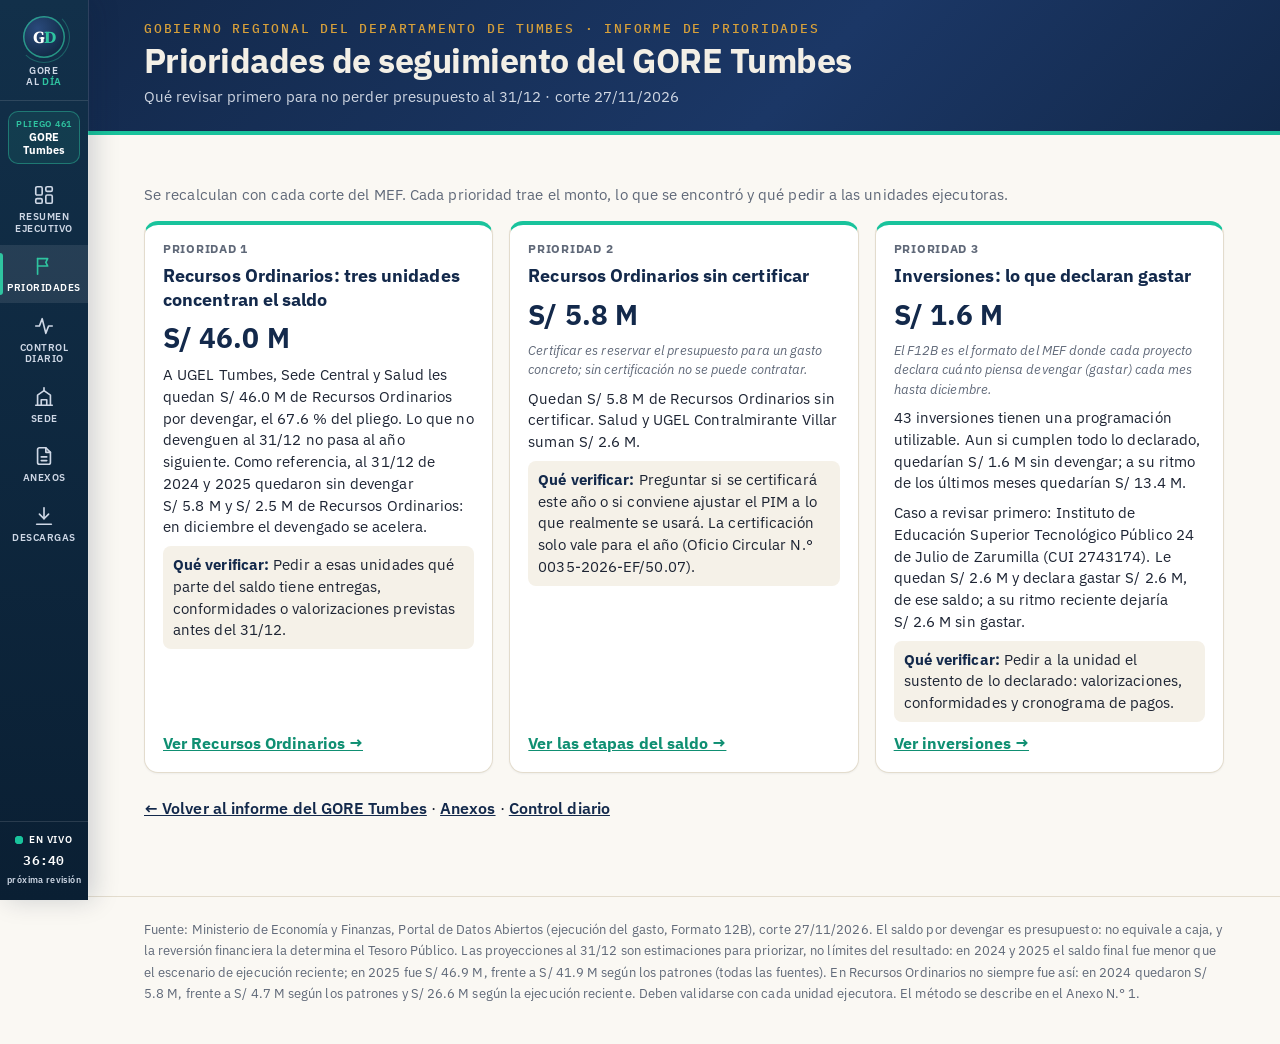
<file: goretumbes/prioridades.html>
<!doctype html><html lang="es"><head><meta charset="utf-8"><meta name="viewport" content="width=device-width, initial-scale=1"><title>Prioridades de seguimiento del GORE Tumbes al 27/11/2026</title><meta name="description" content="Qué revisar primero en los saldos del Gobierno Regional del Departamento de Tumbes antes del 31/12.">
<link rel="preconnect" href="https://fonts.googleapis.com"><link rel="stylesheet" href="https://fonts.googleapis.com/css2?family=Source+Serif+4:wght@600;700&family=IBM+Plex+Sans:wght@400;600&family=IBM+Plex+Mono:wght@500;600&display=swap"><style>
:root{--bg:#faf8f3;--card:#fff;--ink:#1d2433;--muted:#5f6878;--line:#e3dccd;--soft:#f5f1e8;--navy:#13294b;--gold:#d7a03a;--gold-soft:#f6e6c4;
--f-d:"Source Serif 4",Georgia,serif;--f-t:"IBM Plex Sans","Segoe UI",Arial,sans-serif;--f-m:"IBM Plex Mono",Consolas,monospace;color-scheme:light}
*{box-sizing:border-box}html{scroll-behavior:smooth;scroll-padding-top:70px}
body{margin:0;background:var(--bg);color:var(--ink);font:16px/1.6 var(--f-t);-webkit-text-size-adjust:100%}
.wrap{max-width:1120px;margin:0 auto;padding:0 20px}
header.cab{background:var(--navy);color:#f3efe6;padding:34px 0 26px;border-bottom:4px solid var(--gold)}
.eyebrow{font:500 11.5px/1.4 var(--f-m);letter-spacing:.09em;text-transform:uppercase;color:var(--gold)}
h1{font:700 clamp(26px,4vw,40px)/1.15 var(--f-d);margin:8px 0 10px}
.sub{color:#cfd6e2;max-width:760px;margin:0;text-align:left}
.meta{margin-top:14px;font:500 12.5px var(--f-m);color:#cfd6e2}
nav.saltos{position:sticky;top:0;z-index:5;background:rgba(250,248,243,.96);backdrop-filter:blur(6px);border-bottom:1px solid var(--line)}
nav.saltos .wrap{display:flex;gap:6px;overflow-x:auto;padding:10px 20px;scrollbar-width:none}
nav.saltos a{flex:none;text-decoration:none;color:var(--navy);font:600 13.5px var(--f-t);padding:8px 12px;border-radius:999px;border:1px solid var(--line);background:#fff;min-height:40px;display:flex;align-items:center}
nav.saltos a.prim{background:var(--navy);color:#fff;border-color:var(--navy)}
section{padding:34px 0 8px}
h2{font:700 clamp(22px,3vw,28px)/1.2 var(--f-d);color:var(--navy);margin:0 0 6px}
h3{font:700 18px/1.3 var(--f-d);color:var(--navy);margin:26px 0 8px}
p{margin:0 0 14px;text-align:justify}
.kpis{display:grid;grid-template-columns:repeat(auto-fit,minmax(220px,1fr));gap:14px;margin:22px 0 10px}
.k{background:var(--card);border:1px solid var(--line);border-top:4px solid var(--navy);border-radius:12px;padding:16px 18px}
.k.oro{border-top-color:var(--gold)}
.k .v{font:700 28px/1.1 var(--f-d);color:var(--navy)}
.k .l{font-weight:600;margin-top:4px}
.k small{display:block;color:var(--muted);font-size:13px;margin-top:4px;line-height:1.4}
.tabla{background:#fff;border:1px solid var(--line);border-radius:12px;overflow-x:auto;margin:10px 0 6px}
table{border-collapse:collapse;width:100%;font-size:14px}
th{background:var(--navy);color:#fff;font:600 12.5px/1.3 var(--f-t);text-align:right;padding:10px 12px;position:sticky;top:0;white-space:nowrap}
th:first-child,td:first-child{text-align:left}
td{padding:9px 12px;border-bottom:1px solid var(--line);text-align:right;font-variant-numeric:tabular-nums;white-space:nowrap}
td.txt,th.txt{white-space:normal;min-width:220px;text-align:left}
tr.tot td{font-weight:700;background:var(--soft)}
.nota{font-size:13px;color:var(--muted);margin:4px 0 18px}
.graf{background:#fff;border:1px solid var(--line);border-radius:12px;padding:16px;margin:12px 0}
.barra{display:grid;grid-template-columns:minmax(120px,240px) 1fr 92px;gap:10px;align-items:center;margin:7px 0;font-size:13.5px}
.barra .b{height:16px;background:var(--soft);border-radius:4px;overflow:hidden}
.barra .b i{display:block;height:100%;background:var(--navy)}
.barra .b i.g{background:var(--gold)}
.barra .n{text-align:right;font:600 13px var(--f-m)}
ol.rec{padding-left:22px;max-width:900px}ol.rec li{margin-bottom:14px;text-align:justify}
.descargas{display:flex;flex-wrap:wrap;gap:10px;margin:14px 0}
.btn{display:inline-flex;align-items:center;gap:8px;min-height:44px;padding:10px 16px;border-radius:10px;background:var(--navy);color:#fff;text-decoration:none;font-weight:600}
.btn.sec{background:#fff;color:var(--navy);border:1px solid var(--line)}
.tabs{display:flex;flex-wrap:wrap;gap:6px;margin:16px 0}
.tabs button{font:600 13.5px var(--f-t);border:1px solid var(--line);background:#fff;color:var(--navy);border-radius:999px;padding:9px 14px;min-height:42px;cursor:pointer}
.tabs button[aria-selected=true]{background:var(--navy);color:#fff;border-color:var(--navy)}
.buscar{display:flex;gap:10px;align-items:center;flex-wrap:wrap;margin:8px 0}
.buscar input{flex:1;min-width:220px;font:15px var(--f-t);padding:11px 14px;border:1px solid var(--line);border-radius:10px;background:#fff}
.buscar span{font:500 13px var(--f-m);color:var(--muted)}
th.ord{cursor:pointer}th.ord::after{content:" ↕";opacity:.5}th.asc::after{content:" ↑";opacity:1}th.desc::after{content:" ↓";opacity:1}
.anexo-desc{color:var(--muted);font-size:14px;margin:0 0 8px}
.res-cab{display:flex;justify-content:space-between;align-items:flex-start;gap:14px;flex-wrap:wrap;margin-bottom:16px}
.res-cab .sub2{color:var(--muted);margin:2px 0 0}
.corte{text-align:right}.corte b{display:inline-flex;align-items:center;gap:8px;border:1px solid var(--line);background:#fff;border-radius:10px;padding:8px 14px;font:600 15px var(--f-t);color:var(--navy)}
.corte small{display:block;color:var(--muted);font-size:12.5px;margin-top:6px}
.hero{background:linear-gradient(135deg,#0f2240,#13294b 60%,#183560);color:#fff;border-radius:16px;padding:24px 26px;display:grid;grid-template-columns:1fr auto;gap:26px;align-items:center}
.hero .tres{display:grid;grid-template-columns:repeat(3,1fr)}
.hero .tres>div{padding:0 22px;border-left:1px solid rgba(255,255,255,.18)}.hero .tres>div:first-child{padding-left:0;border-left:0}
.hero .et{font:700 12.5px/1.3 var(--f-t);letter-spacing:.05em;text-transform:uppercase;color:#dbe3ef}
.hero .num{font:700 clamp(26px,3.4vw,38px)/1.15 var(--f-t);margin:8px 0 4px;white-space:nowrap}
.hero .ds{font-size:13.5px;color:#cfd8e6}
.hero .barra2{display:flex;height:20px;border-radius:999px;overflow:hidden;background:#3b4f72;margin:20px 0 10px;font:600 12px/20px var(--f-t)}
.hero .barra2 i{display:block;background:#19c39c;color:#0d2b3e;text-align:center;font-style:normal}.hero .barra2 span{flex:1;text-align:center;color:#e8eef7}
.hero .pie2{font-size:13px;color:#cfd8e6}
.anillo{width:150px;height:150px;position:relative}.anillo svg{transform:rotate(-90deg)}
.anillo div{position:absolute;inset:0;display:flex;flex-direction:column;align-items:center;justify-content:center}
.anillo b{font:700 27px/1 var(--f-t)}.anillo small{font-size:13px;color:#dbe3ef;margin-top:4px}
.fuentes-cab{display:flex;justify-content:space-between;align-items:baseline;gap:10px;flex-wrap:wrap;margin:30px 0 12px}
.fuentes-cab h3{margin:0;font:700 22px/1.2 var(--f-t)}
.nota-legal{margin:6px 0 0;font-size:13px;color:var(--muted)}.nota-legal summary{cursor:pointer;font-weight:600;color:var(--navy)}.nota-legal p{margin:6px 0 0}.fuentes-cab span{color:var(--muted);font-size:13.5px}
.fuentes{display:grid;grid-template-columns:repeat(auto-fit,minmax(196px,1fr));gap:14px}
.fte{background:#fff;border:1px solid var(--line);border-radius:14px;padding:16px;display:flex;flex-direction:column}
.fte.top{border:2px solid var(--navy);box-shadow:0 10px 26px -20px rgba(19,41,75,.6)}
.fte.bajo{border:2px solid #e3a59e}
.fte .badge.rojo{background:#fde3e0;color:#8c231a}
.fte .badge+.badge{margin-left:6px}
.fte .cierre{font-size:12.5px;line-height:1.35;color:var(--muted);margin-top:10px;padding-top:8px;border-top:1px dashed var(--line)}
.fte .cierre.ro{color:#8c231a;font-weight:600}
.fte .fc{display:flex;align-items:center;gap:8px;min-height:30px;flex-wrap:nowrap}.fte svg{flex:none;color:var(--c)}
.fte .sg{font:700 13px var(--f-t);padding:3px 9px;border-radius:999px;background:color-mix(in srgb,var(--c) 16%,#fff);color:color-mix(in srgb,var(--c) 75%,#000)}
.fte .badge{margin-left:auto;font:600 10.5px var(--f-t);padding:2px 7px;border-radius:999px;background:#e6ebf3;color:var(--navy);white-space:nowrap}
.fte h4{font:700 15px/1.25 var(--f-t);color:var(--navy);margin:10px 0 0;white-space:nowrap;overflow:hidden;text-overflow:ellipsis}
.fte .l2{font-size:13px;color:var(--muted);margin-top:8px}
.fte .mo{font:700 26px/1.15 var(--f-t);color:var(--navy);margin:2px 0 12px;white-space:nowrap}
.fte .fl{display:flex;justify-content:space-between;font-size:13.5px;padding:7px 0;border-top:1px solid var(--line)}
.fte .fl b{font-weight:600}
.fte .bar{height:9px;background:#e6e9f0;border-radius:999px;overflow:hidden;margin-top:6px}.fte .bar i{display:block;height:100%;background:var(--c);border-radius:999px}
.idea{display:flex;align-items:center;gap:12px;background:#e3f4ef;border-radius:12px;padding:13px 16px;margin:16px 0 6px;font:600 15.5px var(--f-t);color:var(--navy)}
.idea svg{flex:none;color:#1f6f68}
@media(max-width:820px){.hero{grid-template-columns:1fr;padding:20px}.hero .tres{grid-template-columns:1fr;gap:14px}.hero .tres>div{padding:0;border-left:0}.anillo{display:none}.corte{text-align:left}.fte h4{white-space:normal}}
footer{margin-top:40px;border-top:1px solid var(--line);padding:22px 0 40px;color:var(--muted);font-size:13px}

/* —— capa premium: escala tipográfica modular (1.25), ritmo vertical de 8 px y detalles editoriales —— */
:root{--s-1:.8rem;--s0:1rem;--s1:1.25rem;--s2:1.563rem;--s3:1.953rem;--s4:2.441rem;--s5:3.052rem}
body{font-size:var(--s0);line-height:1.65;letter-spacing:.005em}
header.cab{padding:56px 0 40px;background:linear-gradient(135deg,#13294b 0%,#1b3766 60%,#13294b 100%)}
header.cab h1{font-size:clamp(var(--s3),5vw,var(--s5));letter-spacing:-.015em;line-height:1.08;max-width:22ch}
.eyebrow{font-size:var(--s-1);letter-spacing:.14em}
h2{font-size:clamp(var(--s2),3.4vw,var(--s3));letter-spacing:-.01em;padding-top:8px;border-top:1px solid var(--line);margin-top:8px}
h2::before{content:"";display:block;width:44px;height:3px;background:var(--gold);margin:0 0 14px}
h3{font-size:var(--s1)}
section{padding:48px 0 8px}
.k{padding:20px 22px;box-shadow:0 1px 0 rgba(19,41,75,.04),0 8px 24px -18px rgba(19,41,75,.35)}
.k .v{font-size:clamp(var(--s3),3.6vw,2.3rem);letter-spacing:-.02em;font-variant-numeric:lining-nums tabular-nums}
.k .l{font-size:var(--s0)}
p{hyphens:auto;-webkit-hyphens:auto}
.tabla{box-shadow:0 8px 24px -20px rgba(19,41,75,.4)}
th{letter-spacing:.02em}
tbody tr:nth-child(even) td{background:#fcfbf7}
tbody tr:hover td{background:var(--gold-soft)}
.nota{font-size:var(--s-1)}
.graf{padding:20px 22px}
/* policromía por bloque temático */
.t-ro{--tono:#a86a12;--tinte:#fbf3e4}.t-ro26{--tono:#1f6f68;--tinte:#e8f3f1}.t-g26{--tono:#4b3b8f;--tinte:#efecf8}.t-dec{--tono:#9e2a2b;--tinte:#f9ecec}
.t-ro,.t-ro26,.t-g26{--tono:#13294b;--tinte:#f5f1e8}
section[class^="t-"] h2{color:var(--navy)}section[class^="t-"] h2::before{background:var(--turq)}
:root{--f-d:"IBM Plex Sans","Segoe UI",Arial,sans-serif}
h2::before{background:var(--turq)}
header.cab{border-bottom-color:var(--turq)}
/* —— vistas: paneles, gráficos y tablas consultables —— */
:root{--turq:#19c39c;--turq-d:#0f8f72;--turq-s:#e3f4ef;--alto:#c0392b;--medio:#d99a06;--bajo:#1f8f6a}
.vista{margin:6px 0 26px}
.vcab{display:flex;justify-content:space-between;align-items:flex-start;gap:12px;flex-wrap:wrap;margin-bottom:14px}
.vcab .sub2{color:var(--muted);margin:2px 0 0}
.hero4{background:linear-gradient(135deg,#0f2240,#13294b 60%,#183560);color:#fff;border-radius:16px;padding:22px 24px;display:grid;grid-template-columns:repeat(auto-fit,minmax(200px,1fr));gap:0;align-items:center}
.hero4>div{padding:4px 20px;border-left:1px solid rgba(255,255,255,.18);min-width:0}.hero4>div:first-child{border-left:0;padding-left:4px}
.hero4 .et{font:700 12.5px/1.3 var(--f-t);letter-spacing:.05em;text-transform:uppercase;color:#dbe3ef}
.hero4 .num{font:700 clamp(24px,3vw,34px)/1.15 var(--f-t);margin:8px 0 4px;white-space:nowrap;font-variant-numeric:tabular-nums}
.hero4 .ds{font-size:13.5px;color:#cfd8e6}
.hero4 .anillo2{display:flex;justify-content:center}
.chip{display:inline-flex;align-items:center;gap:6px;font:600 12.5px var(--f-t);padding:3px 10px;border-radius:999px;background:#d8f5ec;color:#0b5e4a;margin-top:6px}
.chip.sube{background:#fde3e0;color:#8c231a}
.rejilla{display:grid;grid-template-columns:repeat(auto-fit,minmax(min(440px,100%),1fr));gap:16px;margin-top:16px}
.panel2{background:#fff;border:1px solid var(--line);border-radius:14px;padding:18px 20px;box-shadow:0 8px 24px -22px rgba(19,41,75,.45);min-width:0}
.panel2 h3{margin:0;font:700 19px/1.25 var(--f-t);color:var(--navy)}
.panel2 .ps{color:var(--muted);font-size:13.5px;margin:3px 0 14px}
.hb{display:grid;grid-template-columns:minmax(90px,max-content) 1fr;column-gap:12px;row-gap:6px;align-items:center;font-size:13.5px}
.hb .lb{text-align:right;color:var(--ink);white-space:nowrap;overflow:hidden;text-overflow:ellipsis;max-width:170px}
.hb .tr{position:relative;height:22px;background-image:var(--grid);background-size:var(--paso) 100%;background-repeat:repeat-x}
.hb .tr.dob{height:34px}
.hb .tr i{position:absolute;left:0;height:14px;top:4px;border-radius:0 3px 3px 0;background:var(--c,#13294b)}
.hb .tr.dob i{height:12px;top:3px}.hb .tr.dob i+i{top:18px}
.hb .tr b{position:absolute;top:2px;font:600 12.5px var(--f-t);white-space:nowrap;color:var(--navy);padding-left:6px}
.hb .tr.dob b{top:0}.hb .tr.dob b+b{top:15px}
.hb .ej{grid-column:2;position:relative;height:18px;border-top:1px solid #c9cfda;font:12px var(--f-t);color:var(--muted)}
.hb .ej span{position:absolute;top:3px;transform:translateX(-50%);white-space:nowrap}
.hb .ej span:first-child{transform:none}
.hb .et2{grid-column:2;text-align:center;font-size:12.5px;color:var(--muted)}
.ley2{display:flex;gap:16px;flex-wrap:wrap;font-size:13px;color:var(--ink);margin-top:10px}
.ley2 span::before{content:"";display:inline-block;width:12px;height:12px;border-radius:3px;background:var(--c);margin-right:6px;vertical-align:-1px}
.aviso{display:flex;align-items:center;gap:12px;border-radius:12px;padding:12px 16px;margin:14px 0 4px;font:600 15px var(--f-t);color:var(--navy);background:var(--turq-s)}
.aviso svg{flex:none}.aviso.info svg{color:var(--turq-d)}
.aviso.ambar{background:#fbeccc}.aviso.ambar svg{color:#a86a12}
.aviso small{font-weight:400;color:var(--ink);font-size:13.5px}
.etapas{display:flex;height:30px;border-radius:8px;overflow:hidden;font:700 13px/30px var(--f-t);color:#fff;text-align:center;margin-top:6px}
.etapas i{display:block;font-style:normal;min-width:2px}
.ejeP{display:flex;justify-content:space-between;font-size:12px;color:var(--muted);margin:4px 0 14px}
.trio{display:grid;grid-template-columns:repeat(auto-fit,minmax(150px,1fr));gap:10px}
.trio>div{border-radius:12px;padding:12px 14px;background:color-mix(in srgb,var(--c) 12%,#fff)}
.trio .t1{font:600 13px/1.3 var(--f-t);color:var(--navy);display:flex;gap:8px;align-items:center}
.trio .t1 svg{color:var(--c);flex:none}
.trio b{display:block;font:700 22px/1.2 var(--f-t);color:var(--navy);margin:8px 0 2px;white-space:nowrap}
.trio small{color:var(--muted);font-size:12.5px}
.dos2{display:grid;grid-template-columns:repeat(auto-fit,minmax(170px,1fr));gap:12px}
.esc{border:1px solid var(--line);border-radius:12px;padding:14px 16px;background:#fff}
.esc.p{border:2px solid var(--turq);background:#f2fbf8}
.esc .tg{display:inline-block;font:700 13px var(--f-t);padding:3px 11px;border-radius:999px;background:#d8f5ec;color:#0b5e4a}
.esc.h .tg{background:#e3ecfb;color:#1e4f9c}
.esc b{display:block;font:700 26px/1.2 var(--f-t);color:var(--navy);margin:10px 0 2px;white-space:nowrap}
.esc small{color:var(--muted);font-size:12.5px;display:block;line-height:1.4}
.ttab{width:100%;border-collapse:collapse;font-size:13.5px}
.ttab th{background:#eef1f6;color:var(--navy);font:600 12.5px/1.3 var(--f-t);padding:9px 10px;text-align:right;position:static;white-space:nowrap}
.ttab th:first-child,.ttab td:first-child,.ttab th.tx{text-align:left}
.ttab td{padding:8px 10px;border-bottom:1px solid var(--line);text-align:right;white-space:nowrap;font-variant-numeric:tabular-nums}
.ttab td.tx{text-align:left;white-space:normal;min-width:160px}
.ttab th.ord{cursor:pointer}
.mb{display:inline-block;width:110px;height:8px;background:#e6e9f0;border-radius:999px;overflow:hidden;vertical-align:middle;margin-left:8px}
.mb i{display:block;height:100%;background:var(--turq-d);border-radius:999px}
.ctrl{display:flex;gap:10px;flex-wrap:wrap;align-items:center;margin:0 0 10px}
.ctrl input,.ctrl select{font:14.5px var(--f-t);padding:9px 12px;border:1px solid var(--line);border-radius:10px;background:#fff;min-height:42px}
.ctrl input{flex:1;min-width:200px}
.ctrl .btn2{font:600 14px var(--f-t);padding:9px 14px;border-radius:10px;border:1px solid var(--turq-d);background:#fff;color:var(--turq-d);cursor:pointer;min-height:42px;display:inline-flex;align-items:center;gap:6px;text-decoration:none}
.ctrl .btn2.lleno{background:var(--turq-d);color:#fff}
.ctrl span.c{font:500 13px var(--f-m);color:var(--muted)}
.scroll{overflow:auto;max-height:520px;border:1px solid var(--line);border-radius:12px}
.tag{display:inline-block;font:600 11.5px var(--f-t);padding:2px 9px;border-radius:999px;background:#eef1f6;color:var(--navy);white-space:nowrap}
.tag.inv{background:#d8f5ec;color:#0b5e4a}
.prog{display:grid;grid-template-columns:repeat(3,1fr);gap:10px;margin-bottom:12px}
.prog>div{border-radius:12px;padding:12px;border:1px solid var(--line);display:flex;gap:10px;align-items:center;background:color-mix(in srgb,var(--c) 9%,#fff)}
.prog svg{color:var(--c);flex:none}.prog b{display:block;font:700 24px/1 var(--f-t);color:var(--navy)}.prog small{font-size:12.5px;color:var(--ink);line-height:1.3;display:block}
.fila2{display:flex;justify-content:space-between;align-items:center;gap:12px;border:1px solid var(--line);border-radius:10px;padding:10px 14px;margin-top:8px;font-size:14.5px}
.fila2 b{font:700 20px var(--f-t);color:var(--navy);white-space:nowrap}
.sec-nota{font-size:13px;color:var(--muted);margin:8px 0 0}
section .panel2 .ttab th,.visor2 .ttab th{background:#eef1f6;color:var(--navy)}
.panel2 .ttab tbody tr:nth-child(even) td,.visor2 .ttab tbody tr:nth-child(even) td{background:#fbfbfd}
nav.saltos a.act{background:var(--turq-s);border-color:var(--turq);color:#0b5e4a}
@media(max-width:820px){.hero4{grid-template-columns:1fr 1fr;padding:18px}.hero4>div{padding:10px 8px;border-left:0}.hero4 .anillo2{display:none}
 .prog{grid-template-columns:1fr}.hb .lb{max-width:130px}.mb{width:60px}}
@media(max-width:480px){.hero4{grid-template-columns:1fr}}
@media(max-width:640px){.hb .ej span:nth-child(even){display:none}.hb{padding-right:58px}}

details.amplio{margin:18px 0 0;border:1px solid var(--line);border-radius:12px;background:#fff;padding:0 18px}
details.amplio>summary{cursor:pointer;font:600 15px var(--f-t);color:var(--turq-d);padding:14px 0;min-height:44px}
details.amplio[open]>summary{border-bottom:1px solid var(--line);margin-bottom:12px}
details.amplio .tabla{margin-bottom:6px}
.glos{margin-top:10px;font-size:13.5px}.glos summary{cursor:pointer;color:#bfe9dc;font-weight:600;min-height:32px;display:inline-flex;align-items:center}
.glos dl{display:grid;grid-template-columns:max-content 1fr;gap:4px 12px;margin:8px 0 0;background:rgba(255,255,255,.08);border-radius:10px;padding:10px 14px;color:#e8eef7}
.glos dt{font-weight:700}.glos dd{margin:0}
header.cab{padding:28px 0 22px !important}header.cab h1{font-size:clamp(26px,4vw,38px) !important;max-width:none !important}
.fte .fc{flex-wrap:nowrap;gap:6px}
.cifras{display:flex;flex-wrap:wrap;gap:8px 28px;align-items:baseline;background:#f3f5f9;border:1px solid var(--line);border-radius:12px;padding:12px 18px;margin:4px 0 16px}
.cifras div{display:flex;gap:8px;align-items:baseline}.cifras span{font-size:13px;color:var(--muted)}.cifras b{font:700 18px var(--f-t);color:var(--navy);white-space:nowrap}
.linea{font-size:15px;line-height:1.5;margin:4px 0 16px}.linea b{white-space:nowrap}
#t-met td:nth-child(2){min-width:240px;max-width:380px}#t-met .mt{overflow:hidden;display:-webkit-box;-webkit-line-clamp:2;-webkit-box-orient:vertical}
#t-met th{white-space:nowrap}
.fte .cmp{font-size:12.5px;color:var(--ink);margin-top:6px}
/* —— Resumen: panel principal y franja de cierre fiscal —— */
header.cab{padding:20px 0 16px !important}header.cab h1{font-size:clamp(24px,3vw,34px) !important;margin:4px 0 6px !important}
header.cab .sub{font-size:14.5px;margin:0 0 6px}
#resumen{padding-top:18px !important}#resumen .res-cab{margin-bottom:12px;align-items:center}#resumen .res-cab h2{border-top:0;padding-top:0;margin:0}#resumen .res-cab h2::before{display:none}#resumen .res-cab .sub2,#resumen .res-cab .corte small{display:none}
#resumen .fuentes-cab{margin:20px 0 12px}
.franja{display:grid;grid-template-columns:minmax(0,1fr) auto;gap:16px 26px;align-items:center;background:linear-gradient(135deg,#0f2240,#13294b 60%,#183560);color:#fff;border-radius:16px;padding:18px 24px;box-shadow:0 6px 18px rgba(19,41,75,.18)}
.franja .nums{display:grid;grid-template-columns:repeat(3,minmax(0,1fr))}
.franja .nums>div{padding:0 20px;border-left:1px solid rgba(255,255,255,.18);min-width:0}.franja .nums>div:first-child{padding-left:0;border-left:0}
.franja small{display:block;font:700 12px var(--f-t);letter-spacing:.05em;text-transform:uppercase;color:#dbe3ef}
.franja b{display:block;font:700 clamp(23px,2.5vw,32px)/1.15 var(--f-t);color:#fff;white-space:nowrap;margin-top:5px}
.franja .sb{display:block;font-size:13px;color:#cfd8e6;margin-top:2px}
.franja .barra2{display:flex;height:18px;border-radius:999px;overflow:hidden;background:#3b4f72;margin:14px 0 6px;font:600 11.5px/18px var(--f-t)}
.franja .barra2 i{display:block;background:#19c39c;color:#0d2b3e;text-align:center;font-style:normal}.franja .barra2 span{flex:1;text-align:center;color:#e8eef7}
.franja .pie2{font-size:12.5px;color:#cfd8e6}
.anillo-s{position:relative;width:112px;height:112px}.anillo-s svg{display:block}
.anillo-s div{position:absolute;inset:0;display:flex;flex-direction:column;align-items:center;justify-content:center}
.anillo-s b{font:700 20px/1 var(--f-t);color:#fff;margin:0}.anillo-s small{font-size:11px;letter-spacing:.04em;margin-top:3px;text-transform:none;font-weight:600}
.cierre{display:grid;grid-template-columns:auto minmax(0,1.15fr) minmax(0,1fr) minmax(0,1.3fr) auto;background:linear-gradient(135deg,#15305a,#1b3a6b);color:#fff;border-radius:0 0 16px 16px;border-top:1px solid rgba(255,255,255,.14);box-shadow:0 6px 18px rgba(19,41,75,.18)}
.cierre[hidden]{display:none}
.franja:has(+ .cierre:not([hidden])){border-radius:16px 16px 0 0;box-shadow:none}
.cierre>div{display:flex;flex-direction:column;justify-content:center;min-width:0;padding:12px 18px;border-left:1px solid rgba(255,255,255,.12)}
.cierre>.c-plazo{flex-direction:row;align-items:center;justify-content:flex-start;gap:12px;border-left:0;padding-left:24px}
.cierre>.c-btn{padding-right:24px}
.cierre small{display:block;font-size:12.5px;color:#cfd8e6;line-height:1.3}.cierre .vd{display:flex;align-items:center;gap:8px;flex-wrap:wrap}
.cierre b{font:700 18px/1.25 var(--f-t);color:#fff;white-space:nowrap}
.cierre .tt{display:block;font:700 14.5px/1.25 var(--f-t);color:#fff;white-space:nowrap}
.cierre .dif{font:700 14px var(--f-t);padding:2px 10px;border-radius:999px;white-space:nowrap}
.cierre .dif.v{background:rgba(25,195,156,.2);color:#6ee7c8}.cierre .dif.a{background:rgba(246,199,107,.2);color:#f6c76b}
.cierre a.ir{display:block;text-align:center;background:var(--turq);color:#0d2b3e;font:700 13.5px var(--f-t);text-decoration:none;border-radius:9px;padding:10px 14px;white-space:nowrap}
.cierre a.ir:hover{background:#3fd6b2}
.reloj{position:relative;flex:none;width:56px;height:56px}.reloj svg{display:block}
.reloj .gira{transform-origin:28px 28px;animation:gira 12s linear infinite}@keyframes gira{to{transform:rotate(360deg)}}
.reloj .cen{position:absolute;inset:0;display:flex;align-items:center;justify-content:center;font:800 19px/1 var(--f-t);color:#fff}
@media(prefers-reduced-motion:reduce){.reloj .gira{animation:none}}
@media(max-width:1099px){.cierre{grid-template-columns:repeat(3,minmax(0,1fr))}
 .cierre>.c-plazo{order:1}.cierre>.c-ro{order:2}.cierre>.c-btn{order:3;padding-right:24px}.cierre>.c-req{order:4;border-left:0;padding-left:24px}.cierre>.c-ult{order:5;grid-column:span 2;padding-right:24px}
 .cierre>.c-req,.cierre>.c-ult{border-top:1px solid rgba(255,255,255,.12)}}
@media(max-width:640px){header.cab{padding:14px 0 12px !important}header.cab h1{font-size:23px !important}header.cab .sub{display:none}header.cab .eyebrow{font-size:10.5px !important}
 #resumen{padding-top:14px !important}
 .franja{padding:16px;gap:12px 14px}.franja .nums{grid-template-columns:1fr;gap:10px}.franja .nums>div{padding:0;border-left:0}.franja b{font-size:21px;margin-top:2px}.franja .izq{display:contents}.franja .nums{grid-column:1;grid-row:1}.anillo-s{grid-column:2;grid-row:1;width:96px;height:96px;align-self:start}.anillo-s svg{width:96px;height:96px}.anillo-s b{font-size:17px}.franja .barra2{grid-column:1/-1;margin:2px 0 0}.franja .pie2{grid-column:1/-1;margin-top:-6px}
 .cierre{grid-template-columns:repeat(2,minmax(0,1fr))}.cierre>div{padding:10px 16px !important;border-left:0;border-top:1px solid rgba(255,255,255,.12)}
 .cierre>.c-plazo{grid-column:1/-1;border-top:0;order:1}.cierre>.c-ro{grid-column:1/-1;order:2}.cierre>.c-req{order:3}.cierre>.c-ult{order:4;border-left:1px solid rgba(255,255,255,.12)}
 .cierre>.c-btn{order:5;grid-column:1/-1}.cierre>.c-ult{grid-column:auto;padding-right:16px}.cierre b{font-size:17px}
 #resumen .res-cab{gap:8px;margin-bottom:10px}#resumen .res-cab .sub2{display:none}#resumen .res-cab h2{margin-bottom:0}}
.ue-saldo{margin-top:28px;background:#fff;border:1px solid var(--line);border-radius:16px;padding:18px 18px 14px;box-shadow:0 1px 2px rgba(19,41,75,.05)}
.ue-saldo .cab-ue{display:flex;flex-wrap:wrap;align-items:baseline;justify-content:space-between;gap:4px 12px;border-bottom:3px solid var(--turq);padding-bottom:10px;margin-bottom:10px}
.ue-saldo h3{margin:0;font:700 20px/1.25 var(--f-t);color:var(--navy)}.ue-saldo .monto{font:700 24px var(--f-t);color:var(--navy);white-space:nowrap}
.ue-saldo .sub3{color:var(--muted);font-size:13px;margin:0 0 10px}
.ue-tabla{overflow-x:auto;border-radius:10px;-webkit-overflow-scrolling:touch}
.ue-tabla table{border-collapse:separate;border-spacing:0;width:100%;min-width:620px;font:400 13px var(--f-t);font-variant-numeric:tabular-nums}
.ue-tabla th,.ue-tabla td{padding:7px 10px;border-bottom:1px solid #eee8dc;text-align:right;white-space:nowrap;color:var(--ink)}
.ue-tabla thead th{background:var(--navy);color:#fff;font-size:12px;font-weight:600;border:0}
.ue-tabla thead th:first-child{border-top-left-radius:10px}.ue-tabla thead th:last-child{border-top-right-radius:10px}
.ue-tabla th[scope=row],.ue-tabla thead th:first-child{text-align:left;position:sticky;left:0;z-index:1;max-width:180px;overflow:hidden;text-overflow:ellipsis}
.ue-tabla th[scope=row]{background:#fff;font-weight:600;box-shadow:1px 0 0 #eee8dc}
.ue-tabla thead th:first-child{background:var(--navy)}
.ue-tabla tbody tr:hover th,.ue-tabla tbody tr:hover td.tt{background:var(--soft)}
.ue-tabla td.tt{font-weight:700;color:var(--navy);min-width:96px}
.ue-tabla .mini{display:flex;height:5px;border-radius:3px;overflow:hidden;margin:4px 0 0 auto;min-width:4px}.ue-tabla .mini i{display:block;height:100%}
.ue-tabla .chip,.ue-conc .chip{display:inline-block;padding:1px 8px;border-radius:999px;font:700 11px var(--f-t);background:#fff;color:var(--c);box-shadow:inset 0 0 0 1.5px var(--c)}
.ue-tabla tr.otras th,.ue-tabla tr.otras td{color:var(--muted);font-style:italic;background:#fcfbf8}
.ue-tabla tr.total th,.ue-tabla tr.total td{font-weight:700;background:var(--soft);border-top:2px solid var(--navy);border-bottom:0;color:var(--navy)}
.ue-tabla .cero{color:#c3c8d0}
.ue-conc{list-style:none;margin:12px 0 0;padding:0;display:grid;grid-template-columns:repeat(auto-fit,minmax(min(320px,100%),1fr));gap:6px 16px;font-size:13.5px}
.ue-conc li{padding:7px 10px;border-left:3px solid var(--c);background:var(--soft);border-radius:0 8px 8px 0}
.ue-pie{margin:10px 0 0;font-size:13px;color:var(--muted)}.ue-pie a{color:var(--navy);font-weight:600}
.ir-control{display:flex;align-items:center;justify-content:space-between;gap:12px;flex-wrap:wrap;background:var(--navy);color:#fff;border-radius:12px;padding:14px 18px;margin-top:16px}
.ir-control a{background:var(--turq);color:#0d2b3e;font-weight:700;text-decoration:none;border-radius:10px;padding:10px 16px;min-height:44px;display:inline-flex;align-items:center}
:focus-visible{outline:3px solid #0f8f72;outline-offset:2px}
@media(max-width:640px){.hb .ej span:nth-child(even){display:none}.hb{padding-right:58px !important}
 .panel2>.ttab,.panel2>div>.ttab{display:block;overflow-x:auto;max-width:100%}.ctrl select,.ctrl input{max-width:100%;min-width:0;width:100%;flex:1 1 100%}}

.cabina{background:linear-gradient(135deg,#0f2240,#13294b 60%,#183560);border-radius:16px;padding:18px 18px 14px;box-shadow:0 6px 18px rgba(19,41,75,.18);color:#dbe3ef}
.cabina-ins{display:grid;grid-auto-flow:column;grid-auto-columns:minmax(0,1fr);gap:12px}
@media (max-width:1100px){.cabina-ins{grid-auto-flow:row;grid-template-columns:repeat(6,minmax(0,1fr))}.cabina-ins>.ins{grid-column:span 2}.cabina-ins>.ins:nth-child(4):nth-last-child(2){grid-column:2/span 2}}
.ins{background:rgba(255,255,255,.04);border:1px solid rgba(255,255,255,.10);border-radius:14px;padding:12px 12px 14px;display:flex;flex-direction:column;align-items:center;min-width:0}
.ins.top{border-color:rgba(25,195,156,.55);box-shadow:inset 0 0 0 1px rgba(25,195,156,.25)}
.ins-cab{display:flex;align-items:center;gap:6px;flex-wrap:wrap;justify-content:center;min-height:22px;width:100%}
.ins-sg{font:700 12px var(--f-t);letter-spacing:.04em;color:#fff;background:var(--c);border-radius:999px;padding:2px 10px}
.ins-b{font:600 10.5px var(--f-t);color:#bfe9dc;border:1px solid rgba(191,233,220,.35);border-radius:999px;padding:1px 8px}
.ins-b.alerta{color:#ffd2cc;border-color:rgba(255,210,204,.4)}
.dial{width:100%;max-width:190px;height:auto;margin:6px 0 2px;display:block}
.dial .bisel{fill:#0a1830;stroke:#3a5a88;stroke-width:1.5}.dial .fondo{fill:#0d1f3a}
.dial .zn{fill:none;stroke-width:5;stroke-linecap:butt}
.dial .tk{font:600 7px var(--f-t);fill:#8fa3c0;text-anchor:middle}
.dial .ref{stroke:#fff;stroke-width:2.6;stroke-linecap:round}
.dial .aguja{stroke-width:3.2;stroke-linecap:round}
.dial .eje{fill:#e9eef6;stroke:#0a1830;stroke-width:1.5}
.dial .ventana{fill:#050e1c;stroke:#2a4a7c;stroke-width:1}
.dial .val{font:700 12.5px var(--f-t);fill:#fff;text-anchor:middle;font-variant-numeric:tabular-nums}
.dial .pts{font:600 8px var(--f-t);fill:#9fb0c9;text-anchor:middle}
.dial .pulso{animation:ins-pulso 2.4s ease-in-out infinite}
@keyframes ins-pulso{50%{opacity:.35}}
.ins-txt{width:100%;text-align:center}
.ins-txt h4{margin:2px 0 8px;font:700 14.5px var(--f-t);color:#fff;white-space:nowrap;overflow:hidden;text-overflow:ellipsis}
.odo-l{font:600 10px var(--f-t);letter-spacing:.06em;text-transform:uppercase;color:#8fa3c0;margin-top:6px}
.odo{display:inline-block;margin-top:3px;background:#050e1c;border:1px solid #2a4a7c;border-radius:6px;padding:4px 9px;font:600 14px var(--f-m,ui-monospace),monospace;color:#7fe0c3;letter-spacing:.03em;font-variant-numeric:tabular-nums;white-space:nowrap}
.odo.r{color:#f6c86b}
.cabina-ley{display:flex;flex-wrap:wrap;gap:8px 18px;margin-top:14px;padding-top:12px;border-top:1px solid rgba(255,255,255,.10);font-size:12.5px;color:#cfd8e6}
.cabina-ley i{display:inline-block;width:11px;height:11px;border-radius:3px;margin-right:6px;vertical-align:-1px}
.cabina-ley .ley-ref{width:3px;height:13px;border-radius:2px;background:#fff;vertical-align:-2px}
@media (max-width:640px){
 .cabina{padding:12px 10px 12px;border-radius:14px}
 .cabina-ins{grid-template-columns:1fr;gap:10px}
 .cabina-ins>.ins,.cabina-ins>.ins:nth-child(4):nth-last-child(2){grid-column:auto}
 .ins{display:grid;grid-template-columns:118px minmax(0,1fr);grid-template-areas:"dial cab" "dial txt";align-items:center;column-gap:12px;padding:10px 12px}
 .ins-cab{grid-area:cab;justify-content:flex-start}
 .dial{grid-area:dial;margin:0;max-width:118px}
 .ins-txt{grid-area:txt;text-align:left}
 .ins-txt h4{margin:4px 0 2px;font-size:14px}
 .odo-l{margin-top:4px;font-size:9.5px}
 .odo{font-size:13px;padding:3px 8px}
 .cabina-ley{font-size:12px;gap:6px 14px}
}
@media (prefers-reduced-motion:reduce){.dial .pulso{animation:none}}
@media print{.cabina{box-shadow:none}.dial .pulso{animation:none}}

section{padding:26px 0 4px!important}
h2{border-top:0!important;padding-top:0!important;margin-top:0!important}h2::before{margin:0 0 10px!important}
.vista{margin:4px 0 8px}.vcab{align-items:center;margin-bottom:10px}.vcab .sub2{margin:0}
.corte small{display:none}
details.amplio{margin:10px 0 0}
.cifras{margin:4px 0 8px;row-gap:4px}.cifras-n{flex-basis:100%;font-size:12px;color:var(--muted)}
.linea{margin:2px 0 10px}
.cabina-ley .ley-txt{margin-left:auto;color:#9fb0c9}
.cabina-pie{display:flex;flex-wrap:wrap;justify-content:space-between;align-items:baseline;gap:6px 16px;margin-top:10px;padding-top:10px;border-top:1px solid rgba(255,255,255,.10);font-size:14px;font-weight:600;color:#fff}
.cabina-pie .pie-fte{font-size:12px;font-weight:500;color:#9fb0c9}
.nota-legal{margin:8px 0 0}
.ue-conc{grid-template-columns:repeat(3,minmax(0,1fr))!important}
.ue-tabla .soles{font-size:12px;white-space:nowrap}
.ir-control{margin-top:12px;gap:10px 16px}.ir-control>span{flex:1 1 320px}
.ir-bot{display:flex;flex-wrap:wrap;gap:8px}
.ir-control a.ir-sec{background:transparent;color:#fff;border:1px solid rgba(255,255,255,.45);font-weight:600}
.ir-control a.ir-sec:hover{background:rgba(255,255,255,.1)}
@media(max-width:640px){.ue-conc{grid-template-columns:1fr!important}.cabina-ley .ley-txt{margin-left:0}.ir-bot a{flex:1 1 auto;justify-content:center}}

section[class^="t-"] th{background:var(--tono)}section[class^="t-"] tbody tr:nth-child(even) td{background:var(--tinte)}
section[class^="t-"] h3{color:var(--tono)}
.k{border-top-color:var(--navy)!important}.k .v{color:var(--navy)!important}.k.oro{border-top-color:#d99a06!important}
.par{display:grid;grid-template-columns:minmax(0,1fr) 270px;gap:32px;align-items:start;margin:18px 0 10px}
.par > div > p:last-child{margin-bottom:0}
.dato{position:sticky;top:76px;background:var(--card);border:1px solid var(--line);border-left:5px solid var(--tono,var(--navy));border-radius:12px;padding:18px 20px;box-shadow:0 8px 24px -20px rgba(19,41,75,.45)}
.dato .e{font:500 11px/1.3 var(--f-m);letter-spacing:.1em;text-transform:uppercase;color:var(--muted)}
.dato .v{font:700 2rem/1.1 var(--f-d);color:var(--tono,var(--navy));margin:6px 0 2px;letter-spacing:-.02em;font-variant-numeric:lining-nums tabular-nums}
.dato .l{font-weight:600;font-size:14px;line-height:1.35}
.dato ul{list-style:none;margin:12px 0 0;padding:12px 0 0;border-top:1px solid var(--line);font-size:13.5px;line-height:1.4}
.dato li{display:flex;justify-content:space-between;gap:10px;margin:0 0 7px}.dato li b{font:600 13px var(--f-m);white-space:nowrap;color:var(--ink)}
.dato.ro{--tono:#a86a12}.dato.r26{--tono:#1f6f68}.dato.g26{--tono:#4b3b8f}
@media (max-width:900px){.par{grid-template-columns:1fr;gap:14px}.dato{position:static}}
@media (max-width:640px){body{font-size:15.5px}p{text-align:left}.barra{grid-template-columns:1fr 70px}.barra .lbl{grid-column:1/-1}td.txt{min-width:170px}}
.indice{padding:40px 0 8px}
.grupo{margin:22px 0 0}.grupo h3{display:flex;align-items:center;gap:10px;margin:0 0 10px;font-size:var(--s1);color:var(--tono)}
.grupo h3::before{content:"";width:12px;height:12px;border-radius:3px;background:var(--tono)}
.lista{display:grid;grid-template-columns:repeat(auto-fill,minmax(310px,1fr));gap:12px}
a.ax{display:grid;grid-template-columns:auto 1fr;gap:4px 14px;align-items:start;text-decoration:none;color:var(--ink);background:#fff;border:1px solid var(--line);border-left:4px solid var(--tono);border-radius:12px;padding:14px 16px;transition:box-shadow .15s,transform .15s}
a.ax:hover{transform:translateY(-2px);box-shadow:0 10px 22px -16px rgba(19,41,75,.5)}
a.ax[aria-current=true]{background:var(--tinte);box-shadow:0 0 0 2px var(--tono) inset}
a.ax .n{grid-row:1/4;font:700 22px/1 var(--f-d);color:#fff;background:var(--tono);border-radius:10px;min-width:44px;height:44px;display:flex;align-items:center;justify-content:center}
a.ax .t{font-weight:600;line-height:1.3;color:var(--navy)}
a.ax .d{font-size:13.5px;color:var(--muted);line-height:1.4}
a.ax .f{font:500 12px var(--f-m);color:var(--tono)}
.g-gen{--tono:#13294b;--tinte:#eef2f8}.g-ro{--tono:#a86a12;--tinte:#fbf3e4}.g-r26{--tono:#1f6f68;--tinte:#e8f3f1}.g-g26{--tono:#4b3b8f;--tinte:#efecf8}.g-ctl{--tono:#7a6a3a;--tinte:#f6f1e3}.g-dec{--tono:#9e2a2b;--tinte:#f9ecec}
#visor{scroll-margin-top:70px;margin-top:40px}#visor:empty{display:none}
#visor h2{color:var(--tono)}#visor h2::before{background:var(--tono)}#visor th{background:var(--tono)}#visor tbody tr:nth-child(even) td{background:var(--tinte)}
.pasos{display:flex;flex-wrap:wrap;justify-content:space-between;gap:10px;margin:18px 0 0}
.pasos a{font-weight:600;color:var(--navy);text-decoration:none;border:1px solid var(--line);background:#fff;border-radius:999px;padding:9px 14px;min-height:42px;display:inline-flex;align-items:center}
@media print{nav.saltos,.tabs,.buscar,.descargas{display:none}}
.intro{color:var(--muted);margin:22px 0 14px;font-size:15px}
.prior{display:grid;grid-template-columns:repeat(auto-fit,minmax(min(320px,100%),1fr));gap:16px}
.prior article{background:#fff;border:1px solid var(--line);border-top:4px solid var(--turq);border-radius:14px;padding:16px 18px;display:flex;flex-direction:column;gap:8px;box-shadow:0 1px 2px rgba(19,41,75,.05)}
.prior .n{font:700 12px var(--f-t);color:var(--muted);text-transform:uppercase;letter-spacing:.06em}
.prior h3{margin:0;font:700 18px/1.3 var(--f-t);color:var(--navy)}
.prior .mg{font:800 28px var(--f-t);color:var(--navy)}
.prior p{margin:0;font-size:14.5px;line-height:1.5;text-align:left;hyphens:none;-webkit-hyphens:none}
.prior .def{font-size:13px;color:var(--muted);font-style:italic}
.prior .ver{background:var(--soft);border-radius:8px;padding:8px 10px}.prior .ver b{color:var(--navy)}
.prior a{margin-top:auto;font-weight:700;color:var(--turq-d)}
.volver{margin:22px 0 30px}.volver a{color:var(--navy);font-weight:600}
</style><meta property="og:type" content="website"><meta property="og:site_name" content="GORE al Día"><meta property="og:title" content="Prioridades de seguimiento del GORE Tumbes al 27/11/2026"><meta property="og:description" content="Qué revisar primero en los saldos del Gobierno Regional del Departamento de Tumbes antes del 31/12."><meta property="og:url" content="https://gorealdia.github.io/goretumbes/prioridades.html"><meta property="og:image" content="https://gorealdia.github.io/herramientas/compartir.png"><meta property="og:image:width" content="1200"><meta property="og:image:height" content="630"><meta property="og:locale" content="es_PE"><meta name="twitter:card" content="summary_large_image">
<link rel="stylesheet" href="/herramientas/marco.css"><script src="/herramientas/portal.js"></script><script src="/herramientas/marco.js"></script>
</head><body><header class="cab"><div class="wrap"><div class="eyebrow">Gobierno Regional del Departamento de Tumbes · Informe de prioridades</div><h1>Prioridades de seguimiento del GORE Tumbes</h1><p class="sub">Qué revisar primero para no perder presupuesto al 31/12 · corte 27/11/2026</p></div></header><main><section><div class="wrap"><p class="intro">Se recalculan con cada corte del MEF. Cada prioridad trae el monto, lo que se encontró y qué pedir a las unidades ejecutoras.</p><div class="prior"><article><span class="n">Prioridad 1</span><h3>Recursos Ordinarios: tres unidades concentran el saldo</h3><span class="mg">S/ 46.0 M</span><p>A UGEL Tumbes, Sede Central y Salud les quedan S/ 46.0 M de Recursos Ordinarios por devengar, el 67.6 % del pliego. Lo que no devenguen al 31/12 no pasa al año siguiente. Como referencia, al 31/12 de 2024 y 2025 quedaron sin devengar S/ 5.8 M y S/ 2.5 M de Recursos Ordinarios: en diciembre el devengado se acelera.</p><p class="ver"><b>Qué verificar:</b> Pedir a esas unidades qué parte del saldo tiene entregas, conformidades o valorizaciones previstas antes del 31/12.</p><a href="./#ro">Ver Recursos Ordinarios →</a></article><article><span class="n">Prioridad 2</span><h3>Recursos Ordinarios sin certificar</h3><span class="mg">S/ 5.8 M</span><p class="def">Certificar es reservar el presupuesto para un gasto concreto; sin certificación no se puede contratar.</p><p>Quedan S/ 5.8 M de Recursos Ordinarios sin certificar. Salud y UGEL Contralmirante Villar suman S/ 2.6 M.</p><p class="ver"><b>Qué verificar:</b> Preguntar si se certificará este año o si conviene ajustar el PIM a lo que realmente se usará. La certificación solo vale para el año (Oficio Circular N.° 0035-2026-EF/50.07).</p><a href="./#ro">Ver las etapas del saldo →</a></article><article><span class="n">Prioridad 3</span><h3>Inversiones: lo que declaran gastar</h3><span class="mg">S/ 1.6 M</span><p class="def">El F12B es el formato del MEF donde cada proyecto declara cuánto piensa devengar (gastar) cada mes hasta diciembre.</p><p>43 inversiones tienen una programación utilizable. Aun si cumplen todo lo declarado, quedarían S/ 1.6 M sin devengar; a su ritmo de los últimos meses quedarían S/ 13.4 M.</p><p>Caso a revisar primero: Instituto de Educación Superior Tecnológico Público 24 de Julio de Zarumilla (CUI 2743174). Le quedan S/ 2.6 M y declara gastar S/ 2.6 M, de ese saldo; a su ritmo reciente dejaría S/ 2.6 M sin gastar.</p><p class="ver"><b>Qué verificar:</b> Pedir a la unidad el sustento de lo declarado: valorizaciones, conformidades y cronograma de pagos.</p><a href="./#g26">Ver inversiones →</a></article></div><p class="volver"><a href="./">← Volver al informe del GORE Tumbes</a> · <a href="anexos.html">Anexos</a> · <a href="ro/">Control diario</a></p></div></section></main><footer><div class="wrap">Fuente: Ministerio de Economía y Finanzas, Portal de Datos Abiertos (ejecución del gasto, Formato 12B), corte 27/11/2026. El saldo por devengar es presupuesto: no equivale a caja, y la reversión financiera la determina el Tesoro Público. Las proyecciones al 31/12 son estimaciones para priorizar, no límites del resultado: en 2024 y 2025 el saldo final fue menor que el escenario de ejecución reciente; en 2025 fue S/ 46.9 M, frente a S/ 41.9 M según los patrones (todas las fuentes). En Recursos Ordinarios no siempre fue así: en 2024 quedaron S/ 5.8 M, frente a S/ 4.7 M según los patrones y S/ 26.6 M según la ejecución reciente. Deben validarse con cada unidad ejecutora. El método se describe en el Anexo N.° 1.</div></footer></body></html>
</file>
<file: herramientas/marco.css>
/* Marco común de los portales de pliegos: menú vertical, selector de entidad y efectos.
   Se carga en todas las páginas con <link href="/herramientas/marco.css"> y marco.js.
   Todas las clases empiezan con "mc-" para no chocar con los estilos de cada página. */
:root{
  --mc-navy:#13294b;--mc-navy2:#0b1c36;--mc-gold:#d7a03a;--mc-turq:#19c39c;
  --mc-claro:#cfd8e6;--mc-linea:rgba(255,255,255,.12);--mc-ancho:88px;
  --mc-curva:cubic-bezier(.2,.8,.2,1);
}

/* Tapa azul inmediata mientras arranca la entrada (evita el parpadeo de la página). */
html.mc-arranca::after{content:"";position:fixed;inset:0;background:var(--mc-navy2);z-index:9998}

/* ---------- Menú vertical (escritorio) ---------- */
.mc-riel{position:fixed;left:0;top:0;bottom:0;width:var(--mc-ancho);z-index:900;display:flex;flex-direction:column;align-items:stretch;
  background:linear-gradient(180deg,var(--mc-navy) 0%,var(--mc-navy2) 100%);color:#fff;font-family:"IBM Plex Sans","Segoe UI",Arial,sans-serif;
  box-shadow:1px 0 0 var(--mc-linea),6px 0 24px rgba(11,28,54,.18)}
body.mc-con-riel{padding-left:var(--mc-ancho)}
.mc-marca{display:flex;flex-direction:column;align-items:center;gap:2px;padding:16px 6px 12px;text-decoration:none;color:#fff;border-bottom:1px solid var(--mc-linea)}
.mc-sello{width:42px;height:42px;border-radius:50%;display:grid;place-items:center;position:relative;
  background:radial-gradient(circle at 35% 30%,#2a4a7c,var(--mc-navy2));box-shadow:inset 0 0 0 1.5px color-mix(in srgb,var(--mc-gold) 70%,transparent)}
.mc-sello b{font:700 17px "Source Serif 4",Georgia,serif;letter-spacing:-.5px}.mc-sello b i{font-style:normal;color:var(--mc-gold)}
.mc-sello::after{content:"";position:absolute;inset:-5px;border-radius:50%;border:1px solid color-mix(in srgb,var(--mc-gold) 35%,transparent);animation:mc-orbita 9s linear infinite;
  border-top-color:transparent;border-left-color:transparent}
.mc-marca small{font:600 9.5px/1.15 "IBM Plex Sans",sans-serif;letter-spacing:.06em;text-transform:uppercase;color:var(--mc-claro);text-align:center;margin-top:6px}
.mc-marca small i{font-style:normal;color:var(--mc-gold)}

.mc-entidad{margin:10px 8px 6px;padding:7px 4px;border-radius:10px;border:1px solid color-mix(in srgb,var(--mc-gold) 45%,transparent);background:color-mix(in srgb,var(--mc-gold) 10%,transparent);color:#fff;cursor:pointer;
  font:700 11px/1.15 "IBM Plex Sans",sans-serif;text-align:center;transition:background .2s,border-color .2s,transform .2s}
.mc-entidad small{display:block;font-weight:600;font-size:9px;letter-spacing:.08em;text-transform:uppercase;color:var(--mc-gold);margin-bottom:2px}
.mc-entidad:hover,.mc-entidad[aria-expanded="true"]{background:color-mix(in srgb,var(--mc-gold) 22%,transparent);border-color:var(--mc-gold)}
.mc-entidad:active{transform:scale(.97)}
.mc-entidad.mc-fija{cursor:default;border-color:color-mix(in srgb,var(--mc-gold) 45%,transparent);background:color-mix(in srgb,var(--mc-gold) 10%,transparent)}
.mc-entidad.mc-fija:hover{background:color-mix(in srgb,var(--mc-gold) 10%,transparent);border-color:color-mix(in srgb,var(--mc-gold) 45%,transparent)}
.mc-entidad.mc-fija:active{transform:none}

.mc-items{list-style:none;margin:4px 0 0;padding:0;display:flex;flex-direction:column;gap:2px;flex:1;overflow-y:auto;scrollbar-width:none}
.mc-items::-webkit-scrollbar{display:none}
.mc-item{position:relative;display:flex;flex-direction:column;align-items:center;gap:5px;padding:10px 4px 9px;color:var(--mc-claro);text-decoration:none;
  font:600 10px/1.15 "IBM Plex Sans",sans-serif;letter-spacing:.05em;text-transform:uppercase;text-align:center;background:none;border:0;width:100%;cursor:pointer;
  transition:color .2s,background .2s}
.mc-item svg{width:22px;height:22px;transition:transform .25s var(--mc-curva),color .2s}
.mc-item::before{content:"";position:absolute;left:0;top:8px;bottom:8px;width:3px;border-radius:0 3px 3px 0;background:var(--mc-gold);transform:scaleY(0);transition:transform .25s var(--mc-curva)}
.mc-item:hover{color:#fff;background:rgba(255,255,255,.06)}
.mc-item:hover svg{transform:translateY(-2px)}
.mc-item[aria-current="page"]{color:#fff;background:rgba(255,255,255,.09)}
.mc-item[aria-current="page"]::before{transform:scaleY(1)}
.mc-item[aria-current="page"] svg{color:var(--mc-gold)}
.mc-item.mc-sub{padding:6px 4px 6px 8px;font-size:10.5px;line-height:1.2;text-align:center;color:var(--mc-claro);opacity:.85;border-left:1px solid rgba(255,255,255,.14);margin-left:10px}
.mc-item.mc-sub:hover{opacity:1}
.mc-item:focus-visible,.mc-entidad:focus-visible,.mc-marca:focus-visible{outline:2px solid var(--mc-gold);outline-offset:-2px}

/* Insignia EN VIVO al pie del menú */
.mc-vivo{display:flex;flex-direction:column;align-items:center;gap:4px;padding:12px 4px 14px;border-top:1px solid var(--mc-linea);color:var(--mc-claro);
  font:600 9.5px/1.2 "IBM Plex Sans",sans-serif;text-align:center;cursor:default}
.mc-vivo .mc-et{display:flex;align-items:center;gap:6px;color:#fff;letter-spacing:.1em}
.mc-punto{position:relative;width:8px;height:8px;border-radius:50%;background:var(--mc-turq);animation:mc-latido 1.4s ease-in-out infinite}
.mc-punto::before,.mc-punto::after{content:"";position:absolute;inset:0;border-radius:50%;background:var(--mc-turq);animation:mc-onda 2.4s cubic-bezier(.2,.6,.3,1) infinite}
.mc-punto::after{animation-delay:1.2s}
.mc-vivo.mc-pausa .mc-punto,.mc-vivo.mc-pausa .mc-punto::before,.mc-vivo.mc-pausa .mc-punto::after{background:#8c97aa;animation:none}
.mc-vivo .mc-cuenta{font:600 13px "IBM Plex Mono",ui-monospace,monospace;color:#fff;font-variant-numeric:tabular-nums;letter-spacing:.02em}
.mc-vivo .mc-cuenta-t{color:var(--mc-claro);font-size:9px;letter-spacing:.04em;text-transform:none}

/* ---------- Panel lateral (entidades y descargas) ---------- */
.mc-velo{position:fixed;inset:0;background:rgba(11,28,54,.35);z-index:890;opacity:0;pointer-events:none;transition:opacity .25s}
.mc-velo.mc-abierto{opacity:1;pointer-events:auto}
.mc-panel{position:fixed;top:0;bottom:0;left:var(--mc-ancho);width:min(330px,calc(100vw - var(--mc-ancho)));z-index:895;background:#fff;color:#1d2433;
  box-shadow:12px 0 40px rgba(11,28,54,.22);transform:translateX(calc(-100% - 12px));visibility:hidden;
  transition:transform .3s var(--mc-curva),visibility 0s linear .3s;display:flex;flex-direction:column;font-family:"IBM Plex Sans","Segoe UI",Arial,sans-serif}
.mc-panel.mc-abierto{transform:none;visibility:visible;transition:transform .3s var(--mc-curva),visibility 0s}
.mc-panel-cab{display:flex;align-items:flex-start;justify-content:space-between;gap:12px;padding:20px 20px 12px;border-bottom:1px solid #e3dccd}
.mc-panel-cab h2{margin:0;font:700 20px/1.2 "Source Serif 4",Georgia,serif;color:var(--mc-navy)}
.mc-panel-cab p{margin:4px 0 0;font-size:13px;color:#5f6878}
.mc-cerrar{flex:none;width:34px;height:34px;border-radius:50%;border:1px solid #e3dccd;background:#fff;color:var(--mc-navy);cursor:pointer;font-size:18px;line-height:1}
.mc-cerrar:hover{background:#f5f1e8}
.mc-lista{list-style:none;margin:0;padding:10px 12px 20px;overflow-y:auto}
.mc-lista li{opacity:0}
.mc-panel.mc-abierto .mc-lista li{animation:mc-capa .26s var(--mc-curva) both}
.mc-op{display:flex;align-items:center;gap:12px;width:100%;padding:12px;border-radius:12px;border:1px solid transparent;background:none;text-align:left;cursor:pointer;
  color:inherit;text-decoration:none;font:inherit;transition:background .2s,border-color .2s,transform .2s}
.mc-op:hover{background:#f5f1e8;border-color:#e3dccd;transform:translateX(3px)}
.mc-op[aria-current="true"]{background:#eef2f8;border-color:#c9d4e6}
.mc-op .mc-ic{flex:none;width:40px;height:40px;border-radius:10px;display:grid;place-items:center;background:var(--mc-navy);color:#fff;font:700 11px "IBM Plex Sans",sans-serif;letter-spacing:.02em}
.mc-op .mc-ic.mc-r{background:#1f6f68}
.mc-op b{display:block;font-size:14.5px;color:var(--mc-navy)}
.mc-op small{display:block;font-size:12.5px;color:#5f6878;margin-top:1px}
.mc-nota{margin:6px 14px 0;padding:10px 12px;border-radius:10px;background:#fbf3e4;color:#7a5a12;font-size:13px}

/* ---------- Entrada ---------- */
.mc-intro{position:fixed;inset:0;z-index:9999;display:grid;place-items:center;background:radial-gradient(1200px 600px at 50% 40%,#1b3866,var(--mc-navy2));
  color:#fff;font-family:"IBM Plex Sans","Segoe UI",Arial,sans-serif;transition:opacity .45s ease,visibility 0s linear .45s}
.mc-intro.mc-sale{opacity:0;visibility:hidden}
.mc-intro-c{text-align:center;padding:0 24px}
.mc-intro-c>*{animation:mc-sube .8s var(--mc-curva) both}
.mc-intro-c>:nth-child(2){animation-delay:.12s}.mc-intro-c>:nth-child(3){animation-delay:.24s}.mc-intro-c>:nth-child(4){animation-delay:.36s}
.mc-intro .mc-sello{width:64px;height:64px;margin:0 auto 18px;animation:mc-nace 1s var(--mc-curva) both}
.mc-intro .mc-sello b{font-size:26px}
.mc-intro h1{margin:0;font:700 clamp(34px,6vw,56px)/1.05 "Source Serif 4",Georgia,serif;letter-spacing:-.01em}
.mc-intro h1 i{font-style:normal;color:var(--mc-gold)}
.mc-intro p{margin:10px 0 0;font:600 12px "IBM Plex Mono",ui-monospace,monospace;letter-spacing:.18em;text-transform:uppercase;color:var(--mc-claro)}
.mc-barra{width:min(260px,70vw);height:3px;margin:26px auto 0;border-radius:3px;background:rgba(255,255,255,.14);overflow:hidden}
.mc-barra i{display:block;height:100%;width:0;background:linear-gradient(90deg,var(--mc-turq),var(--mc-gold));transition:width .35s ease}
.mc-saltar{position:absolute;top:18px;right:18px;padding:7px 14px;border-radius:999px;border:1px solid rgba(255,255,255,.3);background:transparent;color:#fff;cursor:pointer;
  font:600 11px "IBM Plex Sans",sans-serif;letter-spacing:.08em;text-transform:uppercase}
.mc-saltar:hover{background:rgba(255,255,255,.1)}

/* Contenido que sube con fundido al entrar */
.mc-sube{animation:mc-sube .7s var(--mc-curva) both}
/* Cifra principal: aparece con su valor real, con un fundido breve (nunca un número intermedio) */
.mc-cifra-entra{animation:mc-cifra .45s ease-out both}

/* Barras que se llenan y columnas que crecen */
.mc-llena{transform-origin:left center;animation:mc-llenar .9s cubic-bezier(.2,.7,.2,1) both}
.mc-crece{transform-box:fill-box;transform-origin:center bottom;animation:mc-crecer .8s var(--mc-curva) both}

/* Cifra que cambió desde la última visita */
.mc-destello{border-radius:6px;animation:mc-destello 1.6s ease-out 2}
.mc-aviso{position:fixed;right:20px;bottom:20px;z-index:950;max-width:360px;padding:14px 16px 14px 18px;border-radius:14px;background:var(--mc-navy);color:#fff;
  box-shadow:0 14px 40px rgba(11,28,54,.35);font:400 13.5px/1.4 "IBM Plex Sans",sans-serif;display:flex;gap:12px;align-items:flex-start;
  animation:mc-sube .45s var(--mc-curva) both;border-left:4px solid var(--mc-gold)}
.mc-aviso b{color:var(--mc-gold)}
.mc-aviso button{flex:none;background:none;border:0;color:var(--mc-claro);cursor:pointer;font-size:18px;line-height:1;padding:0 2px}

/* Ficha de la unidad (control diario) entra desde la derecha */
#detalle:not([hidden]){animation:mc-ficha .3s ease-out both}

/* ---------- Celular: barra inferior y hoja que sube ---------- */
@media (max-width:899px){
  body.mc-con-riel{padding-left:0;padding-bottom:calc(64px + env(safe-area-inset-bottom))}
  .mc-riel{top:auto;right:0;width:auto;height:calc(64px + env(safe-area-inset-bottom));padding-bottom:env(safe-area-inset-bottom);flex-direction:row;
    box-shadow:0 -1px 0 var(--mc-linea),0 -6px 24px rgba(11,28,54,.2)}
  .mc-marca,.mc-vivo,.mc-entidad{display:none}
  .mc-items{flex-direction:row;margin:0;gap:0;overflow:visible}
  .mc-items li{flex:1}
  .mc-item{height:64px;justify-content:center;padding:6px 2px;font-size:9.5px;letter-spacing:.02em}
  .mc-item::before{left:22%;right:22%;top:0;bottom:auto;width:auto;height:3px;border-radius:0 0 3px 3px;transform:scaleX(0)}
  .mc-item[aria-current="page"]::before{transform:scaleX(1)}
  .mc-solo-escritorio{display:none!important}
  .mc-panel{left:0;right:0;top:auto;bottom:0;width:auto;max-height:78vh;border-radius:18px 18px 0 0;transform:translateY(calc(100% + 12px));
    padding-bottom:calc(64px + env(safe-area-inset-bottom))}
  .mc-panel::before{content:"";display:block;width:42px;height:4px;border-radius:4px;background:#d8d2c4;margin:10px auto 0}
  .mc-aviso{left:12px;right:12px;bottom:calc(76px + env(safe-area-inset-bottom));max-width:none}
}
@media (min-width:900px){.mc-solo-celular{display:none!important}}

/* ---------- Animaciones ---------- */
@keyframes mc-sube{0%{opacity:0;transform:translateY(14px)}}
@keyframes mc-cifra{0%{opacity:0;filter:blur(3px);transform:translateY(6px)}}
@keyframes mc-nace{0%{opacity:0;filter:brightness(1.8);transform:rotate(-24deg) scale(.7)}100%{opacity:1;filter:none;transform:none}}
@keyframes mc-orbita{to{transform:rotate(360deg)}}
@keyframes mc-entra-izq{0%{opacity:0;transform:translateX(-14px)}}
@keyframes mc-capa{0%{opacity:0;transform:translateY(10px) scale(.98)}100%{opacity:1;transform:none}}
@keyframes mc-latido{50%{opacity:.35}}
@keyframes mc-onda{0%{opacity:.9;transform:scale(1)}100%{opacity:0;transform:scale(4.2)}}
@keyframes mc-llenar{0%{transform:scaleX(0)}}
@keyframes mc-crecer{0%{transform:scaleY(.001)}}
@keyframes mc-destello{0%{box-shadow:0 0 0 4px rgba(215,160,58,.75);background:rgba(215,160,58,.18)}100%{box-shadow:0 0 0 4px rgba(215,160,58,0);background:transparent}}
@keyframes mc-ficha{0%{opacity:0;transform:translateX(16px)}}
.mc-riel .mc-marca .mc-sello{animation:mc-nace 1s var(--mc-curva) both}
.mc-riel .mc-items li{animation:mc-entra-izq .4s var(--mc-curva) both}

/* Quien desactivó las animaciones en su equipo no ve ninguna. */
@media (prefers-reduced-motion:reduce){
  .mc-riel *,.mc-riel *::before,.mc-riel *::after,.mc-panel,.mc-panel *,.mc-intro,.mc-intro *,.mc-sube,.mc-cifra-entra,.mc-llena,.mc-crece,.mc-destello,.mc-aviso,#detalle:not([hidden]){
    animation:none!important;transition:none!important}
  .mc-lista li{opacity:1}
}
@media print{.mc-riel,.mc-panel,.mc-velo,.mc-aviso,.mc-intro{display:none!important}body.mc-con-riel{padding:0}}
</file>
